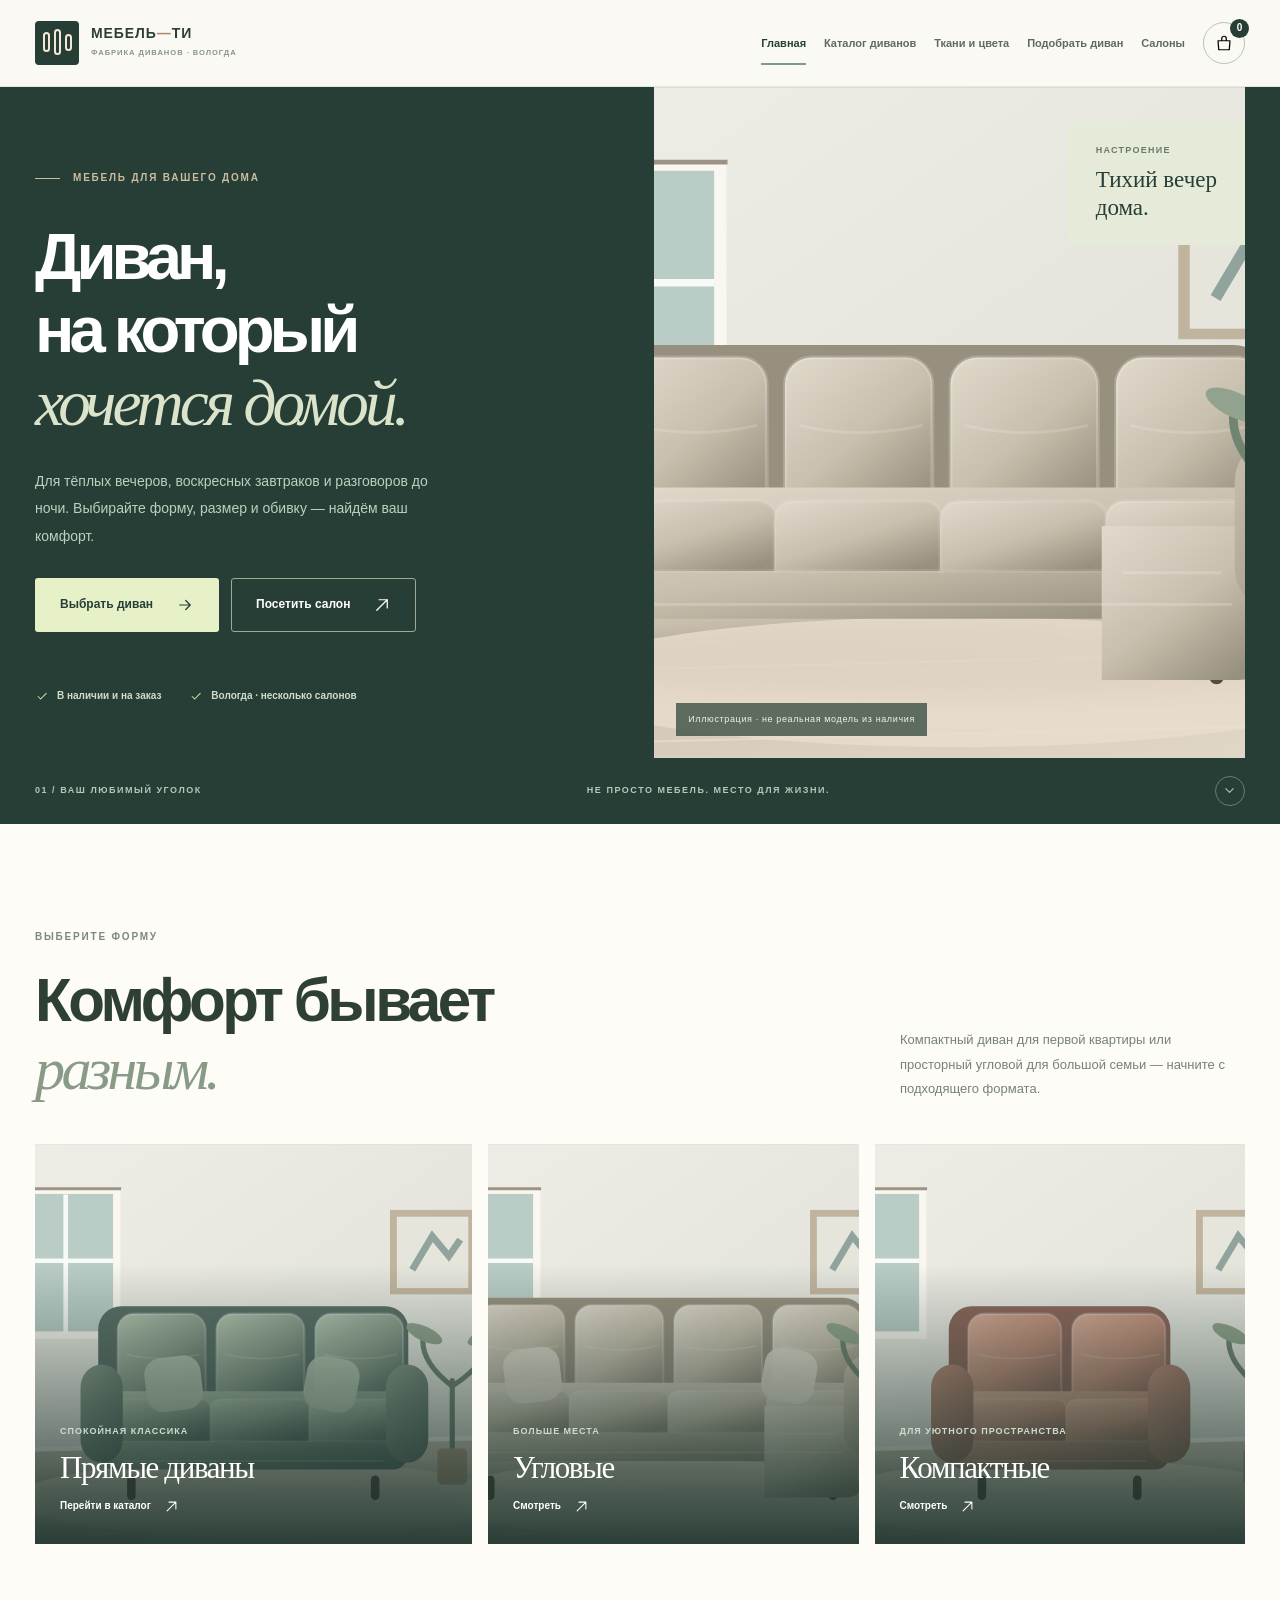
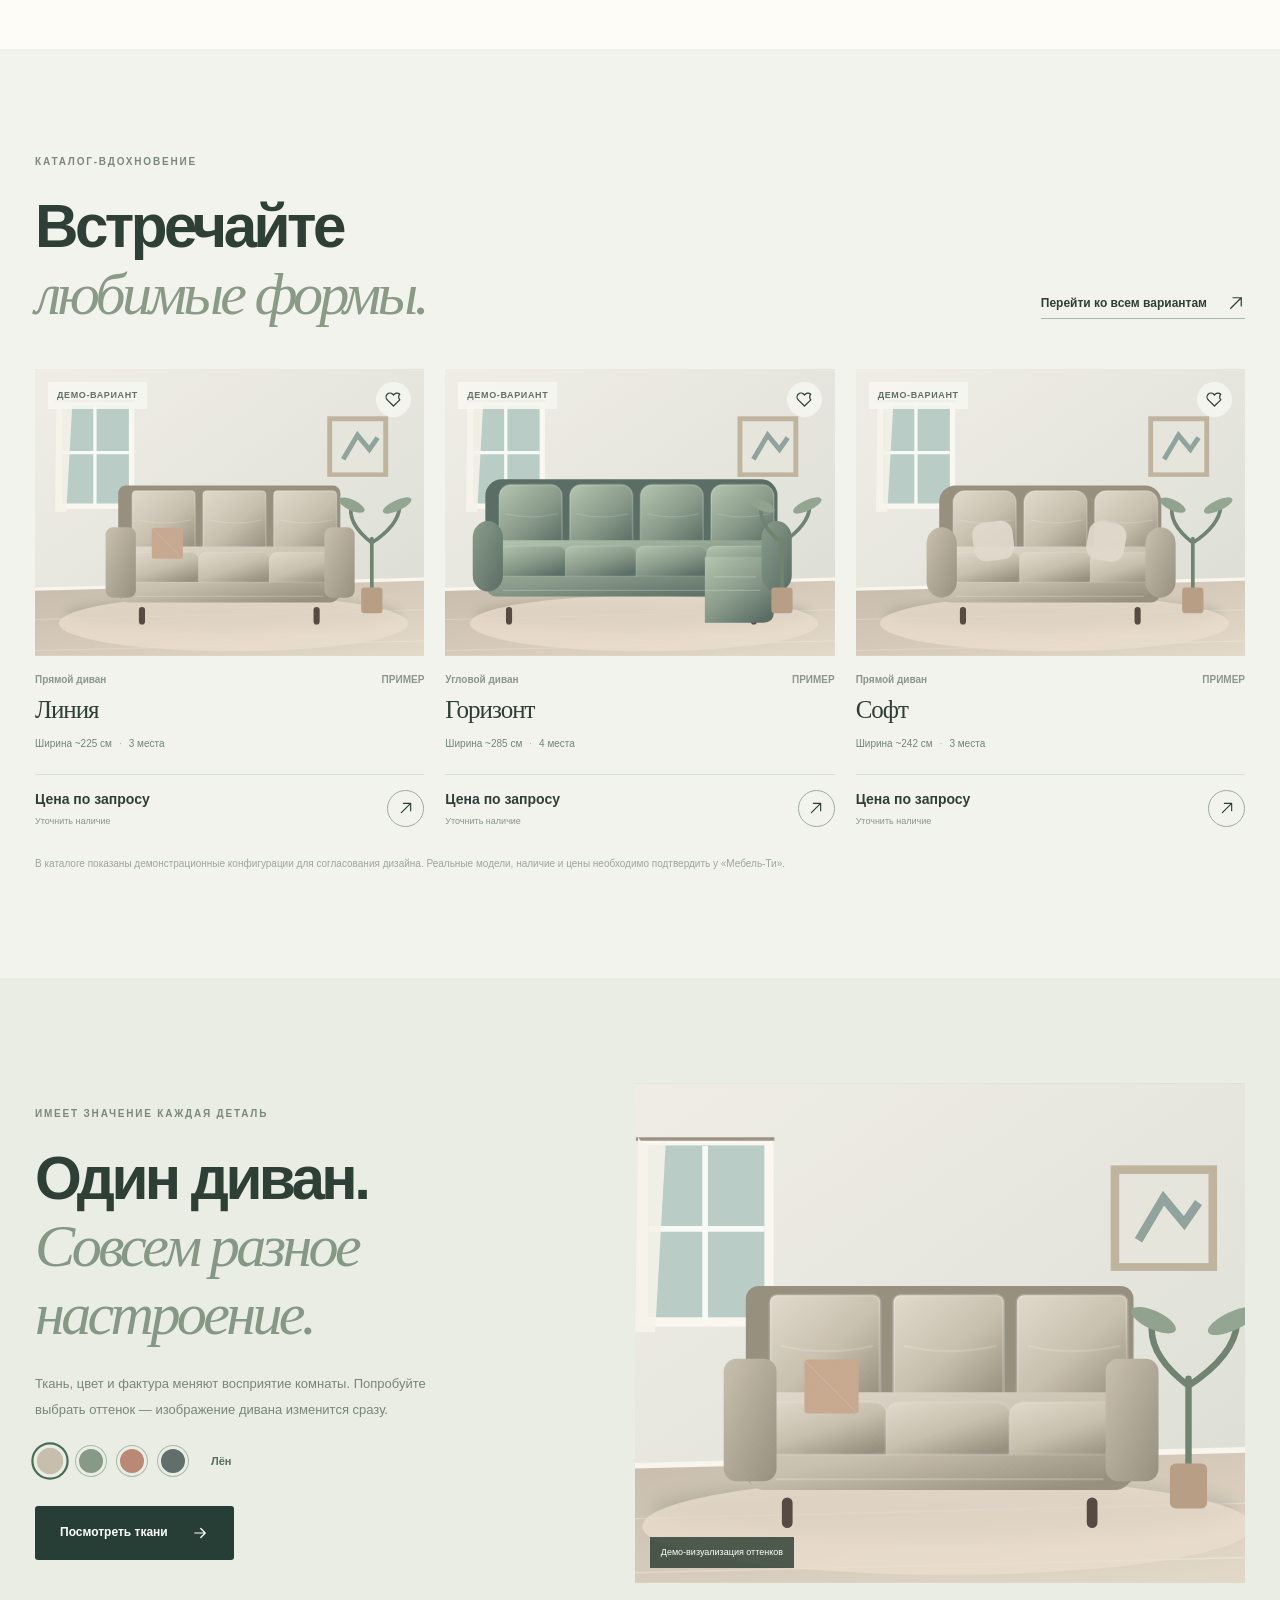
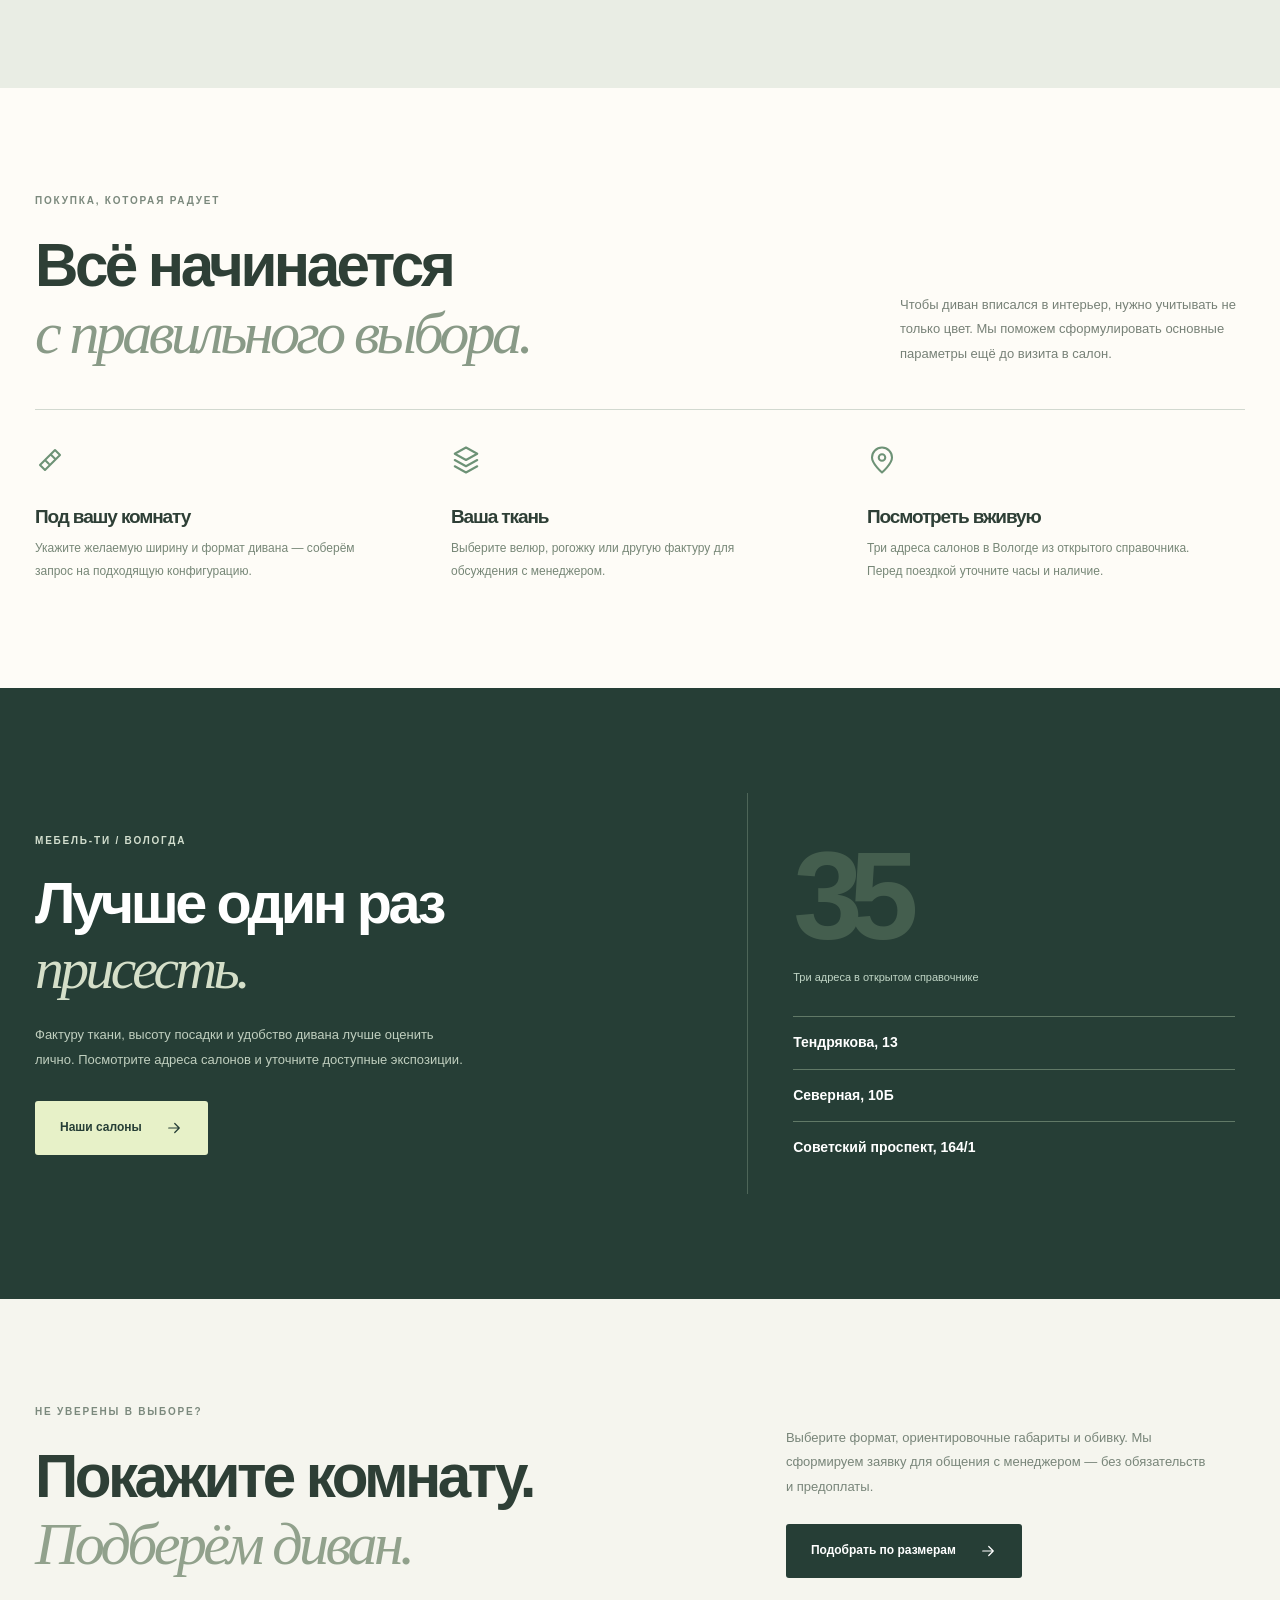
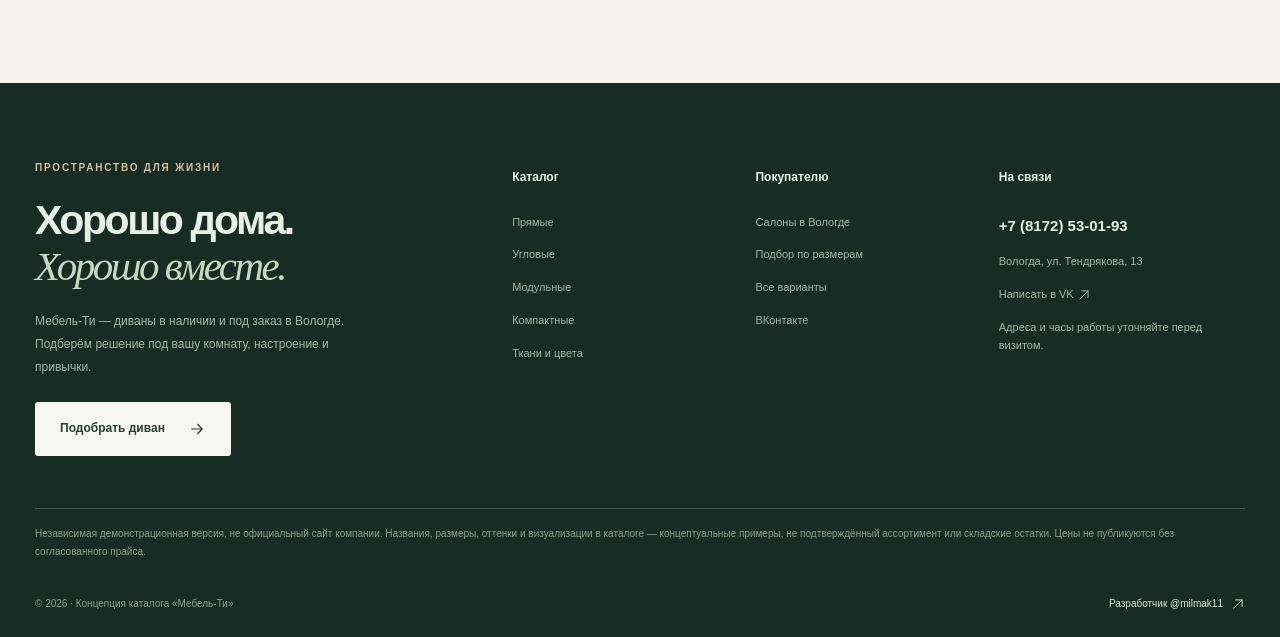
<file: index.html>
<!doctype html><html lang="ru"><head><meta charset="utf-8"><meta name="viewport" content="width=device-width,initial-scale=1"><meta name="robots" content="noindex,nofollow,noarchive"><meta name="theme-color" content="#263E36"><meta name="description" content="Мебель-Ти в Вологде — продажа диванов от производителя. Демонстрационная концепция каталога."><title>Диваны в наличии и на заказ — Мебель-Ти · Вологда</title><link rel="icon" href="assets/favicon.svg" type="image/svg+xml"><link rel="stylesheet" href="assets/style.css"></head><body data-page="index"><header class="header" id="header"><div class="wrap header-top"><a href="index.html" class="logo" aria-label="Мебель-Ти — главная"><span class="logo-icon"><span></span><span></span><span></span></span><span class="logo-text"><strong>МЕБЕЛЬ<span>—</span>ТИ</strong><small>ФАБРИКА ДИВАНОВ · ВОЛОГДА</small></span></a><nav class="desktop-nav" aria-label="Основное меню"><a class="current" href="index.html">Главная</a><a class="" href="catalog.html">Каталог диванов</a><a class="" href="fabrics.html">Ткани и цвета</a><a class="" href="order.html">Подобрать диван</a><a class="" href="showrooms.html">Салоны</a></nav><div class="header-tools"><a class="head-number" href="tel:+78172530193">+7 (8172) 53-01-93</a><button class="bag-toggle" id="bagToggle" type="button" aria-label="Открыть подборку диванов"><svg class="ico" viewBox="0 0 24 24" fill="none" stroke="currentColor" stroke-width="1.65" stroke-linecap="round" stroke-linejoin="round" aria-hidden="true"><path d="M4 9h16l-1 12H5L4 9ZM9 9V6a3 3 0 0 1 6 0v3"/></svg><span id="bagCount">0</span></button><button class="menu-toggle" id="menuToggle" type="button" aria-label="Открыть меню" aria-controls="mobileNav" aria-expanded="false"><svg class="ico" viewBox="0 0 24 24" fill="none" stroke="currentColor" stroke-width="1.65" stroke-linecap="round" stroke-linejoin="round" aria-hidden="true"><path d="M4 7h16M4 12h16M4 17h16"/></svg></button></div></div><nav id="mobileNav" class="mobile-nav" aria-label="Мобильное меню"><a class="current" href="index.html">Главная</a><a class="" href="catalog.html">Каталог диванов</a><a class="" href="fabrics.html">Ткани и цвета</a><a class="" href="order.html">Подобрать диван</a><a class="" href="showrooms.html">Салоны</a><a href="tel:+78172530193">Позвонить: +7 (8172) 53-01-93</a></nav></header><main><section class="hero"><div class="wrap hero-inner"><div class="hero-copy"><div class="eyebrow gold-line">МЕБЕЛЬ ДЛЯ ВАШЕГО ДОМА</div><h1>Диван,<br>на который<br><em>хочется домой.</em></h1><p>Для тёплых вечеров, воскресных завтраков и разговоров до ночи. Выбирайте форму, размер и обивку — найдём ваш комфорт.</p><div class="hero-actions"><a class="btn btn-lime" href="catalog.html">Выбрать диван<svg class="ico" viewBox="0 0 24 24" fill="none" stroke="currentColor" stroke-width="1.65" stroke-linecap="round" stroke-linejoin="round" aria-hidden="true"><path d="M5 12h14m-6-6 6 6-6 6"/></svg></a><a class="btn btn-hero-outline" href="showrooms.html">Посетить салон<svg class="ico" viewBox="0 0 24 24" fill="none" stroke="currentColor" stroke-width="1.65" stroke-linecap="round" stroke-linejoin="round" aria-hidden="true"><path d="M5 19 19 5M8 5h11v11"/></svg></a></div><div class="hero-bottom-facts"><span><svg class="ico" viewBox="0 0 24 24" fill="none" stroke="currentColor" stroke-width="1.65" stroke-linecap="round" stroke-linejoin="round" aria-hidden="true"><path d="m5 12 4 4 9-9"/></svg> В наличии и на заказ</span><span><svg class="ico" viewBox="0 0 24 24" fill="none" stroke="currentColor" stroke-width="1.65" stroke-linecap="round" stroke-linejoin="round" aria-hidden="true"><path d="m5 12 4 4 9-9"/></svg> Вологда · несколько салонов</span></div></div><div class="hero-art"><img src="assets/scenes/horizon-ivory.svg" alt="Авторский эскиз просторного углового дивана" fetchpriority="high"><div class="hero-art-badge"><span>НАСТРОЕНИЕ</span><strong>Тихий вечер<br>дома.</strong></div><span class="image-note">Иллюстрация · не реальная модель из наличия</span></div></div><div class="wrap hero-subline"><span>01 / ВАШ ЛЮБИМЫЙ УГОЛОК</span><span>НЕ ПРОСТО МЕБЕЛЬ. МЕСТО ДЛЯ ЖИЗНИ.</span><a href="#directions" aria-label="К направлениям"><svg class="ico" viewBox="0 0 24 24" fill="none" stroke="currentColor" stroke-width="1.65" stroke-linecap="round" stroke-linejoin="round" aria-hidden="true"><path d="m6 9 6 6 6-6"/></svg></a></div></section>
<section class="section categories" id="directions"><div class="wrap"><div class="section-top"><div><div class="overline">ВЫБЕРИТЕ ФОРМУ</div><h2>Комфорт бывает<br><em>разным.</em></h2></div><p>Компактный диван для первой квартиры или просторный угловой для большой семьи — начните с подходящего формата.</p></div><div class="category-cards"><a class="category-card cat-large" href="catalog.html?type=straight"><img src="assets/scenes/soft-sage.svg" alt="Иллюстрация прямого дивана"><div class="category-content"><small>СПОКОЙНАЯ КЛАССИКА</small><h3>Прямые диваны</h3><span>Перейти в каталог <svg class="ico" viewBox="0 0 24 24" fill="none" stroke="currentColor" stroke-width="1.65" stroke-linecap="round" stroke-linejoin="round" aria-hidden="true"><path d="M5 19 19 5M8 5h11v11"/></svg></span></div></a><a class="category-card" href="catalog.html?type=corner"><img src="assets/scenes/cloud-ivory.svg" alt="Иллюстрация углового дивана"><div class="category-content"><small>БОЛЬШЕ МЕСТА</small><h3>Угловые</h3><span>Смотреть <svg class="ico" viewBox="0 0 24 24" fill="none" stroke="currentColor" stroke-width="1.65" stroke-linecap="round" stroke-linejoin="round" aria-hidden="true"><path d="M5 19 19 5M8 5h11v11"/></svg></span></div></a><a class="category-card" href="catalog.html?type=compact"><img src="assets/scenes/mini-terracotta.svg" alt="Иллюстрация небольшого дивана"><div class="category-content"><small>ДЛЯ УЮТНОГО ПРОСТРАНСТВА</small><h3>Компактные</h3><span>Смотреть <svg class="ico" viewBox="0 0 24 24" fill="none" stroke="currentColor" stroke-width="1.65" stroke-linecap="round" stroke-linejoin="round" aria-hidden="true"><path d="M5 19 19 5M8 5h11v11"/></svg></span></div></a></div></div></section>
<section class="section feature-products"><div class="wrap"><div class="section-top compact-bottom"><div><div class="overline">КАТАЛОГ-ВДОХНОВЕНИЕ</div><h2>Встречайте<br><em>любимые формы.</em></h2></div><a class="text-link" href="catalog.html">Перейти ко всем вариантам<svg class="ico" viewBox="0 0 24 24" fill="none" stroke="currentColor" stroke-width="1.65" stroke-linecap="round" stroke-linejoin="round" aria-hidden="true"><path d="M5 19 19 5M8 5h11v11"/></svg></a></div><div class="product-grid featured-grid" id="featuredGrid"></div><div class="catalog-disclaimer">В каталоге показаны демонстрационные конфигурации для согласования дизайна. Реальные модели, наличие и цены необходимо подтвердить у «Мебель-Ти».</div></div></section>
<section class="section palette-section"><div class="wrap palette-grid"><div class="palette-text"><div class="overline">ИМЕЕТ ЗНАЧЕНИЕ КАЖДАЯ ДЕТАЛЬ</div><h2>Один диван.<br><em>Совсем разное настроение.</em></h2><p>Ткань, цвет и фактура меняют восприятие комнаты. Попробуйте выбрать оттенок — изображение дивана изменится сразу.</p><div class="palette-buttons" id="heroPalette"><button class="palette-dot selected" data-palette="ivory" style="--color:#C7BEAC" aria-label="Лён" title="Лён" type="button"></button><button class="palette-dot" data-palette="sage" style="--color:#879987" aria-label="Шалфей" title="Шалфей" type="button"></button><button class="palette-dot" data-palette="terracotta" style="--color:#BA8874" aria-label="Терракота" title="Терракота" type="button"></button><button class="palette-dot" data-palette="graphite" style="--color:#616E6C" aria-label="Графит" title="Графит" type="button"></button><span class="palette-name" id="heroPaletteName">Лён</span></div><a class="btn btn-primary" href="fabrics.html">Посмотреть ткани<svg class="ico" viewBox="0 0 24 24" fill="none" stroke="currentColor" stroke-width="1.65" stroke-linecap="round" stroke-linejoin="round" aria-hidden="true"><path d="M5 12h14m-6-6 6 6-6 6"/></svg></a></div><div class="palette-photo"><img id="heroPaletteImg" src="assets/scenes/line-ivory.svg" alt="Эскиз прямого дивана в обивке цвета лён"><span class="art-note">Демо-визуализация оттенков</span></div></div></section>
<section class="section why-section"><div class="wrap"><div class="section-top"><div><div class="overline">ПОКУПКА, КОТОРАЯ РАДУЕТ</div><h2>Всё начинается<br><em>с правильного выбора.</em></h2></div><p>Чтобы диван вписался в интерьер, нужно учитывать не только цвет. Мы поможем сформулировать основные параметры ещё до визита в салон.</p></div><div class="advantages"><div class="advantage"><svg class="ico" viewBox="0 0 24 24" fill="none" stroke="currentColor" stroke-width="1.65" stroke-linecap="round" stroke-linejoin="round" aria-hidden="true"><path d="m4 16 12-12 4 4L8 20l-4-4ZM8 12l3 3m2-7 3 3"/></svg><h3>Под вашу комнату</h3><p>Укажите желаемую ширину и формат дивана — соберём запрос на подходящую конфигурацию.</p></div><div class="advantage"><svg class="ico" viewBox="0 0 24 24" fill="none" stroke="currentColor" stroke-width="1.65" stroke-linecap="round" stroke-linejoin="round" aria-hidden="true"><path d="m12 2 9 5-9 5-9-5 9-5ZM3 12l9 5 9-5M3 17l9 5 9-5"/></svg><h3>Ваша ткань</h3><p>Выберите велюр, рогожку или другую фактуру для обсуждения с менеджером.</p></div><div class="advantage"><svg class="ico" viewBox="0 0 24 24" fill="none" stroke="currentColor" stroke-width="1.65" stroke-linecap="round" stroke-linejoin="round" aria-hidden="true"><path d="M20 10c0 5-8 12-8 12S4 15 4 10a8 8 0 1 1 16 0Z"/><circle cx="12" cy="10" r="2.6"/></svg><h3>Посмотреть вживую</h3><p>Три адреса салонов в Вологде из открытого справочника. Перед поездкой уточните часы и наличие.</p></div></div></div></section>
<section class="section showroom-preview"><div class="wrap store-split"><div class="store-copy"><div class="overline light">МЕБЕЛЬ-Ти / ВОЛОГДА</div><h2>Лучше один раз<br><em>присесть.</em></h2><p>Фактуру ткани, высоту посадки и удобство дивана лучше оценить лично. Посмотрите адреса салонов и уточните доступные экспозиции.</p><a class="btn btn-lime" href="showrooms.html">Наши салоны<svg class="ico" viewBox="0 0 24 24" fill="none" stroke="currentColor" stroke-width="1.65" stroke-linecap="round" stroke-linejoin="round" aria-hidden="true"><path d="M5 12h14m-6-6 6 6-6 6"/></svg></a></div><div class="store-side"><span class="store-outline">35</span><p>Три адреса в открытом справочнике</p><div><strong>Тендрякова, 13</strong><strong>Северная, 10Б</strong><strong>Советский проспект, 164/1</strong></div></div></div></section>
<section class="section final-question"><div class="wrap final-grid"><div><div class="overline">НЕ УВЕРЕНЫ В ВЫБОРЕ?</div><h2>Покажите комнату.<br><em>Подберём диван.</em></h2></div><div><p>Выберите формат, ориентировочные габариты и обивку. Мы сформируем заявку для общения с менеджером — без обязательств и предоплаты.</p><a class="btn btn-primary" href="order.html">Подобрать по размерам<svg class="ico" viewBox="0 0 24 24" fill="none" stroke="currentColor" stroke-width="1.65" stroke-linecap="round" stroke-linejoin="round" aria-hidden="true"><path d="M5 12h14m-6-6 6 6-6 6"/></svg></a></div></div></section></main><footer class="footer"><div class="wrap"><div class="footer-grid"><div class="footer-brand"><div class="overline gold">ПРОСТРАНСТВО ДЛЯ ЖИЗНИ</div><h2>Хорошо дома.<br><em>Хорошо вместе.</em></h2><p>Мебель-Ти — диваны в наличии и под заказ в Вологде. Подберём решение под вашу комнату, настроение и привычки.</p><a class="btn btn-light" href="order.html">Подобрать диван<svg class="ico" viewBox="0 0 24 24" fill="none" stroke="currentColor" stroke-width="1.65" stroke-linecap="round" stroke-linejoin="round" aria-hidden="true"><path d="M5 12h14m-6-6 6 6-6 6"/></svg></a></div><div class="footer-links"><strong>Каталог</strong><a href="catalog.html?type=straight">Прямые</a><a href="catalog.html?type=corner">Угловые</a><a href="catalog.html?type=modular">Модульные</a><a href="catalog.html?type=compact">Компактные</a><a href="fabrics.html">Ткани и цвета</a></div><div class="footer-links"><strong>Покупателю</strong><a href="showrooms.html">Салоны в Вологде</a><a href="order.html">Подбор по размерам</a><a href="catalog.html">Все варианты</a><a href="https://vk.com/mebelti35" target="_blank" rel="noopener noreferrer">ВКонтакте</a></div><div class="footer-links"><strong>На связи</strong><a class="footer-phone" href="tel:+78172530193">+7 (8172) 53-01-93</a><span>Вологда, ул. Тендрякова, 13</span><a href="https://vk.me/mebelti35" target="_blank" rel="noopener noreferrer">Написать в VK <svg class="ico" viewBox="0 0 24 24" fill="none" stroke="currentColor" stroke-width="1.65" stroke-linecap="round" stroke-linejoin="round" aria-hidden="true"><path d="M5 19 19 5M8 5h11v11"/></svg></a><span>Адреса и часы работы уточняйте перед визитом.</span></div></div><div class="footer-disclaimer">Независимая демонстрационная версия, не официальный сайт компании. Названия, размеры, оттенки и визуализации в каталоге — концептуальные примеры, не подтверждённый ассортимент или складские остатки. Цены не публикуются без согласованного прайса.</div><div class="footer-bottom"><span>© 2026 · Концепция каталога «Мебель-Ти»</span><a href="https://t.me/milmak11" target="_blank" rel="noopener noreferrer">Разработчик @milmak11 <svg class="ico" viewBox="0 0 24 24" fill="none" stroke="currentColor" stroke-width="1.65" stroke-linecap="round" stroke-linejoin="round" aria-hidden="true"><path d="M5 19 19 5M8 5h11v11"/></svg></a></div></div></footer><div class="toast" id="toast" role="status" aria-live="polite"></div><div class="drawer-backdrop" id="drawerBackdrop" hidden></div><aside class="bag-drawer" id="bagDrawer" aria-label="Моя подборка диванов" aria-hidden="true"><div class="drawer-top"><div><span class="overline">ВАША ПОДБОРКА</span><h3>Диваны, которые понравились</h3></div><button class="drawer-close" id="drawerClose" type="button" aria-label="Закрыть подборку"><svg class="ico" viewBox="0 0 24 24" fill="none" stroke="currentColor" stroke-width="1.65" stroke-linecap="round" stroke-linejoin="round" aria-hidden="true"><path d="M5 5l14 14M19 5 5 19"/></svg></button></div><p class="drawer-subtitle">Сохраните несколько вариантов и отправьте один запрос менеджеру. Наличие, размеры и стоимость он уточнит.</p><div class="drawer-items" id="drawerItems"></div><div class="drawer-actions"><button type="button" class="btn btn-primary" id="copyBag"><svg class="ico" viewBox="0 0 24 24" fill="none" stroke="currentColor" stroke-width="1.65" stroke-linecap="round" stroke-linejoin="round" aria-hidden="true"><rect x="8" y="8" width="13" height="13" rx="2"/><path d="M16 8V5a2 2 0 0 0-2-2H5a2 2 0 0 0-2 2v9a2 2 0 0 0 2 2h3"/></svg> Скопировать список</button><a class="btn btn-outline" href="https://vk.me/mebelti35" target="_blank" rel="noopener noreferrer">Открыть VK <svg class="ico" viewBox="0 0 24 24" fill="none" stroke="currentColor" stroke-width="1.65" stroke-linecap="round" stroke-linejoin="round" aria-hidden="true"><path d="M5 19 19 5M8 5h11v11"/></svg></a></div></aside><dialog id="productDialog" class="product-dialog" aria-label="Конфигурация дивана"><button class="dialog-close" id="dialogClose" type="button" aria-label="Закрыть"><svg class="ico" viewBox="0 0 24 24" fill="none" stroke="currentColor" stroke-width="1.65" stroke-linecap="round" stroke-linejoin="round" aria-hidden="true"><path d="M5 5l14 14M19 5 5 19"/></svg></button><div id="dialogContent"></div></dialog><script src="assets/data.js"></script><script src="assets/app.js"></script></body></html>
</file>
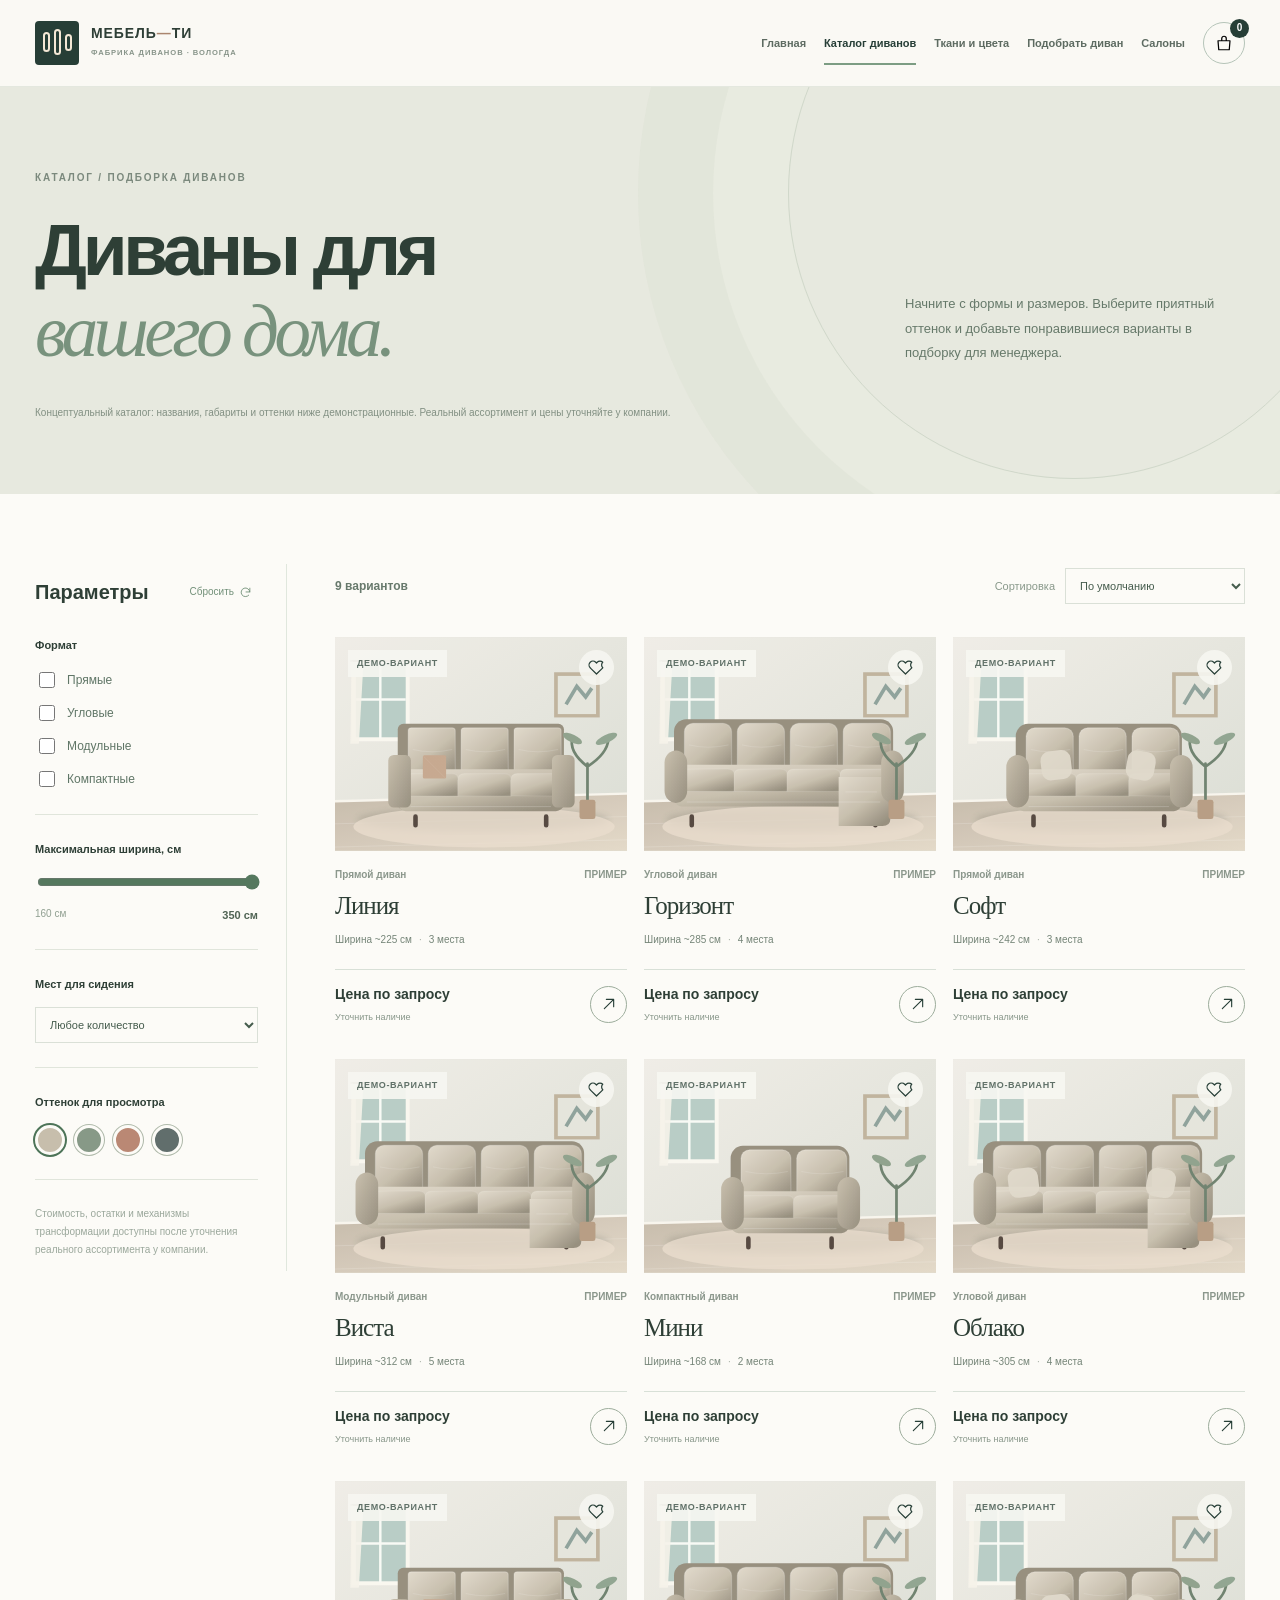
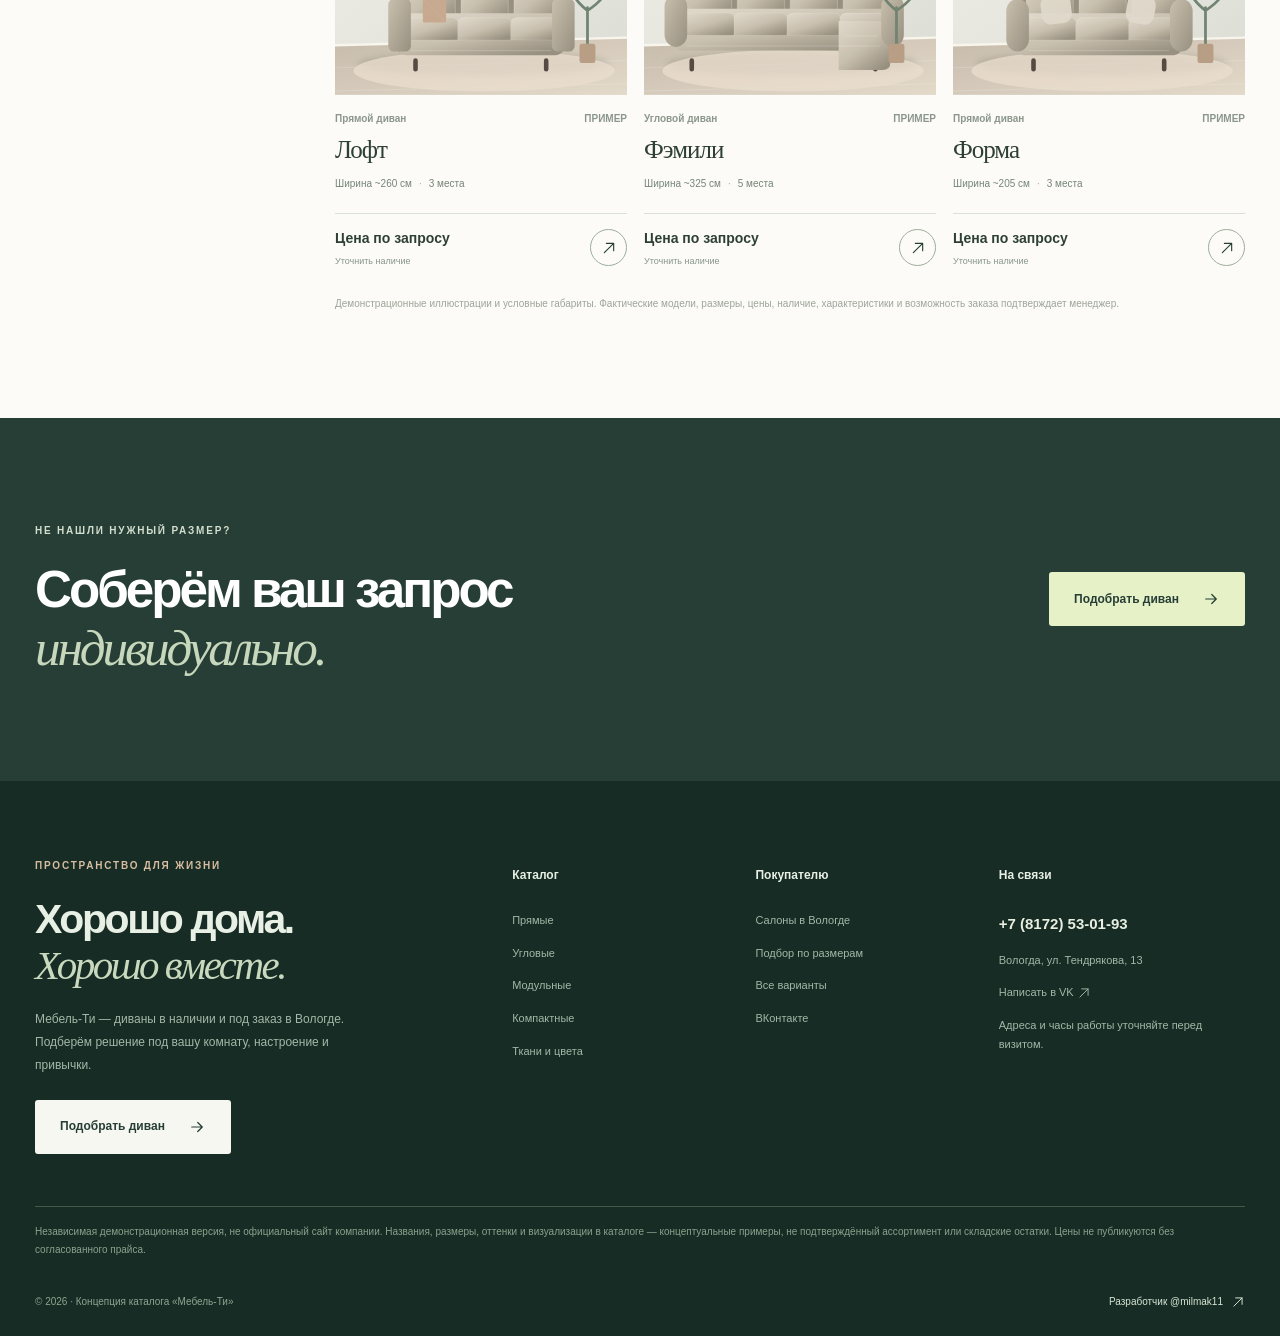
<file: catalog.html>
<!doctype html><html lang="ru"><head><meta charset="utf-8"><meta name="viewport" content="width=device-width,initial-scale=1"><meta name="robots" content="noindex,nofollow,noarchive"><meta name="theme-color" content="#263E36"><meta name="description" content="Подберите формат дивана, размер и цвет обивки. Концептуальный каталог Мебель-Ти."><title>Каталог диванов — Мебель-Ти · Вологда</title><link rel="icon" href="assets/favicon.svg" type="image/svg+xml"><link rel="stylesheet" href="assets/style.css"></head><body data-page="catalog"><header class="header" id="header"><div class="wrap header-top"><a href="index.html" class="logo" aria-label="Мебель-Ти — главная"><span class="logo-icon"><span></span><span></span><span></span></span><span class="logo-text"><strong>МЕБЕЛЬ<span>—</span>ТИ</strong><small>ФАБРИКА ДИВАНОВ · ВОЛОГДА</small></span></a><nav class="desktop-nav" aria-label="Основное меню"><a class="" href="index.html">Главная</a><a class="current" href="catalog.html">Каталог диванов</a><a class="" href="fabrics.html">Ткани и цвета</a><a class="" href="order.html">Подобрать диван</a><a class="" href="showrooms.html">Салоны</a></nav><div class="header-tools"><a class="head-number" href="tel:+78172530193">+7 (8172) 53-01-93</a><button class="bag-toggle" id="bagToggle" type="button" aria-label="Открыть подборку диванов"><svg class="ico" viewBox="0 0 24 24" fill="none" stroke="currentColor" stroke-width="1.65" stroke-linecap="round" stroke-linejoin="round" aria-hidden="true"><path d="M4 9h16l-1 12H5L4 9ZM9 9V6a3 3 0 0 1 6 0v3"/></svg><span id="bagCount">0</span></button><button class="menu-toggle" id="menuToggle" type="button" aria-label="Открыть меню" aria-controls="mobileNav" aria-expanded="false"><svg class="ico" viewBox="0 0 24 24" fill="none" stroke="currentColor" stroke-width="1.65" stroke-linecap="round" stroke-linejoin="round" aria-hidden="true"><path d="M4 7h16M4 12h16M4 17h16"/></svg></button></div></div><nav id="mobileNav" class="mobile-nav" aria-label="Мобильное меню"><a class="" href="index.html">Главная</a><a class="current" href="catalog.html">Каталог диванов</a><a class="" href="fabrics.html">Ткани и цвета</a><a class="" href="order.html">Подобрать диван</a><a class="" href="showrooms.html">Салоны</a><a href="tel:+78172530193">Позвонить: +7 (8172) 53-01-93</a></nav></header><main><section class="page-head catalog-head"><div class="wrap"><div class="overline">КАТАЛОГ / ПОДБОРКА ДИВАНОВ</div><div class="page-head-row"><h1>Диваны для<br><em>вашего дома.</em></h1><p>Начните с формы и размеров. Выберите приятный оттенок и добавьте понравившиеся варианты в подборку для менеджера.</p></div><p class="demo-notice">Концептуальный каталог: названия, габариты и оттенки ниже демонстрационные. Реальный ассортимент и цены уточняйте у компании.</p></div></section><section class="section catalog-section"><div class="wrap"><div class="catalog-layout"><aside class="filter-panel" id="filterPanel"><div class="filter-top"><strong>Параметры</strong><button id="resetFilters" type="button">Сбросить <svg class="ico" viewBox="0 0 24 24" fill="none" stroke="currentColor" stroke-width="1.65" stroke-linecap="round" stroke-linejoin="round" aria-hidden="true"><path d="M20 11a8 8 0 1 0-2 6M20 4v7h-7"/></svg></button></div><div class="filter-set"><strong>Формат</strong><div class="filter-checks"><label><input name="type" type="checkbox" value="straight"><span>Прямые</span></label><label><input name="type" type="checkbox" value="corner"><span>Угловые</span></label><label><input name="type" type="checkbox" value="modular"><span>Модульные</span></label><label><input name="type" type="checkbox" value="compact"><span>Компактные</span></label></div></div><div class="filter-set"><strong>Максимальная ширина, см</strong><input type="range" id="maxWidth" min="160" max="350" value="350" step="5"/><div class="filter-range-labels"><span>160 см</span><b id="maxWidthLabel">350 см</b></div></div><div class="filter-set"><strong>Мест для сидения</strong><select id="seatFilter"><option value="all">Любое количество</option><option value="2">До 2 мест</option><option value="3">До 3 мест</option><option value="4">До 4 мест</option><option value="5">5 мест</option></select></div><div class="filter-set"><strong>Оттенок для просмотра</strong><div class="filter-colors" id="filterColors"><button data-c="ivory" class="active" style="--sw:#C7BEAC" title="Лён" aria-label="Лён" type="button"></button><button data-c="sage" style="--sw:#879987" title="Шалфей" aria-label="Шалфей" type="button"></button><button data-c="terracotta" style="--sw:#BA8874" title="Терракота" aria-label="Терракота" type="button"></button><button data-c="graphite" style="--sw:#616E6C" title="Графит" aria-label="Графит" type="button"></button></div></div><div class="filter-help">Стоимость, остатки и механизмы трансформации доступны после уточнения реального ассортимента у компании.</div></aside><div class="catalog-main"><div class="catalog-toolbar"><button id="mobileFilters" class="mobile-filters" type="button"><svg class="ico" viewBox="0 0 24 24" fill="none" stroke="currentColor" stroke-width="1.65" stroke-linecap="round" stroke-linejoin="round" aria-hidden="true"><path d="M4 7h16M7 12h10M10 17h4"/></svg> Фильтры</button><span id="catalogCount">9 вариантов</span><label>Сортировка<select id="sortSelect"><option value="default">По умолчанию</option><option value="widthAsc">Сначала компактные</option><option value="widthDesc">Сначала большие</option></select></label></div><div class="product-grid catalog-products" id="catalogGrid"></div><div id="catalogEmpty" class="catalog-empty" hidden>По выбранным параметрам вариантов нет. Попробуйте увеличить ширину или изменить категорию.<button type="button" id="emptyReset">Сбросить фильтры</button></div><div class="catalog-fine">Демонстрационные иллюстрации и условные габариты. Фактические модели, размеры, цены, наличие, характеристики и возможность заказа подтверждает менеджер.</div></div></div></div></section><section class="section tiny-cta"><div class="wrap tiny-cta-inner"><div><div class="overline light">НЕ НАШЛИ НУЖНЫЙ РАЗМЕР?</div><h2>Соберём ваш запрос<br><em>индивидуально.</em></h2></div><a class="btn btn-lime" href="order.html">Подобрать диван<svg class="ico" viewBox="0 0 24 24" fill="none" stroke="currentColor" stroke-width="1.65" stroke-linecap="round" stroke-linejoin="round" aria-hidden="true"><path d="M5 12h14m-6-6 6 6-6 6"/></svg></a></div></section></main><footer class="footer"><div class="wrap"><div class="footer-grid"><div class="footer-brand"><div class="overline gold">ПРОСТРАНСТВО ДЛЯ ЖИЗНИ</div><h2>Хорошо дома.<br><em>Хорошо вместе.</em></h2><p>Мебель-Ти — диваны в наличии и под заказ в Вологде. Подберём решение под вашу комнату, настроение и привычки.</p><a class="btn btn-light" href="order.html">Подобрать диван<svg class="ico" viewBox="0 0 24 24" fill="none" stroke="currentColor" stroke-width="1.65" stroke-linecap="round" stroke-linejoin="round" aria-hidden="true"><path d="M5 12h14m-6-6 6 6-6 6"/></svg></a></div><div class="footer-links"><strong>Каталог</strong><a href="catalog.html?type=straight">Прямые</a><a href="catalog.html?type=corner">Угловые</a><a href="catalog.html?type=modular">Модульные</a><a href="catalog.html?type=compact">Компактные</a><a href="fabrics.html">Ткани и цвета</a></div><div class="footer-links"><strong>Покупателю</strong><a href="showrooms.html">Салоны в Вологде</a><a href="order.html">Подбор по размерам</a><a href="catalog.html">Все варианты</a><a href="https://vk.com/mebelti35" target="_blank" rel="noopener noreferrer">ВКонтакте</a></div><div class="footer-links"><strong>На связи</strong><a class="footer-phone" href="tel:+78172530193">+7 (8172) 53-01-93</a><span>Вологда, ул. Тендрякова, 13</span><a href="https://vk.me/mebelti35" target="_blank" rel="noopener noreferrer">Написать в VK <svg class="ico" viewBox="0 0 24 24" fill="none" stroke="currentColor" stroke-width="1.65" stroke-linecap="round" stroke-linejoin="round" aria-hidden="true"><path d="M5 19 19 5M8 5h11v11"/></svg></a><span>Адреса и часы работы уточняйте перед визитом.</span></div></div><div class="footer-disclaimer">Независимая демонстрационная версия, не официальный сайт компании. Названия, размеры, оттенки и визуализации в каталоге — концептуальные примеры, не подтверждённый ассортимент или складские остатки. Цены не публикуются без согласованного прайса.</div><div class="footer-bottom"><span>© 2026 · Концепция каталога «Мебель-Ти»</span><a href="https://t.me/milmak11" target="_blank" rel="noopener noreferrer">Разработчик @milmak11 <svg class="ico" viewBox="0 0 24 24" fill="none" stroke="currentColor" stroke-width="1.65" stroke-linecap="round" stroke-linejoin="round" aria-hidden="true"><path d="M5 19 19 5M8 5h11v11"/></svg></a></div></div></footer><div class="toast" id="toast" role="status" aria-live="polite"></div><div class="drawer-backdrop" id="drawerBackdrop" hidden></div><aside class="bag-drawer" id="bagDrawer" aria-label="Моя подборка диванов" aria-hidden="true"><div class="drawer-top"><div><span class="overline">ВАША ПОДБОРКА</span><h3>Диваны, которые понравились</h3></div><button class="drawer-close" id="drawerClose" type="button" aria-label="Закрыть подборку"><svg class="ico" viewBox="0 0 24 24" fill="none" stroke="currentColor" stroke-width="1.65" stroke-linecap="round" stroke-linejoin="round" aria-hidden="true"><path d="M5 5l14 14M19 5 5 19"/></svg></button></div><p class="drawer-subtitle">Сохраните несколько вариантов и отправьте один запрос менеджеру. Наличие, размеры и стоимость он уточнит.</p><div class="drawer-items" id="drawerItems"></div><div class="drawer-actions"><button type="button" class="btn btn-primary" id="copyBag"><svg class="ico" viewBox="0 0 24 24" fill="none" stroke="currentColor" stroke-width="1.65" stroke-linecap="round" stroke-linejoin="round" aria-hidden="true"><rect x="8" y="8" width="13" height="13" rx="2"/><path d="M16 8V5a2 2 0 0 0-2-2H5a2 2 0 0 0-2 2v9a2 2 0 0 0 2 2h3"/></svg> Скопировать список</button><a class="btn btn-outline" href="https://vk.me/mebelti35" target="_blank" rel="noopener noreferrer">Открыть VK <svg class="ico" viewBox="0 0 24 24" fill="none" stroke="currentColor" stroke-width="1.65" stroke-linecap="round" stroke-linejoin="round" aria-hidden="true"><path d="M5 19 19 5M8 5h11v11"/></svg></a></div></aside><dialog id="productDialog" class="product-dialog" aria-label="Конфигурация дивана"><button class="dialog-close" id="dialogClose" type="button" aria-label="Закрыть"><svg class="ico" viewBox="0 0 24 24" fill="none" stroke="currentColor" stroke-width="1.65" stroke-linecap="round" stroke-linejoin="round" aria-hidden="true"><path d="M5 5l14 14M19 5 5 19"/></svg></button><div id="dialogContent"></div></dialog><script src="assets/data.js"></script><script src="assets/app.js"></script></body></html>
</file>
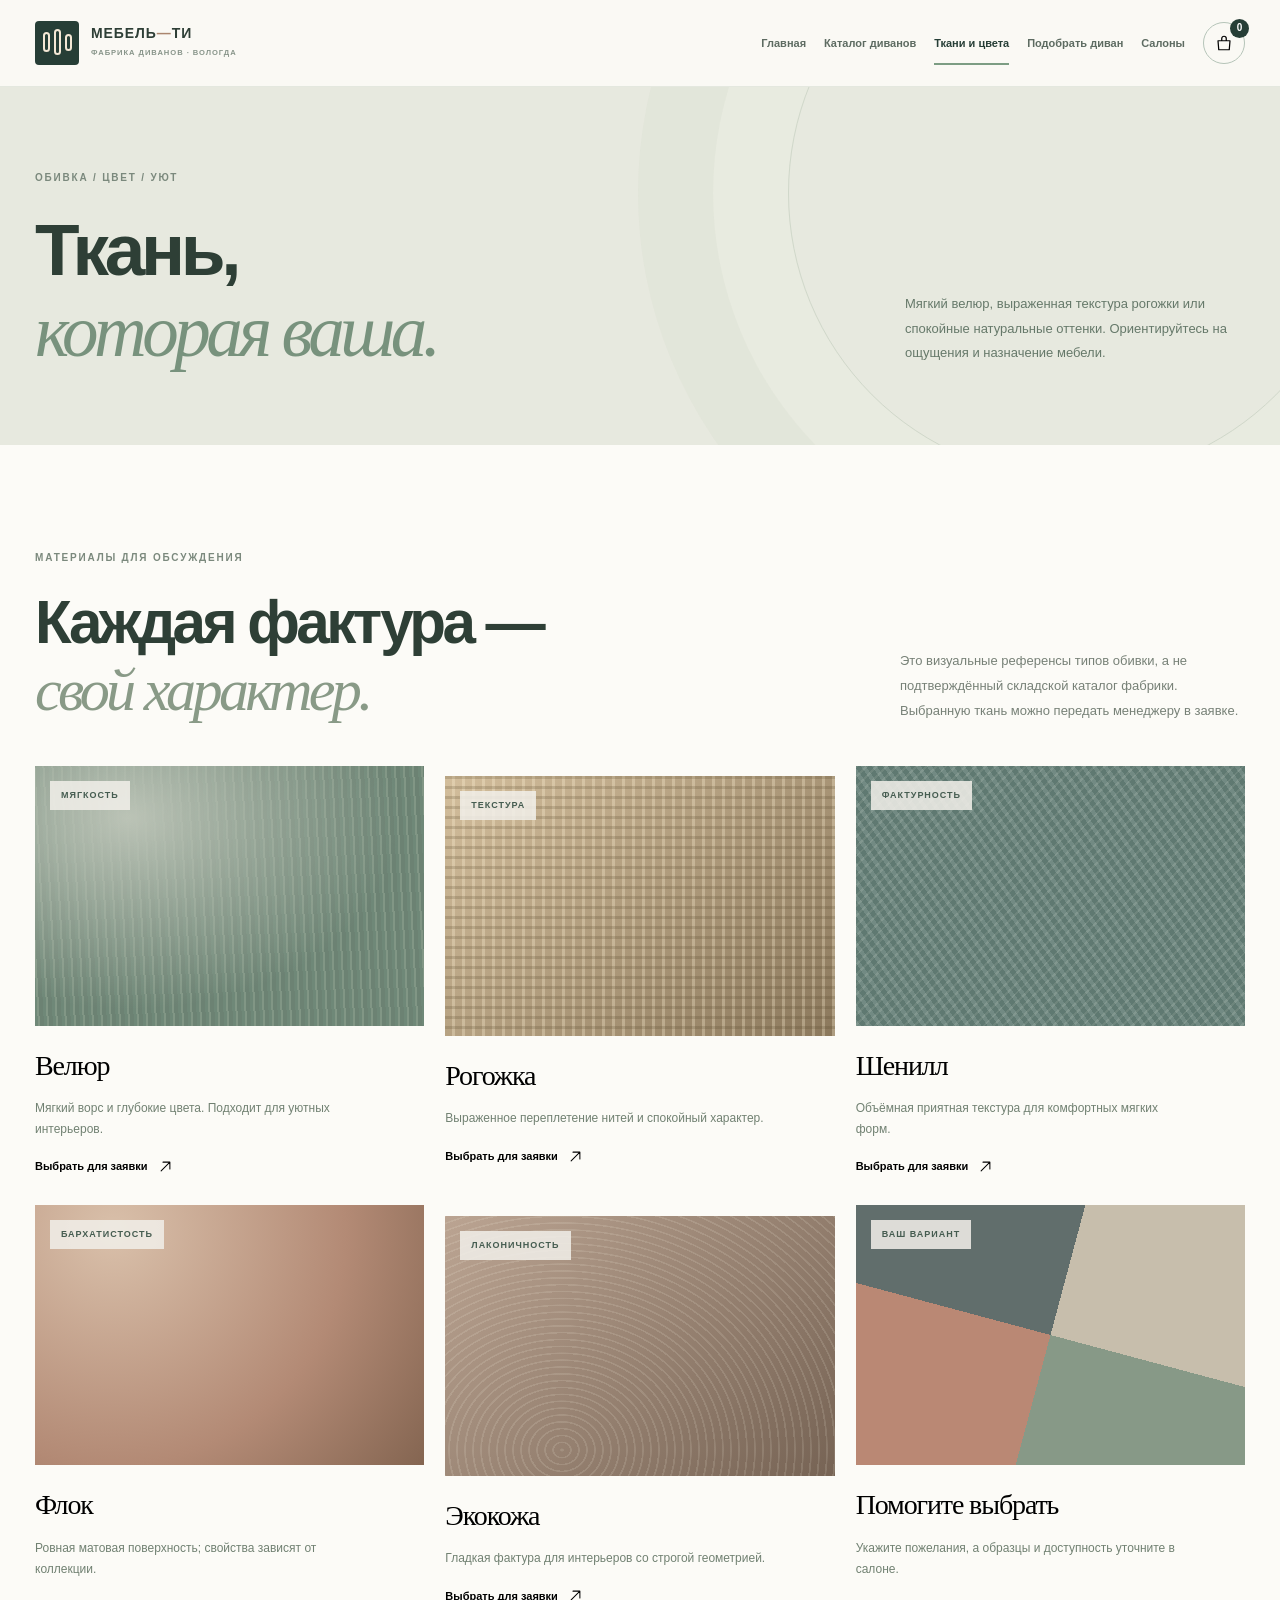
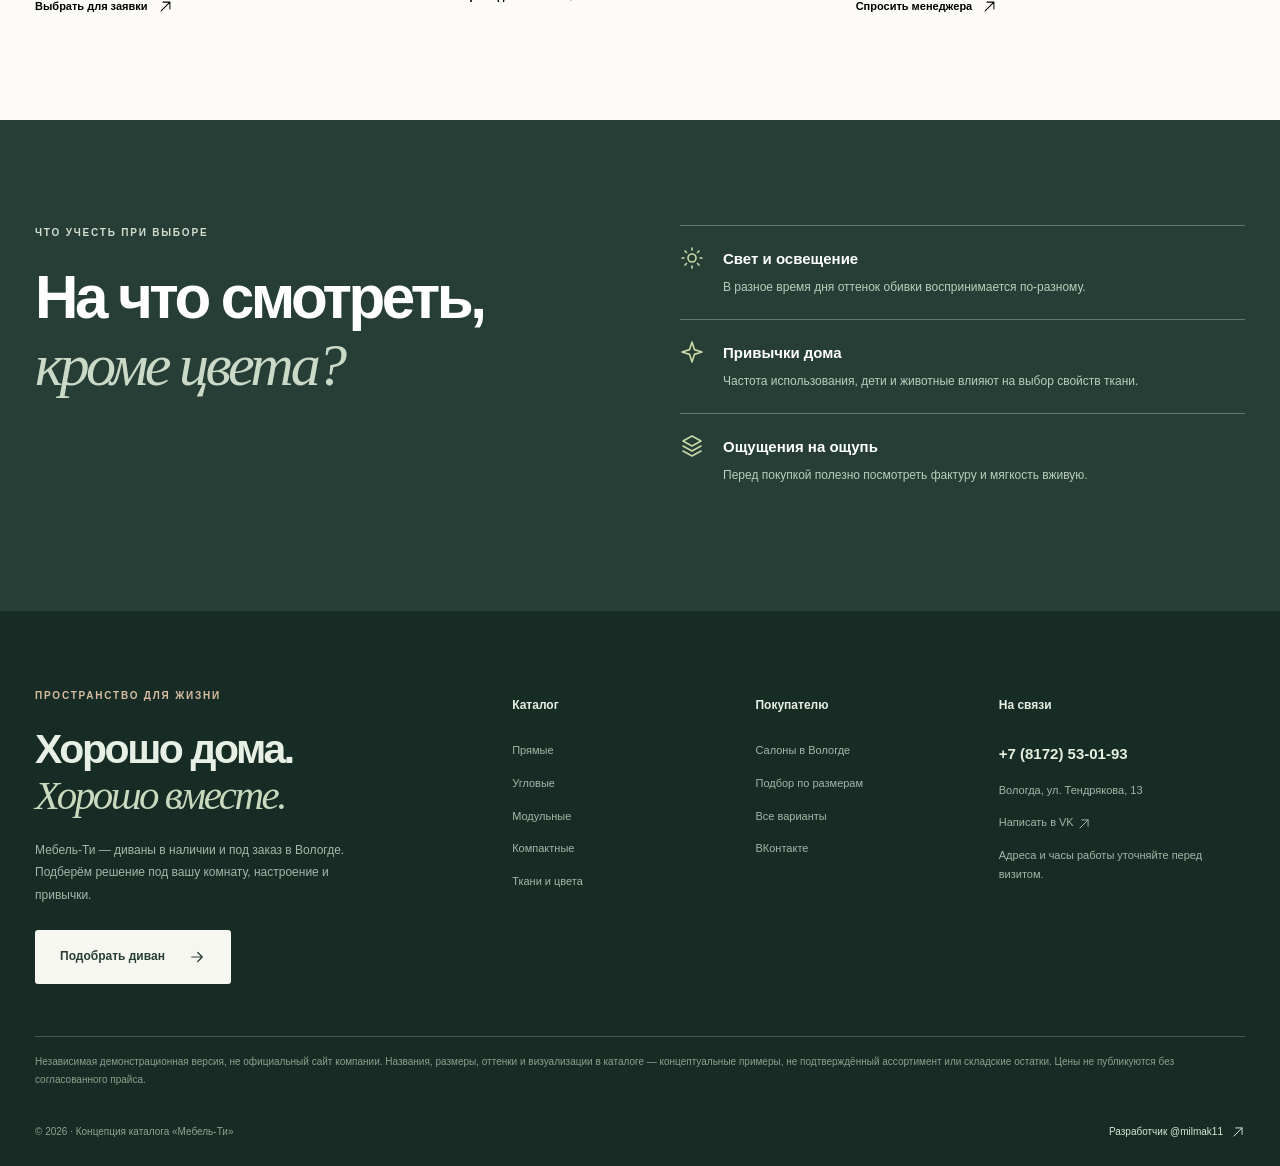
<file: fabrics.html>
<!doctype html><html lang="ru"><head><meta charset="utf-8"><meta name="viewport" content="width=device-width,initial-scale=1"><meta name="robots" content="noindex,nofollow,noarchive"><meta name="theme-color" content="#263E36"><meta name="description" content="Подбор тканей и оттенков обивки: велюр, рогожка, шенилл, флок, экокожа."><title>Ткани и цвета обивки — Мебель-Ти · Вологда</title><link rel="icon" href="assets/favicon.svg" type="image/svg+xml"><link rel="stylesheet" href="assets/style.css"></head><body data-page="fabrics"><header class="header" id="header"><div class="wrap header-top"><a href="index.html" class="logo" aria-label="Мебель-Ти — главная"><span class="logo-icon"><span></span><span></span><span></span></span><span class="logo-text"><strong>МЕБЕЛЬ<span>—</span>ТИ</strong><small>ФАБРИКА ДИВАНОВ · ВОЛОГДА</small></span></a><nav class="desktop-nav" aria-label="Основное меню"><a class="" href="index.html">Главная</a><a class="" href="catalog.html">Каталог диванов</a><a class="current" href="fabrics.html">Ткани и цвета</a><a class="" href="order.html">Подобрать диван</a><a class="" href="showrooms.html">Салоны</a></nav><div class="header-tools"><a class="head-number" href="tel:+78172530193">+7 (8172) 53-01-93</a><button class="bag-toggle" id="bagToggle" type="button" aria-label="Открыть подборку диванов"><svg class="ico" viewBox="0 0 24 24" fill="none" stroke="currentColor" stroke-width="1.65" stroke-linecap="round" stroke-linejoin="round" aria-hidden="true"><path d="M4 9h16l-1 12H5L4 9ZM9 9V6a3 3 0 0 1 6 0v3"/></svg><span id="bagCount">0</span></button><button class="menu-toggle" id="menuToggle" type="button" aria-label="Открыть меню" aria-controls="mobileNav" aria-expanded="false"><svg class="ico" viewBox="0 0 24 24" fill="none" stroke="currentColor" stroke-width="1.65" stroke-linecap="round" stroke-linejoin="round" aria-hidden="true"><path d="M4 7h16M4 12h16M4 17h16"/></svg></button></div></div><nav id="mobileNav" class="mobile-nav" aria-label="Мобильное меню"><a class="" href="index.html">Главная</a><a class="" href="catalog.html">Каталог диванов</a><a class="current" href="fabrics.html">Ткани и цвета</a><a class="" href="order.html">Подобрать диван</a><a class="" href="showrooms.html">Салоны</a><a href="tel:+78172530193">Позвонить: +7 (8172) 53-01-93</a></nav></header><main><section class="page-head"><div class="wrap"><div class="overline">ОБИВКА / ЦВЕТ / УЮТ</div><div class="page-head-row"><h1>Ткань,<br><em>которая ваша.</em></h1><p>Мягкий велюр, выраженная текстура рогожки или спокойные натуральные оттенки. Ориентируйтесь на ощущения и назначение мебели.</p></div></div></section><section class="section fabrics-section"><div class="wrap"><div class="section-top"><div><div class="overline">МАТЕРИАЛЫ ДЛЯ ОБСУЖДЕНИЯ</div><h2>Каждая фактура —<br><em>свой характер.</em></h2></div><p>Это визуальные референсы типов обивки, а не подтверждённый складской каталог фабрики. Выбранную ткань можно передать менеджеру в заявке.</p></div><div class="fabric-grid"><button class="fabric-card" data-fabric-pick="Велюр" type="button"><span class="fabric-sample fabric-velour"><span>МЯГКОСТЬ</span></span><span class="fabric-info"><strong>Велюр</strong><small>Мягкий ворс и глубокие цвета. Подходит для уютных интерьеров.</small><b>Выбрать для заявки <svg class="ico" viewBox="0 0 24 24" fill="none" stroke="currentColor" stroke-width="1.65" stroke-linecap="round" stroke-linejoin="round" aria-hidden="true"><path d="M5 19 19 5M8 5h11v11"/></svg></b></span></button><button class="fabric-card" data-fabric-pick="Рогожка" type="button"><span class="fabric-sample fabric-rogozhka"><span>ТЕКСТУРА</span></span><span class="fabric-info"><strong>Рогожка</strong><small>Выраженное переплетение нитей и спокойный характер.</small><b>Выбрать для заявки <svg class="ico" viewBox="0 0 24 24" fill="none" stroke="currentColor" stroke-width="1.65" stroke-linecap="round" stroke-linejoin="round" aria-hidden="true"><path d="M5 19 19 5M8 5h11v11"/></svg></b></span></button><button class="fabric-card" data-fabric-pick="Шенилл" type="button"><span class="fabric-sample fabric-chenille"><span>ФАКТУРНОСТЬ</span></span><span class="fabric-info"><strong>Шенилл</strong><small>Объёмная приятная текстура для комфортных мягких форм.</small><b>Выбрать для заявки <svg class="ico" viewBox="0 0 24 24" fill="none" stroke="currentColor" stroke-width="1.65" stroke-linecap="round" stroke-linejoin="round" aria-hidden="true"><path d="M5 19 19 5M8 5h11v11"/></svg></b></span></button><button class="fabric-card" data-fabric-pick="Флок" type="button"><span class="fabric-sample fabric-flock"><span>БАРХАТИСТОСТЬ</span></span><span class="fabric-info"><strong>Флок</strong><small>Ровная матовая поверхность; свойства зависят от коллекции.</small><b>Выбрать для заявки <svg class="ico" viewBox="0 0 24 24" fill="none" stroke="currentColor" stroke-width="1.65" stroke-linecap="round" stroke-linejoin="round" aria-hidden="true"><path d="M5 19 19 5M8 5h11v11"/></svg></b></span></button><button class="fabric-card" data-fabric-pick="Экокожа" type="button"><span class="fabric-sample fabric-leather"><span>ЛАКОНИЧНОСТЬ</span></span><span class="fabric-info"><strong>Экокожа</strong><small>Гладкая фактура для интерьеров со строгой геометрией.</small><b>Выбрать для заявки <svg class="ico" viewBox="0 0 24 24" fill="none" stroke="currentColor" stroke-width="1.65" stroke-linecap="round" stroke-linejoin="round" aria-hidden="true"><path d="M5 19 19 5M8 5h11v11"/></svg></b></span></button><button class="fabric-card" data-fabric-pick="Нужен совет" type="button"><span class="fabric-sample fabric-mix"><span>ВАШ ВАРИАНТ</span></span><span class="fabric-info"><strong>Помогите выбрать</strong><small>Укажите пожелания, а образцы и доступность уточните в салоне.</small><b>Спросить менеджера <svg class="ico" viewBox="0 0 24 24" fill="none" stroke="currentColor" stroke-width="1.65" stroke-linecap="round" stroke-linejoin="round" aria-hidden="true"><path d="M5 19 19 5M8 5h11v11"/></svg></b></span></button></div></div></section><section class="section fabric-tip"><div class="wrap fabric-tip-grid"><div><div class="overline light">ЧТО УЧЕСТЬ ПРИ ВЫБОРЕ</div><h2>На что смотреть,<br><em>кроме цвета?</em></h2></div><div><div class="tip-item"><svg class="ico" viewBox="0 0 24 24" fill="none" stroke="currentColor" stroke-width="1.65" stroke-linecap="round" stroke-linejoin="round" aria-hidden="true"><circle cx="12" cy="12" r="4"/><path d="M12 2v2M12 20v2M2 12h2M20 12h2M5 5l1.5 1.5M17.5 17.5 19 19M19 5l-1.5 1.5M5 19l1.5-1.5"/></svg><span><strong>Свет и освещение</strong><small>В разное время дня оттенок обивки воспринимается по-разному.</small></span></div><div class="tip-item"><svg class="ico" viewBox="0 0 24 24" fill="none" stroke="currentColor" stroke-width="1.65" stroke-linecap="round" stroke-linejoin="round" aria-hidden="true"><path d="m12 2 2.4 7.6L22 12l-7.6 2.4L12 22l-2.4-7.6L2 12l7.6-2.4L12 2Z"/></svg><span><strong>Привычки дома</strong><small>Частота использования, дети и животные влияют на выбор свойств ткани.</small></span></div><div class="tip-item"><svg class="ico" viewBox="0 0 24 24" fill="none" stroke="currentColor" stroke-width="1.65" stroke-linecap="round" stroke-linejoin="round" aria-hidden="true"><path d="m12 2 9 5-9 5-9-5 9-5ZM3 12l9 5 9-5M3 17l9 5 9-5"/></svg><span><strong>Ощущения на ощупь</strong><small>Перед покупкой полезно посмотреть фактуру и мягкость вживую.</small></span></div></div></div></section></main><footer class="footer"><div class="wrap"><div class="footer-grid"><div class="footer-brand"><div class="overline gold">ПРОСТРАНСТВО ДЛЯ ЖИЗНИ</div><h2>Хорошо дома.<br><em>Хорошо вместе.</em></h2><p>Мебель-Ти — диваны в наличии и под заказ в Вологде. Подберём решение под вашу комнату, настроение и привычки.</p><a class="btn btn-light" href="order.html">Подобрать диван<svg class="ico" viewBox="0 0 24 24" fill="none" stroke="currentColor" stroke-width="1.65" stroke-linecap="round" stroke-linejoin="round" aria-hidden="true"><path d="M5 12h14m-6-6 6 6-6 6"/></svg></a></div><div class="footer-links"><strong>Каталог</strong><a href="catalog.html?type=straight">Прямые</a><a href="catalog.html?type=corner">Угловые</a><a href="catalog.html?type=modular">Модульные</a><a href="catalog.html?type=compact">Компактные</a><a href="fabrics.html">Ткани и цвета</a></div><div class="footer-links"><strong>Покупателю</strong><a href="showrooms.html">Салоны в Вологде</a><a href="order.html">Подбор по размерам</a><a href="catalog.html">Все варианты</a><a href="https://vk.com/mebelti35" target="_blank" rel="noopener noreferrer">ВКонтакте</a></div><div class="footer-links"><strong>На связи</strong><a class="footer-phone" href="tel:+78172530193">+7 (8172) 53-01-93</a><span>Вологда, ул. Тендрякова, 13</span><a href="https://vk.me/mebelti35" target="_blank" rel="noopener noreferrer">Написать в VK <svg class="ico" viewBox="0 0 24 24" fill="none" stroke="currentColor" stroke-width="1.65" stroke-linecap="round" stroke-linejoin="round" aria-hidden="true"><path d="M5 19 19 5M8 5h11v11"/></svg></a><span>Адреса и часы работы уточняйте перед визитом.</span></div></div><div class="footer-disclaimer">Независимая демонстрационная версия, не официальный сайт компании. Названия, размеры, оттенки и визуализации в каталоге — концептуальные примеры, не подтверждённый ассортимент или складские остатки. Цены не публикуются без согласованного прайса.</div><div class="footer-bottom"><span>© 2026 · Концепция каталога «Мебель-Ти»</span><a href="https://t.me/milmak11" target="_blank" rel="noopener noreferrer">Разработчик @milmak11 <svg class="ico" viewBox="0 0 24 24" fill="none" stroke="currentColor" stroke-width="1.65" stroke-linecap="round" stroke-linejoin="round" aria-hidden="true"><path d="M5 19 19 5M8 5h11v11"/></svg></a></div></div></footer><div class="toast" id="toast" role="status" aria-live="polite"></div><div class="drawer-backdrop" id="drawerBackdrop" hidden></div><aside class="bag-drawer" id="bagDrawer" aria-label="Моя подборка диванов" aria-hidden="true"><div class="drawer-top"><div><span class="overline">ВАША ПОДБОРКА</span><h3>Диваны, которые понравились</h3></div><button class="drawer-close" id="drawerClose" type="button" aria-label="Закрыть подборку"><svg class="ico" viewBox="0 0 24 24" fill="none" stroke="currentColor" stroke-width="1.65" stroke-linecap="round" stroke-linejoin="round" aria-hidden="true"><path d="M5 5l14 14M19 5 5 19"/></svg></button></div><p class="drawer-subtitle">Сохраните несколько вариантов и отправьте один запрос менеджеру. Наличие, размеры и стоимость он уточнит.</p><div class="drawer-items" id="drawerItems"></div><div class="drawer-actions"><button type="button" class="btn btn-primary" id="copyBag"><svg class="ico" viewBox="0 0 24 24" fill="none" stroke="currentColor" stroke-width="1.65" stroke-linecap="round" stroke-linejoin="round" aria-hidden="true"><rect x="8" y="8" width="13" height="13" rx="2"/><path d="M16 8V5a2 2 0 0 0-2-2H5a2 2 0 0 0-2 2v9a2 2 0 0 0 2 2h3"/></svg> Скопировать список</button><a class="btn btn-outline" href="https://vk.me/mebelti35" target="_blank" rel="noopener noreferrer">Открыть VK <svg class="ico" viewBox="0 0 24 24" fill="none" stroke="currentColor" stroke-width="1.65" stroke-linecap="round" stroke-linejoin="round" aria-hidden="true"><path d="M5 19 19 5M8 5h11v11"/></svg></a></div></aside><dialog id="productDialog" class="product-dialog" aria-label="Конфигурация дивана"><button class="dialog-close" id="dialogClose" type="button" aria-label="Закрыть"><svg class="ico" viewBox="0 0 24 24" fill="none" stroke="currentColor" stroke-width="1.65" stroke-linecap="round" stroke-linejoin="round" aria-hidden="true"><path d="M5 5l14 14M19 5 5 19"/></svg></button><div id="dialogContent"></div></dialog><script src="assets/data.js"></script><script src="assets/app.js"></script></body></html>
</file>
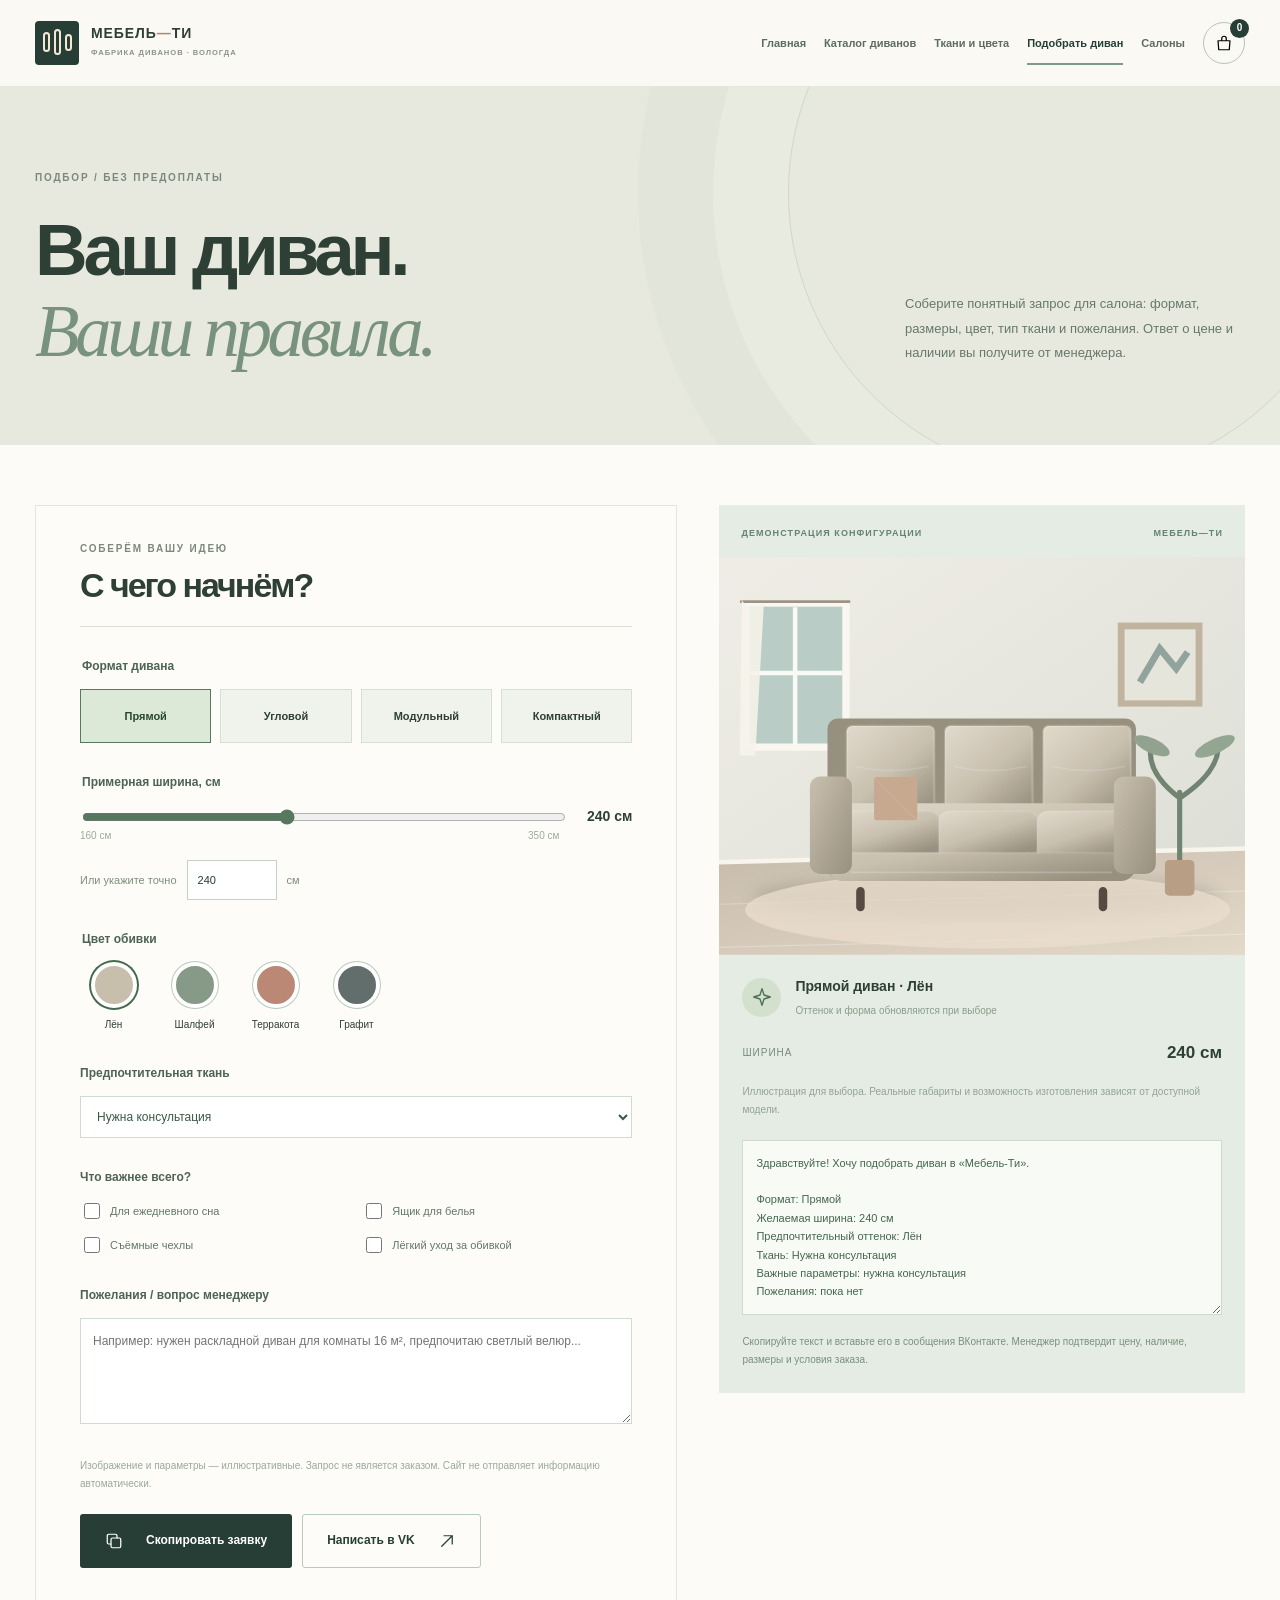
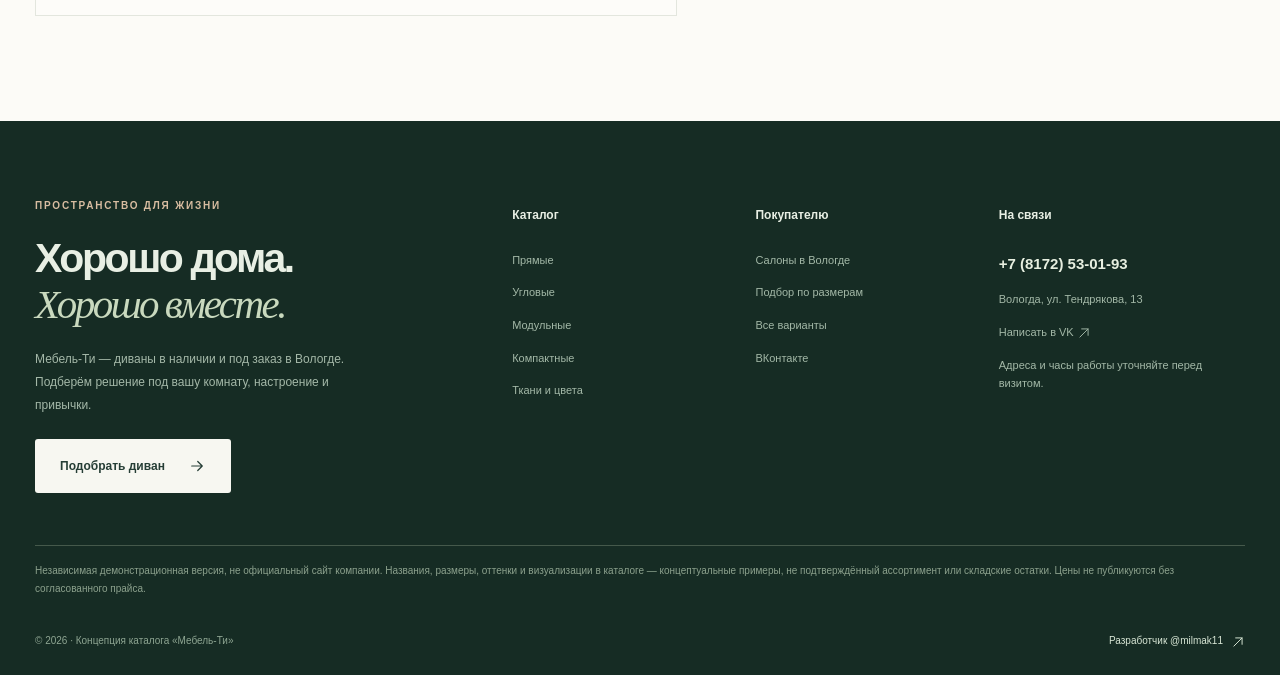
<file: order.html>
<!doctype html><html lang="ru"><head><meta charset="utf-8"><meta name="viewport" content="width=device-width,initial-scale=1"><meta name="robots" content="noindex,nofollow,noarchive"><meta name="theme-color" content="#263E36"><meta name="description" content="Онлайн-подбор конфигурации дивана с формированием заявки для менеджера."><title>Подобрать диван по размерам — Мебель-Ти · Вологда</title><link rel="icon" href="assets/favicon.svg" type="image/svg+xml"><link rel="stylesheet" href="assets/style.css"></head><body data-page="order"><header class="header" id="header"><div class="wrap header-top"><a href="index.html" class="logo" aria-label="Мебель-Ти — главная"><span class="logo-icon"><span></span><span></span><span></span></span><span class="logo-text"><strong>МЕБЕЛЬ<span>—</span>ТИ</strong><small>ФАБРИКА ДИВАНОВ · ВОЛОГДА</small></span></a><nav class="desktop-nav" aria-label="Основное меню"><a class="" href="index.html">Главная</a><a class="" href="catalog.html">Каталог диванов</a><a class="" href="fabrics.html">Ткани и цвета</a><a class="current" href="order.html">Подобрать диван</a><a class="" href="showrooms.html">Салоны</a></nav><div class="header-tools"><a class="head-number" href="tel:+78172530193">+7 (8172) 53-01-93</a><button class="bag-toggle" id="bagToggle" type="button" aria-label="Открыть подборку диванов"><svg class="ico" viewBox="0 0 24 24" fill="none" stroke="currentColor" stroke-width="1.65" stroke-linecap="round" stroke-linejoin="round" aria-hidden="true"><path d="M4 9h16l-1 12H5L4 9ZM9 9V6a3 3 0 0 1 6 0v3"/></svg><span id="bagCount">0</span></button><button class="menu-toggle" id="menuToggle" type="button" aria-label="Открыть меню" aria-controls="mobileNav" aria-expanded="false"><svg class="ico" viewBox="0 0 24 24" fill="none" stroke="currentColor" stroke-width="1.65" stroke-linecap="round" stroke-linejoin="round" aria-hidden="true"><path d="M4 7h16M4 12h16M4 17h16"/></svg></button></div></div><nav id="mobileNav" class="mobile-nav" aria-label="Мобильное меню"><a class="" href="index.html">Главная</a><a class="" href="catalog.html">Каталог диванов</a><a class="" href="fabrics.html">Ткани и цвета</a><a class="current" href="order.html">Подобрать диван</a><a class="" href="showrooms.html">Салоны</a><a href="tel:+78172530193">Позвонить: +7 (8172) 53-01-93</a></nav></header><main><section class="page-head order-head"><div class="wrap"><div class="overline">ПОДБОР / БЕЗ ПРЕДОПЛАТЫ</div><div class="page-head-row"><h1>Ваш диван.<br><em>Ваши правила.</em></h1><p>Соберите понятный запрос для салона: формат, размеры, цвет, тип ткани и пожелания. Ответ о цене и наличии вы получите от менеджера.</p></div></div></section><section class="section order-section"><div class="wrap order-grid"><div class="order-form"><div class="order-title"><div class="overline">СОБЕРЁМ ВАШУ ИДЕЮ</div><h2>С чего начнём?</h2></div><fieldset class="form-block"><legend>Формат дивана</legend><div class="choice-grid" id="orderType"><label class="choice"><input type="radio" name="sofaType" value="Прямой" checked><span>Прямой</span></label><label class="choice"><input type="radio" name="sofaType" value="Угловой"><span>Угловой</span></label><label class="choice"><input type="radio" name="sofaType" value="Модульный"><span>Модульный</span></label><label class="choice"><input type="radio" name="sofaType" value="Компактный"><span>Компактный</span></label></div></fieldset><fieldset class="form-block"><legend>Примерная ширина, см</legend><div class="range-line"><input id="orderWidth" type="range" min="160" max="350" step="5" value="240"><b id="orderWidthValue">240 см</b></div><div class="range-stops"><span>160 см</span><span>350 см</span></div><label class="custom-width">Или укажите точно <input id="orderWidthExact" type="number" min="100" max="600" value="240" inputmode="numeric"> см</label></fieldset><fieldset class="form-block"><legend>Цвет обивки</legend><div class="order-color-options"><label class="color-radio"><input name="sofaColor" type="radio" value="ivory" checked><span style="--c:#C7BEAC"></span><small>Лён</small></label><label class="color-radio"><input name="sofaColor" type="radio" value="sage"><span style="--c:#879987"></span><small>Шалфей</small></label><label class="color-radio"><input name="sofaColor" type="radio" value="terracotta"><span style="--c:#BA8874"></span><small>Терракота</small></label><label class="color-radio"><input name="sofaColor" type="radio" value="graphite"><span style="--c:#616E6C"></span><small>Графит</small></label></div></fieldset><div class="form-block"><label class="form-label" for="orderFabric">Предпочтительная ткань</label><select id="orderFabric"><option>Нужна консультация</option><option>Велюр</option><option>Рогожка</option><option>Шенилл</option><option>Флок</option><option>Экокожа</option><option>Нужен совет</option></select></div><div class="form-block"><label class="form-label" for="orderContact">Что важнее всего?</label><div class="preference-grid"><label><input type="checkbox" name="preference" value="Для ежедневного сна"> Для ежедневного сна</label><label><input type="checkbox" name="preference" value="С ящиком для белья"> Ящик для белья</label><label><input type="checkbox" name="preference" value="Съёмные чехлы"> Съёмные чехлы</label><label><input type="checkbox" name="preference" value="Лёгкий уход за обивкой"> Лёгкий уход за обивкой</label></div></div><div class="form-block"><label class="form-label" for="orderContact">Пожелания / вопрос менеджеру</label><textarea id="orderContact" rows="4" placeholder="Например: нужен раскладной диван для комнаты 16 м², предпочитаю светлый велюр..."></textarea></div><div class="form-note">Изображение и параметры — иллюстративные. Запрос не является заказом. Сайт не отправляет информацию автоматически.</div><div class="order-actions"><button type="button" class="btn btn-primary" id="copyOrder"><svg class="ico" viewBox="0 0 24 24" fill="none" stroke="currentColor" stroke-width="1.65" stroke-linecap="round" stroke-linejoin="round" aria-hidden="true"><rect x="8" y="8" width="13" height="13" rx="2"/><path d="M16 8V5a2 2 0 0 0-2-2H5a2 2 0 0 0-2 2v9a2 2 0 0 0 2 2h3"/></svg> Скопировать заявку</button><a class="btn btn-outline" href="https://vk.me/mebelti35">Написать в VK<svg class="ico" viewBox="0 0 24 24" fill="none" stroke="currentColor" stroke-width="1.65" stroke-linecap="round" stroke-linejoin="round" aria-hidden="true"><path d="M5 19 19 5M8 5h11v11"/></svg></a></div><p class="order-help" id="orderHelp" aria-live="polite"></p></div><aside class="order-preview"><div class="preview-sticky"><div class="preview-tag"><span>ДЕМОНСТРАЦИЯ КОНФИГУРАЦИИ</span><span>МЕБЕЛЬ—ТИ</span></div><img id="orderImg" src="assets/scenes/line-ivory.svg" alt="Демонстрационная визуализация дивана"><div class="preview-caption"><span class="small-round"><svg class="ico" viewBox="0 0 24 24" fill="none" stroke="currentColor" stroke-width="1.65" stroke-linecap="round" stroke-linejoin="round" aria-hidden="true"><path d="m12 2 2.4 7.6L22 12l-7.6 2.4L12 22l-2.4-7.6L2 12l7.6-2.4L12 2Z"/></svg></span><div><strong id="orderPreviewName">Прямой диван · Лён</strong><small>Оттенок и форма обновляются при выборе</small></div></div><div class="preview-dim"><span>ШИРИНА</span><strong id="orderPreviewWidth">240 см</strong></div><p>Иллюстрация для выбора. Реальные габариты и возможность изготовления зависят от доступной модели.</p><textarea rows="8" id="orderMessage" readonly aria-label="Текст заявки"></textarea><div class="preview-disclaimer">Скопируйте текст и вставьте его в сообщения ВКонтакте. Менеджер подтвердит цену, наличие, размеры и условия заказа.</div></div></aside></div></section></main><footer class="footer"><div class="wrap"><div class="footer-grid"><div class="footer-brand"><div class="overline gold">ПРОСТРАНСТВО ДЛЯ ЖИЗНИ</div><h2>Хорошо дома.<br><em>Хорошо вместе.</em></h2><p>Мебель-Ти — диваны в наличии и под заказ в Вологде. Подберём решение под вашу комнату, настроение и привычки.</p><a class="btn btn-light" href="order.html">Подобрать диван<svg class="ico" viewBox="0 0 24 24" fill="none" stroke="currentColor" stroke-width="1.65" stroke-linecap="round" stroke-linejoin="round" aria-hidden="true"><path d="M5 12h14m-6-6 6 6-6 6"/></svg></a></div><div class="footer-links"><strong>Каталог</strong><a href="catalog.html?type=straight">Прямые</a><a href="catalog.html?type=corner">Угловые</a><a href="catalog.html?type=modular">Модульные</a><a href="catalog.html?type=compact">Компактные</a><a href="fabrics.html">Ткани и цвета</a></div><div class="footer-links"><strong>Покупателю</strong><a href="showrooms.html">Салоны в Вологде</a><a href="order.html">Подбор по размерам</a><a href="catalog.html">Все варианты</a><a href="https://vk.com/mebelti35" target="_blank" rel="noopener noreferrer">ВКонтакте</a></div><div class="footer-links"><strong>На связи</strong><a class="footer-phone" href="tel:+78172530193">+7 (8172) 53-01-93</a><span>Вологда, ул. Тендрякова, 13</span><a href="https://vk.me/mebelti35" target="_blank" rel="noopener noreferrer">Написать в VK <svg class="ico" viewBox="0 0 24 24" fill="none" stroke="currentColor" stroke-width="1.65" stroke-linecap="round" stroke-linejoin="round" aria-hidden="true"><path d="M5 19 19 5M8 5h11v11"/></svg></a><span>Адреса и часы работы уточняйте перед визитом.</span></div></div><div class="footer-disclaimer">Независимая демонстрационная версия, не официальный сайт компании. Названия, размеры, оттенки и визуализации в каталоге — концептуальные примеры, не подтверждённый ассортимент или складские остатки. Цены не публикуются без согласованного прайса.</div><div class="footer-bottom"><span>© 2026 · Концепция каталога «Мебель-Ти»</span><a href="https://t.me/milmak11" target="_blank" rel="noopener noreferrer">Разработчик @milmak11 <svg class="ico" viewBox="0 0 24 24" fill="none" stroke="currentColor" stroke-width="1.65" stroke-linecap="round" stroke-linejoin="round" aria-hidden="true"><path d="M5 19 19 5M8 5h11v11"/></svg></a></div></div></footer><div class="toast" id="toast" role="status" aria-live="polite"></div><div class="drawer-backdrop" id="drawerBackdrop" hidden></div><aside class="bag-drawer" id="bagDrawer" aria-label="Моя подборка диванов" aria-hidden="true"><div class="drawer-top"><div><span class="overline">ВАША ПОДБОРКА</span><h3>Диваны, которые понравились</h3></div><button class="drawer-close" id="drawerClose" type="button" aria-label="Закрыть подборку"><svg class="ico" viewBox="0 0 24 24" fill="none" stroke="currentColor" stroke-width="1.65" stroke-linecap="round" stroke-linejoin="round" aria-hidden="true"><path d="M5 5l14 14M19 5 5 19"/></svg></button></div><p class="drawer-subtitle">Сохраните несколько вариантов и отправьте один запрос менеджеру. Наличие, размеры и стоимость он уточнит.</p><div class="drawer-items" id="drawerItems"></div><div class="drawer-actions"><button type="button" class="btn btn-primary" id="copyBag"><svg class="ico" viewBox="0 0 24 24" fill="none" stroke="currentColor" stroke-width="1.65" stroke-linecap="round" stroke-linejoin="round" aria-hidden="true"><rect x="8" y="8" width="13" height="13" rx="2"/><path d="M16 8V5a2 2 0 0 0-2-2H5a2 2 0 0 0-2 2v9a2 2 0 0 0 2 2h3"/></svg> Скопировать список</button><a class="btn btn-outline" href="https://vk.me/mebelti35" target="_blank" rel="noopener noreferrer">Открыть VK <svg class="ico" viewBox="0 0 24 24" fill="none" stroke="currentColor" stroke-width="1.65" stroke-linecap="round" stroke-linejoin="round" aria-hidden="true"><path d="M5 19 19 5M8 5h11v11"/></svg></a></div></aside><dialog id="productDialog" class="product-dialog" aria-label="Конфигурация дивана"><button class="dialog-close" id="dialogClose" type="button" aria-label="Закрыть"><svg class="ico" viewBox="0 0 24 24" fill="none" stroke="currentColor" stroke-width="1.65" stroke-linecap="round" stroke-linejoin="round" aria-hidden="true"><path d="M5 5l14 14M19 5 5 19"/></svg></button><div id="dialogContent"></div></dialog><script src="assets/data.js"></script><script src="assets/app.js"></script></body></html>
</file>
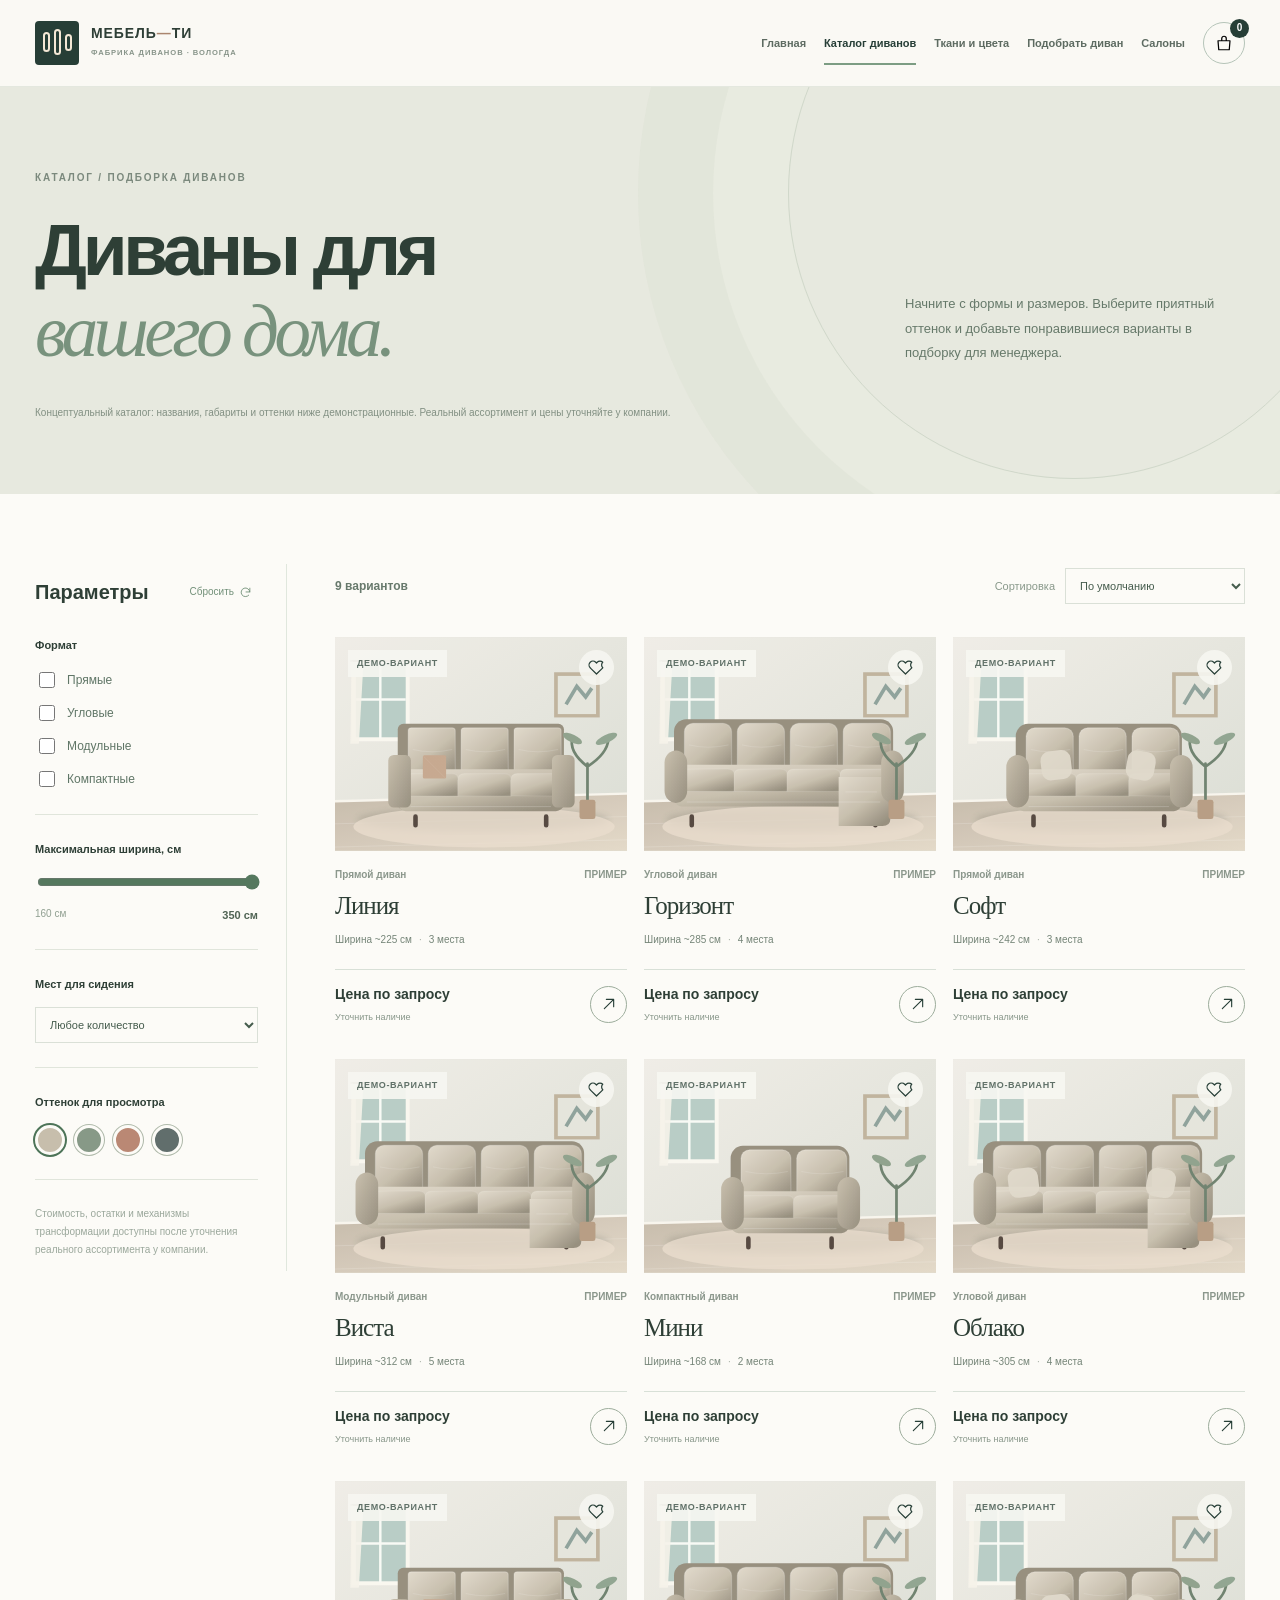
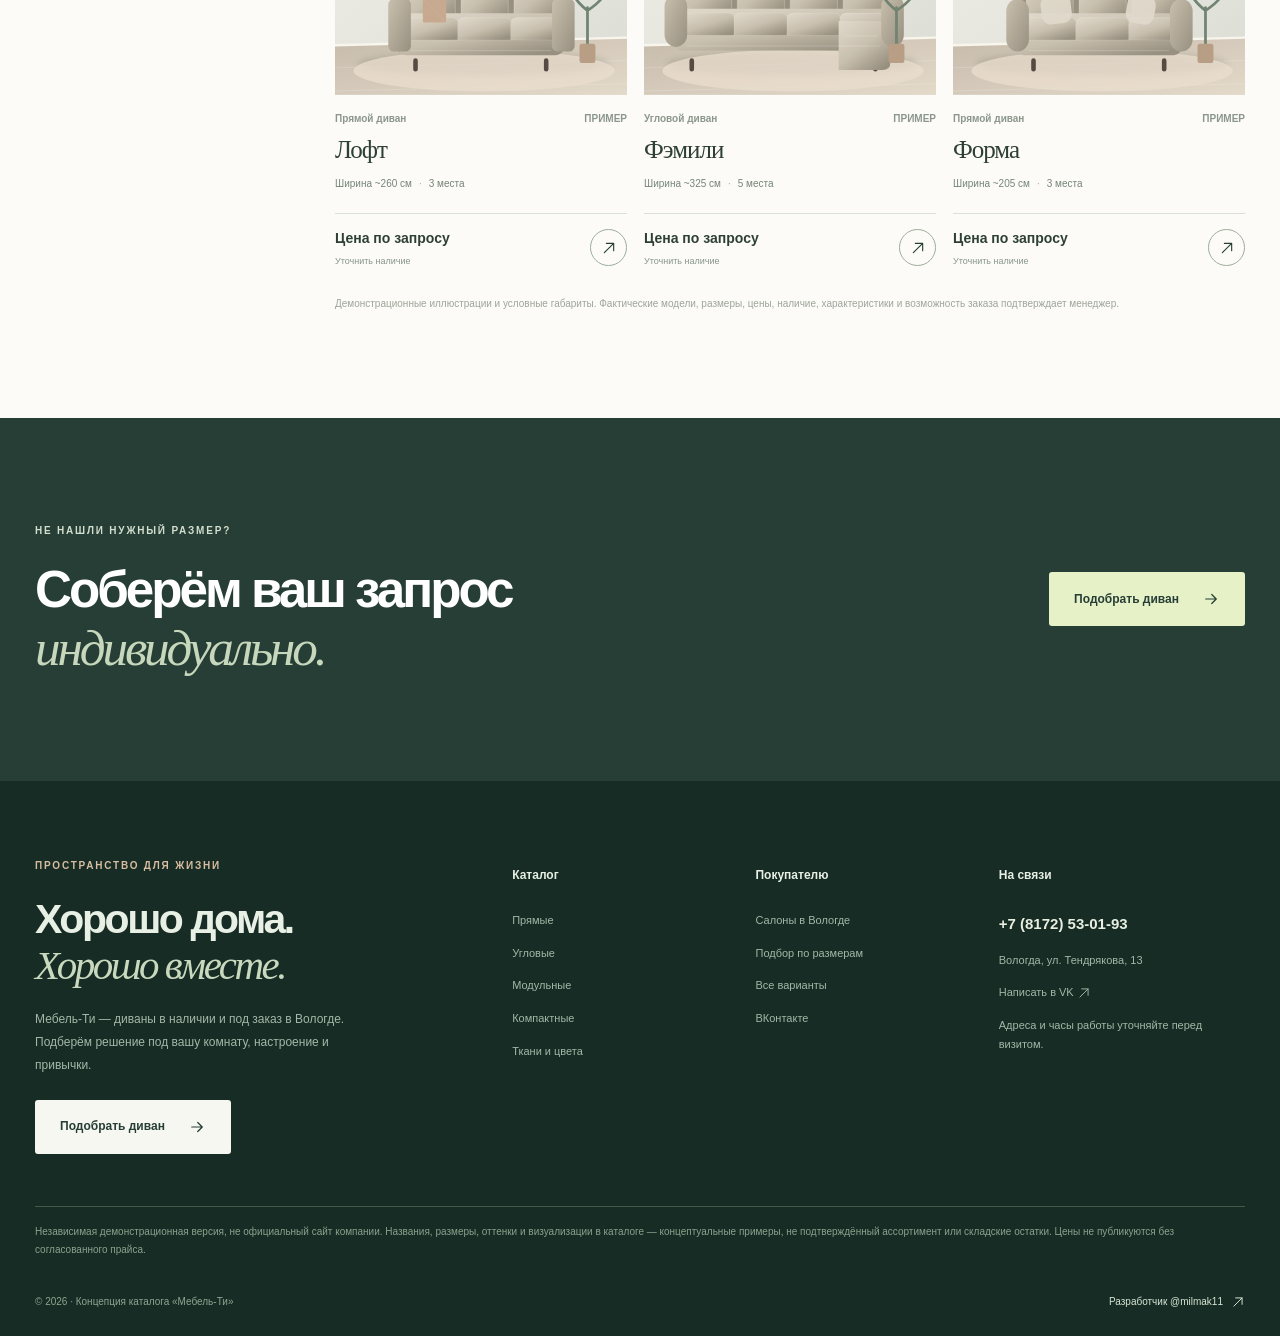
<file: preview-catalog-offline.html>
<!doctype html><html lang="ru"><head><meta charset="utf-8"><meta name="viewport" content="width=device-width,initial-scale=1"><meta name="robots" content="noindex,nofollow,noarchive"><meta name="theme-color" content="#263E36"><meta name="description" content="Подберите формат дивана, размер и цвет обивки. Концептуальный каталог Мебель-Ти."><title>Каталог диванов — Мебель-Ти · Вологда</title><link rel="icon" href="[data-uri]" type="image/svg+xml"><style>:root{--forest:#263E36;--deep:#1D312A;--moss:#8E9C89;--lime:#E7F1C8;--cream:#F8F6F0;--stone:#ECEAE2;--paper:#FFFEFA;--line:#DBDFD7;--ink:#2E3F36;--sub:#768278;--gold:#D8BDA1;--serif:Georgia,'Times New Roman',serif;--sans:Inter,-apple-system,BlinkMacSystemFont,'Segoe UI',Arial,sans-serif;--wrap:1370px;--ease:cubic-bezier(.2,.8,.2,1)}
*{box-sizing:border-box}html{scroll-behavior:smooth;scroll-padding-top:90px}body{margin:0;font-family:var(--sans);color:var(--ink);background:var(--cream);font-size:14px;line-height:1.67;-webkit-font-smoothing:antialiased;overflow-x:hidden}body.locked{overflow:hidden}a{color:inherit;text-decoration:none}button,input,select,textarea{font:inherit}button{cursor:pointer}button:disabled{cursor:not-allowed;opacity:.56}img{display:block;max-width:100%;width:100%;height:auto}p,h1,h2,h3,h4{margin:0}h1,h2,h3{line-height:1.12;letter-spacing:-.059em}h1,h2{font-weight:600}h1 em,h2 em{font-family:var(--serif);font-weight:400;letter-spacing:-.061em}h1{font-size:clamp(50px,6vw,90px)}h2{font-size:clamp(40px,4.7vw,69px)}h3{font-size:23px;font-weight:650}.ico{width:20px;height:20px;flex-shrink:0}.wrap{max-width:var(--wrap);width:calc(100% - 96px);margin-inline:auto}.section{padding:105px 0}.overline,.eyebrow{font-size:10px;letter-spacing:.18em;font-weight:850;text-transform:uppercase}.overline{margin-bottom:22px;color:#7B897D}.overline.light{color:#D2DECE}.overline.gold{color:var(--gold)}.eyebrow.gold-line{display:flex;align-items:center;gap:13px;color:#cbbca1}.eyebrow.gold-line:before{content:'';height:1px;width:25px;background:#cbbca1}.btn{display:inline-flex;align-items:center;justify-content:space-between;gap:23px;font-size:12px;line-height:1.3;font-weight:750;padding:16px 24px;min-height:54px;border-radius:3px;border:1px solid transparent;white-space:nowrap;transition:background .22s,transform .3s var(--ease),border-color .22s,color .22s}.btn:hover{transform:translateY(-2px)}.btn .ico,.text-link .ico{width:18px;height:18px;transition:transform .25s}.btn:hover .ico,.text-link:hover .ico{transform:translateX(3px)}.btn-primary{background:var(--forest);color:#fff}.btn-primary:hover{background:#496453}.btn-lime{color:var(--forest);background:var(--lime)}.btn-lime:hover{background:#FAFFD9}.btn-light{background:#F7F7F1;color:var(--forest)}.btn-light:hover{background:#E3EBCB}.btn-outline{color:var(--forest);background:transparent;border-color:#BAC9BD}.btn-outline:hover{border-color:var(--forest);background:#E4EAE0}.btn-hero-outline{color:white;border-color:#9FAB91;background:transparent}.btn-hero-outline:hover{background:#344B3E}.text-link{display:inline-flex;align-items:center;gap:20px;font-size:12px;font-weight:750;border-bottom:1px solid #ABB6AC;padding-bottom:5px;white-space:nowrap}.section-top{display:flex;gap:70px;justify-content:space-between;align-items:end;margin-bottom:42px}.section-top>div{flex:1}.section-top p{max-width:345px;font-size:13px;line-height:1.9;color:#778177}.section-top h2 em{color:#899A87}.section-top.compact-bottom .text-link{margin-bottom:8px}.catalog-disclaimer,.catalog-fine{margin-top:26px;color:#9DA59B;font-size:10px;line-height:1.8}
/* header */
.header{position:sticky;top:0;z-index:80;background:#FAF9F4F2;backdrop-filter:blur(18px);border-bottom:1px solid #E4E8DF}.header-top{height:86px;display:flex;align-items:center;gap:25px}.logo{display:flex;align-items:center;gap:12px;flex-shrink:0}.logo-icon{width:44px;height:44px;border-radius:4px;background:var(--forest);display:flex;gap:4px;align-items:center;justify-content:center}.logo-icon span{display:block;width:7px;height:20px;border:2px solid #F4E8D5;border-radius:4px;transform:translateY(-1px)}.logo-icon span:nth-child(2){height:26px}.logo-icon span:nth-child(3){height:17px}.logo-text strong{display:block;white-space:nowrap;font-size:14px;line-height:1.1;font-weight:900;letter-spacing:.065em}.logo-text strong span{color:#AA866E}.logo-text small{display:block;font-size:7.6px;font-weight:850;letter-spacing:.125em;margin-top:5px;color:#88958A;white-space:nowrap}.desktop-nav{margin-left:auto;display:flex;align-items:center;gap:clamp(11px,1.4vw,25px)}.desktop-nav a{font-size:11px;color:#5D6B61;white-space:nowrap;font-weight:750}.desktop-nav a:hover,.desktop-nav a.current{color:var(--forest)}.desktop-nav a.current{position:relative}.desktop-nav a.current:after{content:'';height:2px;position:absolute;bottom:-13px;left:0;right:0;background:#7C9D83}.header-tools{display:flex;align-items:center;gap:16px}.head-number{font-size:11px;font-weight:850;white-space:nowrap;padding-left:18px;border-left:1px solid #C5CEC4}.bag-toggle{width:42px;height:42px;border:1px solid #B5C4B8;border-radius:50%;display:grid;place-items:center;background:transparent;position:relative}.bag-toggle .ico{width:18px;height:18px}.bag-toggle span{position:absolute;top:-4px;right:-5px;border-radius:50%;min-width:19px;height:19px;background:var(--forest);color:white;font-size:10px;font-weight:800;display:grid;place-items:center;padding:1px}.menu-toggle{display:none;background:transparent;border:0;padding:9px}.mobile-nav{display:none}
/* hero */
.hero{background:var(--forest);color:white;overflow:hidden}.hero-inner{display:grid;grid-template-columns:1fr 1.02fr;min-height:670px;gap:65px;align-items:stretch}.hero-copy{padding:83px 0 53px;display:flex;flex-direction:column;justify-content:center}.hero h1{font-size:clamp(51px,5.1vw,83px);letter-spacing:-.077em;margin:33px 0 28px}.hero h1 em{color:#DBE4CB}.hero-copy>p{color:#BDD0BF;font-size:14px;max-width:420px;line-height:1.95}.hero-actions{display:flex;gap:12px;margin-top:28px;flex-wrap:wrap}.hero-bottom-facts{display:flex;gap:28px;margin-top:56px;flex-wrap:wrap;color:#D0DCCC;font-size:10px;font-weight:650}.hero-bottom-facts>span{display:flex;align-items:center;gap:7px}.hero-bottom-facts svg{width:15px;height:15px;color:#CFDFAC}.hero-art{min-height:670px;position:relative;background:#CBCFBE;overflow:hidden}.hero-art>img{position:absolute;inset:0;width:100%;height:100%;object-fit:cover;transition:transform .8s var(--ease)}.hero-art:hover>img{transform:scale(1.035)}.hero-art-badge{position:absolute;top:34px;right:0;background:#E6EAD8;color:var(--forest);padding:22px 28px;max-width:200px}.hero-art-badge span{font-size:9px;letter-spacing:.14em;font-weight:800;color:#687C6C;display:block;margin-bottom:8px}.hero-art-badge strong{font-family:var(--serif);font-weight:400;line-height:1.2;font-size:23px}.image-note{position:absolute;bottom:22px;left:22px;max-width:80%;background:#20382EAE;color:#ECF3E8;padding:9px 12px;backdrop-filter:blur(8px);font-size:9px;letter-spacing:.07em}.hero-subline{display:flex;gap:20px;justify-content:space-between;align-items:center;padding-top:18px;padding-bottom:18px;color:#B4C9B6;font-size:9px;font-weight:800;letter-spacing:.17em}.hero-subline a{display:grid;place-items:center;width:30px;height:30px;border:1px solid #68806C;border-radius:50%}.hero-subline a svg{width:15px;height:15px}
/* homepage categories */
.categories{background:#FEFCF7}.category-cards{display:grid;grid-template-columns:1.18fr 1fr 1fr;gap:16px}.category-card{height:400px;display:block;position:relative;overflow:hidden;background:#D3D7CC}.category-card>img{position:absolute;inset:0;width:100%;height:100%;object-fit:cover;transition:transform .8s var(--ease)}.category-card:hover img{transform:scale(1.05)}.category-card:after{content:'';position:absolute;inset:30% 0 0;background:linear-gradient(to top,#183029E8,transparent)}.category-content{position:absolute;z-index:1;bottom:29px;left:25px;right:25px;color:white}.category-content small{color:#CEDCCB;font-size:9px;font-weight:800;letter-spacing:.11em}.category-content h3{font-family:var(--serif);font-size:31px;font-weight:400;letter-spacing:-.045em;margin:9px 0 13px}.category-content>span{display:flex;align-items:center;gap:13px;font-size:10px;font-weight:750}.category-content .ico{width:15px;height:15px}
/* catalog cards */
.feature-products{background:#F2F3ED}.product-grid{display:grid;grid-template-columns:repeat(3,minmax(0,1fr));gap:21px;row-gap:34px}.product-card{min-width:0}.product-visual{position:relative;aspect-ratio:1.36;overflow:hidden;background:#E5E6DC}.product-visual img{height:100%;width:100%;object-fit:cover;transition:transform .5s var(--ease)}.product-card:hover .product-visual img{transform:scale(1.04)}.product-demo-tag{position:absolute;left:13px;top:13px;background:#F7F7F1EA;color:#607168;font-size:9px;letter-spacing:.07em;padding:6px 9px;font-weight:850}.product-like{position:absolute;top:13px;right:13px;width:35px;height:35px;border-radius:50%;display:grid;place-items:center;border:0;background:#F7F7F1E6;color:var(--forest);transition:background .2s,color .2s}.product-like:hover,.product-like.added{background:var(--forest);color:#fff}.product-like .ico{width:17px;height:17px}.product-meta{display:flex;justify-content:space-between;align-items:center;gap:10px;margin:16px 0 6px;color:#8B978C;font-size:10px;font-weight:750}.product-title{font-family:var(--serif);font-weight:400;font-size:25px;line-height:1.3;letter-spacing:-.04em}.product-props{display:flex;flex-wrap:wrap;gap:7px;margin-top:9px}.product-props span{font-size:10px;color:#758578}.product-props span:not(:last-child):after{content:'·';margin-left:7px;color:#A8B1A6}.product-foot{display:flex;gap:12px;align-items:center;justify-content:space-between;margin-top:21px;padding-top:13px;border-top:1px solid #D8E0D7}.product-foot>span{display:flex;flex-direction:column;gap:3px}.product-foot>span strong{font-size:14px;font-weight:750;white-space:nowrap}.product-foot>span small{font-size:9px;color:#879689}.product-open{display:grid;place-items:center;width:37px;height:37px;border:1px solid #9DAD9C;color:var(--forest);background:transparent;border-radius:50%;transition:background .2s,color .2s}.product-open:hover{background:var(--forest);color:#fff}.product-open .ico{width:16px;height:16px}
/* palette */
.palette-section{background:#E9EDE4}.palette-grid{display:grid;grid-template-columns:.92fr 1.08fr;gap:80px;align-items:center}.palette-text h2 em{color:#859785}.palette-text>p{color:#778778;max-width:425px;font-size:13px;line-height:1.95;margin:24px 0}.palette-buttons{display:flex;align-items:center;gap:11px;margin-bottom:30px}.palette-dot{width:30px;height:30px;background:var(--color);border-radius:50%;border:3px solid #E9EDE4;box-shadow:0 0 0 1px #A8BAAA;transition:box-shadow .2s,transform .2s}.palette-dot.selected{box-shadow:0 0 0 2px #496C55;transform:scale(1.1)}.palette-name{font-weight:750;font-size:11px;margin-left:12px;color:#566E5D}.palette-photo{position:relative;aspect-ratio:1.22;background:#D4D8CB}.palette-photo img{width:100%;height:100%;object-fit:cover}.art-note{position:absolute;left:15px;bottom:15px;background:#24372CC9;color:white;padding:8px 11px;font-size:9px}.advantages{border-top:1px solid #D2D9D0;display:grid;grid-template-columns:repeat(3,1fr);gap:38px;padding-top:35px}.advantage .ico{width:30px;height:30px;color:#6D9276;margin-bottom:24px}.advantage h3{font-size:19px;margin-bottom:10px}.advantage p{font-size:12px;line-height:1.9;max-width:350px;color:#778777}.why-section{background:#FEFCF7}.showroom-preview{background:var(--forest);color:white}.store-split{display:grid;grid-template-columns:1fr .8fr;gap:90px;align-items:center}.store-copy h2{font-size:clamp(42px,4.5vw,70px)}.store-copy h2 em{color:#D5DFC9}.store-copy p{color:#C0CFBF;max-width:435px;line-height:1.9;font-size:13px;margin:22px 0 28px}.store-side{padding:40px 10px 35px 45px;position:relative;border-left:1px solid #81978470}.store-outline{display:block;font-size:125px;line-height:1;letter-spacing:-.11em;color:#6D886E;font-weight:900;opacity:.43}.store-side p{margin:10px 0 30px;color:#C1D6C6;font-size:11px}.store-side>div{display:flex;flex-direction:column;gap:14px}.store-side strong{display:block;border-top:1px solid #617967;padding-top:14px;font-weight:650;font-size:14px}.final-question{background:#F5F5EE}.final-grid{display:grid;grid-template-columns:1fr .7fr;gap:95px;align-items:end}.final-grid h2 em{color:#91A18C}.final-grid p{font-size:13px;line-height:1.9;color:#788579;max-width:430px;margin:0 0 24px}
/* pages header */
.page-head{background:#E7E9DF;padding:83px 0 72px;position:relative;overflow:hidden}.page-head:after{content:'';position:absolute;right:-80px;top:-180px;width:570px;height:570px;border:1px solid #D0D8CA;border-radius:50%;box-shadow:0 0 0 75px #F2F3EA55,0 0 0 150px #D9DDCF55;pointer-events:none}.page-head .wrap{position:relative;z-index:1}.page-head-row{display:flex;gap:70px;align-items:end;justify-content:space-between}.page-head h1{font-size:clamp(52px,5.7vw,86px)}.page-head h1 em{color:#78927D}.page-head-row>p{max-width:340px;font-size:13px;line-height:1.9;color:#66796A;padding-bottom:7px}.demo-notice{font-size:10px;color:#829083;margin-top:32px;max-width:720px}
/* catalog */
.catalog-section{background:#FCFBF7;padding-top:70px}.catalog-layout{display:grid;grid-template-columns:252px minmax(0,1fr);gap:48px;align-items:start}.filter-panel{position:sticky;top:104px;padding:12px 0;border-right:1px solid #E0E7DD;padding-right:28px}.filter-top{display:flex;justify-content:space-between;align-items:center;margin-bottom:27px}.filter-top>strong{font-size:20px;font-weight:800}.filter-top button{border:0;background:none;color:#729079;font-size:10px;display:flex;gap:5px;align-items:center}.filter-top button .ico{width:13px;height:13px}.filter-set{margin:0 0 25px;padding:0 0 24px;border-bottom:1px solid #E0E5DB}.filter-set>strong{display:block;font-size:11px;font-weight:800;margin-bottom:14px}.filter-checks{display:flex;flex-direction:column;gap:11px}.filter-checks label{display:flex;gap:9px;align-items:center;font-size:12px;color:#607667;cursor:pointer}.filter-checks input,.preference-grid input{accent-color:#4F8060;width:16px;height:16px}.filter-set input[type=range],.range-line input{width:100%;accent-color:#55785E}.filter-range-labels{display:flex;justify-content:space-between;font-size:10px;color:#91A092;margin-top:9px}.filter-range-labels b{font-size:11px;color:#506454}.filter-set select,.catalog-toolbar select{background:#FCFBF7;border:1px solid #DAE0D7;padding:10px;width:100%;font-size:11px;color:#455C4D}.filter-colors{display:flex;gap:9px}.filter-colors button{width:30px;height:30px;border-radius:50%;background:var(--sw);border:3px solid #FCFBF7;box-shadow:0 0 0 1px #AFB9AA}.filter-colors button.active{box-shadow:0 0 0 2px #4D7458}.filter-help{color:#9BA89C;font-size:10px;line-height:1.8}.catalog-toolbar{display:flex;justify-content:space-between;align-items:center;gap:20px;margin:0 0 28px;min-height:45px}.catalog-toolbar>span{font-size:12px;font-weight:750;color:#67796C}.catalog-toolbar label{display:flex;align-items:center;gap:10px;color:#89998B;font-size:11px}.catalog-toolbar select{width:180px}.catalog-products{row-gap:34px;column-gap:17px}.catalog-empty{padding:55px;background:#EDF2EA;text-align:center;color:#5A7060}.catalog-empty button{display:block;margin:15px auto 0;border:0;background:var(--forest);padding:11px 16px;color:white}.mobile-filters{display:none}.tiny-cta{background:var(--forest);color:white}.tiny-cta-inner{display:flex;align-items:center;justify-content:space-between;gap:40px}.tiny-cta h2{font-size:clamp(39px,4vw,59px)}.tiny-cta h2 em{color:#C6D7BB}
/* fabrics */
.fabrics-section{background:#FCFBF7}.fabric-grid{display:grid;grid-template-columns:repeat(3,minmax(0,1fr));gap:30px 21px}.fabric-card{background:none;border:0;text-align:left;padding:0;min-width:0}.fabric-sample{display:block;position:relative;height:260px;transition:filter .24s}.fabric-card:hover .fabric-sample{filter:brightness(1.08)}.fabric-sample>span{position:absolute;left:15px;top:15px;background:#F1EFE9DB;color:#455C50;padding:7px 11px;font-size:9px;letter-spacing:.11em;font-weight:850}.fabric-velour{background:radial-gradient(ellipse at 24% 20%,#BBC3B6,transparent 65%),repeating-linear-gradient(87deg,#6F8878 0 3px,#819685 3px 5px,#6C8273 5px 9px)}.fabric-rogozhka{background:repeating-linear-gradient(0deg,transparent 0 7px,#56472A36 7px 10px),repeating-linear-gradient(90deg,transparent 0 7px,#FEF2D64E 7px 10px),linear-gradient(135deg,#D3BE9C,#8B785C)}.fabric-chenille{background:repeating-linear-gradient(55deg,#FFFFFF11 0 4px,#263B3622 4px 9px),repeating-linear-gradient(135deg,#9BABA255 0 2px,transparent 2px 7px),#68827A}.fabric-flock{background:radial-gradient(circle at 20% 10%,#D9C0AA,#B38A75 60%,#846551)}.fabric-leather{background:repeating-radial-gradient(ellipse at 30% 90%,#F9F6E522 0 1.5px,transparent 2px 8px),linear-gradient(135deg,#BBA492,#766354)}.fabric-mix{background:conic-gradient(from 15deg at 50% 50%,#C7BEAC 0 90deg,#879987 90deg 180deg,#BA8874 180deg 270deg,#616E6C 270deg)}.fabric-info{display:flex;flex-direction:column;gap:9px;padding:17px 0 0}.fabric-info strong{font-family:var(--serif);font-weight:400;font-size:28px;letter-spacing:-.04em}.fabric-info small{font-size:12px;color:#718172;line-height:1.7;max-width:340px}.fabric-info b{font-size:11px;font-weight:760;display:flex;align-items:center;gap:10px;margin-top:9px}.fabric-info b svg{width:15px;height:15px}.fabric-tip{background:var(--forest);color:white}.fabric-tip-grid{display:grid;grid-template-columns:1fr 1fr;gap:80px}.fabric-tip h2 em{color:#CBD9C7}.tip-item{border-top:1px solid #627967;display:flex;gap:19px;align-items:flex-start;padding:20px 0}.tip-item>.ico{width:24px;height:24px;color:#C7D7A6}.tip-item span{display:flex;flex-direction:column;gap:6px}.tip-item strong{font-size:15px}.tip-item small{font-size:12px;line-height:1.8;color:#B9CEBB}
/* order */
.order-section{background:#FCFBF7;padding-top:60px}.order-grid{display:grid;grid-template-columns:minmax(0,1.1fr) minmax(300px,.9fr);gap:42px;align-items:start}.order-form{background:#FDFCF9;padding:35px 44px;border:1px solid #E3E6DE}.order-title{border-bottom:1px solid #D8DFD5;padding-bottom:22px}.order-title .overline{margin-bottom:8px}.order-title h2{font-size:34px}.form-block{margin:29px 0 0;padding:0;border:0;min-width:0}.form-block legend,.form-label{display:block;font-size:12px;font-weight:850;color:#4D6354;margin-bottom:13px}.choice-grid{display:grid;grid-template-columns:repeat(4,1fr);gap:9px}.choice{position:relative;cursor:pointer}.choice input{position:absolute;opacity:0;pointer-events:none}.choice span{display:grid;place-items:center;text-align:center;height:54px;padding:7px;background:#F0F2EC;border:1px solid #D6DFD5;font-size:11px;font-weight:750}.choice input:checked+span{background:#DCE9D7;border-color:#567A60;color:#28472F}.choice:has(input:focus-visible) span,.color-radio:has(input:focus-visible)>span{outline:3px solid #669975;outline-offset:3px}.range-line{display:flex;gap:19px;align-items:center}.range-line b{font-size:14px;white-space:nowrap}.range-stops{display:flex;justify-content:space-between;font-size:10px;color:#9BAD9B;max-width:calc(100% - 73px)}.custom-width{margin-top:15px;display:flex;gap:10px;align-items:center;flex-wrap:wrap;font-size:11px;color:#7B8F7C}.custom-width input{width:90px;background:white;border:1px solid #C6D2C6;padding:10px;color:var(--forest)}.order-color-options{display:flex;gap:14px;flex-wrap:wrap}.color-radio{cursor:pointer;position:relative;display:flex;align-items:center;flex-direction:column;gap:9px;min-width:67px}.color-radio input{position:absolute;opacity:0;pointer-events:none}.color-radio>span{display:block;width:46px;height:46px;border-radius:50%;background:var(--c);border:4px solid white;box-shadow:0 0 0 1px #B8CBB6}.color-radio input:checked+span{box-shadow:0 0 0 2px #46694E}.color-radio small{font-size:10px}.form-block select,.form-block textarea{border:1px solid #CEDBCF;background:white;color:#3B5846;padding:12px;width:100%;font-size:12px}.form-block textarea{resize:vertical}.preference-grid{display:grid;grid-template-columns:1fr 1fr;gap:12px}.preference-grid label{display:flex;align-items:center;gap:7px;font-size:11px;color:#627768;cursor:pointer}.form-note{font-size:10px;color:#9AA89B;line-height:1.8;margin-top:25px}.order-actions{display:flex;gap:10px;flex-wrap:wrap;margin-top:21px}.order-help{font-size:11px;color:#557D5C;margin-top:12px}.order-preview{min-width:0}.preview-sticky{position:sticky;top:108px;background:#E5ECE3}.preview-tag{display:flex;justify-content:space-between;gap:12px;padding:21px 22px 0;color:#64846E;font-size:9px;letter-spacing:.12em;font-weight:850}.preview-sticky>img{aspect-ratio:1.32;width:100%;object-fit:cover;margin:16px auto 0}.preview-caption{display:flex;align-items:center;gap:14px;padding:20px 23px}.small-round{width:39px;height:39px;border-radius:50%;display:grid;place-items:center;background:#D2E0CD;color:#4F7055}.preview-caption strong{font-size:14px;display:block}.preview-caption small{color:#8A9E8C;font-size:10px;display:block;margin-top:4px}.preview-dim{display:flex;justify-content:space-between;gap:14px;padding:0 23px;align-items:center}.preview-dim span{color:#778B78;font-size:10px;letter-spacing:.1em}.preview-dim strong{font-size:17px}.preview-sticky>p{font-size:10px;color:#92A493;line-height:1.8;padding:15px 23px 0}.preview-sticky textarea{display:block;margin:21px auto 0;width:calc(100% - 46px);font-size:11px;color:#46664E;padding:13px;background:#F7FAF5;border:1px solid #CFDAD1;resize:vertical;min-height:135px}.preview-disclaimer{font-size:10px;color:#7A907D;line-height:1.8;padding:18px 23px 24px}
/* stores */
.location-section{background:#FDFCF8}.location-grid{display:grid;grid-template-columns:repeat(3,minmax(0,1fr));gap:15px}.location-card{background:#EFF2EB;padding:30px 25px 28px;min-height:335px;display:flex;flex-direction:column}.location-index{font-size:9px;letter-spacing:.14em;font-weight:850;color:#829986;margin-bottom:35px}.location-card h3{font-family:var(--serif);font-weight:400;font-size:27px;margin-bottom:22px}.location-meta{display:flex;align-items:center;gap:10px;font-size:11px;color:#607564;margin-bottom:14px}.location-meta .ico{width:16px;height:16px;color:#76917A}.location-meta a:hover{text-decoration:underline}.location-hours{color:#87998A;font-size:11px;margin-top:auto;padding-top:15px;line-height:1.6}.location-actions{display:flex;justify-content:space-between;gap:12px;border-top:1px solid #D0DCD1;padding-top:17px;margin-top:19px}.location-actions a{font-size:11px;font-weight:850;display:inline-flex;gap:5px;align-items:center}.location-actions svg{width:14px;height:14px}.location-note{font-size:10px;color:#9BAA9D;line-height:1.7;margin-top:25px}.location-end{background:var(--forest);color:white}.location-end-grid{display:grid;grid-template-columns:1fr 1fr;gap:65px;align-items:center}.location-end h2 em{color:#D2DFC7}.location-end p{color:#C3D6C5;max-width:450px;margin:20px 0 28px;font-size:12px;line-height:1.9}.location-end-art{background:#D4D9CB;aspect-ratio:1.5}.location-end-art img{height:100%;object-fit:cover}
/* modal / bag */
.drawer-backdrop{position:fixed;inset:0;background:#0B20199C;z-index:109}.bag-drawer{position:fixed;right:0;top:0;bottom:0;max-width:450px;width:100%;background:#FAFAF5;z-index:110;padding:33px 28px 24px;box-shadow:-20px 0 90px #0004;display:flex;flex-direction:column;transform:translateX(110%);visibility:hidden;transition:transform .36s var(--ease),visibility .36s}.bag-drawer.open{transform:translateX(0);visibility:visible}.drawer-top{display:flex;justify-content:space-between;gap:15px;align-items:flex-start}.drawer-top .overline{margin-bottom:12px}.drawer-top h3{font-size:25px}.drawer-close,.dialog-close{background:var(--forest);color:white;border:0;border-radius:50%;width:38px;height:38px;display:grid;place-items:center}.drawer-close .ico,.dialog-close .ico{width:16px;height:16px}.drawer-subtitle{color:#7F9182;font-size:12px;line-height:1.8;margin:18px 0 24px}.drawer-items{flex:1;overflow-y:auto;border-top:1px solid #D6E1D6}.drawer-item{display:flex;gap:12px;align-items:center;border-bottom:1px solid #D6E1D6;padding:14px 0}.drawer-item img{width:95px;height:76px;object-fit:cover;background:#D9DFD4}.drawer-item>div{flex:1}.drawer-item strong{display:block;font-size:14px}.drawer-item span{display:block;font-size:10px;color:#778A79}.drawer-item button{border:0;background:transparent;padding:8px}.drawer-item button .ico{width:17px;height:17px}.drawer-actions{display:flex;flex-direction:column;gap:9px;margin-top:20px}.drawer-actions .btn{justify-content:center}.drawer-empty{padding:48px 0;text-align:center;color:#849A89;font-size:12px;line-height:1.9}.drawer-empty .ico{width:32px;height:32px;margin:0 auto 12px}.product-dialog{border:0;padding:0;box-shadow:0 28px 100px #051A1099;background:#FDFCF7;color:var(--ink);width:min(1030px,calc(100% - 28px));max-height:90vh;overflow-y:auto;position:fixed}.product-dialog::backdrop{background:#0B211AB3;backdrop-filter:blur(6px)}.dialog-close{position:fixed;right:calc((100% - min(1030px,100% - 28px))/2 + 15px);top:calc(5vh + 15px);z-index:120}.dialog-grid{display:grid;grid-template-columns:1.1fr .9fr}.dialog-photo{background:#E7E8DD;position:relative;min-height:510px}.dialog-photo>img{position:absolute;inset:0;object-fit:cover;width:100%;height:100%}.dialog-photo-tag{position:absolute;left:15px;bottom:18px;background:#254035C9;color:white;padding:8px 13px;font-size:9px;letter-spacing:.11em}.dialog-info{padding:53px 38px 32px}.dialog-info .overline{margin-bottom:14px}.dialog-info h2{font-size:49px}.dialog-info>p{font-size:13px;line-height:1.8;color:#6E806F;margin:16px 0 22px}.dialog-rows{border-top:1px solid #D7E0D8;margin-bottom:18px}.dialog-row{display:flex;justify-content:space-between;gap:12px;padding:13px 0;border-bottom:1px solid #D7E0D8;font-size:11px}.dialog-row span{color:#7C8F80}.dialog-row b{font-weight:750;text-align:right}.dialog-color-buttons{display:flex;gap:11px;align-items:center;margin:15px 0 22px}.dialog-color-buttons button{width:34px;height:34px;background:var(--col);border:3px solid white;box-shadow:0 0 0 1px #BACBBB;border-radius:50%}.dialog-color-buttons button.active{box-shadow:0 0 0 2px #50785C}.dialog-price{font-size:12px;color:#819482;margin:0 0 17px}.dialog-action{display:flex;flex-wrap:wrap;gap:9px}.dialog-action .btn{font-size:11px;padding:13px 17px}.dialog-fine{font-size:10px;color:#96A49A;line-height:1.8;margin-top:21px}.toast{position:fixed;bottom:22px;right:22px;z-index:150;background:var(--forest);color:white;padding:15px 20px;font-size:12px;box-shadow:0 17px 35px #0003;opacity:0;pointer-events:none;transform:translateY(13px);transition:opacity .2s,transform .2s}.toast.show{opacity:1;transform:none}
/* footer */
.footer{background:#162C24;color:#E8EFE4;padding:77px 0 25px}.footer-grid{display:grid;grid-template-columns:1.8fr .85fr .85fr 1fr;gap:34px;padding-bottom:52px}.footer-brand h2{font-size:clamp(38px,3.2vw,50px)}.footer-brand h2 em{color:#C9D9BE}.footer-brand p{font-size:12px;line-height:1.9;color:#A4B8A8;max-width:340px;margin:20px 0 23px}.footer-links{display:flex;flex-direction:column;gap:14px;padding-top:7px}.footer-links strong{font-size:12px;margin-bottom:12px}.footer-links a,.footer-links span{font-size:11px;color:#A3B8A7;line-height:1.7}.footer-links a:hover{color:white}.footer-links a .ico{width:14px;height:14px;display:inline-block;vertical-align:middle}.footer-links .footer-phone{font-size:15px;font-weight:850;color:#E7EFE0;white-space:nowrap}.footer-disclaimer{border-top:1px solid #45594B;padding:16px 0;color:#8CA18D;font-size:10px;line-height:1.8}.footer-bottom{display:flex;justify-content:space-between;gap:20px;margin-top:19px;font-size:10px;color:#8EA592}.footer-bottom a{color:#D8E6D5;display:flex;gap:8px;align-items:center}.footer-bottom a .ico{width:14px;height:14px}
@media(max-width:1370px){.wrap{width:calc(100% - 70px)}.head-number{display:none}.header-top{gap:18px}.hero-inner{gap:40px}.hero h1{font-size:clamp(49px,5.1vw,77px)}.hero-art{min-height:630px}.hero-inner{min-height:630px}}
@media(max-width:1070px){.desktop-nav{display:none}.header-tools{margin-left:auto}.head-number{display:block;border:0}.menu-toggle{display:grid;place-items:center}.mobile-nav{position:absolute;top:86px;left:0;right:0;background:#F8F8F2;padding:20px max(35px,calc((100vw - var(--wrap))/2));box-shadow:0 18px 36px #0002;border-bottom:1px solid #DBE5D9;flex-direction:column;gap:0}.mobile-nav.open{display:flex}.mobile-nav a{display:block;padding:12px 0;border-bottom:1px solid #E2E8DF;font-size:14px;font-weight:730}.mobile-nav a.current{color:#69956D}.hero-inner{gap:24px}.hero-art{min-height:560px}.hero-inner{min-height:560px}.hero h1{font-size:clamp(45px,5.15vw,67px)}.hero-copy{padding:45px 0}.hero-bottom-facts{margin-top:30px;gap:12px}.hero-actions{gap:8px}.hero-actions .btn{padding:13px 17px;gap:8px;font-size:11px}.category-cards{gap:10px}.category-card{height:325px}.catalog-layout{gap:24px;grid-template-columns:220px minmax(0,1fr)}.catalog-products{grid-template-columns:repeat(2,minmax(0,1fr))}.palette-grid{gap:40px}.footer-grid{grid-template-columns:1.4fr 1fr 1fr;gap:22px}.footer-brand{grid-row:span 2}.order-grid{gap:25px}.order-form{padding:27px}.choice-grid{grid-template-columns:1fr 1fr}.location-grid{gap:10px}.location-card{padding:25px 15px}}
@media(max-width:760px){html{scroll-padding-top:70px}.wrap{width:calc(100% - 40px)}.header-top{height:70px}.mobile-nav{top:70px;padding:14px 20px 20px}.head-number{display:none}.logo-icon{width:38px;height:38px}.logo-text strong{font-size:12px}.logo-text small{font-size:7px}.section{padding:70px 0}.section-top{display:block;margin-bottom:30px}.section-top p{max-width:100%;padding-top:19px}.section-top.compact-bottom .text-link{margin-top:23px}.hero-inner{grid-template-columns:1fr;gap:0;min-height:0}.hero-copy{padding:65px 0 41px}.hero h1{font-size:clamp(53px,8.8vw,75px)}.hero-art{min-height:420px;margin:0 -20px}.hero-art-badge{top:14px;right:15px;padding:14px;max-width:170px}.hero-art-badge strong{font-size:20px}.hero-subline{gap:12px;flex-wrap:wrap}.hero-subline span:nth-of-type(2){display:none}.category-cards{grid-template-columns:1fr 1fr}.category-card.cat-large{grid-column:span 2}.category-card{height:270px}.category-card.cat-large{height:360px}.category-content{left:17px;right:15px;bottom:20px}.category-content h3{font-size:25px}.category-card.cat-large .category-content h3{font-size:34px}.product-grid{grid-template-columns:repeat(2,minmax(0,1fr));gap:14px;row-gap:28px}.product-title{font-size:22px}.palette-grid{grid-template-columns:1fr;gap:32px}.palette-photo{aspect-ratio:1.28}.advantages{grid-template-columns:1fr;gap:26px}.advantage .ico{margin-bottom:10px}.advantage h3{margin-bottom:6px}.store-split{grid-template-columns:1fr;gap:35px}.store-side{padding:10px 0 10px 30px}.store-outline{font-size:84px}.final-grid{grid-template-columns:1fr;gap:26px}.page-head{padding:62px 0}.page-head-row{display:block}.page-head-row>p{margin-top:21px;max-width:500px}.page-head h1{font-size:clamp(54px,9vw,74px)}.catalog-layout{grid-template-columns:1fr}.filter-panel{display:none;position:relative;top:auto;border:1px solid #D7E4D5;padding:23px;background:#F5F8F1}.filter-panel.open{display:block}.mobile-filters{display:inline-flex;gap:7px;align-items:center;border:1px solid #C9D3C8;background:transparent;padding:11px;font-size:11px;font-weight:750}.mobile-filters .ico{width:16px;height:16px}.catalog-toolbar{flex-wrap:wrap}.catalog-products{grid-template-columns:repeat(2,minmax(0,1fr))}.fabric-grid{grid-template-columns:1fr 1fr}.fabric-sample{height:210px}.fabric-tip-grid{grid-template-columns:1fr;gap:32px}.order-grid{grid-template-columns:1fr}.order-preview{grid-row:1}.preview-sticky{position:relative;top:auto}.preview-sticky>img{max-height:430px}.location-grid{grid-template-columns:1fr 1fr}.location-end-grid{grid-template-columns:1fr;gap:24px}.location-end-art{max-width:600px}.tiny-cta-inner{flex-direction:column;align-items:start}.footer-grid{grid-template-columns:repeat(2,1fr)}.footer-brand{grid-column:span 2;grid-row:auto}.dialog-grid{grid-template-columns:1fr}.dialog-photo{min-height:340px}.dialog-info{padding:33px}.dialog-close{top:calc(5vh + 10px)}.bag-drawer{max-width:420px}}
@media(max-width:490px){.wrap{width:calc(100% - 30px)}.section{padding:59px 0}h2{font-size:clamp(39px,9vw,49px)}.hero-copy{padding:47px 0 33px}.hero h1{font-size:clamp(46px,10.8vw,59px);margin:21px 0}.hero-copy>p{font-size:12px}.hero-actions{gap:10px;flex-direction:column;align-items:stretch}.hero-actions .btn{justify-content:space-between}.hero-bottom-facts{gap:10px;font-size:9px}.hero-art{min-height:310px;margin:0 -15px}.hero-art-badge{padding:10px;max-width:126px}.hero-art-badge strong{font-size:16px}.hero-art-badge span{font-size:7px}.image-note{left:10px;bottom:10px;font-size:8px}.hero-subline{font-size:8px}.category-cards{grid-template-columns:1fr}.category-card.cat-large{grid-column:auto}.category-card,.category-card.cat-large{height:310px}.product-grid{grid-template-columns:1fr}.product-visual{aspect-ratio:1.4}.product-meta{font-size:10px}.product-title{font-size:26px}.palette-grid{gap:25px}.palette-photo{aspect-ratio:1.3}.page-head{padding:54px 0}.page-head h1{font-size:clamp(50px,11vw,65px)}.catalog-toolbar label{margin-left:auto}.catalog-toolbar select{width:160px}.catalog-products{grid-template-columns:1fr}.catalog-products .product-visual{aspect-ratio:1.4}.fabric-grid{grid-template-columns:1fr 1fr;gap:15px}.fabric-sample{height:158px}.fabric-info strong{font-size:22px}.fabric-info small{font-size:10px}.fabric-info b{font-size:9px}.order-form{padding:19px 15px}.order-title h2{font-size:31px}.order-grid{gap:17px}.preview-tag{font-size:8px;padding:13px}.preview-sticky>img{aspect-ratio:1.3}.choice-grid{grid-template-columns:1fr 1fr}.preference-grid{grid-template-columns:1fr}.order-color-options{gap:7px}.color-radio{min-width:60px}.color-radio>span{width:38px;height:38px}.order-actions{flex-direction:column}.order-actions .btn{justify-content:center}.location-grid{grid-template-columns:1fr}.location-card{min-height:0;padding:24px}.location-index{margin-bottom:25px}.location-hours{margin-top:18px}.footer{padding-top:58px}.footer-grid{gap:27px}.footer-grid>.footer-links:last-child{grid-column:span 2}.footer-bottom{flex-direction:column}.dialog-photo{min-height:250px}.dialog-info{padding:24px}.dialog-info h2{font-size:37px}.dialog-info>p{font-size:12px}.dialog-action{flex-direction:column}.dialog-action .btn{justify-content:center}.bag-drawer{padding:23px 17px}.drawer-top h3{font-size:21px}}
@media(max-width:350px){.wrap{width:calc(100% - 24px)}.logo-text small{font-size:6px}.hero h1{font-size:44px}.hero-art{margin:0 -12px;min-height:285px}.fabric-grid{grid-template-columns:1fr 1fr}.fabric-sample{height:145px}.fabric-info strong{font-size:20px}.location-card h3{font-size:25px}}
@media(prefers-reduced-motion:reduce){*,*:before,*:after{scroll-behavior:auto!important;animation:none!important;transition:none!important}}
</style></head><body data-page="catalog"><header class="header" id="header"><div class="wrap header-top"><a href="index.html" class="logo" aria-label="Мебель-Ти — главная"><span class="logo-icon"><span></span><span></span><span></span></span><span class="logo-text"><strong>МЕБЕЛЬ<span>—</span>ТИ</strong><small>ФАБРИКА ДИВАНОВ · ВОЛОГДА</small></span></a><nav class="desktop-nav" aria-label="Основное меню"><a class="" href="index.html">Главная</a><a class="current" href="catalog.html">Каталог диванов</a><a class="" href="fabrics.html">Ткани и цвета</a><a class="" href="order.html">Подобрать диван</a><a class="" href="showrooms.html">Салоны</a></nav><div class="header-tools"><a class="head-number" href="tel:+78172530193">+7 (8172) 53-01-93</a><button class="bag-toggle" id="bagToggle" type="button" aria-label="Открыть подборку диванов"><svg class="ico" viewBox="0 0 24 24" fill="none" stroke="currentColor" stroke-width="1.65" stroke-linecap="round" stroke-linejoin="round" aria-hidden="true"><path d="M4 9h16l-1 12H5L4 9ZM9 9V6a3 3 0 0 1 6 0v3"/></svg><span id="bagCount">0</span></button><button class="menu-toggle" id="menuToggle" type="button" aria-label="Открыть меню" aria-controls="mobileNav" aria-expanded="false"><svg class="ico" viewBox="0 0 24 24" fill="none" stroke="currentColor" stroke-width="1.65" stroke-linecap="round" stroke-linejoin="round" aria-hidden="true"><path d="M4 7h16M4 12h16M4 17h16"/></svg></button></div></div><nav id="mobileNav" class="mobile-nav" aria-label="Мобильное меню"><a class="" href="index.html">Главная</a><a class="current" href="catalog.html">Каталог диванов</a><a class="" href="fabrics.html">Ткани и цвета</a><a class="" href="order.html">Подобрать диван</a><a class="" href="showrooms.html">Салоны</a><a href="tel:+78172530193">Позвонить: +7 (8172) 53-01-93</a></nav></header><main><section class="page-head catalog-head"><div class="wrap"><div class="overline">КАТАЛОГ / ПОДБОРКА ДИВАНОВ</div><div class="page-head-row"><h1>Диваны для<br><em>вашего дома.</em></h1><p>Начните с формы и размеров. Выберите приятный оттенок и добавьте понравившиеся варианты в подборку для менеджера.</p></div><p class="demo-notice">Концептуальный каталог: названия, габариты и оттенки ниже демонстрационные. Реальный ассортимент и цены уточняйте у компании.</p></div></section><section class="section catalog-section"><div class="wrap"><div class="catalog-layout"><aside class="filter-panel" id="filterPanel"><div class="filter-top"><strong>Параметры</strong><button id="resetFilters" type="button">Сбросить <svg class="ico" viewBox="0 0 24 24" fill="none" stroke="currentColor" stroke-width="1.65" stroke-linecap="round" stroke-linejoin="round" aria-hidden="true"><path d="M20 11a8 8 0 1 0-2 6M20 4v7h-7"/></svg></button></div><div class="filter-set"><strong>Формат</strong><div class="filter-checks"><label><input name="type" type="checkbox" value="straight"><span>Прямые</span></label><label><input name="type" type="checkbox" value="corner"><span>Угловые</span></label><label><input name="type" type="checkbox" value="modular"><span>Модульные</span></label><label><input name="type" type="checkbox" value="compact"><span>Компактные</span></label></div></div><div class="filter-set"><strong>Максимальная ширина, см</strong><input type="range" id="maxWidth" min="160" max="350" value="350" step="5"/><div class="filter-range-labels"><span>160 см</span><b id="maxWidthLabel">350 см</b></div></div><div class="filter-set"><strong>Мест для сидения</strong><select id="seatFilter"><option value="all">Любое количество</option><option value="2">До 2 мест</option><option value="3">До 3 мест</option><option value="4">До 4 мест</option><option value="5">5 мест</option></select></div><div class="filter-set"><strong>Оттенок для просмотра</strong><div class="filter-colors" id="filterColors"><button data-c="ivory" class="active" style="--sw:#C7BEAC" title="Лён" aria-label="Лён" type="button"></button><button data-c="sage" style="--sw:#879987" title="Шалфей" aria-label="Шалфей" type="button"></button><button data-c="terracotta" style="--sw:#BA8874" title="Терракота" aria-label="Терракота" type="button"></button><button data-c="graphite" style="--sw:#616E6C" title="Графит" aria-label="Графит" type="button"></button></div></div><div class="filter-help">Стоимость, остатки и механизмы трансформации доступны после уточнения реального ассортимента у компании.</div></aside><div class="catalog-main"><div class="catalog-toolbar"><button id="mobileFilters" class="mobile-filters" type="button"><svg class="ico" viewBox="0 0 24 24" fill="none" stroke="currentColor" stroke-width="1.65" stroke-linecap="round" stroke-linejoin="round" aria-hidden="true"><path d="M4 7h16M7 12h10M10 17h4"/></svg> Фильтры</button><span id="catalogCount">9 вариантов</span><label>Сортировка<select id="sortSelect"><option value="default">По умолчанию</option><option value="widthAsc">Сначала компактные</option><option value="widthDesc">Сначала большие</option></select></label></div><div class="product-grid catalog-products" id="catalogGrid"></div><div id="catalogEmpty" class="catalog-empty" hidden>По выбранным параметрам вариантов нет. Попробуйте увеличить ширину или изменить категорию.<button type="button" id="emptyReset">Сбросить фильтры</button></div><div class="catalog-fine">Демонстрационные иллюстрации и условные габариты. Фактические модели, размеры, цены, наличие, характеристики и возможность заказа подтверждает менеджер.</div></div></div></div></section><section class="section tiny-cta"><div class="wrap tiny-cta-inner"><div><div class="overline light">НЕ НАШЛИ НУЖНЫЙ РАЗМЕР?</div><h2>Соберём ваш запрос<br><em>индивидуально.</em></h2></div><a class="btn btn-lime" href="order.html">Подобрать диван<svg class="ico" viewBox="0 0 24 24" fill="none" stroke="currentColor" stroke-width="1.65" stroke-linecap="round" stroke-linejoin="round" aria-hidden="true"><path d="M5 12h14m-6-6 6 6-6 6"/></svg></a></div></section></main><footer class="footer"><div class="wrap"><div class="footer-grid"><div class="footer-brand"><div class="overline gold">ПРОСТРАНСТВО ДЛЯ ЖИЗНИ</div><h2>Хорошо дома.<br><em>Хорошо вместе.</em></h2><p>Мебель-Ти — диваны в наличии и под заказ в Вологде. Подберём решение под вашу комнату, настроение и привычки.</p><a class="btn btn-light" href="order.html">Подобрать диван<svg class="ico" viewBox="0 0 24 24" fill="none" stroke="currentColor" stroke-width="1.65" stroke-linecap="round" stroke-linejoin="round" aria-hidden="true"><path d="M5 12h14m-6-6 6 6-6 6"/></svg></a></div><div class="footer-links"><strong>Каталог</strong><a href="catalog.html?type=straight">Прямые</a><a href="catalog.html?type=corner">Угловые</a><a href="catalog.html?type=modular">Модульные</a><a href="catalog.html?type=compact">Компактные</a><a href="fabrics.html">Ткани и цвета</a></div><div class="footer-links"><strong>Покупателю</strong><a href="showrooms.html">Салоны в Вологде</a><a href="order.html">Подбор по размерам</a><a href="catalog.html">Все варианты</a><a href="https://vk.com/mebelti35" target="_blank" rel="noopener noreferrer">ВКонтакте</a></div><div class="footer-links"><strong>На связи</strong><a class="footer-phone" href="tel:+78172530193">+7 (8172) 53-01-93</a><span>Вологда, ул. Тендрякова, 13</span><a href="https://vk.me/mebelti35" target="_blank" rel="noopener noreferrer">Написать в VK <svg class="ico" viewBox="0 0 24 24" fill="none" stroke="currentColor" stroke-width="1.65" stroke-linecap="round" stroke-linejoin="round" aria-hidden="true"><path d="M5 19 19 5M8 5h11v11"/></svg></a><span>Адреса и часы работы уточняйте перед визитом.</span></div></div><div class="footer-disclaimer">Независимая демонстрационная версия, не официальный сайт компании. Названия, размеры, оттенки и визуализации в каталоге — концептуальные примеры, не подтверждённый ассортимент или складские остатки. Цены не публикуются без согласованного прайса.</div><div class="footer-bottom"><span>© 2026 · Концепция каталога «Мебель-Ти»</span><a href="https://t.me/milmak11" target="_blank" rel="noopener noreferrer">Разработчик @milmak11 <svg class="ico" viewBox="0 0 24 24" fill="none" stroke="currentColor" stroke-width="1.65" stroke-linecap="round" stroke-linejoin="round" aria-hidden="true"><path d="M5 19 19 5M8 5h11v11"/></svg></a></div></div></footer><div class="toast" id="toast" role="status" aria-live="polite"></div><div class="drawer-backdrop" id="drawerBackdrop" hidden></div><aside class="bag-drawer" id="bagDrawer" aria-label="Моя подборка диванов" aria-hidden="true"><div class="drawer-top"><div><span class="overline">ВАША ПОДБОРКА</span><h3>Диваны, которые понравились</h3></div><button class="drawer-close" id="drawerClose" type="button" aria-label="Закрыть подборку"><svg class="ico" viewBox="0 0 24 24" fill="none" stroke="currentColor" stroke-width="1.65" stroke-linecap="round" stroke-linejoin="round" aria-hidden="true"><path d="M5 5l14 14M19 5 5 19"/></svg></button></div><p class="drawer-subtitle">Сохраните несколько вариантов и отправьте один запрос менеджеру. Наличие, размеры и стоимость он уточнит.</p><div class="drawer-items" id="drawerItems"></div><div class="drawer-actions"><button type="button" class="btn btn-primary" id="copyBag"><svg class="ico" viewBox="0 0 24 24" fill="none" stroke="currentColor" stroke-width="1.65" stroke-linecap="round" stroke-linejoin="round" aria-hidden="true"><rect x="8" y="8" width="13" height="13" rx="2"/><path d="M16 8V5a2 2 0 0 0-2-2H5a2 2 0 0 0-2 2v9a2 2 0 0 0 2 2h3"/></svg> Скопировать список</button><a class="btn btn-outline" href="https://vk.me/mebelti35" target="_blank" rel="noopener noreferrer">Открыть VK <svg class="ico" viewBox="0 0 24 24" fill="none" stroke="currentColor" stroke-width="1.65" stroke-linecap="round" stroke-linejoin="round" aria-hidden="true"><path d="M5 19 19 5M8 5h11v11"/></svg></a></div></aside><dialog id="productDialog" class="product-dialog" aria-label="Конфигурация дивана"><button class="dialog-close" id="dialogClose" type="button" aria-label="Закрыть"><svg class="ico" viewBox="0 0 24 24" fill="none" stroke="currentColor" stroke-width="1.65" stroke-linecap="round" stroke-linejoin="round" aria-hidden="true"><path d="M5 5l14 14M19 5 5 19"/></svg></button><div id="dialogContent"></div></dialog><script>window.MEBELTI_MODELS=[{"id": "line", "title": "Линия", "tag": "Прямой", "type": "straight", "width": 225, "depth": 95, "height": 85, "seats": 3, "sort": 1, "features": ["Лаконичный силуэт", "Для гостиной"], "description": "Прямая модель с низкими подлокотниками и ровной линией спинки. Концепция для небольшой гостиной."}, {"id": "horizon", "title": "Горизонт", "tag": "Угловой", "type": "corner", "width": 285, "depth": 160, "height": 88, "seats": 4, "sort": 2, "features": ["Угловая планировка", "Больше места"], "description": "Просторный угловой вариант для отдыха всей семьи. Сторону угла можно указать в заявке."}, {"id": "soft", "title": "Софт", "tag": "Прямой", "type": "straight", "width": 242, "depth": 105, "height": 90, "seats": 3, "sort": 3, "features": ["Мягкие подушки", "Уютные фактуры"], "description": "Смягчённая геометрия, объёмные подушки и комфортная посадка — уютный интерьерный акцент."}, {"id": "vista", "title": "Виста", "tag": "Модульный", "type": "modular", "width": 312, "depth": 177, "height": 83, "seats": 5, "sort": 4, "features": ["Сборка из секций", "Гибкая композиция"], "description": "Концепция модульной системы: помогает представить просторную композицию для большой комнаты."}, {"id": "mini", "title": "Мини", "tag": "Компактный", "type": "compact", "width": 168, "depth": 88, "height": 83, "seats": 2, "sort": 5, "features": ["Компактный размер", "Лёгкий силуэт"], "description": "Двухместный силуэт, рассчитанный на визуально лёгкую обстановку и небольшое пространство."}, {"id": "cloud", "title": "Облако", "tag": "Угловой", "type": "corner", "width": 305, "depth": 175, "height": 92, "seats": 4, "sort": 6, "features": ["Широкое сиденье", "Плавные формы"], "description": "Мягкая композиция с продуманным местом для отдыха и характерной фактурой ткани."}, {"id": "loft", "title": "Лофт", "tag": "Прямой", "type": "straight", "width": 260, "depth": 98, "height": 84, "seats": 3, "sort": 7, "features": ["Прямые линии", "Контрастные детали"], "description": "Графичная форма, уверенные пропорции и спокойная палитра для современного интерьера."}, {"id": "family", "title": "Фэмили", "tag": "Угловой", "type": "corner", "width": 325, "depth": 182, "height": 91, "seats": 5, "sort": 8, "features": ["Для большой семьи", "Угол по запросу"], "description": "Условный пример большого углового дивана, который станет центром общей зоны отдыха."}, {"id": "forma", "title": "Форма", "tag": "Прямой", "type": "straight", "width": 205, "depth": 92, "height": 87, "seats": 3, "sort": 9, "features": ["Обтекаемый дизайн", "Для квартиры"], "description": "Сдержанная модель с округлёнными подлокотниками. Сочетается с древесиной и тёплыми фактурами."}];
window.MEBELTI_COLORS=[{"id": "ivory", "label": "Лён", "hex": "#C7BEAC", "dark": "#958D7C", "light": "#E0D9CB"}, {"id": "sage", "label": "Шалфей", "hex": "#879987", "dark": "#566A61", "light": "#B2C3AE"}, {"id": "terracotta", "label": "Терракота", "hex": "#BA8874", "dark": "#896257", "light": "#D6A995"}, {"id": "graphite", "label": "Графит", "hex": "#616E6C", "dark": "#3C4B4A", "light": "#81908C"}];
</script><script>window.SVG_ASSETS={"cloud-ivory.svg":"[data-uri]","soft-terracotta.svg":"[data-uri]","soft-sage.svg":"[data-uri]","cloud-terracotta.svg":"[data-uri]","line-graphite.svg":"[data-uri]","mini-terracotta.svg":"[data-uri]","family-sage.svg":"[data-uri]","vista-sage.svg":"[data-uri]","vista-terracotta.svg":"[data-uri]","mini-graphite.svg":"[data-uri]","cloud-graphite.svg":"[data-uri]","forma-terracotta.svg":"[data-uri]","horizon-sage.svg":"[data-uri]","soft-graphite.svg":"[data-uri]","vista-graphite.svg":"[data-uri]","line-sage.svg":"[data-uri]","horizon-ivory.svg":"[data-uri]","loft-graphite.svg":"[data-uri]","loft-terracotta.svg":"[data-uri]","line-ivory.svg":"[data-uri]","forma-sage.svg":"[data-uri]","mini-ivory.svg":"[data-uri]","line-terracotta.svg":"[data-uri]","loft-ivory.svg":"[data-uri]","family-ivory.svg":"[data-uri]","horizon-graphite.svg":"[data-uri]","vista-ivory.svg":"[data-uri]","family-graphite.svg":"[data-uri]","forma-ivory.svg":"[data-uri]","horizon-terracotta.svg":"[data-uri]","forma-graphite.svg":"[data-uri]","loft-sage.svg":"[data-uri]","family-terracotta.svg":"[data-uri]","soft-ivory.svg":"[data-uri]","cloud-sage.svg":"[data-uri]","mini-sage.svg":"[data-uri]"};
(()=>{'use strict';
const $=(s,r=document)=>r.querySelector(s),$$=(s,r=document)=>[...r.querySelectorAll(s)],models=window.MEBELTI_MODELS||[],colors=window.MEBELTI_COLORS||[];
const getModel=id=>models.find(m=>m.id===id);const getColor=id=>colors.find(c=>c.id===id)||colors[0];
const svgUrl=(id,c)=>{const filename=`${id}-${c}.svg`;return window.SVG_ASSETS?.[filename]||`assets/scenes/${filename}`};
const svg=x=>({arrow:'<path d="M5 12h14m-6-6 6 6-6 6"/>',diag:'<path d="M5 19 19 5M8 5h11v11"/>',trash:'<path d="M4 7h16M9 7V4h6v3M6 7l1 13h10l1-13M10 11v6m4-6v6"/>',bag:'<path d="M4 9h16l-1 12H5L4 9ZM9 9V6a3 3 0 0 1 6 0v3"/>',close:'<path d="M5 5l14 14M19 5 5 19"/>',copy:'<rect x="8" y="8" width="13" height="13" rx="2"/><path d="M16 8V5a2 2 0 0 0-2-2H5a2 2 0 0 0-2 2v9a2 2 0 0 0 2 2h3"/>',check:'<path d="m5 12 4 4 9-9"/>',heart:'<path d="M20.8 4.6a5.5 5.5 0 0 0-7.8 0L12 5.7l-1.1-1.1a5.5 5.5 0 0 0-7.8 7.8l1.1 1.1L12 21.2l7.8-7.7 1.1-1.1a5.5 5.5 0 0 1-.1-7.8Z"/>'})[x];
const ico=x=>`<svg class="ico" viewBox="0 0 24 24" fill="none" stroke="currentColor" stroke-width="1.7" stroke-linecap="round" stroke-linejoin="round" aria-hidden="true">${svg(x)}</svg>`;
const esc=x=>String(x??'').replace(/[&<>"']/g,c=>({'&':'&amp;','<':'&lt;','>':'&gt;','"':'&quot;',"'":'&#39;'}[c]));
let toastTimer;function toast(t){const el=$('#toast');if(!el)return;el.textContent=t;el.classList.add('show');clearTimeout(toastTimer);toastTimer=setTimeout(()=>el.classList.remove('show'),3000)}
async function copyText(txt){if(navigator.clipboard?.writeText){try{await navigator.clipboard.writeText(txt);toast('Текст скопирован — вставьте его в VK');return true}catch(e){}}const input=document.createElement('textarea');input.value=txt;input.style.cssText='position:fixed;opacity:0;top:-1000px;left:-1000px';document.body.append(input);input.select();let ok=false;try{ok=document.execCommand('copy')}catch(e){}input.remove();toast(ok?'Текст скопирован — вставьте его в VK':'Скопировать не удалось. Текст доступен в форме заказа.');return ok}
const menu=$('#mobileNav'),menuToggle=$('#menuToggle');menuToggle?.addEventListener('click',()=>{const opened=menu.classList.toggle('open');menuToggle.setAttribute('aria-expanded',String(opened));menuToggle.setAttribute('aria-label',opened?'Закрыть меню':'Открыть меню')});menu?.addEventListener('click',e=>{if(e.target.closest('a')){menu.classList.remove('open');menuToggle.setAttribute('aria-expanded','false')}});document.addEventListener('keydown',e=>{if(e.key==='Escape'&&menu?.classList.contains('open')){menu.classList.remove('open');menuToggle.setAttribute('aria-expanded','false')}});
// Drawer and saved selection
const store='mebelti_saved_concepts_2026';let bag=[];try{const v=JSON.parse(localStorage.getItem(store)||'[]');if(Array.isArray(v))bag=v.filter(it=>getModel(it.id)&&getColor(it.color)) .slice(0,18)}catch(e){}
const save=()=>{try{localStorage.setItem(store,JSON.stringify(bag))}catch(e){}};
const bagDrawer=$('#bagDrawer'),backdrop=$('#drawerBackdrop');function toggleDrawer(open){if(!bagDrawer)return;bagDrawer.classList.toggle('open',open);bagDrawer.setAttribute('aria-hidden',String(!open));backdrop.hidden=!open;document.body.classList.toggle('locked',open);if(open)$('#drawerClose')?.focus();else $('#bagToggle')?.focus()}
$('#bagToggle')?.addEventListener('click',()=>toggleDrawer(true));$('#drawerClose')?.addEventListener('click',()=>toggleDrawer(false));backdrop?.addEventListener('click',()=>toggleDrawer(false));document.addEventListener('keydown',e=>{if(e.key==='Escape'&&bagDrawer?.classList.contains('open'))toggleDrawer(false)});
function makeBagText(){return ['Здравствуйте! Подскажите, пожалуйста, по вариантам диванов «Мебель-Ти».','',...bag.map((it,i)=>{const m=getModel(it.id),c=getColor(it.color);return `${i+1}. Демовариант «${m.title}» — ${m.tag.toLowerCase()}, эскизная ширина ${m.width} см, оттенок «${c.label}». Уточните, есть ли похожие реальные модели и какие у них цены.`}),'','Подскажите наличие, подходящие размеры, стоимость и условия заказа.'].join('\n')}
function renderBag(){const count=$('#bagCount');if(count)count.textContent=String(bag.length);const dest=$('#drawerItems');if(!dest)return;if(!bag.length){dest.innerHTML=`<div class="drawer-empty">${ico('bag')}Пока ничего не выбрано.<br>Добавьте пару понравившихся диванов из каталога.</div>`;return}dest.innerHTML=bag.map(it=>{const m=getModel(it.id),c=getColor(it.color);return `<div class="drawer-item"><img src="${svgUrl(m.id,c.id)}" alt="Иллюстрация дивана ${esc(m.title)}"><div><strong>${esc(m.title)}</strong><span>${esc(m.tag)} · ${esc(c.label)}</span><span>Стоимость — по запросу</span></div><button data-remove-bag="${esc(m.id)}" type="button" aria-label="Убрать ${esc(m.title)} из подборки">${ico('trash')}</button></div>`}).join('');}
function updateBag(){save();renderBag();$$('[data-save]').forEach(b=>{const selected=bag.some(x=>x.id===b.dataset.save);b.classList.toggle('added',selected);b.setAttribute('aria-label',selected?'Удалить из подборки':'В подборку');});}
function addBag(id,color='ivory'){const m=getModel(id);if(!m)return;const idx=bag.findIndex(x=>x.id===id);if(idx>=0){bag.splice(idx,1);toast('Убрали вариант из подборки')}else if(bag.length>=12){toast('В подборку можно добавить до 12 вариантов');return}else{bag.push({id,color});toast('Добавили вариант в подборку')}updateBag()}
function addBagFromDialog(id,color){const idx=bag.findIndex(x=>x.id===id);if(idx>=0){bag[idx].color=color;toast('Обновили оттенок в подборке')}else{bag.push({id,color});toast('Добавили вариант в подборку')}updateBag()}
document.addEventListener('click',e=>{const save=e.target.closest('[data-save]');if(save){e.stopPropagation();addBag(save.dataset.save,save.dataset.color||'ivory');}const rem=e.target.closest('[data-remove-bag]');if(rem){bag=bag.filter(x=>x.id!==rem.dataset.removeBag);updateBag();}});
$('#copyBag')?.addEventListener('click',()=>bag.length?copyText(makeBagText()):toast('Сначала добавьте диваны в подборку'));
// cards and dialog
let browseColor='ivory';const card=(m,color='ivory')=>`<article class="product-card"><div class="product-visual"><img src="${svgUrl(m.id,color)}" alt="Авторская иллюстрация ${esc(m.tag.toLowerCase())} дивана ${esc(m.title)} в цвете ${esc(getColor(color).label)}"><span class="product-demo-tag">ДЕМО-ВАРИАНТ</span><button type="button" data-save="${m.id}" data-color="${color}" class="product-like ${bag.some(x=>x.id===m.id)?'added':''}" aria-label="${bag.some(x=>x.id===m.id)?'Удалить из подборки':'В подборку'}">${ico('heart')}</button></div><div class="product-meta"><span>${esc(m.tag)} диван</span><span>ПРИМЕР</span></div><h3 class="product-title">${esc(m.title)}</h3><div class="product-props"><span>Ширина ~${m.width} см</span><span>${m.seats} места</span></div><div class="product-foot"><span><strong>Цена по запросу</strong><small>Уточнить наличие</small></span><button data-detail="${m.id}" type="button" class="product-open" aria-label="Подробнее о диване ${esc(m.title)}">${ico('diag')}</button></div></article>`;
if($('#featuredGrid')){$('#featuredGrid').innerHTML=models.slice(0,3).map(m=>card(m, m.id==='horizon'?'sage':'ivory')).join('');updateBag()}
const dialog=$('#productDialog');let modalColor='ivory',modalModel=null;function closeDialog(){if(dialog?.open)dialog.close()}
function openDialog(id){const m=getModel(id);if(!m)return;modalModel=m;modalColor=browseColor;$('#dialogContent').innerHTML=`<div class="dialog-grid"><div class="dialog-photo"><img id="modalImg" src="${svgUrl(m.id,modalColor)}" alt="Иллюстрация дивана ${esc(m.title)}"><span class="dialog-photo-tag">КОНЦЕПЦИЯ / НЕ ФОТО ТОВАРА</span></div><div class="dialog-info"><span class="overline">${esc(m.tag.toUpperCase())} / ДЕМОНСТРАЦИЯ</span><h2>${esc(m.title)}</h2><p>${esc(m.description)}</p><div class="dialog-rows"><div class="dialog-row"><span>Габариты для примера</span><b>~ ${m.width} × ${m.depth} × ${m.height} см</b></div><div class="dialog-row"><span>Посадочных мест</span><b>${m.seats}</b></div><div class="dialog-row"><span>Обивка</span><b>По согласованию</b></div><div class="dialog-row"><span>Наличие</span><b>Уточнить в салоне</b></div></div><div class="overline">ПРИМЕРЬТЕ ЦВЕТ</div><div class="dialog-color-buttons">${colors.map(c=>`<button type="button" data-modal-color="${c.id}" class="${c.id===modalColor?'active':''}" style="--col:${c.hex}" title="${esc(c.label)}" aria-label="Цвет ${esc(c.label)}"></button>`).join('')}</div><p class="dialog-price">Точная цена и доступные материалы — по запросу.</p><div class="dialog-action"><button type="button" class="btn btn-primary" id="modalBag">${ico('bag')} В подборку</button><a class="btn btn-outline" href="order.html?type=${encodeURIComponent(m.type)}&color=${modalColor}" id="modalOrder">Подобрать похожий ${ico('arrow')}</a></div><div class="dialog-fine">Иллюстрация, название и габариты являются демонстрационными, а не реальным товаром компании «Мебель-Ти».</div></div></div>`;dialog.showModal();document.body.classList.add('locked');$('#dialogClose')?.focus()}
$('#dialogClose')?.addEventListener('click',closeDialog);dialog?.addEventListener('close',()=>document.body.classList.remove('locked'));dialog?.addEventListener('click',e=>{if(e.target===dialog)closeDialog()});document.addEventListener('click',e=>{const d=e.target.closest('[data-detail]');if(d)openDialog(d.dataset.detail);const col=e.target.closest('[data-modal-color]');if(col&&modalModel){modalColor=col.dataset.modalColor;$('#modalImg').src=svgUrl(modalModel.id,modalColor);$$('[data-modal-color]').forEach(b=>b.classList.toggle('active',b===col));$('#modalOrder').href=`order.html?type=${encodeURIComponent(modalModel.type)}&color=${modalColor}`;}if(e.target.closest('#modalBag')&&modalModel)addBagFromDialog(modalModel.id,modalColor)});
// home swatches
$('#heroPalette')?.addEventListener('click',e=>{const b=e.target.closest('[data-palette]');if(!b)return;const c=getColor(b.dataset.palette);$('#heroPaletteImg').src=svgUrl('line',c.id);$('#heroPaletteName').textContent=c.label;$$('[data-palette]').forEach(x=>x.classList.toggle('selected',x===b));});
// catalog
const cg=$('#catalogGrid');if(cg){const check=$$('input[name="type"]'),range=$('#maxWidth'),seat=$('#seatFilter'),sort=$('#sortSelect'),inputColor=$('#filterColors');const reset=()=>{check.forEach(x=>x.checked=false);range.value='350';seat.value='all';sort.value='default';browseColor='ivory';$$('[data-c]',inputColor).forEach(b=>b.classList.toggle('active',b.dataset.c==='ivory'));renderCatalog()};function renderCatalog(){const types=check.filter(x=>x.checked).map(x=>x.value),max=Number(range.value),st=seat.value;$('#maxWidthLabel').textContent=max+' см';let list=models.filter(m=>(!types.length||types.includes(m.type))&&m.width<=max&&(st==='all'||m.seats<=Number(st)));const sortBy=sort.value;if(sortBy==='widthAsc')list=list.slice().sort((a,b)=>a.width-b.width);else if(sortBy==='widthDesc')list=list.slice().sort((a,b)=>b.width-a.width);cg.innerHTML=list.map(m=>card(m,browseColor)).join('');$('#catalogCount').textContent=list.length+' '+(list.length===1?'вариант':list.length>=2&&list.length<=4?'варианта':'вариантов');$('#catalogEmpty').hidden=Boolean(list.length);updateBag()}
check.forEach(x=>x.addEventListener('change',renderCatalog));range.addEventListener('input',renderCatalog);seat.addEventListener('change',renderCatalog);sort.addEventListener('change',renderCatalog);inputColor?.addEventListener('click',e=>{const col=e.target.closest('[data-c]');if(!col)return;browseColor=col.dataset.c;$$('[data-c]',inputColor).forEach(b=>b.classList.toggle('active',b===col));renderCatalog()});$('#resetFilters')?.addEventListener('click',reset);$('#emptyReset')?.addEventListener('click',reset);$('#mobileFilters')?.addEventListener('click',()=>{$('#filterPanel').classList.toggle('open');$('#mobileFilters').setAttribute('aria-expanded',String($('#filterPanel').classList.contains('open')))});let type=new URLSearchParams(location.search).get('type');if(type&&check.some(x=>x.value===type))check.find(x=>x.value===type).checked=true;renderCatalog()}
// fabric chips click to order
$$('[data-fabric-pick]').forEach(b=>b.addEventListener('click',()=>{location.href='order.html?fabric='+encodeURIComponent(b.dataset.fabricPick)}));
// order form
if(document.body.dataset.page==='order'){
 const typeEl=$$('input[name="sofaType"]'),colorEl=$$('input[name="sofaColor"]'),wSlider=$('#orderWidth'),wExact=$('#orderWidthExact'),fabric=$('#orderFabric'),notes=$('#orderContact'),msg=$('#orderMessage');const typeMap={'Прямой':'line','Угловой':'horizon','Модульный':'vista','Компактный':'mini'};const qp=new URLSearchParams(location.search);const pretype={straight:'Прямой',corner:'Угловой',modular:'Модульный',compact:'Компактный'}[qp.get('type')];if(pretype){const x=typeEl.find(v=>v.value===pretype);if(x)x.checked=true}const prec=qp.get('color');if(prec){const x=colorEl.find(v=>v.value===prec);if(x)x.checked=true}const pref=qp.get('fabric');if(pref&&[...fabric.options].some(o=>o.value===pref))fabric.value=pref;
 const radio=name=>$(`input[name="${name}"]:checked`)?.value||'';
 function request(){const t=radio('sofaType'),col=getColor(radio('sofaColor')).label,width=wExact.value,opts=$$('input[name="preference"]:checked').map(x=>x.value);return ['Здравствуйте! Хочу подобрать диван в «Мебель-Ти».','',`Формат: ${t}`,`Желаемая ширина: ${width||'уточню'} см`,`Предпочтительный оттенок: ${col}`,`Ткань: ${fabric.value}`,`Важные параметры: ${opts.length?opts.join(', '):'нужна консультация'}`,`Пожелания: ${notes.value.trim()||'пока нет'}`,'','Подскажите, пожалуйста, какие реальные модели подойдут, их наличие, точные размеры, цену и условия заказа.'].join('\n')}
 function update(){const t=radio('sofaType'),c=getColor(radio('sofaColor'));const v=Math.min(600,Math.max(100,Number(wExact.value)||240));const model=typeMap[t]||'line';$('#orderImg').src=svgUrl(model,c.id);$('#orderPreviewName').textContent=`${t} диван · ${c.label}`;$('#orderPreviewWidth').textContent=(wExact.value||'—')+' см';$('#orderWidthValue').textContent=wSlider.value+' см';msg.value=request();$('#orderHelp').textContent=''}
 wSlider.addEventListener('input',()=>{wExact.value=wSlider.value;update()});wExact.addEventListener('input',()=>{if(Number(wExact.value)>=160&&Number(wExact.value)<=350)wSlider.value=wExact.value;update()});typeEl.concat(colorEl).forEach(x=>x.addEventListener('change',update));$$('input[name="preference"]').forEach(x=>x.addEventListener('change',update));fabric.addEventListener('change',update);notes.addEventListener('input',update);$('#copyOrder').addEventListener('click',async()=>{const width=Number(wExact.value);if(!width||width<100||width>600){$('#orderHelp').textContent='Укажите ширину от 100 до 600 см.';wExact.focus();return}const ok=await copyText(request());if(!ok){msg.focus();msg.select();$('#orderHelp').textContent='Выделен текст заявки. Скопируйте его вручную.'}});update()
}
renderBag();
})();
</script></body></html>
</file>
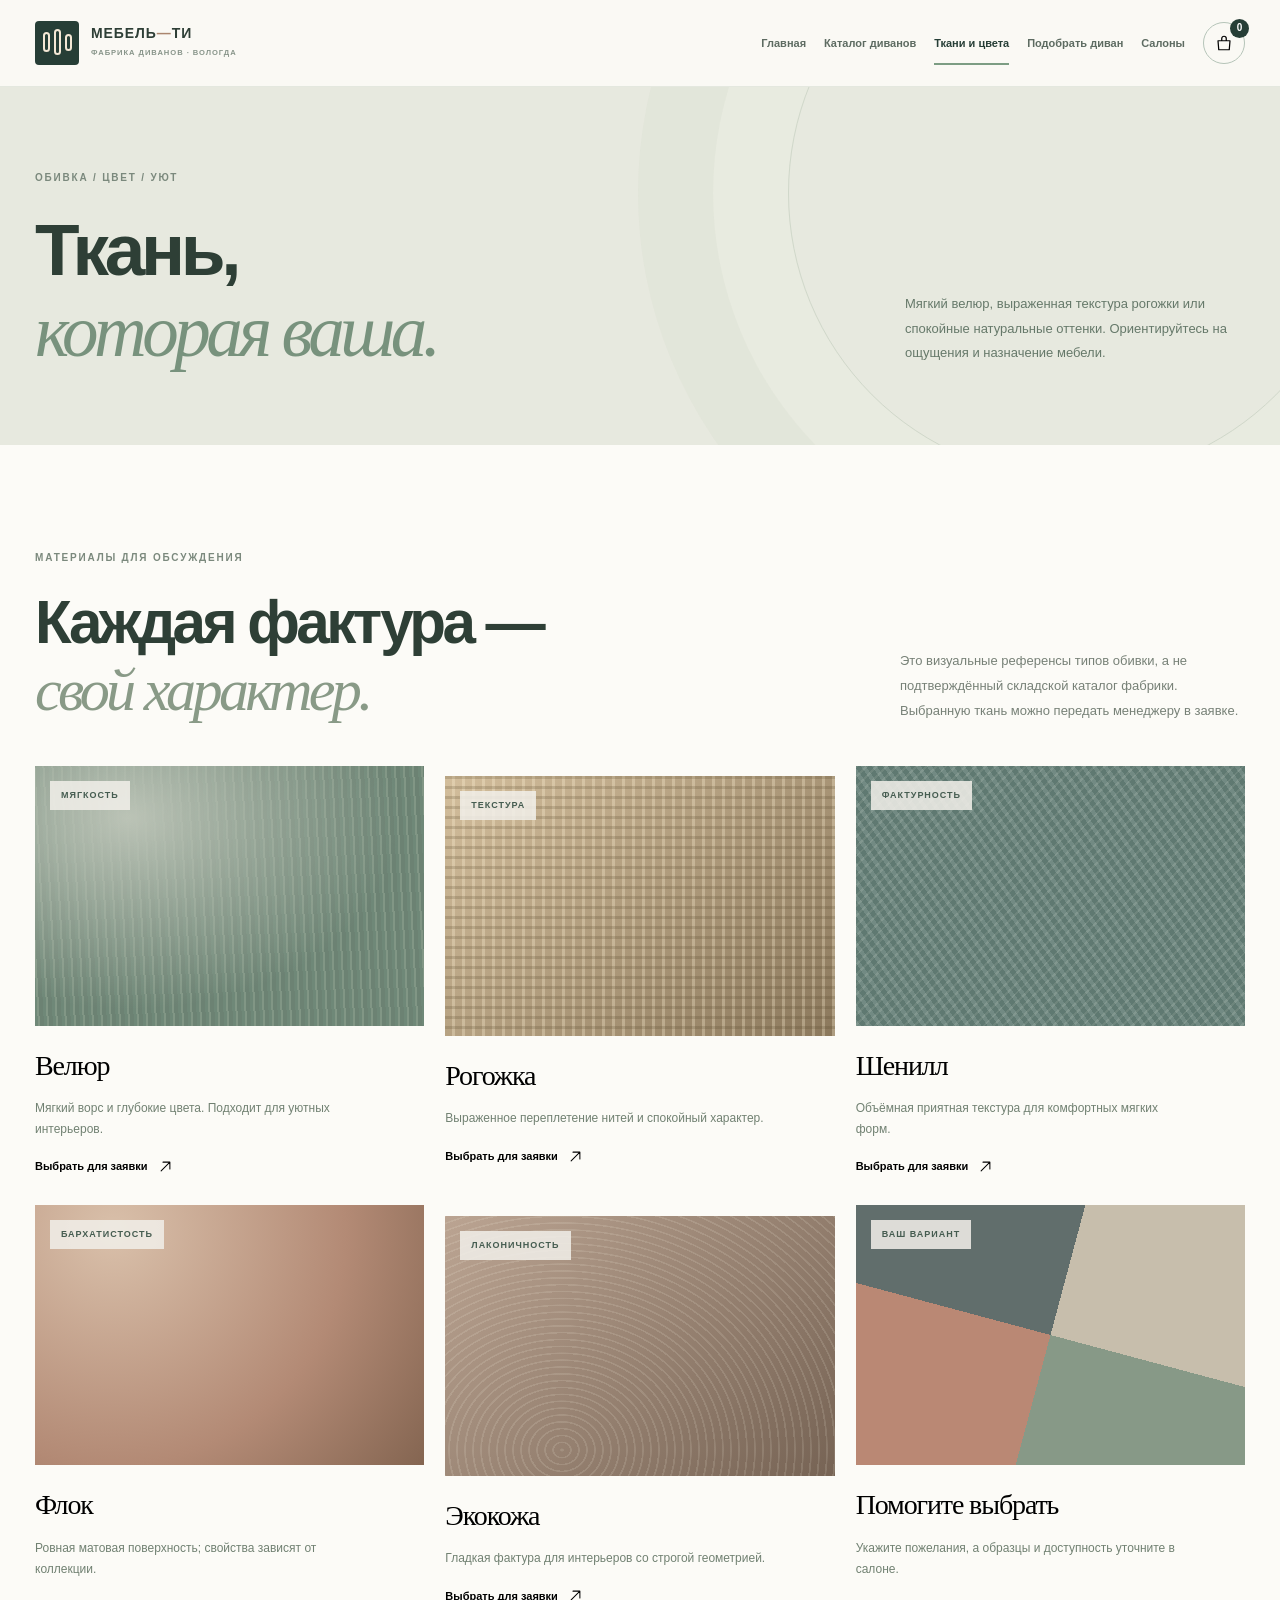
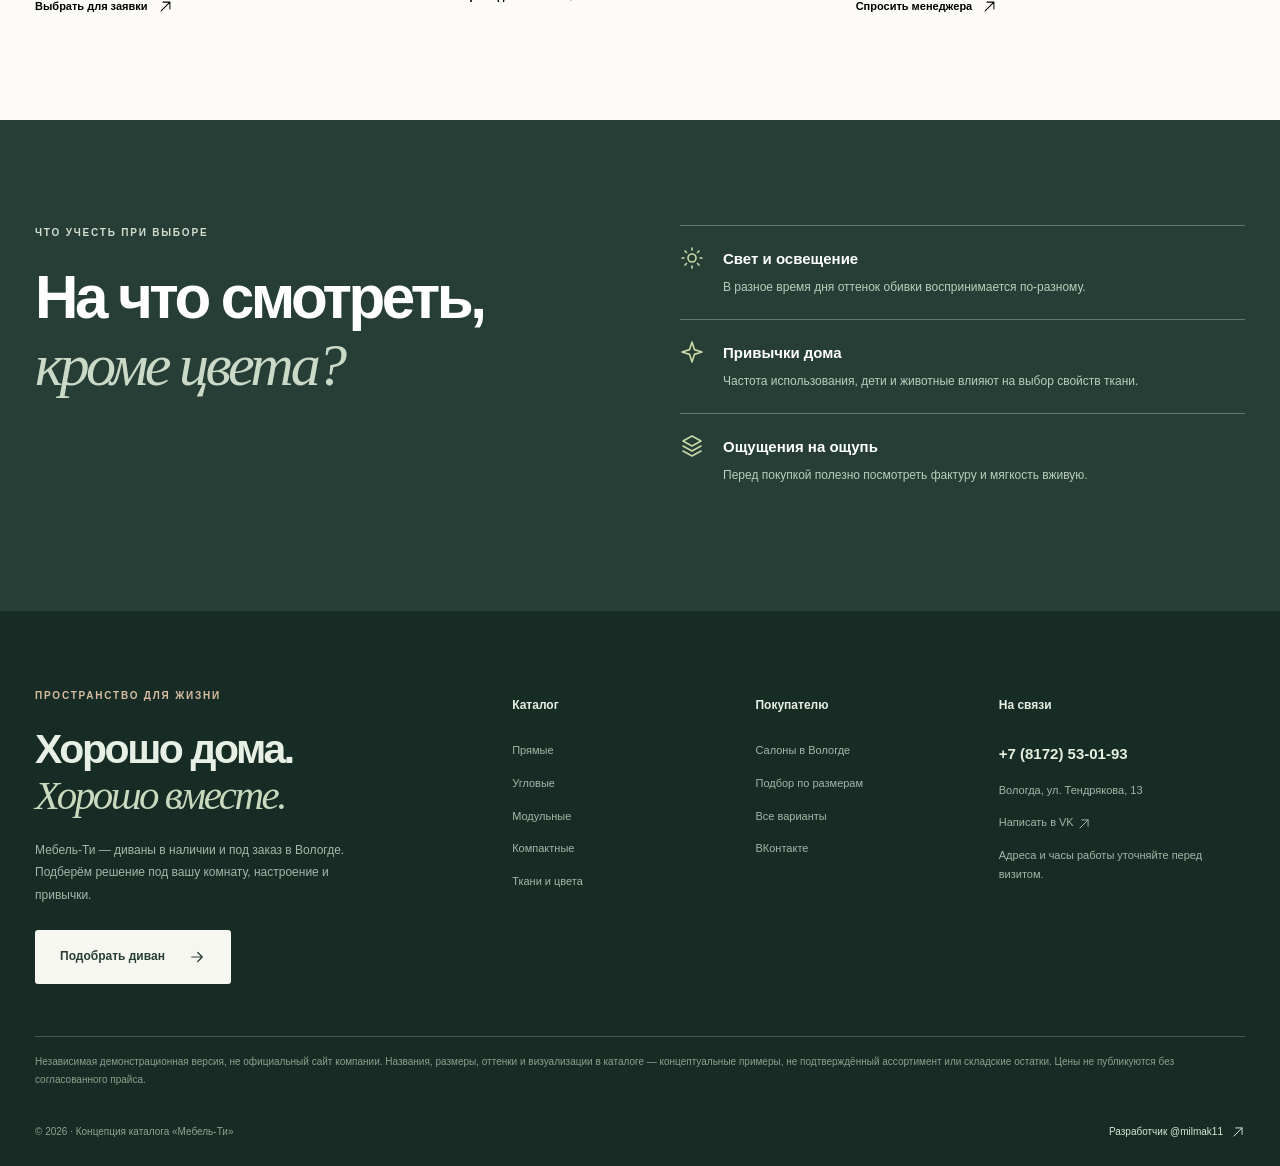
<file: preview-fabrics-offline.html>
<!doctype html><html lang="ru"><head><meta charset="utf-8"><meta name="viewport" content="width=device-width,initial-scale=1"><meta name="robots" content="noindex,nofollow,noarchive"><meta name="theme-color" content="#263E36"><meta name="description" content="Подбор тканей и оттенков обивки: велюр, рогожка, шенилл, флок, экокожа."><title>Ткани и цвета обивки — Мебель-Ти · Вологда</title><link rel="icon" href="[data-uri]" type="image/svg+xml"><style>:root{--forest:#263E36;--deep:#1D312A;--moss:#8E9C89;--lime:#E7F1C8;--cream:#F8F6F0;--stone:#ECEAE2;--paper:#FFFEFA;--line:#DBDFD7;--ink:#2E3F36;--sub:#768278;--gold:#D8BDA1;--serif:Georgia,'Times New Roman',serif;--sans:Inter,-apple-system,BlinkMacSystemFont,'Segoe UI',Arial,sans-serif;--wrap:1370px;--ease:cubic-bezier(.2,.8,.2,1)}
*{box-sizing:border-box}html{scroll-behavior:smooth;scroll-padding-top:90px}body{margin:0;font-family:var(--sans);color:var(--ink);background:var(--cream);font-size:14px;line-height:1.67;-webkit-font-smoothing:antialiased;overflow-x:hidden}body.locked{overflow:hidden}a{color:inherit;text-decoration:none}button,input,select,textarea{font:inherit}button{cursor:pointer}button:disabled{cursor:not-allowed;opacity:.56}img{display:block;max-width:100%;width:100%;height:auto}p,h1,h2,h3,h4{margin:0}h1,h2,h3{line-height:1.12;letter-spacing:-.059em}h1,h2{font-weight:600}h1 em,h2 em{font-family:var(--serif);font-weight:400;letter-spacing:-.061em}h1{font-size:clamp(50px,6vw,90px)}h2{font-size:clamp(40px,4.7vw,69px)}h3{font-size:23px;font-weight:650}.ico{width:20px;height:20px;flex-shrink:0}.wrap{max-width:var(--wrap);width:calc(100% - 96px);margin-inline:auto}.section{padding:105px 0}.overline,.eyebrow{font-size:10px;letter-spacing:.18em;font-weight:850;text-transform:uppercase}.overline{margin-bottom:22px;color:#7B897D}.overline.light{color:#D2DECE}.overline.gold{color:var(--gold)}.eyebrow.gold-line{display:flex;align-items:center;gap:13px;color:#cbbca1}.eyebrow.gold-line:before{content:'';height:1px;width:25px;background:#cbbca1}.btn{display:inline-flex;align-items:center;justify-content:space-between;gap:23px;font-size:12px;line-height:1.3;font-weight:750;padding:16px 24px;min-height:54px;border-radius:3px;border:1px solid transparent;white-space:nowrap;transition:background .22s,transform .3s var(--ease),border-color .22s,color .22s}.btn:hover{transform:translateY(-2px)}.btn .ico,.text-link .ico{width:18px;height:18px;transition:transform .25s}.btn:hover .ico,.text-link:hover .ico{transform:translateX(3px)}.btn-primary{background:var(--forest);color:#fff}.btn-primary:hover{background:#496453}.btn-lime{color:var(--forest);background:var(--lime)}.btn-lime:hover{background:#FAFFD9}.btn-light{background:#F7F7F1;color:var(--forest)}.btn-light:hover{background:#E3EBCB}.btn-outline{color:var(--forest);background:transparent;border-color:#BAC9BD}.btn-outline:hover{border-color:var(--forest);background:#E4EAE0}.btn-hero-outline{color:white;border-color:#9FAB91;background:transparent}.btn-hero-outline:hover{background:#344B3E}.text-link{display:inline-flex;align-items:center;gap:20px;font-size:12px;font-weight:750;border-bottom:1px solid #ABB6AC;padding-bottom:5px;white-space:nowrap}.section-top{display:flex;gap:70px;justify-content:space-between;align-items:end;margin-bottom:42px}.section-top>div{flex:1}.section-top p{max-width:345px;font-size:13px;line-height:1.9;color:#778177}.section-top h2 em{color:#899A87}.section-top.compact-bottom .text-link{margin-bottom:8px}.catalog-disclaimer,.catalog-fine{margin-top:26px;color:#9DA59B;font-size:10px;line-height:1.8}
/* header */
.header{position:sticky;top:0;z-index:80;background:#FAF9F4F2;backdrop-filter:blur(18px);border-bottom:1px solid #E4E8DF}.header-top{height:86px;display:flex;align-items:center;gap:25px}.logo{display:flex;align-items:center;gap:12px;flex-shrink:0}.logo-icon{width:44px;height:44px;border-radius:4px;background:var(--forest);display:flex;gap:4px;align-items:center;justify-content:center}.logo-icon span{display:block;width:7px;height:20px;border:2px solid #F4E8D5;border-radius:4px;transform:translateY(-1px)}.logo-icon span:nth-child(2){height:26px}.logo-icon span:nth-child(3){height:17px}.logo-text strong{display:block;white-space:nowrap;font-size:14px;line-height:1.1;font-weight:900;letter-spacing:.065em}.logo-text strong span{color:#AA866E}.logo-text small{display:block;font-size:7.6px;font-weight:850;letter-spacing:.125em;margin-top:5px;color:#88958A;white-space:nowrap}.desktop-nav{margin-left:auto;display:flex;align-items:center;gap:clamp(11px,1.4vw,25px)}.desktop-nav a{font-size:11px;color:#5D6B61;white-space:nowrap;font-weight:750}.desktop-nav a:hover,.desktop-nav a.current{color:var(--forest)}.desktop-nav a.current{position:relative}.desktop-nav a.current:after{content:'';height:2px;position:absolute;bottom:-13px;left:0;right:0;background:#7C9D83}.header-tools{display:flex;align-items:center;gap:16px}.head-number{font-size:11px;font-weight:850;white-space:nowrap;padding-left:18px;border-left:1px solid #C5CEC4}.bag-toggle{width:42px;height:42px;border:1px solid #B5C4B8;border-radius:50%;display:grid;place-items:center;background:transparent;position:relative}.bag-toggle .ico{width:18px;height:18px}.bag-toggle span{position:absolute;top:-4px;right:-5px;border-radius:50%;min-width:19px;height:19px;background:var(--forest);color:white;font-size:10px;font-weight:800;display:grid;place-items:center;padding:1px}.menu-toggle{display:none;background:transparent;border:0;padding:9px}.mobile-nav{display:none}
/* hero */
.hero{background:var(--forest);color:white;overflow:hidden}.hero-inner{display:grid;grid-template-columns:1fr 1.02fr;min-height:670px;gap:65px;align-items:stretch}.hero-copy{padding:83px 0 53px;display:flex;flex-direction:column;justify-content:center}.hero h1{font-size:clamp(51px,5.1vw,83px);letter-spacing:-.077em;margin:33px 0 28px}.hero h1 em{color:#DBE4CB}.hero-copy>p{color:#BDD0BF;font-size:14px;max-width:420px;line-height:1.95}.hero-actions{display:flex;gap:12px;margin-top:28px;flex-wrap:wrap}.hero-bottom-facts{display:flex;gap:28px;margin-top:56px;flex-wrap:wrap;color:#D0DCCC;font-size:10px;font-weight:650}.hero-bottom-facts>span{display:flex;align-items:center;gap:7px}.hero-bottom-facts svg{width:15px;height:15px;color:#CFDFAC}.hero-art{min-height:670px;position:relative;background:#CBCFBE;overflow:hidden}.hero-art>img{position:absolute;inset:0;width:100%;height:100%;object-fit:cover;transition:transform .8s var(--ease)}.hero-art:hover>img{transform:scale(1.035)}.hero-art-badge{position:absolute;top:34px;right:0;background:#E6EAD8;color:var(--forest);padding:22px 28px;max-width:200px}.hero-art-badge span{font-size:9px;letter-spacing:.14em;font-weight:800;color:#687C6C;display:block;margin-bottom:8px}.hero-art-badge strong{font-family:var(--serif);font-weight:400;line-height:1.2;font-size:23px}.image-note{position:absolute;bottom:22px;left:22px;max-width:80%;background:#20382EAE;color:#ECF3E8;padding:9px 12px;backdrop-filter:blur(8px);font-size:9px;letter-spacing:.07em}.hero-subline{display:flex;gap:20px;justify-content:space-between;align-items:center;padding-top:18px;padding-bottom:18px;color:#B4C9B6;font-size:9px;font-weight:800;letter-spacing:.17em}.hero-subline a{display:grid;place-items:center;width:30px;height:30px;border:1px solid #68806C;border-radius:50%}.hero-subline a svg{width:15px;height:15px}
/* homepage categories */
.categories{background:#FEFCF7}.category-cards{display:grid;grid-template-columns:1.18fr 1fr 1fr;gap:16px}.category-card{height:400px;display:block;position:relative;overflow:hidden;background:#D3D7CC}.category-card>img{position:absolute;inset:0;width:100%;height:100%;object-fit:cover;transition:transform .8s var(--ease)}.category-card:hover img{transform:scale(1.05)}.category-card:after{content:'';position:absolute;inset:30% 0 0;background:linear-gradient(to top,#183029E8,transparent)}.category-content{position:absolute;z-index:1;bottom:29px;left:25px;right:25px;color:white}.category-content small{color:#CEDCCB;font-size:9px;font-weight:800;letter-spacing:.11em}.category-content h3{font-family:var(--serif);font-size:31px;font-weight:400;letter-spacing:-.045em;margin:9px 0 13px}.category-content>span{display:flex;align-items:center;gap:13px;font-size:10px;font-weight:750}.category-content .ico{width:15px;height:15px}
/* catalog cards */
.feature-products{background:#F2F3ED}.product-grid{display:grid;grid-template-columns:repeat(3,minmax(0,1fr));gap:21px;row-gap:34px}.product-card{min-width:0}.product-visual{position:relative;aspect-ratio:1.36;overflow:hidden;background:#E5E6DC}.product-visual img{height:100%;width:100%;object-fit:cover;transition:transform .5s var(--ease)}.product-card:hover .product-visual img{transform:scale(1.04)}.product-demo-tag{position:absolute;left:13px;top:13px;background:#F7F7F1EA;color:#607168;font-size:9px;letter-spacing:.07em;padding:6px 9px;font-weight:850}.product-like{position:absolute;top:13px;right:13px;width:35px;height:35px;border-radius:50%;display:grid;place-items:center;border:0;background:#F7F7F1E6;color:var(--forest);transition:background .2s,color .2s}.product-like:hover,.product-like.added{background:var(--forest);color:#fff}.product-like .ico{width:17px;height:17px}.product-meta{display:flex;justify-content:space-between;align-items:center;gap:10px;margin:16px 0 6px;color:#8B978C;font-size:10px;font-weight:750}.product-title{font-family:var(--serif);font-weight:400;font-size:25px;line-height:1.3;letter-spacing:-.04em}.product-props{display:flex;flex-wrap:wrap;gap:7px;margin-top:9px}.product-props span{font-size:10px;color:#758578}.product-props span:not(:last-child):after{content:'·';margin-left:7px;color:#A8B1A6}.product-foot{display:flex;gap:12px;align-items:center;justify-content:space-between;margin-top:21px;padding-top:13px;border-top:1px solid #D8E0D7}.product-foot>span{display:flex;flex-direction:column;gap:3px}.product-foot>span strong{font-size:14px;font-weight:750;white-space:nowrap}.product-foot>span small{font-size:9px;color:#879689}.product-open{display:grid;place-items:center;width:37px;height:37px;border:1px solid #9DAD9C;color:var(--forest);background:transparent;border-radius:50%;transition:background .2s,color .2s}.product-open:hover{background:var(--forest);color:#fff}.product-open .ico{width:16px;height:16px}
/* palette */
.palette-section{background:#E9EDE4}.palette-grid{display:grid;grid-template-columns:.92fr 1.08fr;gap:80px;align-items:center}.palette-text h2 em{color:#859785}.palette-text>p{color:#778778;max-width:425px;font-size:13px;line-height:1.95;margin:24px 0}.palette-buttons{display:flex;align-items:center;gap:11px;margin-bottom:30px}.palette-dot{width:30px;height:30px;background:var(--color);border-radius:50%;border:3px solid #E9EDE4;box-shadow:0 0 0 1px #A8BAAA;transition:box-shadow .2s,transform .2s}.palette-dot.selected{box-shadow:0 0 0 2px #496C55;transform:scale(1.1)}.palette-name{font-weight:750;font-size:11px;margin-left:12px;color:#566E5D}.palette-photo{position:relative;aspect-ratio:1.22;background:#D4D8CB}.palette-photo img{width:100%;height:100%;object-fit:cover}.art-note{position:absolute;left:15px;bottom:15px;background:#24372CC9;color:white;padding:8px 11px;font-size:9px}.advantages{border-top:1px solid #D2D9D0;display:grid;grid-template-columns:repeat(3,1fr);gap:38px;padding-top:35px}.advantage .ico{width:30px;height:30px;color:#6D9276;margin-bottom:24px}.advantage h3{font-size:19px;margin-bottom:10px}.advantage p{font-size:12px;line-height:1.9;max-width:350px;color:#778777}.why-section{background:#FEFCF7}.showroom-preview{background:var(--forest);color:white}.store-split{display:grid;grid-template-columns:1fr .8fr;gap:90px;align-items:center}.store-copy h2{font-size:clamp(42px,4.5vw,70px)}.store-copy h2 em{color:#D5DFC9}.store-copy p{color:#C0CFBF;max-width:435px;line-height:1.9;font-size:13px;margin:22px 0 28px}.store-side{padding:40px 10px 35px 45px;position:relative;border-left:1px solid #81978470}.store-outline{display:block;font-size:125px;line-height:1;letter-spacing:-.11em;color:#6D886E;font-weight:900;opacity:.43}.store-side p{margin:10px 0 30px;color:#C1D6C6;font-size:11px}.store-side>div{display:flex;flex-direction:column;gap:14px}.store-side strong{display:block;border-top:1px solid #617967;padding-top:14px;font-weight:650;font-size:14px}.final-question{background:#F5F5EE}.final-grid{display:grid;grid-template-columns:1fr .7fr;gap:95px;align-items:end}.final-grid h2 em{color:#91A18C}.final-grid p{font-size:13px;line-height:1.9;color:#788579;max-width:430px;margin:0 0 24px}
/* pages header */
.page-head{background:#E7E9DF;padding:83px 0 72px;position:relative;overflow:hidden}.page-head:after{content:'';position:absolute;right:-80px;top:-180px;width:570px;height:570px;border:1px solid #D0D8CA;border-radius:50%;box-shadow:0 0 0 75px #F2F3EA55,0 0 0 150px #D9DDCF55;pointer-events:none}.page-head .wrap{position:relative;z-index:1}.page-head-row{display:flex;gap:70px;align-items:end;justify-content:space-between}.page-head h1{font-size:clamp(52px,5.7vw,86px)}.page-head h1 em{color:#78927D}.page-head-row>p{max-width:340px;font-size:13px;line-height:1.9;color:#66796A;padding-bottom:7px}.demo-notice{font-size:10px;color:#829083;margin-top:32px;max-width:720px}
/* catalog */
.catalog-section{background:#FCFBF7;padding-top:70px}.catalog-layout{display:grid;grid-template-columns:252px minmax(0,1fr);gap:48px;align-items:start}.filter-panel{position:sticky;top:104px;padding:12px 0;border-right:1px solid #E0E7DD;padding-right:28px}.filter-top{display:flex;justify-content:space-between;align-items:center;margin-bottom:27px}.filter-top>strong{font-size:20px;font-weight:800}.filter-top button{border:0;background:none;color:#729079;font-size:10px;display:flex;gap:5px;align-items:center}.filter-top button .ico{width:13px;height:13px}.filter-set{margin:0 0 25px;padding:0 0 24px;border-bottom:1px solid #E0E5DB}.filter-set>strong{display:block;font-size:11px;font-weight:800;margin-bottom:14px}.filter-checks{display:flex;flex-direction:column;gap:11px}.filter-checks label{display:flex;gap:9px;align-items:center;font-size:12px;color:#607667;cursor:pointer}.filter-checks input,.preference-grid input{accent-color:#4F8060;width:16px;height:16px}.filter-set input[type=range],.range-line input{width:100%;accent-color:#55785E}.filter-range-labels{display:flex;justify-content:space-between;font-size:10px;color:#91A092;margin-top:9px}.filter-range-labels b{font-size:11px;color:#506454}.filter-set select,.catalog-toolbar select{background:#FCFBF7;border:1px solid #DAE0D7;padding:10px;width:100%;font-size:11px;color:#455C4D}.filter-colors{display:flex;gap:9px}.filter-colors button{width:30px;height:30px;border-radius:50%;background:var(--sw);border:3px solid #FCFBF7;box-shadow:0 0 0 1px #AFB9AA}.filter-colors button.active{box-shadow:0 0 0 2px #4D7458}.filter-help{color:#9BA89C;font-size:10px;line-height:1.8}.catalog-toolbar{display:flex;justify-content:space-between;align-items:center;gap:20px;margin:0 0 28px;min-height:45px}.catalog-toolbar>span{font-size:12px;font-weight:750;color:#67796C}.catalog-toolbar label{display:flex;align-items:center;gap:10px;color:#89998B;font-size:11px}.catalog-toolbar select{width:180px}.catalog-products{row-gap:34px;column-gap:17px}.catalog-empty{padding:55px;background:#EDF2EA;text-align:center;color:#5A7060}.catalog-empty button{display:block;margin:15px auto 0;border:0;background:var(--forest);padding:11px 16px;color:white}.mobile-filters{display:none}.tiny-cta{background:var(--forest);color:white}.tiny-cta-inner{display:flex;align-items:center;justify-content:space-between;gap:40px}.tiny-cta h2{font-size:clamp(39px,4vw,59px)}.tiny-cta h2 em{color:#C6D7BB}
/* fabrics */
.fabrics-section{background:#FCFBF7}.fabric-grid{display:grid;grid-template-columns:repeat(3,minmax(0,1fr));gap:30px 21px}.fabric-card{background:none;border:0;text-align:left;padding:0;min-width:0}.fabric-sample{display:block;position:relative;height:260px;transition:filter .24s}.fabric-card:hover .fabric-sample{filter:brightness(1.08)}.fabric-sample>span{position:absolute;left:15px;top:15px;background:#F1EFE9DB;color:#455C50;padding:7px 11px;font-size:9px;letter-spacing:.11em;font-weight:850}.fabric-velour{background:radial-gradient(ellipse at 24% 20%,#BBC3B6,transparent 65%),repeating-linear-gradient(87deg,#6F8878 0 3px,#819685 3px 5px,#6C8273 5px 9px)}.fabric-rogozhka{background:repeating-linear-gradient(0deg,transparent 0 7px,#56472A36 7px 10px),repeating-linear-gradient(90deg,transparent 0 7px,#FEF2D64E 7px 10px),linear-gradient(135deg,#D3BE9C,#8B785C)}.fabric-chenille{background:repeating-linear-gradient(55deg,#FFFFFF11 0 4px,#263B3622 4px 9px),repeating-linear-gradient(135deg,#9BABA255 0 2px,transparent 2px 7px),#68827A}.fabric-flock{background:radial-gradient(circle at 20% 10%,#D9C0AA,#B38A75 60%,#846551)}.fabric-leather{background:repeating-radial-gradient(ellipse at 30% 90%,#F9F6E522 0 1.5px,transparent 2px 8px),linear-gradient(135deg,#BBA492,#766354)}.fabric-mix{background:conic-gradient(from 15deg at 50% 50%,#C7BEAC 0 90deg,#879987 90deg 180deg,#BA8874 180deg 270deg,#616E6C 270deg)}.fabric-info{display:flex;flex-direction:column;gap:9px;padding:17px 0 0}.fabric-info strong{font-family:var(--serif);font-weight:400;font-size:28px;letter-spacing:-.04em}.fabric-info small{font-size:12px;color:#718172;line-height:1.7;max-width:340px}.fabric-info b{font-size:11px;font-weight:760;display:flex;align-items:center;gap:10px;margin-top:9px}.fabric-info b svg{width:15px;height:15px}.fabric-tip{background:var(--forest);color:white}.fabric-tip-grid{display:grid;grid-template-columns:1fr 1fr;gap:80px}.fabric-tip h2 em{color:#CBD9C7}.tip-item{border-top:1px solid #627967;display:flex;gap:19px;align-items:flex-start;padding:20px 0}.tip-item>.ico{width:24px;height:24px;color:#C7D7A6}.tip-item span{display:flex;flex-direction:column;gap:6px}.tip-item strong{font-size:15px}.tip-item small{font-size:12px;line-height:1.8;color:#B9CEBB}
/* order */
.order-section{background:#FCFBF7;padding-top:60px}.order-grid{display:grid;grid-template-columns:minmax(0,1.1fr) minmax(300px,.9fr);gap:42px;align-items:start}.order-form{background:#FDFCF9;padding:35px 44px;border:1px solid #E3E6DE}.order-title{border-bottom:1px solid #D8DFD5;padding-bottom:22px}.order-title .overline{margin-bottom:8px}.order-title h2{font-size:34px}.form-block{margin:29px 0 0;padding:0;border:0;min-width:0}.form-block legend,.form-label{display:block;font-size:12px;font-weight:850;color:#4D6354;margin-bottom:13px}.choice-grid{display:grid;grid-template-columns:repeat(4,1fr);gap:9px}.choice{position:relative;cursor:pointer}.choice input{position:absolute;opacity:0;pointer-events:none}.choice span{display:grid;place-items:center;text-align:center;height:54px;padding:7px;background:#F0F2EC;border:1px solid #D6DFD5;font-size:11px;font-weight:750}.choice input:checked+span{background:#DCE9D7;border-color:#567A60;color:#28472F}.choice:has(input:focus-visible) span,.color-radio:has(input:focus-visible)>span{outline:3px solid #669975;outline-offset:3px}.range-line{display:flex;gap:19px;align-items:center}.range-line b{font-size:14px;white-space:nowrap}.range-stops{display:flex;justify-content:space-between;font-size:10px;color:#9BAD9B;max-width:calc(100% - 73px)}.custom-width{margin-top:15px;display:flex;gap:10px;align-items:center;flex-wrap:wrap;font-size:11px;color:#7B8F7C}.custom-width input{width:90px;background:white;border:1px solid #C6D2C6;padding:10px;color:var(--forest)}.order-color-options{display:flex;gap:14px;flex-wrap:wrap}.color-radio{cursor:pointer;position:relative;display:flex;align-items:center;flex-direction:column;gap:9px;min-width:67px}.color-radio input{position:absolute;opacity:0;pointer-events:none}.color-radio>span{display:block;width:46px;height:46px;border-radius:50%;background:var(--c);border:4px solid white;box-shadow:0 0 0 1px #B8CBB6}.color-radio input:checked+span{box-shadow:0 0 0 2px #46694E}.color-radio small{font-size:10px}.form-block select,.form-block textarea{border:1px solid #CEDBCF;background:white;color:#3B5846;padding:12px;width:100%;font-size:12px}.form-block textarea{resize:vertical}.preference-grid{display:grid;grid-template-columns:1fr 1fr;gap:12px}.preference-grid label{display:flex;align-items:center;gap:7px;font-size:11px;color:#627768;cursor:pointer}.form-note{font-size:10px;color:#9AA89B;line-height:1.8;margin-top:25px}.order-actions{display:flex;gap:10px;flex-wrap:wrap;margin-top:21px}.order-help{font-size:11px;color:#557D5C;margin-top:12px}.order-preview{min-width:0}.preview-sticky{position:sticky;top:108px;background:#E5ECE3}.preview-tag{display:flex;justify-content:space-between;gap:12px;padding:21px 22px 0;color:#64846E;font-size:9px;letter-spacing:.12em;font-weight:850}.preview-sticky>img{aspect-ratio:1.32;width:100%;object-fit:cover;margin:16px auto 0}.preview-caption{display:flex;align-items:center;gap:14px;padding:20px 23px}.small-round{width:39px;height:39px;border-radius:50%;display:grid;place-items:center;background:#D2E0CD;color:#4F7055}.preview-caption strong{font-size:14px;display:block}.preview-caption small{color:#8A9E8C;font-size:10px;display:block;margin-top:4px}.preview-dim{display:flex;justify-content:space-between;gap:14px;padding:0 23px;align-items:center}.preview-dim span{color:#778B78;font-size:10px;letter-spacing:.1em}.preview-dim strong{font-size:17px}.preview-sticky>p{font-size:10px;color:#92A493;line-height:1.8;padding:15px 23px 0}.preview-sticky textarea{display:block;margin:21px auto 0;width:calc(100% - 46px);font-size:11px;color:#46664E;padding:13px;background:#F7FAF5;border:1px solid #CFDAD1;resize:vertical;min-height:135px}.preview-disclaimer{font-size:10px;color:#7A907D;line-height:1.8;padding:18px 23px 24px}
/* stores */
.location-section{background:#FDFCF8}.location-grid{display:grid;grid-template-columns:repeat(3,minmax(0,1fr));gap:15px}.location-card{background:#EFF2EB;padding:30px 25px 28px;min-height:335px;display:flex;flex-direction:column}.location-index{font-size:9px;letter-spacing:.14em;font-weight:850;color:#829986;margin-bottom:35px}.location-card h3{font-family:var(--serif);font-weight:400;font-size:27px;margin-bottom:22px}.location-meta{display:flex;align-items:center;gap:10px;font-size:11px;color:#607564;margin-bottom:14px}.location-meta .ico{width:16px;height:16px;color:#76917A}.location-meta a:hover{text-decoration:underline}.location-hours{color:#87998A;font-size:11px;margin-top:auto;padding-top:15px;line-height:1.6}.location-actions{display:flex;justify-content:space-between;gap:12px;border-top:1px solid #D0DCD1;padding-top:17px;margin-top:19px}.location-actions a{font-size:11px;font-weight:850;display:inline-flex;gap:5px;align-items:center}.location-actions svg{width:14px;height:14px}.location-note{font-size:10px;color:#9BAA9D;line-height:1.7;margin-top:25px}.location-end{background:var(--forest);color:white}.location-end-grid{display:grid;grid-template-columns:1fr 1fr;gap:65px;align-items:center}.location-end h2 em{color:#D2DFC7}.location-end p{color:#C3D6C5;max-width:450px;margin:20px 0 28px;font-size:12px;line-height:1.9}.location-end-art{background:#D4D9CB;aspect-ratio:1.5}.location-end-art img{height:100%;object-fit:cover}
/* modal / bag */
.drawer-backdrop{position:fixed;inset:0;background:#0B20199C;z-index:109}.bag-drawer{position:fixed;right:0;top:0;bottom:0;max-width:450px;width:100%;background:#FAFAF5;z-index:110;padding:33px 28px 24px;box-shadow:-20px 0 90px #0004;display:flex;flex-direction:column;transform:translateX(110%);visibility:hidden;transition:transform .36s var(--ease),visibility .36s}.bag-drawer.open{transform:translateX(0);visibility:visible}.drawer-top{display:flex;justify-content:space-between;gap:15px;align-items:flex-start}.drawer-top .overline{margin-bottom:12px}.drawer-top h3{font-size:25px}.drawer-close,.dialog-close{background:var(--forest);color:white;border:0;border-radius:50%;width:38px;height:38px;display:grid;place-items:center}.drawer-close .ico,.dialog-close .ico{width:16px;height:16px}.drawer-subtitle{color:#7F9182;font-size:12px;line-height:1.8;margin:18px 0 24px}.drawer-items{flex:1;overflow-y:auto;border-top:1px solid #D6E1D6}.drawer-item{display:flex;gap:12px;align-items:center;border-bottom:1px solid #D6E1D6;padding:14px 0}.drawer-item img{width:95px;height:76px;object-fit:cover;background:#D9DFD4}.drawer-item>div{flex:1}.drawer-item strong{display:block;font-size:14px}.drawer-item span{display:block;font-size:10px;color:#778A79}.drawer-item button{border:0;background:transparent;padding:8px}.drawer-item button .ico{width:17px;height:17px}.drawer-actions{display:flex;flex-direction:column;gap:9px;margin-top:20px}.drawer-actions .btn{justify-content:center}.drawer-empty{padding:48px 0;text-align:center;color:#849A89;font-size:12px;line-height:1.9}.drawer-empty .ico{width:32px;height:32px;margin:0 auto 12px}.product-dialog{border:0;padding:0;box-shadow:0 28px 100px #051A1099;background:#FDFCF7;color:var(--ink);width:min(1030px,calc(100% - 28px));max-height:90vh;overflow-y:auto;position:fixed}.product-dialog::backdrop{background:#0B211AB3;backdrop-filter:blur(6px)}.dialog-close{position:fixed;right:calc((100% - min(1030px,100% - 28px))/2 + 15px);top:calc(5vh + 15px);z-index:120}.dialog-grid{display:grid;grid-template-columns:1.1fr .9fr}.dialog-photo{background:#E7E8DD;position:relative;min-height:510px}.dialog-photo>img{position:absolute;inset:0;object-fit:cover;width:100%;height:100%}.dialog-photo-tag{position:absolute;left:15px;bottom:18px;background:#254035C9;color:white;padding:8px 13px;font-size:9px;letter-spacing:.11em}.dialog-info{padding:53px 38px 32px}.dialog-info .overline{margin-bottom:14px}.dialog-info h2{font-size:49px}.dialog-info>p{font-size:13px;line-height:1.8;color:#6E806F;margin:16px 0 22px}.dialog-rows{border-top:1px solid #D7E0D8;margin-bottom:18px}.dialog-row{display:flex;justify-content:space-between;gap:12px;padding:13px 0;border-bottom:1px solid #D7E0D8;font-size:11px}.dialog-row span{color:#7C8F80}.dialog-row b{font-weight:750;text-align:right}.dialog-color-buttons{display:flex;gap:11px;align-items:center;margin:15px 0 22px}.dialog-color-buttons button{width:34px;height:34px;background:var(--col);border:3px solid white;box-shadow:0 0 0 1px #BACBBB;border-radius:50%}.dialog-color-buttons button.active{box-shadow:0 0 0 2px #50785C}.dialog-price{font-size:12px;color:#819482;margin:0 0 17px}.dialog-action{display:flex;flex-wrap:wrap;gap:9px}.dialog-action .btn{font-size:11px;padding:13px 17px}.dialog-fine{font-size:10px;color:#96A49A;line-height:1.8;margin-top:21px}.toast{position:fixed;bottom:22px;right:22px;z-index:150;background:var(--forest);color:white;padding:15px 20px;font-size:12px;box-shadow:0 17px 35px #0003;opacity:0;pointer-events:none;transform:translateY(13px);transition:opacity .2s,transform .2s}.toast.show{opacity:1;transform:none}
/* footer */
.footer{background:#162C24;color:#E8EFE4;padding:77px 0 25px}.footer-grid{display:grid;grid-template-columns:1.8fr .85fr .85fr 1fr;gap:34px;padding-bottom:52px}.footer-brand h2{font-size:clamp(38px,3.2vw,50px)}.footer-brand h2 em{color:#C9D9BE}.footer-brand p{font-size:12px;line-height:1.9;color:#A4B8A8;max-width:340px;margin:20px 0 23px}.footer-links{display:flex;flex-direction:column;gap:14px;padding-top:7px}.footer-links strong{font-size:12px;margin-bottom:12px}.footer-links a,.footer-links span{font-size:11px;color:#A3B8A7;line-height:1.7}.footer-links a:hover{color:white}.footer-links a .ico{width:14px;height:14px;display:inline-block;vertical-align:middle}.footer-links .footer-phone{font-size:15px;font-weight:850;color:#E7EFE0;white-space:nowrap}.footer-disclaimer{border-top:1px solid #45594B;padding:16px 0;color:#8CA18D;font-size:10px;line-height:1.8}.footer-bottom{display:flex;justify-content:space-between;gap:20px;margin-top:19px;font-size:10px;color:#8EA592}.footer-bottom a{color:#D8E6D5;display:flex;gap:8px;align-items:center}.footer-bottom a .ico{width:14px;height:14px}
@media(max-width:1370px){.wrap{width:calc(100% - 70px)}.head-number{display:none}.header-top{gap:18px}.hero-inner{gap:40px}.hero h1{font-size:clamp(49px,5.1vw,77px)}.hero-art{min-height:630px}.hero-inner{min-height:630px}}
@media(max-width:1070px){.desktop-nav{display:none}.header-tools{margin-left:auto}.head-number{display:block;border:0}.menu-toggle{display:grid;place-items:center}.mobile-nav{position:absolute;top:86px;left:0;right:0;background:#F8F8F2;padding:20px max(35px,calc((100vw - var(--wrap))/2));box-shadow:0 18px 36px #0002;border-bottom:1px solid #DBE5D9;flex-direction:column;gap:0}.mobile-nav.open{display:flex}.mobile-nav a{display:block;padding:12px 0;border-bottom:1px solid #E2E8DF;font-size:14px;font-weight:730}.mobile-nav a.current{color:#69956D}.hero-inner{gap:24px}.hero-art{min-height:560px}.hero-inner{min-height:560px}.hero h1{font-size:clamp(45px,5.15vw,67px)}.hero-copy{padding:45px 0}.hero-bottom-facts{margin-top:30px;gap:12px}.hero-actions{gap:8px}.hero-actions .btn{padding:13px 17px;gap:8px;font-size:11px}.category-cards{gap:10px}.category-card{height:325px}.catalog-layout{gap:24px;grid-template-columns:220px minmax(0,1fr)}.catalog-products{grid-template-columns:repeat(2,minmax(0,1fr))}.palette-grid{gap:40px}.footer-grid{grid-template-columns:1.4fr 1fr 1fr;gap:22px}.footer-brand{grid-row:span 2}.order-grid{gap:25px}.order-form{padding:27px}.choice-grid{grid-template-columns:1fr 1fr}.location-grid{gap:10px}.location-card{padding:25px 15px}}
@media(max-width:760px){html{scroll-padding-top:70px}.wrap{width:calc(100% - 40px)}.header-top{height:70px}.mobile-nav{top:70px;padding:14px 20px 20px}.head-number{display:none}.logo-icon{width:38px;height:38px}.logo-text strong{font-size:12px}.logo-text small{font-size:7px}.section{padding:70px 0}.section-top{display:block;margin-bottom:30px}.section-top p{max-width:100%;padding-top:19px}.section-top.compact-bottom .text-link{margin-top:23px}.hero-inner{grid-template-columns:1fr;gap:0;min-height:0}.hero-copy{padding:65px 0 41px}.hero h1{font-size:clamp(53px,8.8vw,75px)}.hero-art{min-height:420px;margin:0 -20px}.hero-art-badge{top:14px;right:15px;padding:14px;max-width:170px}.hero-art-badge strong{font-size:20px}.hero-subline{gap:12px;flex-wrap:wrap}.hero-subline span:nth-of-type(2){display:none}.category-cards{grid-template-columns:1fr 1fr}.category-card.cat-large{grid-column:span 2}.category-card{height:270px}.category-card.cat-large{height:360px}.category-content{left:17px;right:15px;bottom:20px}.category-content h3{font-size:25px}.category-card.cat-large .category-content h3{font-size:34px}.product-grid{grid-template-columns:repeat(2,minmax(0,1fr));gap:14px;row-gap:28px}.product-title{font-size:22px}.palette-grid{grid-template-columns:1fr;gap:32px}.palette-photo{aspect-ratio:1.28}.advantages{grid-template-columns:1fr;gap:26px}.advantage .ico{margin-bottom:10px}.advantage h3{margin-bottom:6px}.store-split{grid-template-columns:1fr;gap:35px}.store-side{padding:10px 0 10px 30px}.store-outline{font-size:84px}.final-grid{grid-template-columns:1fr;gap:26px}.page-head{padding:62px 0}.page-head-row{display:block}.page-head-row>p{margin-top:21px;max-width:500px}.page-head h1{font-size:clamp(54px,9vw,74px)}.catalog-layout{grid-template-columns:1fr}.filter-panel{display:none;position:relative;top:auto;border:1px solid #D7E4D5;padding:23px;background:#F5F8F1}.filter-panel.open{display:block}.mobile-filters{display:inline-flex;gap:7px;align-items:center;border:1px solid #C9D3C8;background:transparent;padding:11px;font-size:11px;font-weight:750}.mobile-filters .ico{width:16px;height:16px}.catalog-toolbar{flex-wrap:wrap}.catalog-products{grid-template-columns:repeat(2,minmax(0,1fr))}.fabric-grid{grid-template-columns:1fr 1fr}.fabric-sample{height:210px}.fabric-tip-grid{grid-template-columns:1fr;gap:32px}.order-grid{grid-template-columns:1fr}.order-preview{grid-row:1}.preview-sticky{position:relative;top:auto}.preview-sticky>img{max-height:430px}.location-grid{grid-template-columns:1fr 1fr}.location-end-grid{grid-template-columns:1fr;gap:24px}.location-end-art{max-width:600px}.tiny-cta-inner{flex-direction:column;align-items:start}.footer-grid{grid-template-columns:repeat(2,1fr)}.footer-brand{grid-column:span 2;grid-row:auto}.dialog-grid{grid-template-columns:1fr}.dialog-photo{min-height:340px}.dialog-info{padding:33px}.dialog-close{top:calc(5vh + 10px)}.bag-drawer{max-width:420px}}
@media(max-width:490px){.wrap{width:calc(100% - 30px)}.section{padding:59px 0}h2{font-size:clamp(39px,9vw,49px)}.hero-copy{padding:47px 0 33px}.hero h1{font-size:clamp(46px,10.8vw,59px);margin:21px 0}.hero-copy>p{font-size:12px}.hero-actions{gap:10px;flex-direction:column;align-items:stretch}.hero-actions .btn{justify-content:space-between}.hero-bottom-facts{gap:10px;font-size:9px}.hero-art{min-height:310px;margin:0 -15px}.hero-art-badge{padding:10px;max-width:126px}.hero-art-badge strong{font-size:16px}.hero-art-badge span{font-size:7px}.image-note{left:10px;bottom:10px;font-size:8px}.hero-subline{font-size:8px}.category-cards{grid-template-columns:1fr}.category-card.cat-large{grid-column:auto}.category-card,.category-card.cat-large{height:310px}.product-grid{grid-template-columns:1fr}.product-visual{aspect-ratio:1.4}.product-meta{font-size:10px}.product-title{font-size:26px}.palette-grid{gap:25px}.palette-photo{aspect-ratio:1.3}.page-head{padding:54px 0}.page-head h1{font-size:clamp(50px,11vw,65px)}.catalog-toolbar label{margin-left:auto}.catalog-toolbar select{width:160px}.catalog-products{grid-template-columns:1fr}.catalog-products .product-visual{aspect-ratio:1.4}.fabric-grid{grid-template-columns:1fr 1fr;gap:15px}.fabric-sample{height:158px}.fabric-info strong{font-size:22px}.fabric-info small{font-size:10px}.fabric-info b{font-size:9px}.order-form{padding:19px 15px}.order-title h2{font-size:31px}.order-grid{gap:17px}.preview-tag{font-size:8px;padding:13px}.preview-sticky>img{aspect-ratio:1.3}.choice-grid{grid-template-columns:1fr 1fr}.preference-grid{grid-template-columns:1fr}.order-color-options{gap:7px}.color-radio{min-width:60px}.color-radio>span{width:38px;height:38px}.order-actions{flex-direction:column}.order-actions .btn{justify-content:center}.location-grid{grid-template-columns:1fr}.location-card{min-height:0;padding:24px}.location-index{margin-bottom:25px}.location-hours{margin-top:18px}.footer{padding-top:58px}.footer-grid{gap:27px}.footer-grid>.footer-links:last-child{grid-column:span 2}.footer-bottom{flex-direction:column}.dialog-photo{min-height:250px}.dialog-info{padding:24px}.dialog-info h2{font-size:37px}.dialog-info>p{font-size:12px}.dialog-action{flex-direction:column}.dialog-action .btn{justify-content:center}.bag-drawer{padding:23px 17px}.drawer-top h3{font-size:21px}}
@media(max-width:350px){.wrap{width:calc(100% - 24px)}.logo-text small{font-size:6px}.hero h1{font-size:44px}.hero-art{margin:0 -12px;min-height:285px}.fabric-grid{grid-template-columns:1fr 1fr}.fabric-sample{height:145px}.fabric-info strong{font-size:20px}.location-card h3{font-size:25px}}
@media(prefers-reduced-motion:reduce){*,*:before,*:after{scroll-behavior:auto!important;animation:none!important;transition:none!important}}
</style></head><body data-page="fabrics"><header class="header" id="header"><div class="wrap header-top"><a href="index.html" class="logo" aria-label="Мебель-Ти — главная"><span class="logo-icon"><span></span><span></span><span></span></span><span class="logo-text"><strong>МЕБЕЛЬ<span>—</span>ТИ</strong><small>ФАБРИКА ДИВАНОВ · ВОЛОГДА</small></span></a><nav class="desktop-nav" aria-label="Основное меню"><a class="" href="index.html">Главная</a><a class="" href="catalog.html">Каталог диванов</a><a class="current" href="fabrics.html">Ткани и цвета</a><a class="" href="order.html">Подобрать диван</a><a class="" href="showrooms.html">Салоны</a></nav><div class="header-tools"><a class="head-number" href="tel:+78172530193">+7 (8172) 53-01-93</a><button class="bag-toggle" id="bagToggle" type="button" aria-label="Открыть подборку диванов"><svg class="ico" viewBox="0 0 24 24" fill="none" stroke="currentColor" stroke-width="1.65" stroke-linecap="round" stroke-linejoin="round" aria-hidden="true"><path d="M4 9h16l-1 12H5L4 9ZM9 9V6a3 3 0 0 1 6 0v3"/></svg><span id="bagCount">0</span></button><button class="menu-toggle" id="menuToggle" type="button" aria-label="Открыть меню" aria-controls="mobileNav" aria-expanded="false"><svg class="ico" viewBox="0 0 24 24" fill="none" stroke="currentColor" stroke-width="1.65" stroke-linecap="round" stroke-linejoin="round" aria-hidden="true"><path d="M4 7h16M4 12h16M4 17h16"/></svg></button></div></div><nav id="mobileNav" class="mobile-nav" aria-label="Мобильное меню"><a class="" href="index.html">Главная</a><a class="" href="catalog.html">Каталог диванов</a><a class="current" href="fabrics.html">Ткани и цвета</a><a class="" href="order.html">Подобрать диван</a><a class="" href="showrooms.html">Салоны</a><a href="tel:+78172530193">Позвонить: +7 (8172) 53-01-93</a></nav></header><main><section class="page-head"><div class="wrap"><div class="overline">ОБИВКА / ЦВЕТ / УЮТ</div><div class="page-head-row"><h1>Ткань,<br><em>которая ваша.</em></h1><p>Мягкий велюр, выраженная текстура рогожки или спокойные натуральные оттенки. Ориентируйтесь на ощущения и назначение мебели.</p></div></div></section><section class="section fabrics-section"><div class="wrap"><div class="section-top"><div><div class="overline">МАТЕРИАЛЫ ДЛЯ ОБСУЖДЕНИЯ</div><h2>Каждая фактура —<br><em>свой характер.</em></h2></div><p>Это визуальные референсы типов обивки, а не подтверждённый складской каталог фабрики. Выбранную ткань можно передать менеджеру в заявке.</p></div><div class="fabric-grid"><button class="fabric-card" data-fabric-pick="Велюр" type="button"><span class="fabric-sample fabric-velour"><span>МЯГКОСТЬ</span></span><span class="fabric-info"><strong>Велюр</strong><small>Мягкий ворс и глубокие цвета. Подходит для уютных интерьеров.</small><b>Выбрать для заявки <svg class="ico" viewBox="0 0 24 24" fill="none" stroke="currentColor" stroke-width="1.65" stroke-linecap="round" stroke-linejoin="round" aria-hidden="true"><path d="M5 19 19 5M8 5h11v11"/></svg></b></span></button><button class="fabric-card" data-fabric-pick="Рогожка" type="button"><span class="fabric-sample fabric-rogozhka"><span>ТЕКСТУРА</span></span><span class="fabric-info"><strong>Рогожка</strong><small>Выраженное переплетение нитей и спокойный характер.</small><b>Выбрать для заявки <svg class="ico" viewBox="0 0 24 24" fill="none" stroke="currentColor" stroke-width="1.65" stroke-linecap="round" stroke-linejoin="round" aria-hidden="true"><path d="M5 19 19 5M8 5h11v11"/></svg></b></span></button><button class="fabric-card" data-fabric-pick="Шенилл" type="button"><span class="fabric-sample fabric-chenille"><span>ФАКТУРНОСТЬ</span></span><span class="fabric-info"><strong>Шенилл</strong><small>Объёмная приятная текстура для комфортных мягких форм.</small><b>Выбрать для заявки <svg class="ico" viewBox="0 0 24 24" fill="none" stroke="currentColor" stroke-width="1.65" stroke-linecap="round" stroke-linejoin="round" aria-hidden="true"><path d="M5 19 19 5M8 5h11v11"/></svg></b></span></button><button class="fabric-card" data-fabric-pick="Флок" type="button"><span class="fabric-sample fabric-flock"><span>БАРХАТИСТОСТЬ</span></span><span class="fabric-info"><strong>Флок</strong><small>Ровная матовая поверхность; свойства зависят от коллекции.</small><b>Выбрать для заявки <svg class="ico" viewBox="0 0 24 24" fill="none" stroke="currentColor" stroke-width="1.65" stroke-linecap="round" stroke-linejoin="round" aria-hidden="true"><path d="M5 19 19 5M8 5h11v11"/></svg></b></span></button><button class="fabric-card" data-fabric-pick="Экокожа" type="button"><span class="fabric-sample fabric-leather"><span>ЛАКОНИЧНОСТЬ</span></span><span class="fabric-info"><strong>Экокожа</strong><small>Гладкая фактура для интерьеров со строгой геометрией.</small><b>Выбрать для заявки <svg class="ico" viewBox="0 0 24 24" fill="none" stroke="currentColor" stroke-width="1.65" stroke-linecap="round" stroke-linejoin="round" aria-hidden="true"><path d="M5 19 19 5M8 5h11v11"/></svg></b></span></button><button class="fabric-card" data-fabric-pick="Нужен совет" type="button"><span class="fabric-sample fabric-mix"><span>ВАШ ВАРИАНТ</span></span><span class="fabric-info"><strong>Помогите выбрать</strong><small>Укажите пожелания, а образцы и доступность уточните в салоне.</small><b>Спросить менеджера <svg class="ico" viewBox="0 0 24 24" fill="none" stroke="currentColor" stroke-width="1.65" stroke-linecap="round" stroke-linejoin="round" aria-hidden="true"><path d="M5 19 19 5M8 5h11v11"/></svg></b></span></button></div></div></section><section class="section fabric-tip"><div class="wrap fabric-tip-grid"><div><div class="overline light">ЧТО УЧЕСТЬ ПРИ ВЫБОРЕ</div><h2>На что смотреть,<br><em>кроме цвета?</em></h2></div><div><div class="tip-item"><svg class="ico" viewBox="0 0 24 24" fill="none" stroke="currentColor" stroke-width="1.65" stroke-linecap="round" stroke-linejoin="round" aria-hidden="true"><circle cx="12" cy="12" r="4"/><path d="M12 2v2M12 20v2M2 12h2M20 12h2M5 5l1.5 1.5M17.5 17.5 19 19M19 5l-1.5 1.5M5 19l1.5-1.5"/></svg><span><strong>Свет и освещение</strong><small>В разное время дня оттенок обивки воспринимается по-разному.</small></span></div><div class="tip-item"><svg class="ico" viewBox="0 0 24 24" fill="none" stroke="currentColor" stroke-width="1.65" stroke-linecap="round" stroke-linejoin="round" aria-hidden="true"><path d="m12 2 2.4 7.6L22 12l-7.6 2.4L12 22l-2.4-7.6L2 12l7.6-2.4L12 2Z"/></svg><span><strong>Привычки дома</strong><small>Частота использования, дети и животные влияют на выбор свойств ткани.</small></span></div><div class="tip-item"><svg class="ico" viewBox="0 0 24 24" fill="none" stroke="currentColor" stroke-width="1.65" stroke-linecap="round" stroke-linejoin="round" aria-hidden="true"><path d="m12 2 9 5-9 5-9-5 9-5ZM3 12l9 5 9-5M3 17l9 5 9-5"/></svg><span><strong>Ощущения на ощупь</strong><small>Перед покупкой полезно посмотреть фактуру и мягкость вживую.</small></span></div></div></div></section></main><footer class="footer"><div class="wrap"><div class="footer-grid"><div class="footer-brand"><div class="overline gold">ПРОСТРАНСТВО ДЛЯ ЖИЗНИ</div><h2>Хорошо дома.<br><em>Хорошо вместе.</em></h2><p>Мебель-Ти — диваны в наличии и под заказ в Вологде. Подберём решение под вашу комнату, настроение и привычки.</p><a class="btn btn-light" href="order.html">Подобрать диван<svg class="ico" viewBox="0 0 24 24" fill="none" stroke="currentColor" stroke-width="1.65" stroke-linecap="round" stroke-linejoin="round" aria-hidden="true"><path d="M5 12h14m-6-6 6 6-6 6"/></svg></a></div><div class="footer-links"><strong>Каталог</strong><a href="catalog.html?type=straight">Прямые</a><a href="catalog.html?type=corner">Угловые</a><a href="catalog.html?type=modular">Модульные</a><a href="catalog.html?type=compact">Компактные</a><a href="fabrics.html">Ткани и цвета</a></div><div class="footer-links"><strong>Покупателю</strong><a href="showrooms.html">Салоны в Вологде</a><a href="order.html">Подбор по размерам</a><a href="catalog.html">Все варианты</a><a href="https://vk.com/mebelti35" target="_blank" rel="noopener noreferrer">ВКонтакте</a></div><div class="footer-links"><strong>На связи</strong><a class="footer-phone" href="tel:+78172530193">+7 (8172) 53-01-93</a><span>Вологда, ул. Тендрякова, 13</span><a href="https://vk.me/mebelti35" target="_blank" rel="noopener noreferrer">Написать в VK <svg class="ico" viewBox="0 0 24 24" fill="none" stroke="currentColor" stroke-width="1.65" stroke-linecap="round" stroke-linejoin="round" aria-hidden="true"><path d="M5 19 19 5M8 5h11v11"/></svg></a><span>Адреса и часы работы уточняйте перед визитом.</span></div></div><div class="footer-disclaimer">Независимая демонстрационная версия, не официальный сайт компании. Названия, размеры, оттенки и визуализации в каталоге — концептуальные примеры, не подтверждённый ассортимент или складские остатки. Цены не публикуются без согласованного прайса.</div><div class="footer-bottom"><span>© 2026 · Концепция каталога «Мебель-Ти»</span><a href="https://t.me/milmak11" target="_blank" rel="noopener noreferrer">Разработчик @milmak11 <svg class="ico" viewBox="0 0 24 24" fill="none" stroke="currentColor" stroke-width="1.65" stroke-linecap="round" stroke-linejoin="round" aria-hidden="true"><path d="M5 19 19 5M8 5h11v11"/></svg></a></div></div></footer><div class="toast" id="toast" role="status" aria-live="polite"></div><div class="drawer-backdrop" id="drawerBackdrop" hidden></div><aside class="bag-drawer" id="bagDrawer" aria-label="Моя подборка диванов" aria-hidden="true"><div class="drawer-top"><div><span class="overline">ВАША ПОДБОРКА</span><h3>Диваны, которые понравились</h3></div><button class="drawer-close" id="drawerClose" type="button" aria-label="Закрыть подборку"><svg class="ico" viewBox="0 0 24 24" fill="none" stroke="currentColor" stroke-width="1.65" stroke-linecap="round" stroke-linejoin="round" aria-hidden="true"><path d="M5 5l14 14M19 5 5 19"/></svg></button></div><p class="drawer-subtitle">Сохраните несколько вариантов и отправьте один запрос менеджеру. Наличие, размеры и стоимость он уточнит.</p><div class="drawer-items" id="drawerItems"></div><div class="drawer-actions"><button type="button" class="btn btn-primary" id="copyBag"><svg class="ico" viewBox="0 0 24 24" fill="none" stroke="currentColor" stroke-width="1.65" stroke-linecap="round" stroke-linejoin="round" aria-hidden="true"><rect x="8" y="8" width="13" height="13" rx="2"/><path d="M16 8V5a2 2 0 0 0-2-2H5a2 2 0 0 0-2 2v9a2 2 0 0 0 2 2h3"/></svg> Скопировать список</button><a class="btn btn-outline" href="https://vk.me/mebelti35" target="_blank" rel="noopener noreferrer">Открыть VK <svg class="ico" viewBox="0 0 24 24" fill="none" stroke="currentColor" stroke-width="1.65" stroke-linecap="round" stroke-linejoin="round" aria-hidden="true"><path d="M5 19 19 5M8 5h11v11"/></svg></a></div></aside><dialog id="productDialog" class="product-dialog" aria-label="Конфигурация дивана"><button class="dialog-close" id="dialogClose" type="button" aria-label="Закрыть"><svg class="ico" viewBox="0 0 24 24" fill="none" stroke="currentColor" stroke-width="1.65" stroke-linecap="round" stroke-linejoin="round" aria-hidden="true"><path d="M5 5l14 14M19 5 5 19"/></svg></button><div id="dialogContent"></div></dialog><script>window.MEBELTI_MODELS=[{"id": "line", "title": "Линия", "tag": "Прямой", "type": "straight", "width": 225, "depth": 95, "height": 85, "seats": 3, "sort": 1, "features": ["Лаконичный силуэт", "Для гостиной"], "description": "Прямая модель с низкими подлокотниками и ровной линией спинки. Концепция для небольшой гостиной."}, {"id": "horizon", "title": "Горизонт", "tag": "Угловой", "type": "corner", "width": 285, "depth": 160, "height": 88, "seats": 4, "sort": 2, "features": ["Угловая планировка", "Больше места"], "description": "Просторный угловой вариант для отдыха всей семьи. Сторону угла можно указать в заявке."}, {"id": "soft", "title": "Софт", "tag": "Прямой", "type": "straight", "width": 242, "depth": 105, "height": 90, "seats": 3, "sort": 3, "features": ["Мягкие подушки", "Уютные фактуры"], "description": "Смягчённая геометрия, объёмные подушки и комфортная посадка — уютный интерьерный акцент."}, {"id": "vista", "title": "Виста", "tag": "Модульный", "type": "modular", "width": 312, "depth": 177, "height": 83, "seats": 5, "sort": 4, "features": ["Сборка из секций", "Гибкая композиция"], "description": "Концепция модульной системы: помогает представить просторную композицию для большой комнаты."}, {"id": "mini", "title": "Мини", "tag": "Компактный", "type": "compact", "width": 168, "depth": 88, "height": 83, "seats": 2, "sort": 5, "features": ["Компактный размер", "Лёгкий силуэт"], "description": "Двухместный силуэт, рассчитанный на визуально лёгкую обстановку и небольшое пространство."}, {"id": "cloud", "title": "Облако", "tag": "Угловой", "type": "corner", "width": 305, "depth": 175, "height": 92, "seats": 4, "sort": 6, "features": ["Широкое сиденье", "Плавные формы"], "description": "Мягкая композиция с продуманным местом для отдыха и характерной фактурой ткани."}, {"id": "loft", "title": "Лофт", "tag": "Прямой", "type": "straight", "width": 260, "depth": 98, "height": 84, "seats": 3, "sort": 7, "features": ["Прямые линии", "Контрастные детали"], "description": "Графичная форма, уверенные пропорции и спокойная палитра для современного интерьера."}, {"id": "family", "title": "Фэмили", "tag": "Угловой", "type": "corner", "width": 325, "depth": 182, "height": 91, "seats": 5, "sort": 8, "features": ["Для большой семьи", "Угол по запросу"], "description": "Условный пример большого углового дивана, который станет центром общей зоны отдыха."}, {"id": "forma", "title": "Форма", "tag": "Прямой", "type": "straight", "width": 205, "depth": 92, "height": 87, "seats": 3, "sort": 9, "features": ["Обтекаемый дизайн", "Для квартиры"], "description": "Сдержанная модель с округлёнными подлокотниками. Сочетается с древесиной и тёплыми фактурами."}];
window.MEBELTI_COLORS=[{"id": "ivory", "label": "Лён", "hex": "#C7BEAC", "dark": "#958D7C", "light": "#E0D9CB"}, {"id": "sage", "label": "Шалфей", "hex": "#879987", "dark": "#566A61", "light": "#B2C3AE"}, {"id": "terracotta", "label": "Терракота", "hex": "#BA8874", "dark": "#896257", "light": "#D6A995"}, {"id": "graphite", "label": "Графит", "hex": "#616E6C", "dark": "#3C4B4A", "light": "#81908C"}];
</script><script>window.SVG_ASSETS={"cloud-ivory.svg":"[data-uri]","soft-terracotta.svg":"[data-uri]","soft-sage.svg":"[data-uri]","cloud-terracotta.svg":"[data-uri]","line-graphite.svg":"[data-uri]","mini-terracotta.svg":"[data-uri]","family-sage.svg":"[data-uri]","vista-sage.svg":"[data-uri]","vista-terracotta.svg":"[data-uri]","mini-graphite.svg":"[data-uri]","cloud-graphite.svg":"[data-uri]","forma-terracotta.svg":"[data-uri]","horizon-sage.svg":"[data-uri]","soft-graphite.svg":"[data-uri]","vista-graphite.svg":"[data-uri]","line-sage.svg":"[data-uri]","horizon-ivory.svg":"[data-uri]","loft-graphite.svg":"[data-uri]","loft-terracotta.svg":"[data-uri]","line-ivory.svg":"[data-uri]","forma-sage.svg":"[data-uri]","mini-ivory.svg":"[data-uri]","line-terracotta.svg":"[data-uri]","loft-ivory.svg":"[data-uri]","family-ivory.svg":"[data-uri]","horizon-graphite.svg":"[data-uri]","vista-ivory.svg":"[data-uri]","family-graphite.svg":"[data-uri]","forma-ivory.svg":"[data-uri]","horizon-terracotta.svg":"[data-uri]","forma-graphite.svg":"[data-uri]","loft-sage.svg":"[data-uri]","family-terracotta.svg":"[data-uri]","soft-ivory.svg":"[data-uri]","cloud-sage.svg":"[data-uri]","mini-sage.svg":"[data-uri]"};
(()=>{'use strict';
const $=(s,r=document)=>r.querySelector(s),$$=(s,r=document)=>[...r.querySelectorAll(s)],models=window.MEBELTI_MODELS||[],colors=window.MEBELTI_COLORS||[];
const getModel=id=>models.find(m=>m.id===id);const getColor=id=>colors.find(c=>c.id===id)||colors[0];
const svgUrl=(id,c)=>{const filename=`${id}-${c}.svg`;return window.SVG_ASSETS?.[filename]||`assets/scenes/${filename}`};
const svg=x=>({arrow:'<path d="M5 12h14m-6-6 6 6-6 6"/>',diag:'<path d="M5 19 19 5M8 5h11v11"/>',trash:'<path d="M4 7h16M9 7V4h6v3M6 7l1 13h10l1-13M10 11v6m4-6v6"/>',bag:'<path d="M4 9h16l-1 12H5L4 9ZM9 9V6a3 3 0 0 1 6 0v3"/>',close:'<path d="M5 5l14 14M19 5 5 19"/>',copy:'<rect x="8" y="8" width="13" height="13" rx="2"/><path d="M16 8V5a2 2 0 0 0-2-2H5a2 2 0 0 0-2 2v9a2 2 0 0 0 2 2h3"/>',check:'<path d="m5 12 4 4 9-9"/>',heart:'<path d="M20.8 4.6a5.5 5.5 0 0 0-7.8 0L12 5.7l-1.1-1.1a5.5 5.5 0 0 0-7.8 7.8l1.1 1.1L12 21.2l7.8-7.7 1.1-1.1a5.5 5.5 0 0 1-.1-7.8Z"/>'})[x];
const ico=x=>`<svg class="ico" viewBox="0 0 24 24" fill="none" stroke="currentColor" stroke-width="1.7" stroke-linecap="round" stroke-linejoin="round" aria-hidden="true">${svg(x)}</svg>`;
const esc=x=>String(x??'').replace(/[&<>"']/g,c=>({'&':'&amp;','<':'&lt;','>':'&gt;','"':'&quot;',"'":'&#39;'}[c]));
let toastTimer;function toast(t){const el=$('#toast');if(!el)return;el.textContent=t;el.classList.add('show');clearTimeout(toastTimer);toastTimer=setTimeout(()=>el.classList.remove('show'),3000)}
async function copyText(txt){if(navigator.clipboard?.writeText){try{await navigator.clipboard.writeText(txt);toast('Текст скопирован — вставьте его в VK');return true}catch(e){}}const input=document.createElement('textarea');input.value=txt;input.style.cssText='position:fixed;opacity:0;top:-1000px;left:-1000px';document.body.append(input);input.select();let ok=false;try{ok=document.execCommand('copy')}catch(e){}input.remove();toast(ok?'Текст скопирован — вставьте его в VK':'Скопировать не удалось. Текст доступен в форме заказа.');return ok}
const menu=$('#mobileNav'),menuToggle=$('#menuToggle');menuToggle?.addEventListener('click',()=>{const opened=menu.classList.toggle('open');menuToggle.setAttribute('aria-expanded',String(opened));menuToggle.setAttribute('aria-label',opened?'Закрыть меню':'Открыть меню')});menu?.addEventListener('click',e=>{if(e.target.closest('a')){menu.classList.remove('open');menuToggle.setAttribute('aria-expanded','false')}});document.addEventListener('keydown',e=>{if(e.key==='Escape'&&menu?.classList.contains('open')){menu.classList.remove('open');menuToggle.setAttribute('aria-expanded','false')}});
// Drawer and saved selection
const store='mebelti_saved_concepts_2026';let bag=[];try{const v=JSON.parse(localStorage.getItem(store)||'[]');if(Array.isArray(v))bag=v.filter(it=>getModel(it.id)&&getColor(it.color)) .slice(0,18)}catch(e){}
const save=()=>{try{localStorage.setItem(store,JSON.stringify(bag))}catch(e){}};
const bagDrawer=$('#bagDrawer'),backdrop=$('#drawerBackdrop');function toggleDrawer(open){if(!bagDrawer)return;bagDrawer.classList.toggle('open',open);bagDrawer.setAttribute('aria-hidden',String(!open));backdrop.hidden=!open;document.body.classList.toggle('locked',open);if(open)$('#drawerClose')?.focus();else $('#bagToggle')?.focus()}
$('#bagToggle')?.addEventListener('click',()=>toggleDrawer(true));$('#drawerClose')?.addEventListener('click',()=>toggleDrawer(false));backdrop?.addEventListener('click',()=>toggleDrawer(false));document.addEventListener('keydown',e=>{if(e.key==='Escape'&&bagDrawer?.classList.contains('open'))toggleDrawer(false)});
function makeBagText(){return ['Здравствуйте! Подскажите, пожалуйста, по вариантам диванов «Мебель-Ти».','',...bag.map((it,i)=>{const m=getModel(it.id),c=getColor(it.color);return `${i+1}. Демовариант «${m.title}» — ${m.tag.toLowerCase()}, эскизная ширина ${m.width} см, оттенок «${c.label}». Уточните, есть ли похожие реальные модели и какие у них цены.`}),'','Подскажите наличие, подходящие размеры, стоимость и условия заказа.'].join('\n')}
function renderBag(){const count=$('#bagCount');if(count)count.textContent=String(bag.length);const dest=$('#drawerItems');if(!dest)return;if(!bag.length){dest.innerHTML=`<div class="drawer-empty">${ico('bag')}Пока ничего не выбрано.<br>Добавьте пару понравившихся диванов из каталога.</div>`;return}dest.innerHTML=bag.map(it=>{const m=getModel(it.id),c=getColor(it.color);return `<div class="drawer-item"><img src="${svgUrl(m.id,c.id)}" alt="Иллюстрация дивана ${esc(m.title)}"><div><strong>${esc(m.title)}</strong><span>${esc(m.tag)} · ${esc(c.label)}</span><span>Стоимость — по запросу</span></div><button data-remove-bag="${esc(m.id)}" type="button" aria-label="Убрать ${esc(m.title)} из подборки">${ico('trash')}</button></div>`}).join('');}
function updateBag(){save();renderBag();$$('[data-save]').forEach(b=>{const selected=bag.some(x=>x.id===b.dataset.save);b.classList.toggle('added',selected);b.setAttribute('aria-label',selected?'Удалить из подборки':'В подборку');});}
function addBag(id,color='ivory'){const m=getModel(id);if(!m)return;const idx=bag.findIndex(x=>x.id===id);if(idx>=0){bag.splice(idx,1);toast('Убрали вариант из подборки')}else if(bag.length>=12){toast('В подборку можно добавить до 12 вариантов');return}else{bag.push({id,color});toast('Добавили вариант в подборку')}updateBag()}
function addBagFromDialog(id,color){const idx=bag.findIndex(x=>x.id===id);if(idx>=0){bag[idx].color=color;toast('Обновили оттенок в подборке')}else{bag.push({id,color});toast('Добавили вариант в подборку')}updateBag()}
document.addEventListener('click',e=>{const save=e.target.closest('[data-save]');if(save){e.stopPropagation();addBag(save.dataset.save,save.dataset.color||'ivory');}const rem=e.target.closest('[data-remove-bag]');if(rem){bag=bag.filter(x=>x.id!==rem.dataset.removeBag);updateBag();}});
$('#copyBag')?.addEventListener('click',()=>bag.length?copyText(makeBagText()):toast('Сначала добавьте диваны в подборку'));
// cards and dialog
let browseColor='ivory';const card=(m,color='ivory')=>`<article class="product-card"><div class="product-visual"><img src="${svgUrl(m.id,color)}" alt="Авторская иллюстрация ${esc(m.tag.toLowerCase())} дивана ${esc(m.title)} в цвете ${esc(getColor(color).label)}"><span class="product-demo-tag">ДЕМО-ВАРИАНТ</span><button type="button" data-save="${m.id}" data-color="${color}" class="product-like ${bag.some(x=>x.id===m.id)?'added':''}" aria-label="${bag.some(x=>x.id===m.id)?'Удалить из подборки':'В подборку'}">${ico('heart')}</button></div><div class="product-meta"><span>${esc(m.tag)} диван</span><span>ПРИМЕР</span></div><h3 class="product-title">${esc(m.title)}</h3><div class="product-props"><span>Ширина ~${m.width} см</span><span>${m.seats} места</span></div><div class="product-foot"><span><strong>Цена по запросу</strong><small>Уточнить наличие</small></span><button data-detail="${m.id}" type="button" class="product-open" aria-label="Подробнее о диване ${esc(m.title)}">${ico('diag')}</button></div></article>`;
if($('#featuredGrid')){$('#featuredGrid').innerHTML=models.slice(0,3).map(m=>card(m, m.id==='horizon'?'sage':'ivory')).join('');updateBag()}
const dialog=$('#productDialog');let modalColor='ivory',modalModel=null;function closeDialog(){if(dialog?.open)dialog.close()}
function openDialog(id){const m=getModel(id);if(!m)return;modalModel=m;modalColor=browseColor;$('#dialogContent').innerHTML=`<div class="dialog-grid"><div class="dialog-photo"><img id="modalImg" src="${svgUrl(m.id,modalColor)}" alt="Иллюстрация дивана ${esc(m.title)}"><span class="dialog-photo-tag">КОНЦЕПЦИЯ / НЕ ФОТО ТОВАРА</span></div><div class="dialog-info"><span class="overline">${esc(m.tag.toUpperCase())} / ДЕМОНСТРАЦИЯ</span><h2>${esc(m.title)}</h2><p>${esc(m.description)}</p><div class="dialog-rows"><div class="dialog-row"><span>Габариты для примера</span><b>~ ${m.width} × ${m.depth} × ${m.height} см</b></div><div class="dialog-row"><span>Посадочных мест</span><b>${m.seats}</b></div><div class="dialog-row"><span>Обивка</span><b>По согласованию</b></div><div class="dialog-row"><span>Наличие</span><b>Уточнить в салоне</b></div></div><div class="overline">ПРИМЕРЬТЕ ЦВЕТ</div><div class="dialog-color-buttons">${colors.map(c=>`<button type="button" data-modal-color="${c.id}" class="${c.id===modalColor?'active':''}" style="--col:${c.hex}" title="${esc(c.label)}" aria-label="Цвет ${esc(c.label)}"></button>`).join('')}</div><p class="dialog-price">Точная цена и доступные материалы — по запросу.</p><div class="dialog-action"><button type="button" class="btn btn-primary" id="modalBag">${ico('bag')} В подборку</button><a class="btn btn-outline" href="order.html?type=${encodeURIComponent(m.type)}&color=${modalColor}" id="modalOrder">Подобрать похожий ${ico('arrow')}</a></div><div class="dialog-fine">Иллюстрация, название и габариты являются демонстрационными, а не реальным товаром компании «Мебель-Ти».</div></div></div>`;dialog.showModal();document.body.classList.add('locked');$('#dialogClose')?.focus()}
$('#dialogClose')?.addEventListener('click',closeDialog);dialog?.addEventListener('close',()=>document.body.classList.remove('locked'));dialog?.addEventListener('click',e=>{if(e.target===dialog)closeDialog()});document.addEventListener('click',e=>{const d=e.target.closest('[data-detail]');if(d)openDialog(d.dataset.detail);const col=e.target.closest('[data-modal-color]');if(col&&modalModel){modalColor=col.dataset.modalColor;$('#modalImg').src=svgUrl(modalModel.id,modalColor);$$('[data-modal-color]').forEach(b=>b.classList.toggle('active',b===col));$('#modalOrder').href=`order.html?type=${encodeURIComponent(modalModel.type)}&color=${modalColor}`;}if(e.target.closest('#modalBag')&&modalModel)addBagFromDialog(modalModel.id,modalColor)});
// home swatches
$('#heroPalette')?.addEventListener('click',e=>{const b=e.target.closest('[data-palette]');if(!b)return;const c=getColor(b.dataset.palette);$('#heroPaletteImg').src=svgUrl('line',c.id);$('#heroPaletteName').textContent=c.label;$$('[data-palette]').forEach(x=>x.classList.toggle('selected',x===b));});
// catalog
const cg=$('#catalogGrid');if(cg){const check=$$('input[name="type"]'),range=$('#maxWidth'),seat=$('#seatFilter'),sort=$('#sortSelect'),inputColor=$('#filterColors');const reset=()=>{check.forEach(x=>x.checked=false);range.value='350';seat.value='all';sort.value='default';browseColor='ivory';$$('[data-c]',inputColor).forEach(b=>b.classList.toggle('active',b.dataset.c==='ivory'));renderCatalog()};function renderCatalog(){const types=check.filter(x=>x.checked).map(x=>x.value),max=Number(range.value),st=seat.value;$('#maxWidthLabel').textContent=max+' см';let list=models.filter(m=>(!types.length||types.includes(m.type))&&m.width<=max&&(st==='all'||m.seats<=Number(st)));const sortBy=sort.value;if(sortBy==='widthAsc')list=list.slice().sort((a,b)=>a.width-b.width);else if(sortBy==='widthDesc')list=list.slice().sort((a,b)=>b.width-a.width);cg.innerHTML=list.map(m=>card(m,browseColor)).join('');$('#catalogCount').textContent=list.length+' '+(list.length===1?'вариант':list.length>=2&&list.length<=4?'варианта':'вариантов');$('#catalogEmpty').hidden=Boolean(list.length);updateBag()}
check.forEach(x=>x.addEventListener('change',renderCatalog));range.addEventListener('input',renderCatalog);seat.addEventListener('change',renderCatalog);sort.addEventListener('change',renderCatalog);inputColor?.addEventListener('click',e=>{const col=e.target.closest('[data-c]');if(!col)return;browseColor=col.dataset.c;$$('[data-c]',inputColor).forEach(b=>b.classList.toggle('active',b===col));renderCatalog()});$('#resetFilters')?.addEventListener('click',reset);$('#emptyReset')?.addEventListener('click',reset);$('#mobileFilters')?.addEventListener('click',()=>{$('#filterPanel').classList.toggle('open');$('#mobileFilters').setAttribute('aria-expanded',String($('#filterPanel').classList.contains('open')))});let type=new URLSearchParams(location.search).get('type');if(type&&check.some(x=>x.value===type))check.find(x=>x.value===type).checked=true;renderCatalog()}
// fabric chips click to order
$$('[data-fabric-pick]').forEach(b=>b.addEventListener('click',()=>{location.href='order.html?fabric='+encodeURIComponent(b.dataset.fabricPick)}));
// order form
if(document.body.dataset.page==='order'){
 const typeEl=$$('input[name="sofaType"]'),colorEl=$$('input[name="sofaColor"]'),wSlider=$('#orderWidth'),wExact=$('#orderWidthExact'),fabric=$('#orderFabric'),notes=$('#orderContact'),msg=$('#orderMessage');const typeMap={'Прямой':'line','Угловой':'horizon','Модульный':'vista','Компактный':'mini'};const qp=new URLSearchParams(location.search);const pretype={straight:'Прямой',corner:'Угловой',modular:'Модульный',compact:'Компактный'}[qp.get('type')];if(pretype){const x=typeEl.find(v=>v.value===pretype);if(x)x.checked=true}const prec=qp.get('color');if(prec){const x=colorEl.find(v=>v.value===prec);if(x)x.checked=true}const pref=qp.get('fabric');if(pref&&[...fabric.options].some(o=>o.value===pref))fabric.value=pref;
 const radio=name=>$(`input[name="${name}"]:checked`)?.value||'';
 function request(){const t=radio('sofaType'),col=getColor(radio('sofaColor')).label,width=wExact.value,opts=$$('input[name="preference"]:checked').map(x=>x.value);return ['Здравствуйте! Хочу подобрать диван в «Мебель-Ти».','',`Формат: ${t}`,`Желаемая ширина: ${width||'уточню'} см`,`Предпочтительный оттенок: ${col}`,`Ткань: ${fabric.value}`,`Важные параметры: ${opts.length?opts.join(', '):'нужна консультация'}`,`Пожелания: ${notes.value.trim()||'пока нет'}`,'','Подскажите, пожалуйста, какие реальные модели подойдут, их наличие, точные размеры, цену и условия заказа.'].join('\n')}
 function update(){const t=radio('sofaType'),c=getColor(radio('sofaColor'));const v=Math.min(600,Math.max(100,Number(wExact.value)||240));const model=typeMap[t]||'line';$('#orderImg').src=svgUrl(model,c.id);$('#orderPreviewName').textContent=`${t} диван · ${c.label}`;$('#orderPreviewWidth').textContent=(wExact.value||'—')+' см';$('#orderWidthValue').textContent=wSlider.value+' см';msg.value=request();$('#orderHelp').textContent=''}
 wSlider.addEventListener('input',()=>{wExact.value=wSlider.value;update()});wExact.addEventListener('input',()=>{if(Number(wExact.value)>=160&&Number(wExact.value)<=350)wSlider.value=wExact.value;update()});typeEl.concat(colorEl).forEach(x=>x.addEventListener('change',update));$$('input[name="preference"]').forEach(x=>x.addEventListener('change',update));fabric.addEventListener('change',update);notes.addEventListener('input',update);$('#copyOrder').addEventListener('click',async()=>{const width=Number(wExact.value);if(!width||width<100||width>600){$('#orderHelp').textContent='Укажите ширину от 100 до 600 см.';wExact.focus();return}const ok=await copyText(request());if(!ok){msg.focus();msg.select();$('#orderHelp').textContent='Выделен текст заявки. Скопируйте его вручную.'}});update()
}
renderBag();
})();
</script></body></html>
</file>
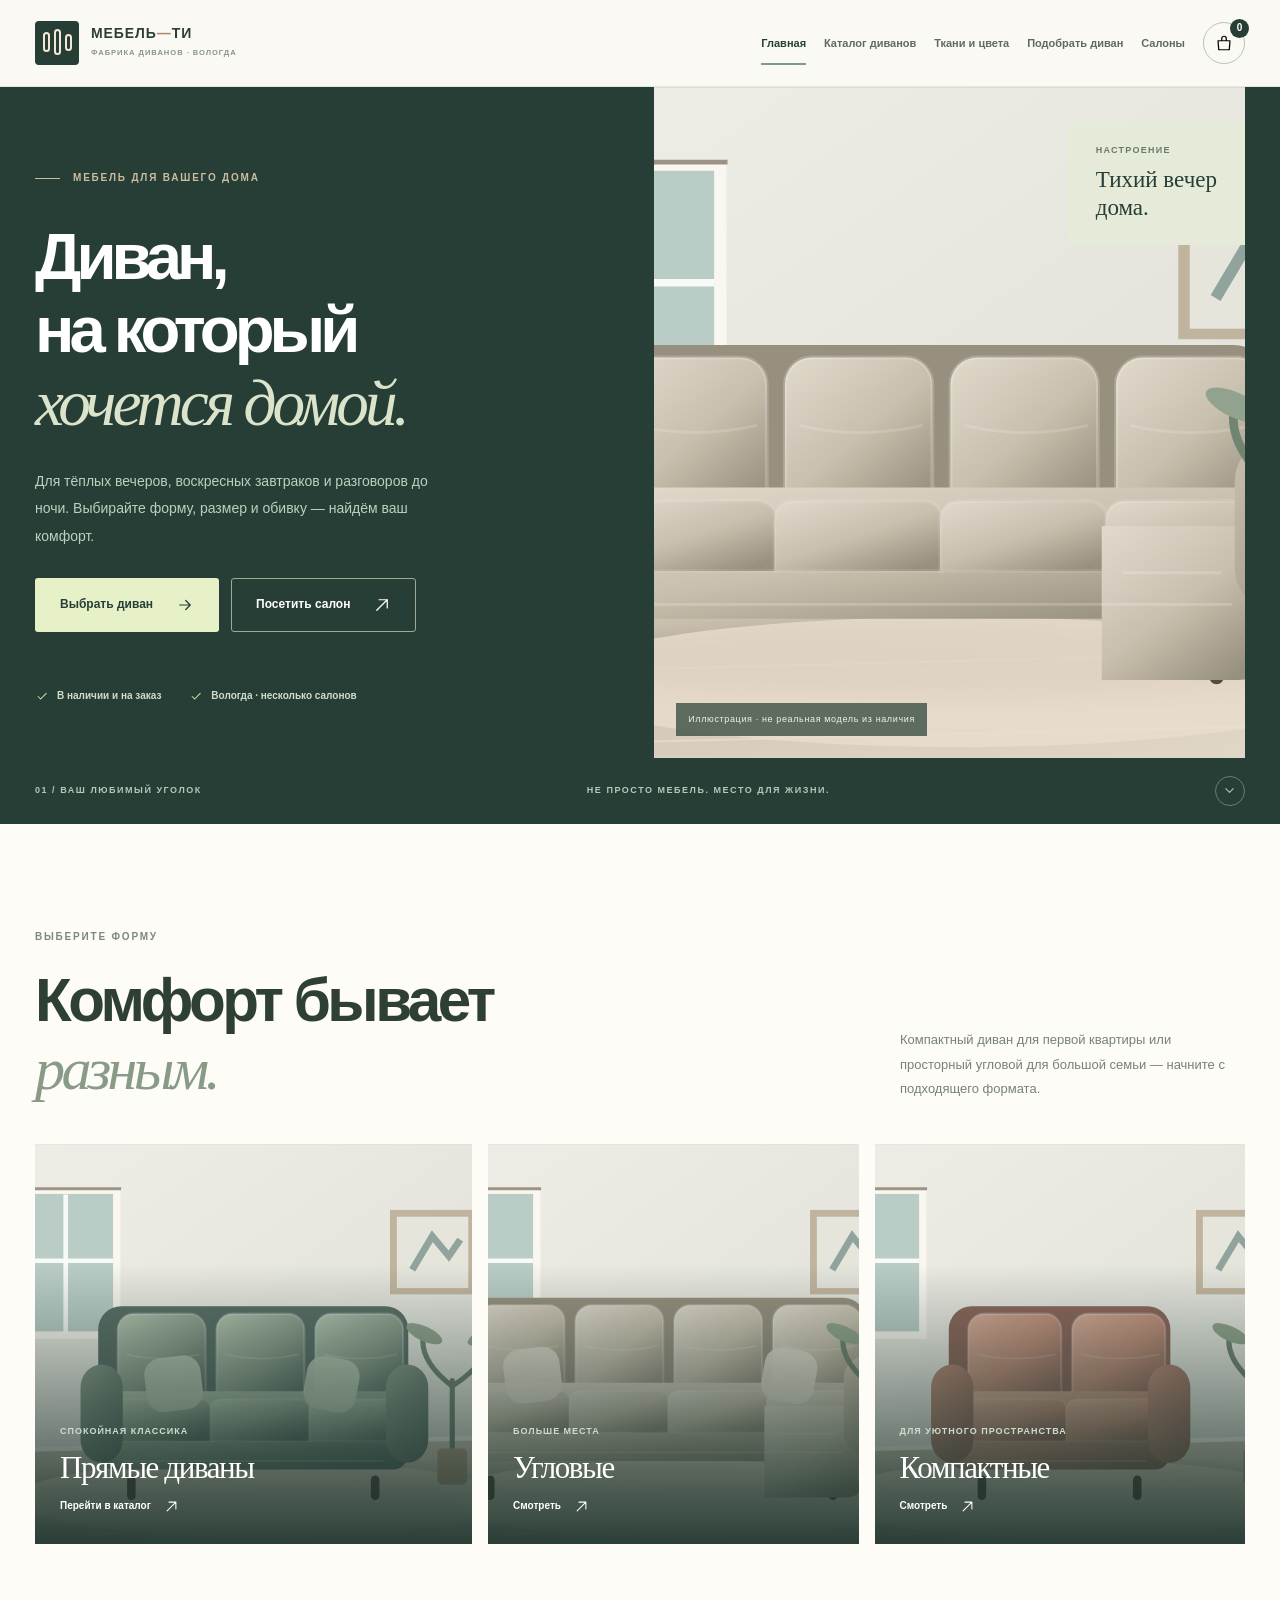
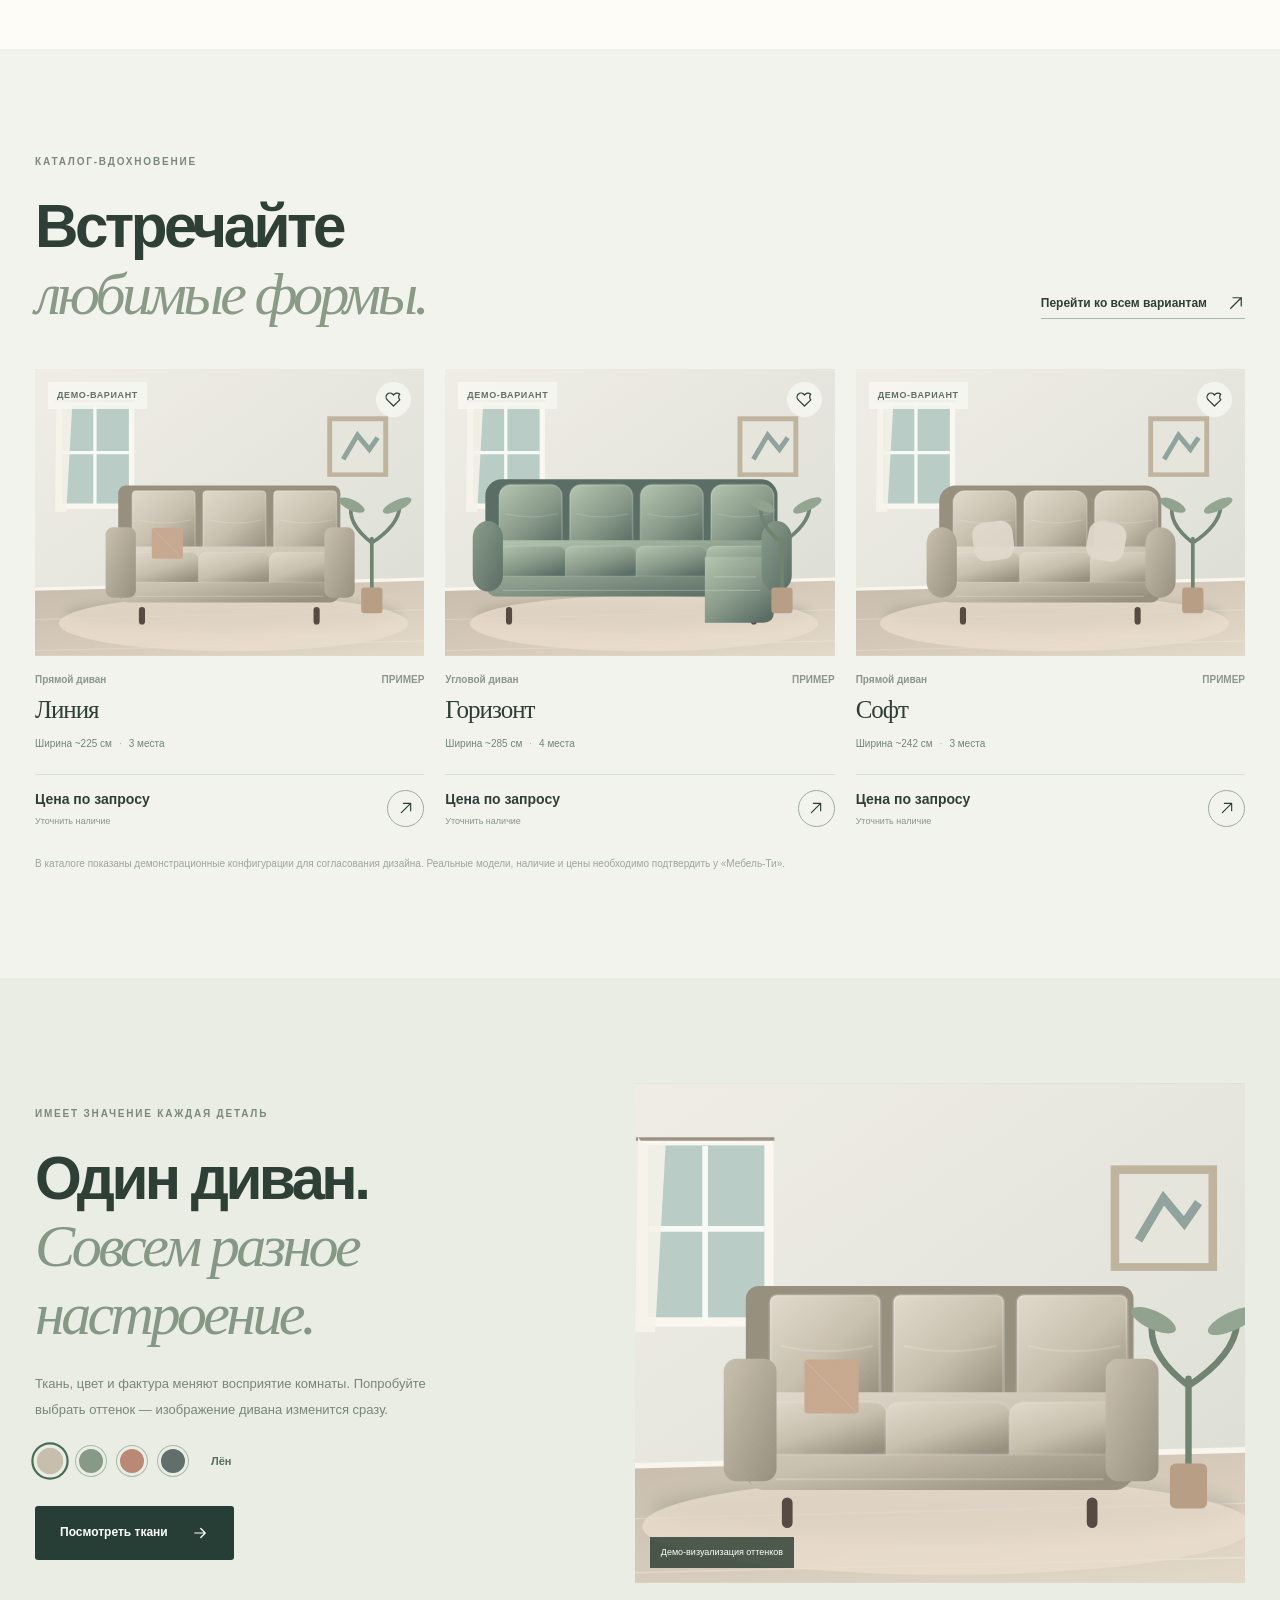
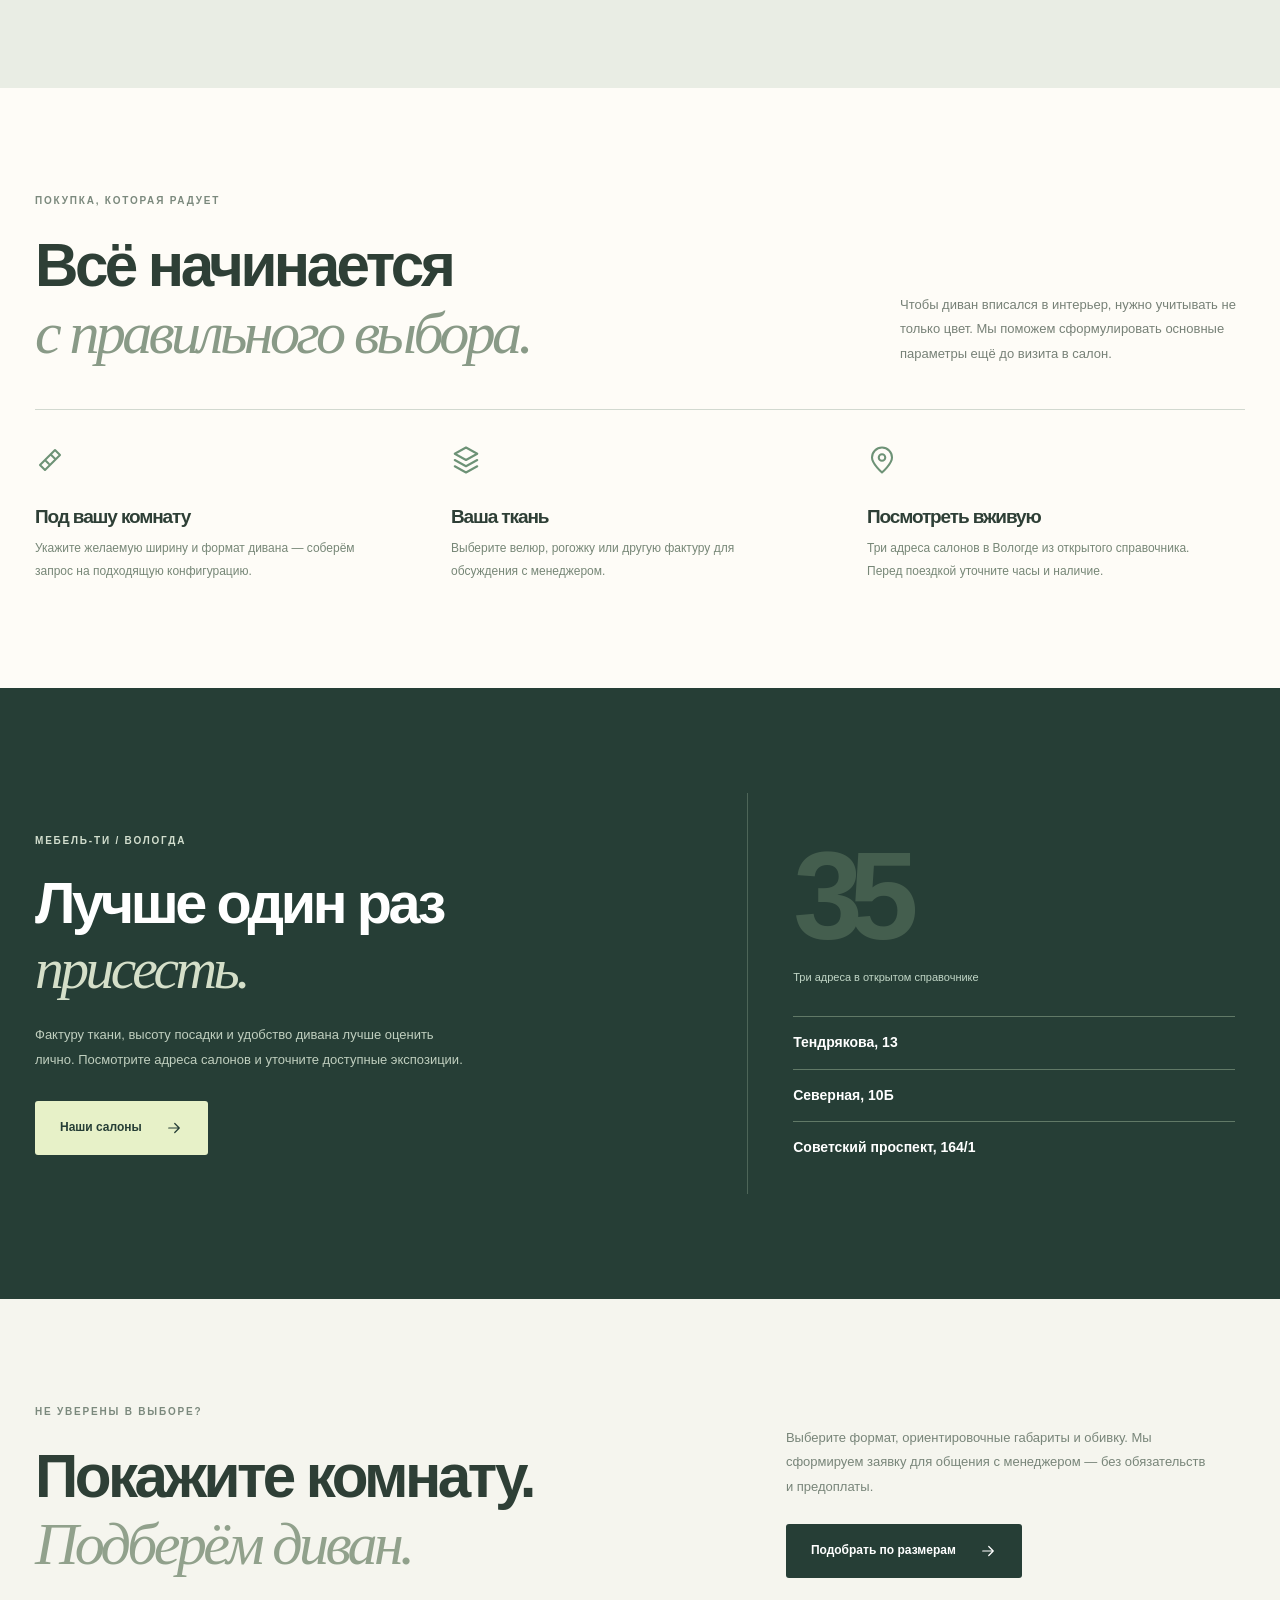
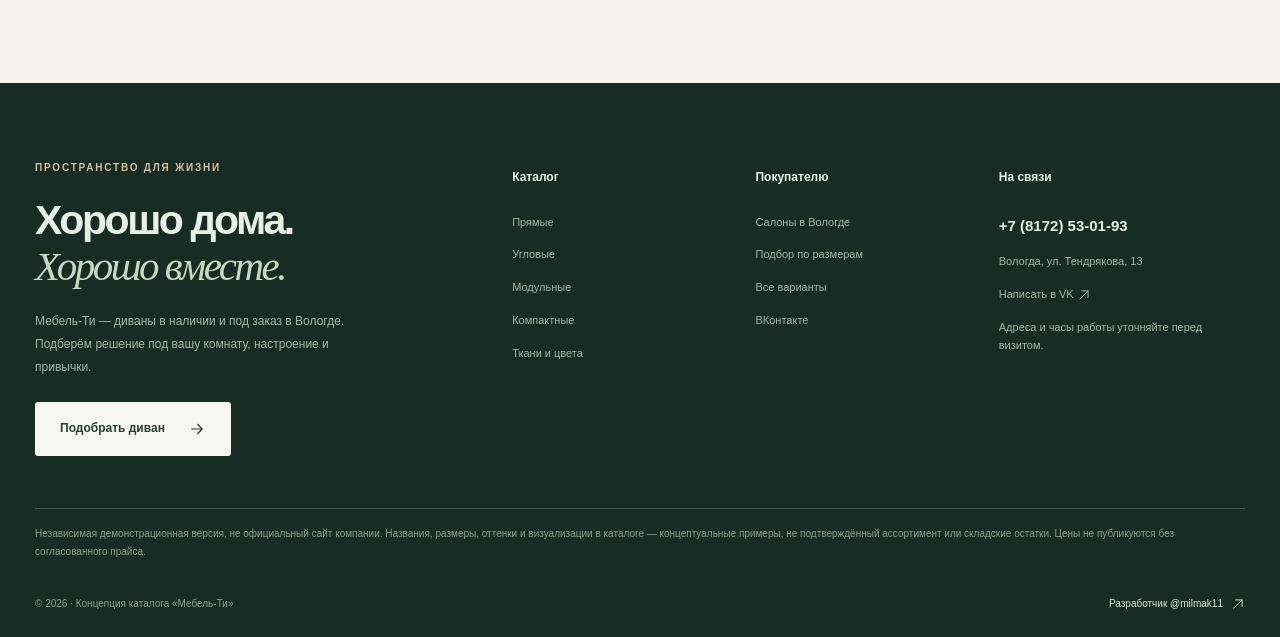
<file: preview-offline.html>
<!doctype html><html lang="ru"><head><meta charset="utf-8"><meta name="viewport" content="width=device-width,initial-scale=1"><meta name="robots" content="noindex,nofollow,noarchive"><meta name="theme-color" content="#263E36"><meta name="description" content="Мебель-Ти в Вологде — продажа диванов от производителя. Демонстрационная концепция каталога."><title>Диваны в наличии и на заказ — Мебель-Ти · Вологда</title><link rel="icon" href="[data-uri]" type="image/svg+xml"><style>:root{--forest:#263E36;--deep:#1D312A;--moss:#8E9C89;--lime:#E7F1C8;--cream:#F8F6F0;--stone:#ECEAE2;--paper:#FFFEFA;--line:#DBDFD7;--ink:#2E3F36;--sub:#768278;--gold:#D8BDA1;--serif:Georgia,'Times New Roman',serif;--sans:Inter,-apple-system,BlinkMacSystemFont,'Segoe UI',Arial,sans-serif;--wrap:1370px;--ease:cubic-bezier(.2,.8,.2,1)}
*{box-sizing:border-box}html{scroll-behavior:smooth;scroll-padding-top:90px}body{margin:0;font-family:var(--sans);color:var(--ink);background:var(--cream);font-size:14px;line-height:1.67;-webkit-font-smoothing:antialiased;overflow-x:hidden}body.locked{overflow:hidden}a{color:inherit;text-decoration:none}button,input,select,textarea{font:inherit}button{cursor:pointer}button:disabled{cursor:not-allowed;opacity:.56}img{display:block;max-width:100%;width:100%;height:auto}p,h1,h2,h3,h4{margin:0}h1,h2,h3{line-height:1.12;letter-spacing:-.059em}h1,h2{font-weight:600}h1 em,h2 em{font-family:var(--serif);font-weight:400;letter-spacing:-.061em}h1{font-size:clamp(50px,6vw,90px)}h2{font-size:clamp(40px,4.7vw,69px)}h3{font-size:23px;font-weight:650}.ico{width:20px;height:20px;flex-shrink:0}.wrap{max-width:var(--wrap);width:calc(100% - 96px);margin-inline:auto}.section{padding:105px 0}.overline,.eyebrow{font-size:10px;letter-spacing:.18em;font-weight:850;text-transform:uppercase}.overline{margin-bottom:22px;color:#7B897D}.overline.light{color:#D2DECE}.overline.gold{color:var(--gold)}.eyebrow.gold-line{display:flex;align-items:center;gap:13px;color:#cbbca1}.eyebrow.gold-line:before{content:'';height:1px;width:25px;background:#cbbca1}.btn{display:inline-flex;align-items:center;justify-content:space-between;gap:23px;font-size:12px;line-height:1.3;font-weight:750;padding:16px 24px;min-height:54px;border-radius:3px;border:1px solid transparent;white-space:nowrap;transition:background .22s,transform .3s var(--ease),border-color .22s,color .22s}.btn:hover{transform:translateY(-2px)}.btn .ico,.text-link .ico{width:18px;height:18px;transition:transform .25s}.btn:hover .ico,.text-link:hover .ico{transform:translateX(3px)}.btn-primary{background:var(--forest);color:#fff}.btn-primary:hover{background:#496453}.btn-lime{color:var(--forest);background:var(--lime)}.btn-lime:hover{background:#FAFFD9}.btn-light{background:#F7F7F1;color:var(--forest)}.btn-light:hover{background:#E3EBCB}.btn-outline{color:var(--forest);background:transparent;border-color:#BAC9BD}.btn-outline:hover{border-color:var(--forest);background:#E4EAE0}.btn-hero-outline{color:white;border-color:#9FAB91;background:transparent}.btn-hero-outline:hover{background:#344B3E}.text-link{display:inline-flex;align-items:center;gap:20px;font-size:12px;font-weight:750;border-bottom:1px solid #ABB6AC;padding-bottom:5px;white-space:nowrap}.section-top{display:flex;gap:70px;justify-content:space-between;align-items:end;margin-bottom:42px}.section-top>div{flex:1}.section-top p{max-width:345px;font-size:13px;line-height:1.9;color:#778177}.section-top h2 em{color:#899A87}.section-top.compact-bottom .text-link{margin-bottom:8px}.catalog-disclaimer,.catalog-fine{margin-top:26px;color:#9DA59B;font-size:10px;line-height:1.8}
/* header */
.header{position:sticky;top:0;z-index:80;background:#FAF9F4F2;backdrop-filter:blur(18px);border-bottom:1px solid #E4E8DF}.header-top{height:86px;display:flex;align-items:center;gap:25px}.logo{display:flex;align-items:center;gap:12px;flex-shrink:0}.logo-icon{width:44px;height:44px;border-radius:4px;background:var(--forest);display:flex;gap:4px;align-items:center;justify-content:center}.logo-icon span{display:block;width:7px;height:20px;border:2px solid #F4E8D5;border-radius:4px;transform:translateY(-1px)}.logo-icon span:nth-child(2){height:26px}.logo-icon span:nth-child(3){height:17px}.logo-text strong{display:block;white-space:nowrap;font-size:14px;line-height:1.1;font-weight:900;letter-spacing:.065em}.logo-text strong span{color:#AA866E}.logo-text small{display:block;font-size:7.6px;font-weight:850;letter-spacing:.125em;margin-top:5px;color:#88958A;white-space:nowrap}.desktop-nav{margin-left:auto;display:flex;align-items:center;gap:clamp(11px,1.4vw,25px)}.desktop-nav a{font-size:11px;color:#5D6B61;white-space:nowrap;font-weight:750}.desktop-nav a:hover,.desktop-nav a.current{color:var(--forest)}.desktop-nav a.current{position:relative}.desktop-nav a.current:after{content:'';height:2px;position:absolute;bottom:-13px;left:0;right:0;background:#7C9D83}.header-tools{display:flex;align-items:center;gap:16px}.head-number{font-size:11px;font-weight:850;white-space:nowrap;padding-left:18px;border-left:1px solid #C5CEC4}.bag-toggle{width:42px;height:42px;border:1px solid #B5C4B8;border-radius:50%;display:grid;place-items:center;background:transparent;position:relative}.bag-toggle .ico{width:18px;height:18px}.bag-toggle span{position:absolute;top:-4px;right:-5px;border-radius:50%;min-width:19px;height:19px;background:var(--forest);color:white;font-size:10px;font-weight:800;display:grid;place-items:center;padding:1px}.menu-toggle{display:none;background:transparent;border:0;padding:9px}.mobile-nav{display:none}
/* hero */
.hero{background:var(--forest);color:white;overflow:hidden}.hero-inner{display:grid;grid-template-columns:1fr 1.02fr;min-height:670px;gap:65px;align-items:stretch}.hero-copy{padding:83px 0 53px;display:flex;flex-direction:column;justify-content:center}.hero h1{font-size:clamp(51px,5.1vw,83px);letter-spacing:-.077em;margin:33px 0 28px}.hero h1 em{color:#DBE4CB}.hero-copy>p{color:#BDD0BF;font-size:14px;max-width:420px;line-height:1.95}.hero-actions{display:flex;gap:12px;margin-top:28px;flex-wrap:wrap}.hero-bottom-facts{display:flex;gap:28px;margin-top:56px;flex-wrap:wrap;color:#D0DCCC;font-size:10px;font-weight:650}.hero-bottom-facts>span{display:flex;align-items:center;gap:7px}.hero-bottom-facts svg{width:15px;height:15px;color:#CFDFAC}.hero-art{min-height:670px;position:relative;background:#CBCFBE;overflow:hidden}.hero-art>img{position:absolute;inset:0;width:100%;height:100%;object-fit:cover;transition:transform .8s var(--ease)}.hero-art:hover>img{transform:scale(1.035)}.hero-art-badge{position:absolute;top:34px;right:0;background:#E6EAD8;color:var(--forest);padding:22px 28px;max-width:200px}.hero-art-badge span{font-size:9px;letter-spacing:.14em;font-weight:800;color:#687C6C;display:block;margin-bottom:8px}.hero-art-badge strong{font-family:var(--serif);font-weight:400;line-height:1.2;font-size:23px}.image-note{position:absolute;bottom:22px;left:22px;max-width:80%;background:#20382EAE;color:#ECF3E8;padding:9px 12px;backdrop-filter:blur(8px);font-size:9px;letter-spacing:.07em}.hero-subline{display:flex;gap:20px;justify-content:space-between;align-items:center;padding-top:18px;padding-bottom:18px;color:#B4C9B6;font-size:9px;font-weight:800;letter-spacing:.17em}.hero-subline a{display:grid;place-items:center;width:30px;height:30px;border:1px solid #68806C;border-radius:50%}.hero-subline a svg{width:15px;height:15px}
/* homepage categories */
.categories{background:#FEFCF7}.category-cards{display:grid;grid-template-columns:1.18fr 1fr 1fr;gap:16px}.category-card{height:400px;display:block;position:relative;overflow:hidden;background:#D3D7CC}.category-card>img{position:absolute;inset:0;width:100%;height:100%;object-fit:cover;transition:transform .8s var(--ease)}.category-card:hover img{transform:scale(1.05)}.category-card:after{content:'';position:absolute;inset:30% 0 0;background:linear-gradient(to top,#183029E8,transparent)}.category-content{position:absolute;z-index:1;bottom:29px;left:25px;right:25px;color:white}.category-content small{color:#CEDCCB;font-size:9px;font-weight:800;letter-spacing:.11em}.category-content h3{font-family:var(--serif);font-size:31px;font-weight:400;letter-spacing:-.045em;margin:9px 0 13px}.category-content>span{display:flex;align-items:center;gap:13px;font-size:10px;font-weight:750}.category-content .ico{width:15px;height:15px}
/* catalog cards */
.feature-products{background:#F2F3ED}.product-grid{display:grid;grid-template-columns:repeat(3,minmax(0,1fr));gap:21px;row-gap:34px}.product-card{min-width:0}.product-visual{position:relative;aspect-ratio:1.36;overflow:hidden;background:#E5E6DC}.product-visual img{height:100%;width:100%;object-fit:cover;transition:transform .5s var(--ease)}.product-card:hover .product-visual img{transform:scale(1.04)}.product-demo-tag{position:absolute;left:13px;top:13px;background:#F7F7F1EA;color:#607168;font-size:9px;letter-spacing:.07em;padding:6px 9px;font-weight:850}.product-like{position:absolute;top:13px;right:13px;width:35px;height:35px;border-radius:50%;display:grid;place-items:center;border:0;background:#F7F7F1E6;color:var(--forest);transition:background .2s,color .2s}.product-like:hover,.product-like.added{background:var(--forest);color:#fff}.product-like .ico{width:17px;height:17px}.product-meta{display:flex;justify-content:space-between;align-items:center;gap:10px;margin:16px 0 6px;color:#8B978C;font-size:10px;font-weight:750}.product-title{font-family:var(--serif);font-weight:400;font-size:25px;line-height:1.3;letter-spacing:-.04em}.product-props{display:flex;flex-wrap:wrap;gap:7px;margin-top:9px}.product-props span{font-size:10px;color:#758578}.product-props span:not(:last-child):after{content:'·';margin-left:7px;color:#A8B1A6}.product-foot{display:flex;gap:12px;align-items:center;justify-content:space-between;margin-top:21px;padding-top:13px;border-top:1px solid #D8E0D7}.product-foot>span{display:flex;flex-direction:column;gap:3px}.product-foot>span strong{font-size:14px;font-weight:750;white-space:nowrap}.product-foot>span small{font-size:9px;color:#879689}.product-open{display:grid;place-items:center;width:37px;height:37px;border:1px solid #9DAD9C;color:var(--forest);background:transparent;border-radius:50%;transition:background .2s,color .2s}.product-open:hover{background:var(--forest);color:#fff}.product-open .ico{width:16px;height:16px}
/* palette */
.palette-section{background:#E9EDE4}.palette-grid{display:grid;grid-template-columns:.92fr 1.08fr;gap:80px;align-items:center}.palette-text h2 em{color:#859785}.palette-text>p{color:#778778;max-width:425px;font-size:13px;line-height:1.95;margin:24px 0}.palette-buttons{display:flex;align-items:center;gap:11px;margin-bottom:30px}.palette-dot{width:30px;height:30px;background:var(--color);border-radius:50%;border:3px solid #E9EDE4;box-shadow:0 0 0 1px #A8BAAA;transition:box-shadow .2s,transform .2s}.palette-dot.selected{box-shadow:0 0 0 2px #496C55;transform:scale(1.1)}.palette-name{font-weight:750;font-size:11px;margin-left:12px;color:#566E5D}.palette-photo{position:relative;aspect-ratio:1.22;background:#D4D8CB}.palette-photo img{width:100%;height:100%;object-fit:cover}.art-note{position:absolute;left:15px;bottom:15px;background:#24372CC9;color:white;padding:8px 11px;font-size:9px}.advantages{border-top:1px solid #D2D9D0;display:grid;grid-template-columns:repeat(3,1fr);gap:38px;padding-top:35px}.advantage .ico{width:30px;height:30px;color:#6D9276;margin-bottom:24px}.advantage h3{font-size:19px;margin-bottom:10px}.advantage p{font-size:12px;line-height:1.9;max-width:350px;color:#778777}.why-section{background:#FEFCF7}.showroom-preview{background:var(--forest);color:white}.store-split{display:grid;grid-template-columns:1fr .8fr;gap:90px;align-items:center}.store-copy h2{font-size:clamp(42px,4.5vw,70px)}.store-copy h2 em{color:#D5DFC9}.store-copy p{color:#C0CFBF;max-width:435px;line-height:1.9;font-size:13px;margin:22px 0 28px}.store-side{padding:40px 10px 35px 45px;position:relative;border-left:1px solid #81978470}.store-outline{display:block;font-size:125px;line-height:1;letter-spacing:-.11em;color:#6D886E;font-weight:900;opacity:.43}.store-side p{margin:10px 0 30px;color:#C1D6C6;font-size:11px}.store-side>div{display:flex;flex-direction:column;gap:14px}.store-side strong{display:block;border-top:1px solid #617967;padding-top:14px;font-weight:650;font-size:14px}.final-question{background:#F5F5EE}.final-grid{display:grid;grid-template-columns:1fr .7fr;gap:95px;align-items:end}.final-grid h2 em{color:#91A18C}.final-grid p{font-size:13px;line-height:1.9;color:#788579;max-width:430px;margin:0 0 24px}
/* pages header */
.page-head{background:#E7E9DF;padding:83px 0 72px;position:relative;overflow:hidden}.page-head:after{content:'';position:absolute;right:-80px;top:-180px;width:570px;height:570px;border:1px solid #D0D8CA;border-radius:50%;box-shadow:0 0 0 75px #F2F3EA55,0 0 0 150px #D9DDCF55;pointer-events:none}.page-head .wrap{position:relative;z-index:1}.page-head-row{display:flex;gap:70px;align-items:end;justify-content:space-between}.page-head h1{font-size:clamp(52px,5.7vw,86px)}.page-head h1 em{color:#78927D}.page-head-row>p{max-width:340px;font-size:13px;line-height:1.9;color:#66796A;padding-bottom:7px}.demo-notice{font-size:10px;color:#829083;margin-top:32px;max-width:720px}
/* catalog */
.catalog-section{background:#FCFBF7;padding-top:70px}.catalog-layout{display:grid;grid-template-columns:252px minmax(0,1fr);gap:48px;align-items:start}.filter-panel{position:sticky;top:104px;padding:12px 0;border-right:1px solid #E0E7DD;padding-right:28px}.filter-top{display:flex;justify-content:space-between;align-items:center;margin-bottom:27px}.filter-top>strong{font-size:20px;font-weight:800}.filter-top button{border:0;background:none;color:#729079;font-size:10px;display:flex;gap:5px;align-items:center}.filter-top button .ico{width:13px;height:13px}.filter-set{margin:0 0 25px;padding:0 0 24px;border-bottom:1px solid #E0E5DB}.filter-set>strong{display:block;font-size:11px;font-weight:800;margin-bottom:14px}.filter-checks{display:flex;flex-direction:column;gap:11px}.filter-checks label{display:flex;gap:9px;align-items:center;font-size:12px;color:#607667;cursor:pointer}.filter-checks input,.preference-grid input{accent-color:#4F8060;width:16px;height:16px}.filter-set input[type=range],.range-line input{width:100%;accent-color:#55785E}.filter-range-labels{display:flex;justify-content:space-between;font-size:10px;color:#91A092;margin-top:9px}.filter-range-labels b{font-size:11px;color:#506454}.filter-set select,.catalog-toolbar select{background:#FCFBF7;border:1px solid #DAE0D7;padding:10px;width:100%;font-size:11px;color:#455C4D}.filter-colors{display:flex;gap:9px}.filter-colors button{width:30px;height:30px;border-radius:50%;background:var(--sw);border:3px solid #FCFBF7;box-shadow:0 0 0 1px #AFB9AA}.filter-colors button.active{box-shadow:0 0 0 2px #4D7458}.filter-help{color:#9BA89C;font-size:10px;line-height:1.8}.catalog-toolbar{display:flex;justify-content:space-between;align-items:center;gap:20px;margin:0 0 28px;min-height:45px}.catalog-toolbar>span{font-size:12px;font-weight:750;color:#67796C}.catalog-toolbar label{display:flex;align-items:center;gap:10px;color:#89998B;font-size:11px}.catalog-toolbar select{width:180px}.catalog-products{row-gap:34px;column-gap:17px}.catalog-empty{padding:55px;background:#EDF2EA;text-align:center;color:#5A7060}.catalog-empty button{display:block;margin:15px auto 0;border:0;background:var(--forest);padding:11px 16px;color:white}.mobile-filters{display:none}.tiny-cta{background:var(--forest);color:white}.tiny-cta-inner{display:flex;align-items:center;justify-content:space-between;gap:40px}.tiny-cta h2{font-size:clamp(39px,4vw,59px)}.tiny-cta h2 em{color:#C6D7BB}
/* fabrics */
.fabrics-section{background:#FCFBF7}.fabric-grid{display:grid;grid-template-columns:repeat(3,minmax(0,1fr));gap:30px 21px}.fabric-card{background:none;border:0;text-align:left;padding:0;min-width:0}.fabric-sample{display:block;position:relative;height:260px;transition:filter .24s}.fabric-card:hover .fabric-sample{filter:brightness(1.08)}.fabric-sample>span{position:absolute;left:15px;top:15px;background:#F1EFE9DB;color:#455C50;padding:7px 11px;font-size:9px;letter-spacing:.11em;font-weight:850}.fabric-velour{background:radial-gradient(ellipse at 24% 20%,#BBC3B6,transparent 65%),repeating-linear-gradient(87deg,#6F8878 0 3px,#819685 3px 5px,#6C8273 5px 9px)}.fabric-rogozhka{background:repeating-linear-gradient(0deg,transparent 0 7px,#56472A36 7px 10px),repeating-linear-gradient(90deg,transparent 0 7px,#FEF2D64E 7px 10px),linear-gradient(135deg,#D3BE9C,#8B785C)}.fabric-chenille{background:repeating-linear-gradient(55deg,#FFFFFF11 0 4px,#263B3622 4px 9px),repeating-linear-gradient(135deg,#9BABA255 0 2px,transparent 2px 7px),#68827A}.fabric-flock{background:radial-gradient(circle at 20% 10%,#D9C0AA,#B38A75 60%,#846551)}.fabric-leather{background:repeating-radial-gradient(ellipse at 30% 90%,#F9F6E522 0 1.5px,transparent 2px 8px),linear-gradient(135deg,#BBA492,#766354)}.fabric-mix{background:conic-gradient(from 15deg at 50% 50%,#C7BEAC 0 90deg,#879987 90deg 180deg,#BA8874 180deg 270deg,#616E6C 270deg)}.fabric-info{display:flex;flex-direction:column;gap:9px;padding:17px 0 0}.fabric-info strong{font-family:var(--serif);font-weight:400;font-size:28px;letter-spacing:-.04em}.fabric-info small{font-size:12px;color:#718172;line-height:1.7;max-width:340px}.fabric-info b{font-size:11px;font-weight:760;display:flex;align-items:center;gap:10px;margin-top:9px}.fabric-info b svg{width:15px;height:15px}.fabric-tip{background:var(--forest);color:white}.fabric-tip-grid{display:grid;grid-template-columns:1fr 1fr;gap:80px}.fabric-tip h2 em{color:#CBD9C7}.tip-item{border-top:1px solid #627967;display:flex;gap:19px;align-items:flex-start;padding:20px 0}.tip-item>.ico{width:24px;height:24px;color:#C7D7A6}.tip-item span{display:flex;flex-direction:column;gap:6px}.tip-item strong{font-size:15px}.tip-item small{font-size:12px;line-height:1.8;color:#B9CEBB}
/* order */
.order-section{background:#FCFBF7;padding-top:60px}.order-grid{display:grid;grid-template-columns:minmax(0,1.1fr) minmax(300px,.9fr);gap:42px;align-items:start}.order-form{background:#FDFCF9;padding:35px 44px;border:1px solid #E3E6DE}.order-title{border-bottom:1px solid #D8DFD5;padding-bottom:22px}.order-title .overline{margin-bottom:8px}.order-title h2{font-size:34px}.form-block{margin:29px 0 0;padding:0;border:0;min-width:0}.form-block legend,.form-label{display:block;font-size:12px;font-weight:850;color:#4D6354;margin-bottom:13px}.choice-grid{display:grid;grid-template-columns:repeat(4,1fr);gap:9px}.choice{position:relative;cursor:pointer}.choice input{position:absolute;opacity:0;pointer-events:none}.choice span{display:grid;place-items:center;text-align:center;height:54px;padding:7px;background:#F0F2EC;border:1px solid #D6DFD5;font-size:11px;font-weight:750}.choice input:checked+span{background:#DCE9D7;border-color:#567A60;color:#28472F}.choice:has(input:focus-visible) span,.color-radio:has(input:focus-visible)>span{outline:3px solid #669975;outline-offset:3px}.range-line{display:flex;gap:19px;align-items:center}.range-line b{font-size:14px;white-space:nowrap}.range-stops{display:flex;justify-content:space-between;font-size:10px;color:#9BAD9B;max-width:calc(100% - 73px)}.custom-width{margin-top:15px;display:flex;gap:10px;align-items:center;flex-wrap:wrap;font-size:11px;color:#7B8F7C}.custom-width input{width:90px;background:white;border:1px solid #C6D2C6;padding:10px;color:var(--forest)}.order-color-options{display:flex;gap:14px;flex-wrap:wrap}.color-radio{cursor:pointer;position:relative;display:flex;align-items:center;flex-direction:column;gap:9px;min-width:67px}.color-radio input{position:absolute;opacity:0;pointer-events:none}.color-radio>span{display:block;width:46px;height:46px;border-radius:50%;background:var(--c);border:4px solid white;box-shadow:0 0 0 1px #B8CBB6}.color-radio input:checked+span{box-shadow:0 0 0 2px #46694E}.color-radio small{font-size:10px}.form-block select,.form-block textarea{border:1px solid #CEDBCF;background:white;color:#3B5846;padding:12px;width:100%;font-size:12px}.form-block textarea{resize:vertical}.preference-grid{display:grid;grid-template-columns:1fr 1fr;gap:12px}.preference-grid label{display:flex;align-items:center;gap:7px;font-size:11px;color:#627768;cursor:pointer}.form-note{font-size:10px;color:#9AA89B;line-height:1.8;margin-top:25px}.order-actions{display:flex;gap:10px;flex-wrap:wrap;margin-top:21px}.order-help{font-size:11px;color:#557D5C;margin-top:12px}.order-preview{min-width:0}.preview-sticky{position:sticky;top:108px;background:#E5ECE3}.preview-tag{display:flex;justify-content:space-between;gap:12px;padding:21px 22px 0;color:#64846E;font-size:9px;letter-spacing:.12em;font-weight:850}.preview-sticky>img{aspect-ratio:1.32;width:100%;object-fit:cover;margin:16px auto 0}.preview-caption{display:flex;align-items:center;gap:14px;padding:20px 23px}.small-round{width:39px;height:39px;border-radius:50%;display:grid;place-items:center;background:#D2E0CD;color:#4F7055}.preview-caption strong{font-size:14px;display:block}.preview-caption small{color:#8A9E8C;font-size:10px;display:block;margin-top:4px}.preview-dim{display:flex;justify-content:space-between;gap:14px;padding:0 23px;align-items:center}.preview-dim span{color:#778B78;font-size:10px;letter-spacing:.1em}.preview-dim strong{font-size:17px}.preview-sticky>p{font-size:10px;color:#92A493;line-height:1.8;padding:15px 23px 0}.preview-sticky textarea{display:block;margin:21px auto 0;width:calc(100% - 46px);font-size:11px;color:#46664E;padding:13px;background:#F7FAF5;border:1px solid #CFDAD1;resize:vertical;min-height:135px}.preview-disclaimer{font-size:10px;color:#7A907D;line-height:1.8;padding:18px 23px 24px}
/* stores */
.location-section{background:#FDFCF8}.location-grid{display:grid;grid-template-columns:repeat(3,minmax(0,1fr));gap:15px}.location-card{background:#EFF2EB;padding:30px 25px 28px;min-height:335px;display:flex;flex-direction:column}.location-index{font-size:9px;letter-spacing:.14em;font-weight:850;color:#829986;margin-bottom:35px}.location-card h3{font-family:var(--serif);font-weight:400;font-size:27px;margin-bottom:22px}.location-meta{display:flex;align-items:center;gap:10px;font-size:11px;color:#607564;margin-bottom:14px}.location-meta .ico{width:16px;height:16px;color:#76917A}.location-meta a:hover{text-decoration:underline}.location-hours{color:#87998A;font-size:11px;margin-top:auto;padding-top:15px;line-height:1.6}.location-actions{display:flex;justify-content:space-between;gap:12px;border-top:1px solid #D0DCD1;padding-top:17px;margin-top:19px}.location-actions a{font-size:11px;font-weight:850;display:inline-flex;gap:5px;align-items:center}.location-actions svg{width:14px;height:14px}.location-note{font-size:10px;color:#9BAA9D;line-height:1.7;margin-top:25px}.location-end{background:var(--forest);color:white}.location-end-grid{display:grid;grid-template-columns:1fr 1fr;gap:65px;align-items:center}.location-end h2 em{color:#D2DFC7}.location-end p{color:#C3D6C5;max-width:450px;margin:20px 0 28px;font-size:12px;line-height:1.9}.location-end-art{background:#D4D9CB;aspect-ratio:1.5}.location-end-art img{height:100%;object-fit:cover}
/* modal / bag */
.drawer-backdrop{position:fixed;inset:0;background:#0B20199C;z-index:109}.bag-drawer{position:fixed;right:0;top:0;bottom:0;max-width:450px;width:100%;background:#FAFAF5;z-index:110;padding:33px 28px 24px;box-shadow:-20px 0 90px #0004;display:flex;flex-direction:column;transform:translateX(110%);visibility:hidden;transition:transform .36s var(--ease),visibility .36s}.bag-drawer.open{transform:translateX(0);visibility:visible}.drawer-top{display:flex;justify-content:space-between;gap:15px;align-items:flex-start}.drawer-top .overline{margin-bottom:12px}.drawer-top h3{font-size:25px}.drawer-close,.dialog-close{background:var(--forest);color:white;border:0;border-radius:50%;width:38px;height:38px;display:grid;place-items:center}.drawer-close .ico,.dialog-close .ico{width:16px;height:16px}.drawer-subtitle{color:#7F9182;font-size:12px;line-height:1.8;margin:18px 0 24px}.drawer-items{flex:1;overflow-y:auto;border-top:1px solid #D6E1D6}.drawer-item{display:flex;gap:12px;align-items:center;border-bottom:1px solid #D6E1D6;padding:14px 0}.drawer-item img{width:95px;height:76px;object-fit:cover;background:#D9DFD4}.drawer-item>div{flex:1}.drawer-item strong{display:block;font-size:14px}.drawer-item span{display:block;font-size:10px;color:#778A79}.drawer-item button{border:0;background:transparent;padding:8px}.drawer-item button .ico{width:17px;height:17px}.drawer-actions{display:flex;flex-direction:column;gap:9px;margin-top:20px}.drawer-actions .btn{justify-content:center}.drawer-empty{padding:48px 0;text-align:center;color:#849A89;font-size:12px;line-height:1.9}.drawer-empty .ico{width:32px;height:32px;margin:0 auto 12px}.product-dialog{border:0;padding:0;box-shadow:0 28px 100px #051A1099;background:#FDFCF7;color:var(--ink);width:min(1030px,calc(100% - 28px));max-height:90vh;overflow-y:auto;position:fixed}.product-dialog::backdrop{background:#0B211AB3;backdrop-filter:blur(6px)}.dialog-close{position:fixed;right:calc((100% - min(1030px,100% - 28px))/2 + 15px);top:calc(5vh + 15px);z-index:120}.dialog-grid{display:grid;grid-template-columns:1.1fr .9fr}.dialog-photo{background:#E7E8DD;position:relative;min-height:510px}.dialog-photo>img{position:absolute;inset:0;object-fit:cover;width:100%;height:100%}.dialog-photo-tag{position:absolute;left:15px;bottom:18px;background:#254035C9;color:white;padding:8px 13px;font-size:9px;letter-spacing:.11em}.dialog-info{padding:53px 38px 32px}.dialog-info .overline{margin-bottom:14px}.dialog-info h2{font-size:49px}.dialog-info>p{font-size:13px;line-height:1.8;color:#6E806F;margin:16px 0 22px}.dialog-rows{border-top:1px solid #D7E0D8;margin-bottom:18px}.dialog-row{display:flex;justify-content:space-between;gap:12px;padding:13px 0;border-bottom:1px solid #D7E0D8;font-size:11px}.dialog-row span{color:#7C8F80}.dialog-row b{font-weight:750;text-align:right}.dialog-color-buttons{display:flex;gap:11px;align-items:center;margin:15px 0 22px}.dialog-color-buttons button{width:34px;height:34px;background:var(--col);border:3px solid white;box-shadow:0 0 0 1px #BACBBB;border-radius:50%}.dialog-color-buttons button.active{box-shadow:0 0 0 2px #50785C}.dialog-price{font-size:12px;color:#819482;margin:0 0 17px}.dialog-action{display:flex;flex-wrap:wrap;gap:9px}.dialog-action .btn{font-size:11px;padding:13px 17px}.dialog-fine{font-size:10px;color:#96A49A;line-height:1.8;margin-top:21px}.toast{position:fixed;bottom:22px;right:22px;z-index:150;background:var(--forest);color:white;padding:15px 20px;font-size:12px;box-shadow:0 17px 35px #0003;opacity:0;pointer-events:none;transform:translateY(13px);transition:opacity .2s,transform .2s}.toast.show{opacity:1;transform:none}
/* footer */
.footer{background:#162C24;color:#E8EFE4;padding:77px 0 25px}.footer-grid{display:grid;grid-template-columns:1.8fr .85fr .85fr 1fr;gap:34px;padding-bottom:52px}.footer-brand h2{font-size:clamp(38px,3.2vw,50px)}.footer-brand h2 em{color:#C9D9BE}.footer-brand p{font-size:12px;line-height:1.9;color:#A4B8A8;max-width:340px;margin:20px 0 23px}.footer-links{display:flex;flex-direction:column;gap:14px;padding-top:7px}.footer-links strong{font-size:12px;margin-bottom:12px}.footer-links a,.footer-links span{font-size:11px;color:#A3B8A7;line-height:1.7}.footer-links a:hover{color:white}.footer-links a .ico{width:14px;height:14px;display:inline-block;vertical-align:middle}.footer-links .footer-phone{font-size:15px;font-weight:850;color:#E7EFE0;white-space:nowrap}.footer-disclaimer{border-top:1px solid #45594B;padding:16px 0;color:#8CA18D;font-size:10px;line-height:1.8}.footer-bottom{display:flex;justify-content:space-between;gap:20px;margin-top:19px;font-size:10px;color:#8EA592}.footer-bottom a{color:#D8E6D5;display:flex;gap:8px;align-items:center}.footer-bottom a .ico{width:14px;height:14px}
@media(max-width:1370px){.wrap{width:calc(100% - 70px)}.head-number{display:none}.header-top{gap:18px}.hero-inner{gap:40px}.hero h1{font-size:clamp(49px,5.1vw,77px)}.hero-art{min-height:630px}.hero-inner{min-height:630px}}
@media(max-width:1070px){.desktop-nav{display:none}.header-tools{margin-left:auto}.head-number{display:block;border:0}.menu-toggle{display:grid;place-items:center}.mobile-nav{position:absolute;top:86px;left:0;right:0;background:#F8F8F2;padding:20px max(35px,calc((100vw - var(--wrap))/2));box-shadow:0 18px 36px #0002;border-bottom:1px solid #DBE5D9;flex-direction:column;gap:0}.mobile-nav.open{display:flex}.mobile-nav a{display:block;padding:12px 0;border-bottom:1px solid #E2E8DF;font-size:14px;font-weight:730}.mobile-nav a.current{color:#69956D}.hero-inner{gap:24px}.hero-art{min-height:560px}.hero-inner{min-height:560px}.hero h1{font-size:clamp(45px,5.15vw,67px)}.hero-copy{padding:45px 0}.hero-bottom-facts{margin-top:30px;gap:12px}.hero-actions{gap:8px}.hero-actions .btn{padding:13px 17px;gap:8px;font-size:11px}.category-cards{gap:10px}.category-card{height:325px}.catalog-layout{gap:24px;grid-template-columns:220px minmax(0,1fr)}.catalog-products{grid-template-columns:repeat(2,minmax(0,1fr))}.palette-grid{gap:40px}.footer-grid{grid-template-columns:1.4fr 1fr 1fr;gap:22px}.footer-brand{grid-row:span 2}.order-grid{gap:25px}.order-form{padding:27px}.choice-grid{grid-template-columns:1fr 1fr}.location-grid{gap:10px}.location-card{padding:25px 15px}}
@media(max-width:760px){html{scroll-padding-top:70px}.wrap{width:calc(100% - 40px)}.header-top{height:70px}.mobile-nav{top:70px;padding:14px 20px 20px}.head-number{display:none}.logo-icon{width:38px;height:38px}.logo-text strong{font-size:12px}.logo-text small{font-size:7px}.section{padding:70px 0}.section-top{display:block;margin-bottom:30px}.section-top p{max-width:100%;padding-top:19px}.section-top.compact-bottom .text-link{margin-top:23px}.hero-inner{grid-template-columns:1fr;gap:0;min-height:0}.hero-copy{padding:65px 0 41px}.hero h1{font-size:clamp(53px,8.8vw,75px)}.hero-art{min-height:420px;margin:0 -20px}.hero-art-badge{top:14px;right:15px;padding:14px;max-width:170px}.hero-art-badge strong{font-size:20px}.hero-subline{gap:12px;flex-wrap:wrap}.hero-subline span:nth-of-type(2){display:none}.category-cards{grid-template-columns:1fr 1fr}.category-card.cat-large{grid-column:span 2}.category-card{height:270px}.category-card.cat-large{height:360px}.category-content{left:17px;right:15px;bottom:20px}.category-content h3{font-size:25px}.category-card.cat-large .category-content h3{font-size:34px}.product-grid{grid-template-columns:repeat(2,minmax(0,1fr));gap:14px;row-gap:28px}.product-title{font-size:22px}.palette-grid{grid-template-columns:1fr;gap:32px}.palette-photo{aspect-ratio:1.28}.advantages{grid-template-columns:1fr;gap:26px}.advantage .ico{margin-bottom:10px}.advantage h3{margin-bottom:6px}.store-split{grid-template-columns:1fr;gap:35px}.store-side{padding:10px 0 10px 30px}.store-outline{font-size:84px}.final-grid{grid-template-columns:1fr;gap:26px}.page-head{padding:62px 0}.page-head-row{display:block}.page-head-row>p{margin-top:21px;max-width:500px}.page-head h1{font-size:clamp(54px,9vw,74px)}.catalog-layout{grid-template-columns:1fr}.filter-panel{display:none;position:relative;top:auto;border:1px solid #D7E4D5;padding:23px;background:#F5F8F1}.filter-panel.open{display:block}.mobile-filters{display:inline-flex;gap:7px;align-items:center;border:1px solid #C9D3C8;background:transparent;padding:11px;font-size:11px;font-weight:750}.mobile-filters .ico{width:16px;height:16px}.catalog-toolbar{flex-wrap:wrap}.catalog-products{grid-template-columns:repeat(2,minmax(0,1fr))}.fabric-grid{grid-template-columns:1fr 1fr}.fabric-sample{height:210px}.fabric-tip-grid{grid-template-columns:1fr;gap:32px}.order-grid{grid-template-columns:1fr}.order-preview{grid-row:1}.preview-sticky{position:relative;top:auto}.preview-sticky>img{max-height:430px}.location-grid{grid-template-columns:1fr 1fr}.location-end-grid{grid-template-columns:1fr;gap:24px}.location-end-art{max-width:600px}.tiny-cta-inner{flex-direction:column;align-items:start}.footer-grid{grid-template-columns:repeat(2,1fr)}.footer-brand{grid-column:span 2;grid-row:auto}.dialog-grid{grid-template-columns:1fr}.dialog-photo{min-height:340px}.dialog-info{padding:33px}.dialog-close{top:calc(5vh + 10px)}.bag-drawer{max-width:420px}}
@media(max-width:490px){.wrap{width:calc(100% - 30px)}.section{padding:59px 0}h2{font-size:clamp(39px,9vw,49px)}.hero-copy{padding:47px 0 33px}.hero h1{font-size:clamp(46px,10.8vw,59px);margin:21px 0}.hero-copy>p{font-size:12px}.hero-actions{gap:10px;flex-direction:column;align-items:stretch}.hero-actions .btn{justify-content:space-between}.hero-bottom-facts{gap:10px;font-size:9px}.hero-art{min-height:310px;margin:0 -15px}.hero-art-badge{padding:10px;max-width:126px}.hero-art-badge strong{font-size:16px}.hero-art-badge span{font-size:7px}.image-note{left:10px;bottom:10px;font-size:8px}.hero-subline{font-size:8px}.category-cards{grid-template-columns:1fr}.category-card.cat-large{grid-column:auto}.category-card,.category-card.cat-large{height:310px}.product-grid{grid-template-columns:1fr}.product-visual{aspect-ratio:1.4}.product-meta{font-size:10px}.product-title{font-size:26px}.palette-grid{gap:25px}.palette-photo{aspect-ratio:1.3}.page-head{padding:54px 0}.page-head h1{font-size:clamp(50px,11vw,65px)}.catalog-toolbar label{margin-left:auto}.catalog-toolbar select{width:160px}.catalog-products{grid-template-columns:1fr}.catalog-products .product-visual{aspect-ratio:1.4}.fabric-grid{grid-template-columns:1fr 1fr;gap:15px}.fabric-sample{height:158px}.fabric-info strong{font-size:22px}.fabric-info small{font-size:10px}.fabric-info b{font-size:9px}.order-form{padding:19px 15px}.order-title h2{font-size:31px}.order-grid{gap:17px}.preview-tag{font-size:8px;padding:13px}.preview-sticky>img{aspect-ratio:1.3}.choice-grid{grid-template-columns:1fr 1fr}.preference-grid{grid-template-columns:1fr}.order-color-options{gap:7px}.color-radio{min-width:60px}.color-radio>span{width:38px;height:38px}.order-actions{flex-direction:column}.order-actions .btn{justify-content:center}.location-grid{grid-template-columns:1fr}.location-card{min-height:0;padding:24px}.location-index{margin-bottom:25px}.location-hours{margin-top:18px}.footer{padding-top:58px}.footer-grid{gap:27px}.footer-grid>.footer-links:last-child{grid-column:span 2}.footer-bottom{flex-direction:column}.dialog-photo{min-height:250px}.dialog-info{padding:24px}.dialog-info h2{font-size:37px}.dialog-info>p{font-size:12px}.dialog-action{flex-direction:column}.dialog-action .btn{justify-content:center}.bag-drawer{padding:23px 17px}.drawer-top h3{font-size:21px}}
@media(max-width:350px){.wrap{width:calc(100% - 24px)}.logo-text small{font-size:6px}.hero h1{font-size:44px}.hero-art{margin:0 -12px;min-height:285px}.fabric-grid{grid-template-columns:1fr 1fr}.fabric-sample{height:145px}.fabric-info strong{font-size:20px}.location-card h3{font-size:25px}}
@media(prefers-reduced-motion:reduce){*,*:before,*:after{scroll-behavior:auto!important;animation:none!important;transition:none!important}}
</style></head><body data-page="index"><header class="header" id="header"><div class="wrap header-top"><a href="index.html" class="logo" aria-label="Мебель-Ти — главная"><span class="logo-icon"><span></span><span></span><span></span></span><span class="logo-text"><strong>МЕБЕЛЬ<span>—</span>ТИ</strong><small>ФАБРИКА ДИВАНОВ · ВОЛОГДА</small></span></a><nav class="desktop-nav" aria-label="Основное меню"><a class="current" href="index.html">Главная</a><a class="" href="catalog.html">Каталог диванов</a><a class="" href="fabrics.html">Ткани и цвета</a><a class="" href="order.html">Подобрать диван</a><a class="" href="showrooms.html">Салоны</a></nav><div class="header-tools"><a class="head-number" href="tel:+78172530193">+7 (8172) 53-01-93</a><button class="bag-toggle" id="bagToggle" type="button" aria-label="Открыть подборку диванов"><svg class="ico" viewBox="0 0 24 24" fill="none" stroke="currentColor" stroke-width="1.65" stroke-linecap="round" stroke-linejoin="round" aria-hidden="true"><path d="M4 9h16l-1 12H5L4 9ZM9 9V6a3 3 0 0 1 6 0v3"/></svg><span id="bagCount">0</span></button><button class="menu-toggle" id="menuToggle" type="button" aria-label="Открыть меню" aria-controls="mobileNav" aria-expanded="false"><svg class="ico" viewBox="0 0 24 24" fill="none" stroke="currentColor" stroke-width="1.65" stroke-linecap="round" stroke-linejoin="round" aria-hidden="true"><path d="M4 7h16M4 12h16M4 17h16"/></svg></button></div></div><nav id="mobileNav" class="mobile-nav" aria-label="Мобильное меню"><a class="current" href="index.html">Главная</a><a class="" href="catalog.html">Каталог диванов</a><a class="" href="fabrics.html">Ткани и цвета</a><a class="" href="order.html">Подобрать диван</a><a class="" href="showrooms.html">Салоны</a><a href="tel:+78172530193">Позвонить: +7 (8172) 53-01-93</a></nav></header><main><section class="hero"><div class="wrap hero-inner"><div class="hero-copy"><div class="eyebrow gold-line">МЕБЕЛЬ ДЛЯ ВАШЕГО ДОМА</div><h1>Диван,<br>на который<br><em>хочется домой.</em></h1><p>Для тёплых вечеров, воскресных завтраков и разговоров до ночи. Выбирайте форму, размер и обивку — найдём ваш комфорт.</p><div class="hero-actions"><a class="btn btn-lime" href="catalog.html">Выбрать диван<svg class="ico" viewBox="0 0 24 24" fill="none" stroke="currentColor" stroke-width="1.65" stroke-linecap="round" stroke-linejoin="round" aria-hidden="true"><path d="M5 12h14m-6-6 6 6-6 6"/></svg></a><a class="btn btn-hero-outline" href="showrooms.html">Посетить салон<svg class="ico" viewBox="0 0 24 24" fill="none" stroke="currentColor" stroke-width="1.65" stroke-linecap="round" stroke-linejoin="round" aria-hidden="true"><path d="M5 19 19 5M8 5h11v11"/></svg></a></div><div class="hero-bottom-facts"><span><svg class="ico" viewBox="0 0 24 24" fill="none" stroke="currentColor" stroke-width="1.65" stroke-linecap="round" stroke-linejoin="round" aria-hidden="true"><path d="m5 12 4 4 9-9"/></svg> В наличии и на заказ</span><span><svg class="ico" viewBox="0 0 24 24" fill="none" stroke="currentColor" stroke-width="1.65" stroke-linecap="round" stroke-linejoin="round" aria-hidden="true"><path d="m5 12 4 4 9-9"/></svg> Вологда · несколько салонов</span></div></div><div class="hero-art"><img src="[data-uri]" alt="Авторский эскиз просторного углового дивана" fetchpriority="high"><div class="hero-art-badge"><span>НАСТРОЕНИЕ</span><strong>Тихий вечер<br>дома.</strong></div><span class="image-note">Иллюстрация · не реальная модель из наличия</span></div></div><div class="wrap hero-subline"><span>01 / ВАШ ЛЮБИМЫЙ УГОЛОК</span><span>НЕ ПРОСТО МЕБЕЛЬ. МЕСТО ДЛЯ ЖИЗНИ.</span><a href="#directions" aria-label="К направлениям"><svg class="ico" viewBox="0 0 24 24" fill="none" stroke="currentColor" stroke-width="1.65" stroke-linecap="round" stroke-linejoin="round" aria-hidden="true"><path d="m6 9 6 6 6-6"/></svg></a></div></section>
<section class="section categories" id="directions"><div class="wrap"><div class="section-top"><div><div class="overline">ВЫБЕРИТЕ ФОРМУ</div><h2>Комфорт бывает<br><em>разным.</em></h2></div><p>Компактный диван для первой квартиры или просторный угловой для большой семьи — начните с подходящего формата.</p></div><div class="category-cards"><a class="category-card cat-large" href="catalog.html?type=straight"><img src="[data-uri]" alt="Иллюстрация прямого дивана"><div class="category-content"><small>СПОКОЙНАЯ КЛАССИКА</small><h3>Прямые диваны</h3><span>Перейти в каталог <svg class="ico" viewBox="0 0 24 24" fill="none" stroke="currentColor" stroke-width="1.65" stroke-linecap="round" stroke-linejoin="round" aria-hidden="true"><path d="M5 19 19 5M8 5h11v11"/></svg></span></div></a><a class="category-card" href="catalog.html?type=corner"><img src="[data-uri]" alt="Иллюстрация углового дивана"><div class="category-content"><small>БОЛЬШЕ МЕСТА</small><h3>Угловые</h3><span>Смотреть <svg class="ico" viewBox="0 0 24 24" fill="none" stroke="currentColor" stroke-width="1.65" stroke-linecap="round" stroke-linejoin="round" aria-hidden="true"><path d="M5 19 19 5M8 5h11v11"/></svg></span></div></a><a class="category-card" href="catalog.html?type=compact"><img src="[data-uri]" alt="Иллюстрация небольшого дивана"><div class="category-content"><small>ДЛЯ УЮТНОГО ПРОСТРАНСТВА</small><h3>Компактные</h3><span>Смотреть <svg class="ico" viewBox="0 0 24 24" fill="none" stroke="currentColor" stroke-width="1.65" stroke-linecap="round" stroke-linejoin="round" aria-hidden="true"><path d="M5 19 19 5M8 5h11v11"/></svg></span></div></a></div></div></section>
<section class="section feature-products"><div class="wrap"><div class="section-top compact-bottom"><div><div class="overline">КАТАЛОГ-ВДОХНОВЕНИЕ</div><h2>Встречайте<br><em>любимые формы.</em></h2></div><a class="text-link" href="catalog.html">Перейти ко всем вариантам<svg class="ico" viewBox="0 0 24 24" fill="none" stroke="currentColor" stroke-width="1.65" stroke-linecap="round" stroke-linejoin="round" aria-hidden="true"><path d="M5 19 19 5M8 5h11v11"/></svg></a></div><div class="product-grid featured-grid" id="featuredGrid"></div><div class="catalog-disclaimer">В каталоге показаны демонстрационные конфигурации для согласования дизайна. Реальные модели, наличие и цены необходимо подтвердить у «Мебель-Ти».</div></div></section>
<section class="section palette-section"><div class="wrap palette-grid"><div class="palette-text"><div class="overline">ИМЕЕТ ЗНАЧЕНИЕ КАЖДАЯ ДЕТАЛЬ</div><h2>Один диван.<br><em>Совсем разное настроение.</em></h2><p>Ткань, цвет и фактура меняют восприятие комнаты. Попробуйте выбрать оттенок — изображение дивана изменится сразу.</p><div class="palette-buttons" id="heroPalette"><button class="palette-dot selected" data-palette="ivory" style="--color:#C7BEAC" aria-label="Лён" title="Лён" type="button"></button><button class="palette-dot" data-palette="sage" style="--color:#879987" aria-label="Шалфей" title="Шалфей" type="button"></button><button class="palette-dot" data-palette="terracotta" style="--color:#BA8874" aria-label="Терракота" title="Терракота" type="button"></button><button class="palette-dot" data-palette="graphite" style="--color:#616E6C" aria-label="Графит" title="Графит" type="button"></button><span class="palette-name" id="heroPaletteName">Лён</span></div><a class="btn btn-primary" href="fabrics.html">Посмотреть ткани<svg class="ico" viewBox="0 0 24 24" fill="none" stroke="currentColor" stroke-width="1.65" stroke-linecap="round" stroke-linejoin="round" aria-hidden="true"><path d="M5 12h14m-6-6 6 6-6 6"/></svg></a></div><div class="palette-photo"><img id="heroPaletteImg" src="[data-uri]" alt="Эскиз прямого дивана в обивке цвета лён"><span class="art-note">Демо-визуализация оттенков</span></div></div></section>
<section class="section why-section"><div class="wrap"><div class="section-top"><div><div class="overline">ПОКУПКА, КОТОРАЯ РАДУЕТ</div><h2>Всё начинается<br><em>с правильного выбора.</em></h2></div><p>Чтобы диван вписался в интерьер, нужно учитывать не только цвет. Мы поможем сформулировать основные параметры ещё до визита в салон.</p></div><div class="advantages"><div class="advantage"><svg class="ico" viewBox="0 0 24 24" fill="none" stroke="currentColor" stroke-width="1.65" stroke-linecap="round" stroke-linejoin="round" aria-hidden="true"><path d="m4 16 12-12 4 4L8 20l-4-4ZM8 12l3 3m2-7 3 3"/></svg><h3>Под вашу комнату</h3><p>Укажите желаемую ширину и формат дивана — соберём запрос на подходящую конфигурацию.</p></div><div class="advantage"><svg class="ico" viewBox="0 0 24 24" fill="none" stroke="currentColor" stroke-width="1.65" stroke-linecap="round" stroke-linejoin="round" aria-hidden="true"><path d="m12 2 9 5-9 5-9-5 9-5ZM3 12l9 5 9-5M3 17l9 5 9-5"/></svg><h3>Ваша ткань</h3><p>Выберите велюр, рогожку или другую фактуру для обсуждения с менеджером.</p></div><div class="advantage"><svg class="ico" viewBox="0 0 24 24" fill="none" stroke="currentColor" stroke-width="1.65" stroke-linecap="round" stroke-linejoin="round" aria-hidden="true"><path d="M20 10c0 5-8 12-8 12S4 15 4 10a8 8 0 1 1 16 0Z"/><circle cx="12" cy="10" r="2.6"/></svg><h3>Посмотреть вживую</h3><p>Три адреса салонов в Вологде из открытого справочника. Перед поездкой уточните часы и наличие.</p></div></div></div></section>
<section class="section showroom-preview"><div class="wrap store-split"><div class="store-copy"><div class="overline light">МЕБЕЛЬ-Ти / ВОЛОГДА</div><h2>Лучше один раз<br><em>присесть.</em></h2><p>Фактуру ткани, высоту посадки и удобство дивана лучше оценить лично. Посмотрите адреса салонов и уточните доступные экспозиции.</p><a class="btn btn-lime" href="showrooms.html">Наши салоны<svg class="ico" viewBox="0 0 24 24" fill="none" stroke="currentColor" stroke-width="1.65" stroke-linecap="round" stroke-linejoin="round" aria-hidden="true"><path d="M5 12h14m-6-6 6 6-6 6"/></svg></a></div><div class="store-side"><span class="store-outline">35</span><p>Три адреса в открытом справочнике</p><div><strong>Тендрякова, 13</strong><strong>Северная, 10Б</strong><strong>Советский проспект, 164/1</strong></div></div></div></section>
<section class="section final-question"><div class="wrap final-grid"><div><div class="overline">НЕ УВЕРЕНЫ В ВЫБОРЕ?</div><h2>Покажите комнату.<br><em>Подберём диван.</em></h2></div><div><p>Выберите формат, ориентировочные габариты и обивку. Мы сформируем заявку для общения с менеджером — без обязательств и предоплаты.</p><a class="btn btn-primary" href="order.html">Подобрать по размерам<svg class="ico" viewBox="0 0 24 24" fill="none" stroke="currentColor" stroke-width="1.65" stroke-linecap="round" stroke-linejoin="round" aria-hidden="true"><path d="M5 12h14m-6-6 6 6-6 6"/></svg></a></div></div></section></main><footer class="footer"><div class="wrap"><div class="footer-grid"><div class="footer-brand"><div class="overline gold">ПРОСТРАНСТВО ДЛЯ ЖИЗНИ</div><h2>Хорошо дома.<br><em>Хорошо вместе.</em></h2><p>Мебель-Ти — диваны в наличии и под заказ в Вологде. Подберём решение под вашу комнату, настроение и привычки.</p><a class="btn btn-light" href="order.html">Подобрать диван<svg class="ico" viewBox="0 0 24 24" fill="none" stroke="currentColor" stroke-width="1.65" stroke-linecap="round" stroke-linejoin="round" aria-hidden="true"><path d="M5 12h14m-6-6 6 6-6 6"/></svg></a></div><div class="footer-links"><strong>Каталог</strong><a href="catalog.html?type=straight">Прямые</a><a href="catalog.html?type=corner">Угловые</a><a href="catalog.html?type=modular">Модульные</a><a href="catalog.html?type=compact">Компактные</a><a href="fabrics.html">Ткани и цвета</a></div><div class="footer-links"><strong>Покупателю</strong><a href="showrooms.html">Салоны в Вологде</a><a href="order.html">Подбор по размерам</a><a href="catalog.html">Все варианты</a><a href="https://vk.com/mebelti35" target="_blank" rel="noopener noreferrer">ВКонтакте</a></div><div class="footer-links"><strong>На связи</strong><a class="footer-phone" href="tel:+78172530193">+7 (8172) 53-01-93</a><span>Вологда, ул. Тендрякова, 13</span><a href="https://vk.me/mebelti35" target="_blank" rel="noopener noreferrer">Написать в VK <svg class="ico" viewBox="0 0 24 24" fill="none" stroke="currentColor" stroke-width="1.65" stroke-linecap="round" stroke-linejoin="round" aria-hidden="true"><path d="M5 19 19 5M8 5h11v11"/></svg></a><span>Адреса и часы работы уточняйте перед визитом.</span></div></div><div class="footer-disclaimer">Независимая демонстрационная версия, не официальный сайт компании. Названия, размеры, оттенки и визуализации в каталоге — концептуальные примеры, не подтверждённый ассортимент или складские остатки. Цены не публикуются без согласованного прайса.</div><div class="footer-bottom"><span>© 2026 · Концепция каталога «Мебель-Ти»</span><a href="https://t.me/milmak11" target="_blank" rel="noopener noreferrer">Разработчик @milmak11 <svg class="ico" viewBox="0 0 24 24" fill="none" stroke="currentColor" stroke-width="1.65" stroke-linecap="round" stroke-linejoin="round" aria-hidden="true"><path d="M5 19 19 5M8 5h11v11"/></svg></a></div></div></footer><div class="toast" id="toast" role="status" aria-live="polite"></div><div class="drawer-backdrop" id="drawerBackdrop" hidden></div><aside class="bag-drawer" id="bagDrawer" aria-label="Моя подборка диванов" aria-hidden="true"><div class="drawer-top"><div><span class="overline">ВАША ПОДБОРКА</span><h3>Диваны, которые понравились</h3></div><button class="drawer-close" id="drawerClose" type="button" aria-label="Закрыть подборку"><svg class="ico" viewBox="0 0 24 24" fill="none" stroke="currentColor" stroke-width="1.65" stroke-linecap="round" stroke-linejoin="round" aria-hidden="true"><path d="M5 5l14 14M19 5 5 19"/></svg></button></div><p class="drawer-subtitle">Сохраните несколько вариантов и отправьте один запрос менеджеру. Наличие, размеры и стоимость он уточнит.</p><div class="drawer-items" id="drawerItems"></div><div class="drawer-actions"><button type="button" class="btn btn-primary" id="copyBag"><svg class="ico" viewBox="0 0 24 24" fill="none" stroke="currentColor" stroke-width="1.65" stroke-linecap="round" stroke-linejoin="round" aria-hidden="true"><rect x="8" y="8" width="13" height="13" rx="2"/><path d="M16 8V5a2 2 0 0 0-2-2H5a2 2 0 0 0-2 2v9a2 2 0 0 0 2 2h3"/></svg> Скопировать список</button><a class="btn btn-outline" href="https://vk.me/mebelti35" target="_blank" rel="noopener noreferrer">Открыть VK <svg class="ico" viewBox="0 0 24 24" fill="none" stroke="currentColor" stroke-width="1.65" stroke-linecap="round" stroke-linejoin="round" aria-hidden="true"><path d="M5 19 19 5M8 5h11v11"/></svg></a></div></aside><dialog id="productDialog" class="product-dialog" aria-label="Конфигурация дивана"><button class="dialog-close" id="dialogClose" type="button" aria-label="Закрыть"><svg class="ico" viewBox="0 0 24 24" fill="none" stroke="currentColor" stroke-width="1.65" stroke-linecap="round" stroke-linejoin="round" aria-hidden="true"><path d="M5 5l14 14M19 5 5 19"/></svg></button><div id="dialogContent"></div></dialog><script>window.MEBELTI_MODELS=[{"id": "line", "title": "Линия", "tag": "Прямой", "type": "straight", "width": 225, "depth": 95, "height": 85, "seats": 3, "sort": 1, "features": ["Лаконичный силуэт", "Для гостиной"], "description": "Прямая модель с низкими подлокотниками и ровной линией спинки. Концепция для небольшой гостиной."}, {"id": "horizon", "title": "Горизонт", "tag": "Угловой", "type": "corner", "width": 285, "depth": 160, "height": 88, "seats": 4, "sort": 2, "features": ["Угловая планировка", "Больше места"], "description": "Просторный угловой вариант для отдыха всей семьи. Сторону угла можно указать в заявке."}, {"id": "soft", "title": "Софт", "tag": "Прямой", "type": "straight", "width": 242, "depth": 105, "height": 90, "seats": 3, "sort": 3, "features": ["Мягкие подушки", "Уютные фактуры"], "description": "Смягчённая геометрия, объёмные подушки и комфортная посадка — уютный интерьерный акцент."}, {"id": "vista", "title": "Виста", "tag": "Модульный", "type": "modular", "width": 312, "depth": 177, "height": 83, "seats": 5, "sort": 4, "features": ["Сборка из секций", "Гибкая композиция"], "description": "Концепция модульной системы: помогает представить просторную композицию для большой комнаты."}, {"id": "mini", "title": "Мини", "tag": "Компактный", "type": "compact", "width": 168, "depth": 88, "height": 83, "seats": 2, "sort": 5, "features": ["Компактный размер", "Лёгкий силуэт"], "description": "Двухместный силуэт, рассчитанный на визуально лёгкую обстановку и небольшое пространство."}, {"id": "cloud", "title": "Облако", "tag": "Угловой", "type": "corner", "width": 305, "depth": 175, "height": 92, "seats": 4, "sort": 6, "features": ["Широкое сиденье", "Плавные формы"], "description": "Мягкая композиция с продуманным местом для отдыха и характерной фактурой ткани."}, {"id": "loft", "title": "Лофт", "tag": "Прямой", "type": "straight", "width": 260, "depth": 98, "height": 84, "seats": 3, "sort": 7, "features": ["Прямые линии", "Контрастные детали"], "description": "Графичная форма, уверенные пропорции и спокойная палитра для современного интерьера."}, {"id": "family", "title": "Фэмили", "tag": "Угловой", "type": "corner", "width": 325, "depth": 182, "height": 91, "seats": 5, "sort": 8, "features": ["Для большой семьи", "Угол по запросу"], "description": "Условный пример большого углового дивана, который станет центром общей зоны отдыха."}, {"id": "forma", "title": "Форма", "tag": "Прямой", "type": "straight", "width": 205, "depth": 92, "height": 87, "seats": 3, "sort": 9, "features": ["Обтекаемый дизайн", "Для квартиры"], "description": "Сдержанная модель с округлёнными подлокотниками. Сочетается с древесиной и тёплыми фактурами."}];
window.MEBELTI_COLORS=[{"id": "ivory", "label": "Лён", "hex": "#C7BEAC", "dark": "#958D7C", "light": "#E0D9CB"}, {"id": "sage", "label": "Шалфей", "hex": "#879987", "dark": "#566A61", "light": "#B2C3AE"}, {"id": "terracotta", "label": "Терракота", "hex": "#BA8874", "dark": "#896257", "light": "#D6A995"}, {"id": "graphite", "label": "Графит", "hex": "#616E6C", "dark": "#3C4B4A", "light": "#81908C"}];
</script><script>window.SVG_ASSETS={"cloud-ivory.svg":"[data-uri]","soft-terracotta.svg":"[data-uri]","soft-sage.svg":"[data-uri]","cloud-terracotta.svg":"[data-uri]","line-graphite.svg":"[data-uri]","mini-terracotta.svg":"[data-uri]","family-sage.svg":"[data-uri]","vista-sage.svg":"[data-uri]","vista-terracotta.svg":"[data-uri]","mini-graphite.svg":"[data-uri]","cloud-graphite.svg":"[data-uri]","forma-terracotta.svg":"[data-uri]","horizon-sage.svg":"[data-uri]","soft-graphite.svg":"[data-uri]","vista-graphite.svg":"[data-uri]","line-sage.svg":"[data-uri]","horizon-ivory.svg":"[data-uri]","loft-graphite.svg":"[data-uri]","loft-terracotta.svg":"[data-uri]","line-ivory.svg":"[data-uri]","forma-sage.svg":"[data-uri]","mini-ivory.svg":"[data-uri]","line-terracotta.svg":"[data-uri]","loft-ivory.svg":"[data-uri]","family-ivory.svg":"[data-uri]","horizon-graphite.svg":"[data-uri]","vista-ivory.svg":"[data-uri]","family-graphite.svg":"[data-uri]","forma-ivory.svg":"[data-uri]","horizon-terracotta.svg":"[data-uri]","forma-graphite.svg":"[data-uri]","loft-sage.svg":"[data-uri]","family-terracotta.svg":"[data-uri]","soft-ivory.svg":"[data-uri]","cloud-sage.svg":"[data-uri]","mini-sage.svg":"[data-uri]"};
(()=>{'use strict';
const $=(s,r=document)=>r.querySelector(s),$$=(s,r=document)=>[...r.querySelectorAll(s)],models=window.MEBELTI_MODELS||[],colors=window.MEBELTI_COLORS||[];
const getModel=id=>models.find(m=>m.id===id);const getColor=id=>colors.find(c=>c.id===id)||colors[0];
const svgUrl=(id,c)=>{const filename=`${id}-${c}.svg`;return window.SVG_ASSETS?.[filename]||`assets/scenes/${filename}`};
const svg=x=>({arrow:'<path d="M5 12h14m-6-6 6 6-6 6"/>',diag:'<path d="M5 19 19 5M8 5h11v11"/>',trash:'<path d="M4 7h16M9 7V4h6v3M6 7l1 13h10l1-13M10 11v6m4-6v6"/>',bag:'<path d="M4 9h16l-1 12H5L4 9ZM9 9V6a3 3 0 0 1 6 0v3"/>',close:'<path d="M5 5l14 14M19 5 5 19"/>',copy:'<rect x="8" y="8" width="13" height="13" rx="2"/><path d="M16 8V5a2 2 0 0 0-2-2H5a2 2 0 0 0-2 2v9a2 2 0 0 0 2 2h3"/>',check:'<path d="m5 12 4 4 9-9"/>',heart:'<path d="M20.8 4.6a5.5 5.5 0 0 0-7.8 0L12 5.7l-1.1-1.1a5.5 5.5 0 0 0-7.8 7.8l1.1 1.1L12 21.2l7.8-7.7 1.1-1.1a5.5 5.5 0 0 1-.1-7.8Z"/>'})[x];
const ico=x=>`<svg class="ico" viewBox="0 0 24 24" fill="none" stroke="currentColor" stroke-width="1.7" stroke-linecap="round" stroke-linejoin="round" aria-hidden="true">${svg(x)}</svg>`;
const esc=x=>String(x??'').replace(/[&<>"']/g,c=>({'&':'&amp;','<':'&lt;','>':'&gt;','"':'&quot;',"'":'&#39;'}[c]));
let toastTimer;function toast(t){const el=$('#toast');if(!el)return;el.textContent=t;el.classList.add('show');clearTimeout(toastTimer);toastTimer=setTimeout(()=>el.classList.remove('show'),3000)}
async function copyText(txt){if(navigator.clipboard?.writeText){try{await navigator.clipboard.writeText(txt);toast('Текст скопирован — вставьте его в VK');return true}catch(e){}}const input=document.createElement('textarea');input.value=txt;input.style.cssText='position:fixed;opacity:0;top:-1000px;left:-1000px';document.body.append(input);input.select();let ok=false;try{ok=document.execCommand('copy')}catch(e){}input.remove();toast(ok?'Текст скопирован — вставьте его в VK':'Скопировать не удалось. Текст доступен в форме заказа.');return ok}
const menu=$('#mobileNav'),menuToggle=$('#menuToggle');menuToggle?.addEventListener('click',()=>{const opened=menu.classList.toggle('open');menuToggle.setAttribute('aria-expanded',String(opened));menuToggle.setAttribute('aria-label',opened?'Закрыть меню':'Открыть меню')});menu?.addEventListener('click',e=>{if(e.target.closest('a')){menu.classList.remove('open');menuToggle.setAttribute('aria-expanded','false')}});document.addEventListener('keydown',e=>{if(e.key==='Escape'&&menu?.classList.contains('open')){menu.classList.remove('open');menuToggle.setAttribute('aria-expanded','false')}});
// Drawer and saved selection
const store='mebelti_saved_concepts_2026';let bag=[];try{const v=JSON.parse(localStorage.getItem(store)||'[]');if(Array.isArray(v))bag=v.filter(it=>getModel(it.id)&&getColor(it.color)) .slice(0,18)}catch(e){}
const save=()=>{try{localStorage.setItem(store,JSON.stringify(bag))}catch(e){}};
const bagDrawer=$('#bagDrawer'),backdrop=$('#drawerBackdrop');function toggleDrawer(open){if(!bagDrawer)return;bagDrawer.classList.toggle('open',open);bagDrawer.setAttribute('aria-hidden',String(!open));backdrop.hidden=!open;document.body.classList.toggle('locked',open);if(open)$('#drawerClose')?.focus();else $('#bagToggle')?.focus()}
$('#bagToggle')?.addEventListener('click',()=>toggleDrawer(true));$('#drawerClose')?.addEventListener('click',()=>toggleDrawer(false));backdrop?.addEventListener('click',()=>toggleDrawer(false));document.addEventListener('keydown',e=>{if(e.key==='Escape'&&bagDrawer?.classList.contains('open'))toggleDrawer(false)});
function makeBagText(){return ['Здравствуйте! Подскажите, пожалуйста, по вариантам диванов «Мебель-Ти».','',...bag.map((it,i)=>{const m=getModel(it.id),c=getColor(it.color);return `${i+1}. Демовариант «${m.title}» — ${m.tag.toLowerCase()}, эскизная ширина ${m.width} см, оттенок «${c.label}». Уточните, есть ли похожие реальные модели и какие у них цены.`}),'','Подскажите наличие, подходящие размеры, стоимость и условия заказа.'].join('\n')}
function renderBag(){const count=$('#bagCount');if(count)count.textContent=String(bag.length);const dest=$('#drawerItems');if(!dest)return;if(!bag.length){dest.innerHTML=`<div class="drawer-empty">${ico('bag')}Пока ничего не выбрано.<br>Добавьте пару понравившихся диванов из каталога.</div>`;return}dest.innerHTML=bag.map(it=>{const m=getModel(it.id),c=getColor(it.color);return `<div class="drawer-item"><img src="${svgUrl(m.id,c.id)}" alt="Иллюстрация дивана ${esc(m.title)}"><div><strong>${esc(m.title)}</strong><span>${esc(m.tag)} · ${esc(c.label)}</span><span>Стоимость — по запросу</span></div><button data-remove-bag="${esc(m.id)}" type="button" aria-label="Убрать ${esc(m.title)} из подборки">${ico('trash')}</button></div>`}).join('');}
function updateBag(){save();renderBag();$$('[data-save]').forEach(b=>{const selected=bag.some(x=>x.id===b.dataset.save);b.classList.toggle('added',selected);b.setAttribute('aria-label',selected?'Удалить из подборки':'В подборку');});}
function addBag(id,color='ivory'){const m=getModel(id);if(!m)return;const idx=bag.findIndex(x=>x.id===id);if(idx>=0){bag.splice(idx,1);toast('Убрали вариант из подборки')}else if(bag.length>=12){toast('В подборку можно добавить до 12 вариантов');return}else{bag.push({id,color});toast('Добавили вариант в подборку')}updateBag()}
function addBagFromDialog(id,color){const idx=bag.findIndex(x=>x.id===id);if(idx>=0){bag[idx].color=color;toast('Обновили оттенок в подборке')}else{bag.push({id,color});toast('Добавили вариант в подборку')}updateBag()}
document.addEventListener('click',e=>{const save=e.target.closest('[data-save]');if(save){e.stopPropagation();addBag(save.dataset.save,save.dataset.color||'ivory');}const rem=e.target.closest('[data-remove-bag]');if(rem){bag=bag.filter(x=>x.id!==rem.dataset.removeBag);updateBag();}});
$('#copyBag')?.addEventListener('click',()=>bag.length?copyText(makeBagText()):toast('Сначала добавьте диваны в подборку'));
// cards and dialog
let browseColor='ivory';const card=(m,color='ivory')=>`<article class="product-card"><div class="product-visual"><img src="${svgUrl(m.id,color)}" alt="Авторская иллюстрация ${esc(m.tag.toLowerCase())} дивана ${esc(m.title)} в цвете ${esc(getColor(color).label)}"><span class="product-demo-tag">ДЕМО-ВАРИАНТ</span><button type="button" data-save="${m.id}" data-color="${color}" class="product-like ${bag.some(x=>x.id===m.id)?'added':''}" aria-label="${bag.some(x=>x.id===m.id)?'Удалить из подборки':'В подборку'}">${ico('heart')}</button></div><div class="product-meta"><span>${esc(m.tag)} диван</span><span>ПРИМЕР</span></div><h3 class="product-title">${esc(m.title)}</h3><div class="product-props"><span>Ширина ~${m.width} см</span><span>${m.seats} места</span></div><div class="product-foot"><span><strong>Цена по запросу</strong><small>Уточнить наличие</small></span><button data-detail="${m.id}" type="button" class="product-open" aria-label="Подробнее о диване ${esc(m.title)}">${ico('diag')}</button></div></article>`;
if($('#featuredGrid')){$('#featuredGrid').innerHTML=models.slice(0,3).map(m=>card(m, m.id==='horizon'?'sage':'ivory')).join('');updateBag()}
const dialog=$('#productDialog');let modalColor='ivory',modalModel=null;function closeDialog(){if(dialog?.open)dialog.close()}
function openDialog(id){const m=getModel(id);if(!m)return;modalModel=m;modalColor=browseColor;$('#dialogContent').innerHTML=`<div class="dialog-grid"><div class="dialog-photo"><img id="modalImg" src="${svgUrl(m.id,modalColor)}" alt="Иллюстрация дивана ${esc(m.title)}"><span class="dialog-photo-tag">КОНЦЕПЦИЯ / НЕ ФОТО ТОВАРА</span></div><div class="dialog-info"><span class="overline">${esc(m.tag.toUpperCase())} / ДЕМОНСТРАЦИЯ</span><h2>${esc(m.title)}</h2><p>${esc(m.description)}</p><div class="dialog-rows"><div class="dialog-row"><span>Габариты для примера</span><b>~ ${m.width} × ${m.depth} × ${m.height} см</b></div><div class="dialog-row"><span>Посадочных мест</span><b>${m.seats}</b></div><div class="dialog-row"><span>Обивка</span><b>По согласованию</b></div><div class="dialog-row"><span>Наличие</span><b>Уточнить в салоне</b></div></div><div class="overline">ПРИМЕРЬТЕ ЦВЕТ</div><div class="dialog-color-buttons">${colors.map(c=>`<button type="button" data-modal-color="${c.id}" class="${c.id===modalColor?'active':''}" style="--col:${c.hex}" title="${esc(c.label)}" aria-label="Цвет ${esc(c.label)}"></button>`).join('')}</div><p class="dialog-price">Точная цена и доступные материалы — по запросу.</p><div class="dialog-action"><button type="button" class="btn btn-primary" id="modalBag">${ico('bag')} В подборку</button><a class="btn btn-outline" href="order.html?type=${encodeURIComponent(m.type)}&color=${modalColor}" id="modalOrder">Подобрать похожий ${ico('arrow')}</a></div><div class="dialog-fine">Иллюстрация, название и габариты являются демонстрационными, а не реальным товаром компании «Мебель-Ти».</div></div></div>`;dialog.showModal();document.body.classList.add('locked');$('#dialogClose')?.focus()}
$('#dialogClose')?.addEventListener('click',closeDialog);dialog?.addEventListener('close',()=>document.body.classList.remove('locked'));dialog?.addEventListener('click',e=>{if(e.target===dialog)closeDialog()});document.addEventListener('click',e=>{const d=e.target.closest('[data-detail]');if(d)openDialog(d.dataset.detail);const col=e.target.closest('[data-modal-color]');if(col&&modalModel){modalColor=col.dataset.modalColor;$('#modalImg').src=svgUrl(modalModel.id,modalColor);$$('[data-modal-color]').forEach(b=>b.classList.toggle('active',b===col));$('#modalOrder').href=`order.html?type=${encodeURIComponent(modalModel.type)}&color=${modalColor}`;}if(e.target.closest('#modalBag')&&modalModel)addBagFromDialog(modalModel.id,modalColor)});
// home swatches
$('#heroPalette')?.addEventListener('click',e=>{const b=e.target.closest('[data-palette]');if(!b)return;const c=getColor(b.dataset.palette);$('#heroPaletteImg').src=svgUrl('line',c.id);$('#heroPaletteName').textContent=c.label;$$('[data-palette]').forEach(x=>x.classList.toggle('selected',x===b));});
// catalog
const cg=$('#catalogGrid');if(cg){const check=$$('input[name="type"]'),range=$('#maxWidth'),seat=$('#seatFilter'),sort=$('#sortSelect'),inputColor=$('#filterColors');const reset=()=>{check.forEach(x=>x.checked=false);range.value='350';seat.value='all';sort.value='default';browseColor='ivory';$$('[data-c]',inputColor).forEach(b=>b.classList.toggle('active',b.dataset.c==='ivory'));renderCatalog()};function renderCatalog(){const types=check.filter(x=>x.checked).map(x=>x.value),max=Number(range.value),st=seat.value;$('#maxWidthLabel').textContent=max+' см';let list=models.filter(m=>(!types.length||types.includes(m.type))&&m.width<=max&&(st==='all'||m.seats<=Number(st)));const sortBy=sort.value;if(sortBy==='widthAsc')list=list.slice().sort((a,b)=>a.width-b.width);else if(sortBy==='widthDesc')list=list.slice().sort((a,b)=>b.width-a.width);cg.innerHTML=list.map(m=>card(m,browseColor)).join('');$('#catalogCount').textContent=list.length+' '+(list.length===1?'вариант':list.length>=2&&list.length<=4?'варианта':'вариантов');$('#catalogEmpty').hidden=Boolean(list.length);updateBag()}
check.forEach(x=>x.addEventListener('change',renderCatalog));range.addEventListener('input',renderCatalog);seat.addEventListener('change',renderCatalog);sort.addEventListener('change',renderCatalog);inputColor?.addEventListener('click',e=>{const col=e.target.closest('[data-c]');if(!col)return;browseColor=col.dataset.c;$$('[data-c]',inputColor).forEach(b=>b.classList.toggle('active',b===col));renderCatalog()});$('#resetFilters')?.addEventListener('click',reset);$('#emptyReset')?.addEventListener('click',reset);$('#mobileFilters')?.addEventListener('click',()=>{$('#filterPanel').classList.toggle('open');$('#mobileFilters').setAttribute('aria-expanded',String($('#filterPanel').classList.contains('open')))});let type=new URLSearchParams(location.search).get('type');if(type&&check.some(x=>x.value===type))check.find(x=>x.value===type).checked=true;renderCatalog()}
// fabric chips click to order
$$('[data-fabric-pick]').forEach(b=>b.addEventListener('click',()=>{location.href='order.html?fabric='+encodeURIComponent(b.dataset.fabricPick)}));
// order form
if(document.body.dataset.page==='order'){
 const typeEl=$$('input[name="sofaType"]'),colorEl=$$('input[name="sofaColor"]'),wSlider=$('#orderWidth'),wExact=$('#orderWidthExact'),fabric=$('#orderFabric'),notes=$('#orderContact'),msg=$('#orderMessage');const typeMap={'Прямой':'line','Угловой':'horizon','Модульный':'vista','Компактный':'mini'};const qp=new URLSearchParams(location.search);const pretype={straight:'Прямой',corner:'Угловой',modular:'Модульный',compact:'Компактный'}[qp.get('type')];if(pretype){const x=typeEl.find(v=>v.value===pretype);if(x)x.checked=true}const prec=qp.get('color');if(prec){const x=colorEl.find(v=>v.value===prec);if(x)x.checked=true}const pref=qp.get('fabric');if(pref&&[...fabric.options].some(o=>o.value===pref))fabric.value=pref;
 const radio=name=>$(`input[name="${name}"]:checked`)?.value||'';
 function request(){const t=radio('sofaType'),col=getColor(radio('sofaColor')).label,width=wExact.value,opts=$$('input[name="preference"]:checked').map(x=>x.value);return ['Здравствуйте! Хочу подобрать диван в «Мебель-Ти».','',`Формат: ${t}`,`Желаемая ширина: ${width||'уточню'} см`,`Предпочтительный оттенок: ${col}`,`Ткань: ${fabric.value}`,`Важные параметры: ${opts.length?opts.join(', '):'нужна консультация'}`,`Пожелания: ${notes.value.trim()||'пока нет'}`,'','Подскажите, пожалуйста, какие реальные модели подойдут, их наличие, точные размеры, цену и условия заказа.'].join('\n')}
 function update(){const t=radio('sofaType'),c=getColor(radio('sofaColor'));const v=Math.min(600,Math.max(100,Number(wExact.value)||240));const model=typeMap[t]||'line';$('#orderImg').src=svgUrl(model,c.id);$('#orderPreviewName').textContent=`${t} диван · ${c.label}`;$('#orderPreviewWidth').textContent=(wExact.value||'—')+' см';$('#orderWidthValue').textContent=wSlider.value+' см';msg.value=request();$('#orderHelp').textContent=''}
 wSlider.addEventListener('input',()=>{wExact.value=wSlider.value;update()});wExact.addEventListener('input',()=>{if(Number(wExact.value)>=160&&Number(wExact.value)<=350)wSlider.value=wExact.value;update()});typeEl.concat(colorEl).forEach(x=>x.addEventListener('change',update));$$('input[name="preference"]').forEach(x=>x.addEventListener('change',update));fabric.addEventListener('change',update);notes.addEventListener('input',update);$('#copyOrder').addEventListener('click',async()=>{const width=Number(wExact.value);if(!width||width<100||width>600){$('#orderHelp').textContent='Укажите ширину от 100 до 600 см.';wExact.focus();return}const ok=await copyText(request());if(!ok){msg.focus();msg.select();$('#orderHelp').textContent='Выделен текст заявки. Скопируйте его вручную.'}});update()
}
renderBag();
})();
</script></body></html>
</file>
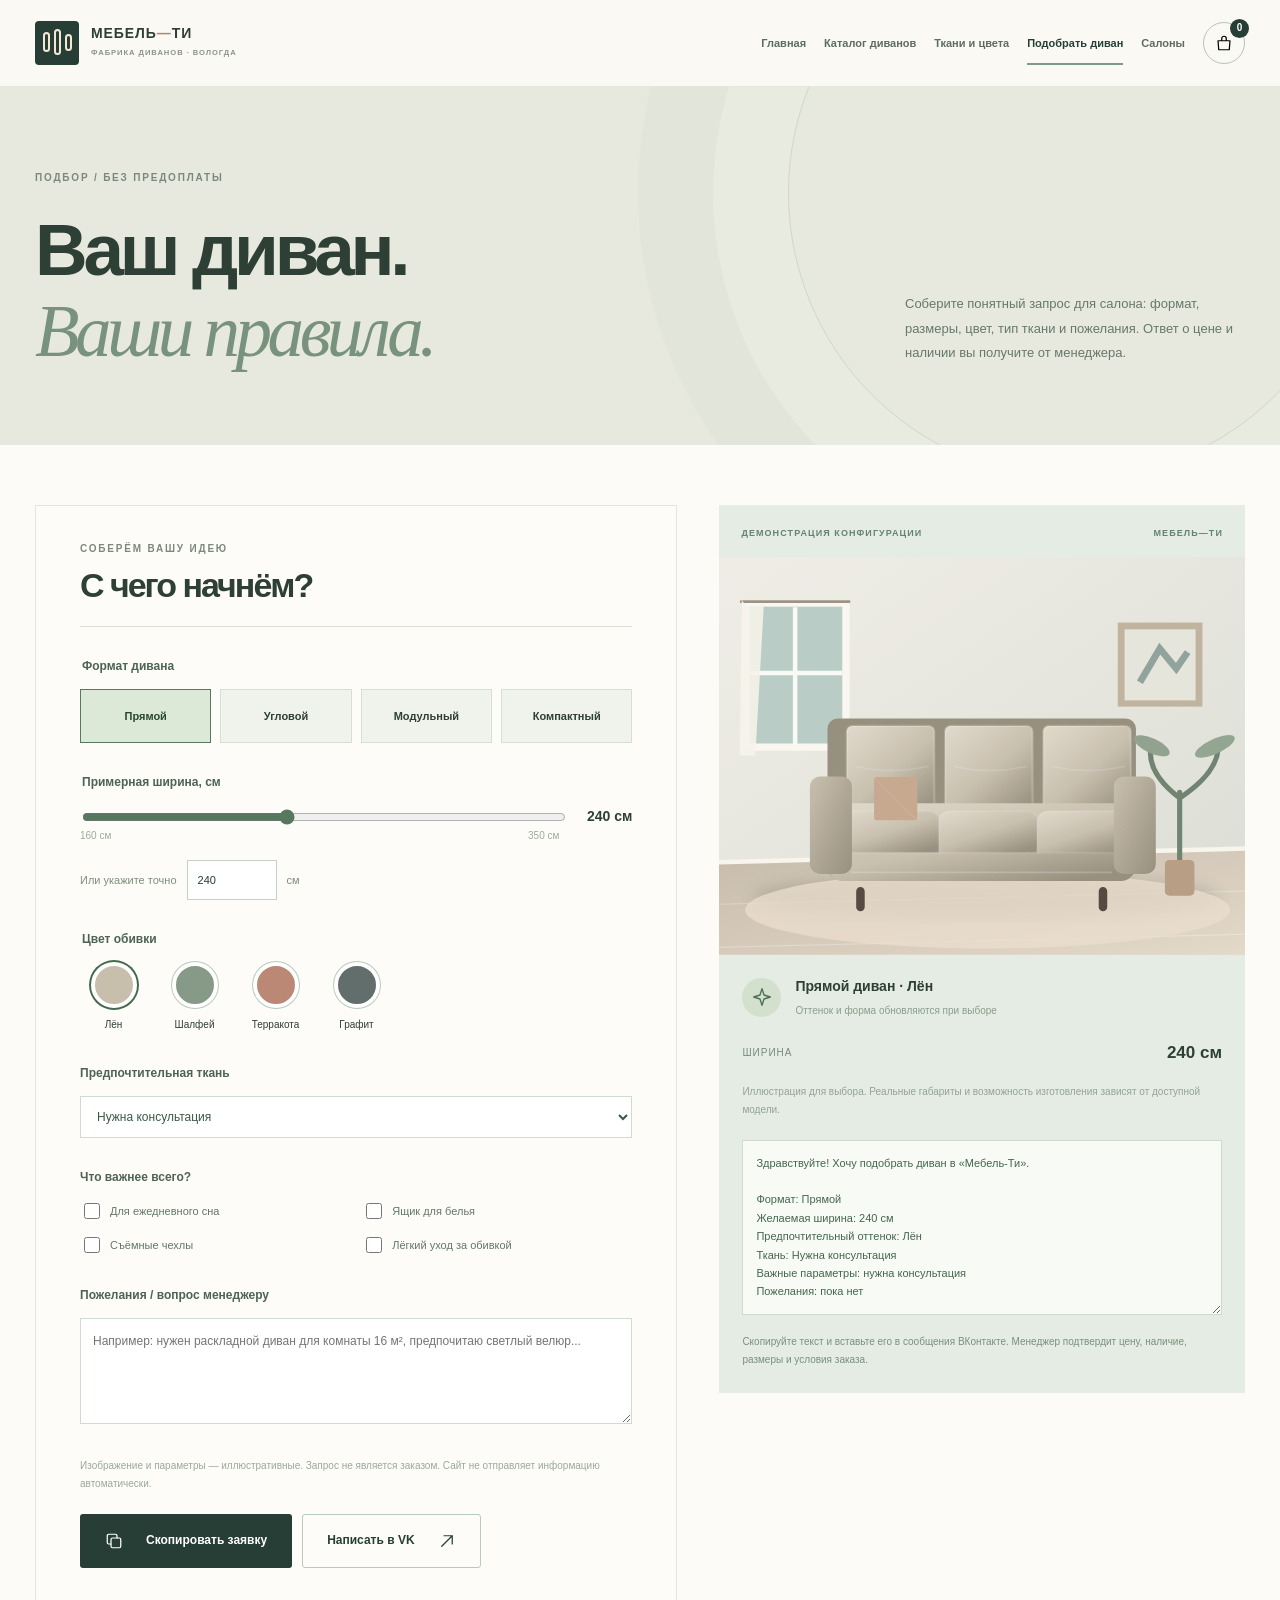
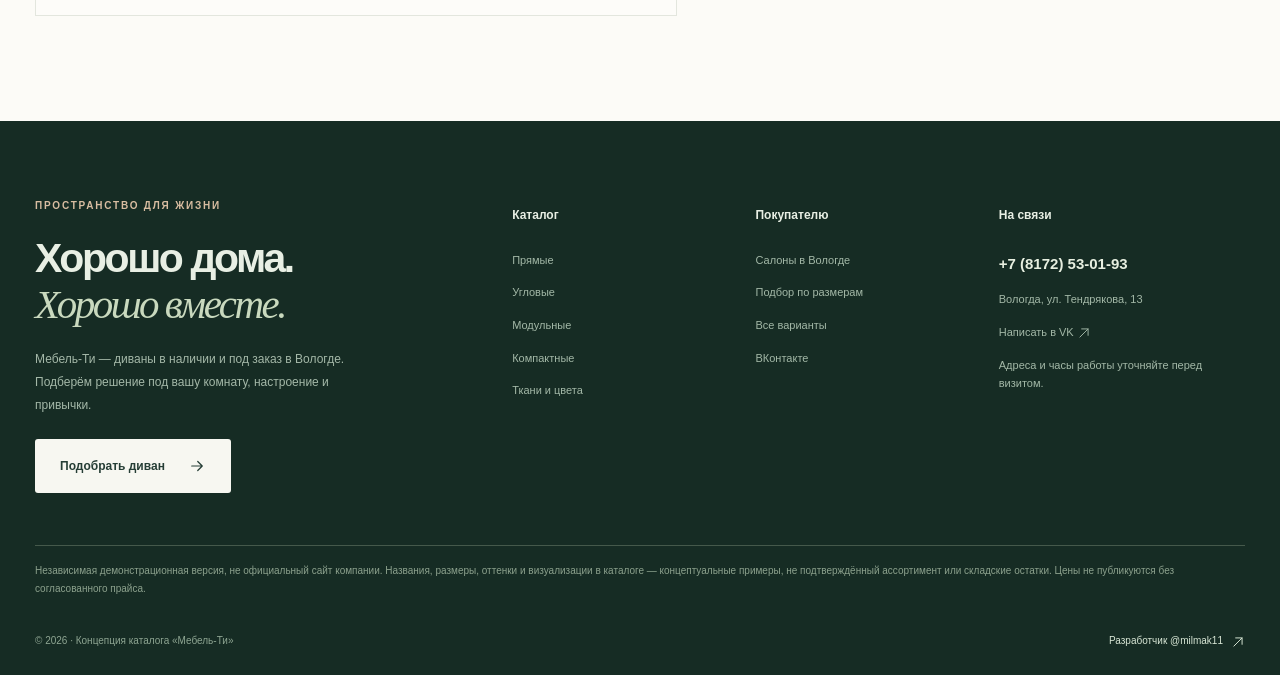
<file: preview-order-offline.html>
<!doctype html><html lang="ru"><head><meta charset="utf-8"><meta name="viewport" content="width=device-width,initial-scale=1"><meta name="robots" content="noindex,nofollow,noarchive"><meta name="theme-color" content="#263E36"><meta name="description" content="Онлайн-подбор конфигурации дивана с формированием заявки для менеджера."><title>Подобрать диван по размерам — Мебель-Ти · Вологда</title><link rel="icon" href="[data-uri]" type="image/svg+xml"><style>:root{--forest:#263E36;--deep:#1D312A;--moss:#8E9C89;--lime:#E7F1C8;--cream:#F8F6F0;--stone:#ECEAE2;--paper:#FFFEFA;--line:#DBDFD7;--ink:#2E3F36;--sub:#768278;--gold:#D8BDA1;--serif:Georgia,'Times New Roman',serif;--sans:Inter,-apple-system,BlinkMacSystemFont,'Segoe UI',Arial,sans-serif;--wrap:1370px;--ease:cubic-bezier(.2,.8,.2,1)}
*{box-sizing:border-box}html{scroll-behavior:smooth;scroll-padding-top:90px}body{margin:0;font-family:var(--sans);color:var(--ink);background:var(--cream);font-size:14px;line-height:1.67;-webkit-font-smoothing:antialiased;overflow-x:hidden}body.locked{overflow:hidden}a{color:inherit;text-decoration:none}button,input,select,textarea{font:inherit}button{cursor:pointer}button:disabled{cursor:not-allowed;opacity:.56}img{display:block;max-width:100%;width:100%;height:auto}p,h1,h2,h3,h4{margin:0}h1,h2,h3{line-height:1.12;letter-spacing:-.059em}h1,h2{font-weight:600}h1 em,h2 em{font-family:var(--serif);font-weight:400;letter-spacing:-.061em}h1{font-size:clamp(50px,6vw,90px)}h2{font-size:clamp(40px,4.7vw,69px)}h3{font-size:23px;font-weight:650}.ico{width:20px;height:20px;flex-shrink:0}.wrap{max-width:var(--wrap);width:calc(100% - 96px);margin-inline:auto}.section{padding:105px 0}.overline,.eyebrow{font-size:10px;letter-spacing:.18em;font-weight:850;text-transform:uppercase}.overline{margin-bottom:22px;color:#7B897D}.overline.light{color:#D2DECE}.overline.gold{color:var(--gold)}.eyebrow.gold-line{display:flex;align-items:center;gap:13px;color:#cbbca1}.eyebrow.gold-line:before{content:'';height:1px;width:25px;background:#cbbca1}.btn{display:inline-flex;align-items:center;justify-content:space-between;gap:23px;font-size:12px;line-height:1.3;font-weight:750;padding:16px 24px;min-height:54px;border-radius:3px;border:1px solid transparent;white-space:nowrap;transition:background .22s,transform .3s var(--ease),border-color .22s,color .22s}.btn:hover{transform:translateY(-2px)}.btn .ico,.text-link .ico{width:18px;height:18px;transition:transform .25s}.btn:hover .ico,.text-link:hover .ico{transform:translateX(3px)}.btn-primary{background:var(--forest);color:#fff}.btn-primary:hover{background:#496453}.btn-lime{color:var(--forest);background:var(--lime)}.btn-lime:hover{background:#FAFFD9}.btn-light{background:#F7F7F1;color:var(--forest)}.btn-light:hover{background:#E3EBCB}.btn-outline{color:var(--forest);background:transparent;border-color:#BAC9BD}.btn-outline:hover{border-color:var(--forest);background:#E4EAE0}.btn-hero-outline{color:white;border-color:#9FAB91;background:transparent}.btn-hero-outline:hover{background:#344B3E}.text-link{display:inline-flex;align-items:center;gap:20px;font-size:12px;font-weight:750;border-bottom:1px solid #ABB6AC;padding-bottom:5px;white-space:nowrap}.section-top{display:flex;gap:70px;justify-content:space-between;align-items:end;margin-bottom:42px}.section-top>div{flex:1}.section-top p{max-width:345px;font-size:13px;line-height:1.9;color:#778177}.section-top h2 em{color:#899A87}.section-top.compact-bottom .text-link{margin-bottom:8px}.catalog-disclaimer,.catalog-fine{margin-top:26px;color:#9DA59B;font-size:10px;line-height:1.8}
/* header */
.header{position:sticky;top:0;z-index:80;background:#FAF9F4F2;backdrop-filter:blur(18px);border-bottom:1px solid #E4E8DF}.header-top{height:86px;display:flex;align-items:center;gap:25px}.logo{display:flex;align-items:center;gap:12px;flex-shrink:0}.logo-icon{width:44px;height:44px;border-radius:4px;background:var(--forest);display:flex;gap:4px;align-items:center;justify-content:center}.logo-icon span{display:block;width:7px;height:20px;border:2px solid #F4E8D5;border-radius:4px;transform:translateY(-1px)}.logo-icon span:nth-child(2){height:26px}.logo-icon span:nth-child(3){height:17px}.logo-text strong{display:block;white-space:nowrap;font-size:14px;line-height:1.1;font-weight:900;letter-spacing:.065em}.logo-text strong span{color:#AA866E}.logo-text small{display:block;font-size:7.6px;font-weight:850;letter-spacing:.125em;margin-top:5px;color:#88958A;white-space:nowrap}.desktop-nav{margin-left:auto;display:flex;align-items:center;gap:clamp(11px,1.4vw,25px)}.desktop-nav a{font-size:11px;color:#5D6B61;white-space:nowrap;font-weight:750}.desktop-nav a:hover,.desktop-nav a.current{color:var(--forest)}.desktop-nav a.current{position:relative}.desktop-nav a.current:after{content:'';height:2px;position:absolute;bottom:-13px;left:0;right:0;background:#7C9D83}.header-tools{display:flex;align-items:center;gap:16px}.head-number{font-size:11px;font-weight:850;white-space:nowrap;padding-left:18px;border-left:1px solid #C5CEC4}.bag-toggle{width:42px;height:42px;border:1px solid #B5C4B8;border-radius:50%;display:grid;place-items:center;background:transparent;position:relative}.bag-toggle .ico{width:18px;height:18px}.bag-toggle span{position:absolute;top:-4px;right:-5px;border-radius:50%;min-width:19px;height:19px;background:var(--forest);color:white;font-size:10px;font-weight:800;display:grid;place-items:center;padding:1px}.menu-toggle{display:none;background:transparent;border:0;padding:9px}.mobile-nav{display:none}
/* hero */
.hero{background:var(--forest);color:white;overflow:hidden}.hero-inner{display:grid;grid-template-columns:1fr 1.02fr;min-height:670px;gap:65px;align-items:stretch}.hero-copy{padding:83px 0 53px;display:flex;flex-direction:column;justify-content:center}.hero h1{font-size:clamp(51px,5.1vw,83px);letter-spacing:-.077em;margin:33px 0 28px}.hero h1 em{color:#DBE4CB}.hero-copy>p{color:#BDD0BF;font-size:14px;max-width:420px;line-height:1.95}.hero-actions{display:flex;gap:12px;margin-top:28px;flex-wrap:wrap}.hero-bottom-facts{display:flex;gap:28px;margin-top:56px;flex-wrap:wrap;color:#D0DCCC;font-size:10px;font-weight:650}.hero-bottom-facts>span{display:flex;align-items:center;gap:7px}.hero-bottom-facts svg{width:15px;height:15px;color:#CFDFAC}.hero-art{min-height:670px;position:relative;background:#CBCFBE;overflow:hidden}.hero-art>img{position:absolute;inset:0;width:100%;height:100%;object-fit:cover;transition:transform .8s var(--ease)}.hero-art:hover>img{transform:scale(1.035)}.hero-art-badge{position:absolute;top:34px;right:0;background:#E6EAD8;color:var(--forest);padding:22px 28px;max-width:200px}.hero-art-badge span{font-size:9px;letter-spacing:.14em;font-weight:800;color:#687C6C;display:block;margin-bottom:8px}.hero-art-badge strong{font-family:var(--serif);font-weight:400;line-height:1.2;font-size:23px}.image-note{position:absolute;bottom:22px;left:22px;max-width:80%;background:#20382EAE;color:#ECF3E8;padding:9px 12px;backdrop-filter:blur(8px);font-size:9px;letter-spacing:.07em}.hero-subline{display:flex;gap:20px;justify-content:space-between;align-items:center;padding-top:18px;padding-bottom:18px;color:#B4C9B6;font-size:9px;font-weight:800;letter-spacing:.17em}.hero-subline a{display:grid;place-items:center;width:30px;height:30px;border:1px solid #68806C;border-radius:50%}.hero-subline a svg{width:15px;height:15px}
/* homepage categories */
.categories{background:#FEFCF7}.category-cards{display:grid;grid-template-columns:1.18fr 1fr 1fr;gap:16px}.category-card{height:400px;display:block;position:relative;overflow:hidden;background:#D3D7CC}.category-card>img{position:absolute;inset:0;width:100%;height:100%;object-fit:cover;transition:transform .8s var(--ease)}.category-card:hover img{transform:scale(1.05)}.category-card:after{content:'';position:absolute;inset:30% 0 0;background:linear-gradient(to top,#183029E8,transparent)}.category-content{position:absolute;z-index:1;bottom:29px;left:25px;right:25px;color:white}.category-content small{color:#CEDCCB;font-size:9px;font-weight:800;letter-spacing:.11em}.category-content h3{font-family:var(--serif);font-size:31px;font-weight:400;letter-spacing:-.045em;margin:9px 0 13px}.category-content>span{display:flex;align-items:center;gap:13px;font-size:10px;font-weight:750}.category-content .ico{width:15px;height:15px}
/* catalog cards */
.feature-products{background:#F2F3ED}.product-grid{display:grid;grid-template-columns:repeat(3,minmax(0,1fr));gap:21px;row-gap:34px}.product-card{min-width:0}.product-visual{position:relative;aspect-ratio:1.36;overflow:hidden;background:#E5E6DC}.product-visual img{height:100%;width:100%;object-fit:cover;transition:transform .5s var(--ease)}.product-card:hover .product-visual img{transform:scale(1.04)}.product-demo-tag{position:absolute;left:13px;top:13px;background:#F7F7F1EA;color:#607168;font-size:9px;letter-spacing:.07em;padding:6px 9px;font-weight:850}.product-like{position:absolute;top:13px;right:13px;width:35px;height:35px;border-radius:50%;display:grid;place-items:center;border:0;background:#F7F7F1E6;color:var(--forest);transition:background .2s,color .2s}.product-like:hover,.product-like.added{background:var(--forest);color:#fff}.product-like .ico{width:17px;height:17px}.product-meta{display:flex;justify-content:space-between;align-items:center;gap:10px;margin:16px 0 6px;color:#8B978C;font-size:10px;font-weight:750}.product-title{font-family:var(--serif);font-weight:400;font-size:25px;line-height:1.3;letter-spacing:-.04em}.product-props{display:flex;flex-wrap:wrap;gap:7px;margin-top:9px}.product-props span{font-size:10px;color:#758578}.product-props span:not(:last-child):after{content:'·';margin-left:7px;color:#A8B1A6}.product-foot{display:flex;gap:12px;align-items:center;justify-content:space-between;margin-top:21px;padding-top:13px;border-top:1px solid #D8E0D7}.product-foot>span{display:flex;flex-direction:column;gap:3px}.product-foot>span strong{font-size:14px;font-weight:750;white-space:nowrap}.product-foot>span small{font-size:9px;color:#879689}.product-open{display:grid;place-items:center;width:37px;height:37px;border:1px solid #9DAD9C;color:var(--forest);background:transparent;border-radius:50%;transition:background .2s,color .2s}.product-open:hover{background:var(--forest);color:#fff}.product-open .ico{width:16px;height:16px}
/* palette */
.palette-section{background:#E9EDE4}.palette-grid{display:grid;grid-template-columns:.92fr 1.08fr;gap:80px;align-items:center}.palette-text h2 em{color:#859785}.palette-text>p{color:#778778;max-width:425px;font-size:13px;line-height:1.95;margin:24px 0}.palette-buttons{display:flex;align-items:center;gap:11px;margin-bottom:30px}.palette-dot{width:30px;height:30px;background:var(--color);border-radius:50%;border:3px solid #E9EDE4;box-shadow:0 0 0 1px #A8BAAA;transition:box-shadow .2s,transform .2s}.palette-dot.selected{box-shadow:0 0 0 2px #496C55;transform:scale(1.1)}.palette-name{font-weight:750;font-size:11px;margin-left:12px;color:#566E5D}.palette-photo{position:relative;aspect-ratio:1.22;background:#D4D8CB}.palette-photo img{width:100%;height:100%;object-fit:cover}.art-note{position:absolute;left:15px;bottom:15px;background:#24372CC9;color:white;padding:8px 11px;font-size:9px}.advantages{border-top:1px solid #D2D9D0;display:grid;grid-template-columns:repeat(3,1fr);gap:38px;padding-top:35px}.advantage .ico{width:30px;height:30px;color:#6D9276;margin-bottom:24px}.advantage h3{font-size:19px;margin-bottom:10px}.advantage p{font-size:12px;line-height:1.9;max-width:350px;color:#778777}.why-section{background:#FEFCF7}.showroom-preview{background:var(--forest);color:white}.store-split{display:grid;grid-template-columns:1fr .8fr;gap:90px;align-items:center}.store-copy h2{font-size:clamp(42px,4.5vw,70px)}.store-copy h2 em{color:#D5DFC9}.store-copy p{color:#C0CFBF;max-width:435px;line-height:1.9;font-size:13px;margin:22px 0 28px}.store-side{padding:40px 10px 35px 45px;position:relative;border-left:1px solid #81978470}.store-outline{display:block;font-size:125px;line-height:1;letter-spacing:-.11em;color:#6D886E;font-weight:900;opacity:.43}.store-side p{margin:10px 0 30px;color:#C1D6C6;font-size:11px}.store-side>div{display:flex;flex-direction:column;gap:14px}.store-side strong{display:block;border-top:1px solid #617967;padding-top:14px;font-weight:650;font-size:14px}.final-question{background:#F5F5EE}.final-grid{display:grid;grid-template-columns:1fr .7fr;gap:95px;align-items:end}.final-grid h2 em{color:#91A18C}.final-grid p{font-size:13px;line-height:1.9;color:#788579;max-width:430px;margin:0 0 24px}
/* pages header */
.page-head{background:#E7E9DF;padding:83px 0 72px;position:relative;overflow:hidden}.page-head:after{content:'';position:absolute;right:-80px;top:-180px;width:570px;height:570px;border:1px solid #D0D8CA;border-radius:50%;box-shadow:0 0 0 75px #F2F3EA55,0 0 0 150px #D9DDCF55;pointer-events:none}.page-head .wrap{position:relative;z-index:1}.page-head-row{display:flex;gap:70px;align-items:end;justify-content:space-between}.page-head h1{font-size:clamp(52px,5.7vw,86px)}.page-head h1 em{color:#78927D}.page-head-row>p{max-width:340px;font-size:13px;line-height:1.9;color:#66796A;padding-bottom:7px}.demo-notice{font-size:10px;color:#829083;margin-top:32px;max-width:720px}
/* catalog */
.catalog-section{background:#FCFBF7;padding-top:70px}.catalog-layout{display:grid;grid-template-columns:252px minmax(0,1fr);gap:48px;align-items:start}.filter-panel{position:sticky;top:104px;padding:12px 0;border-right:1px solid #E0E7DD;padding-right:28px}.filter-top{display:flex;justify-content:space-between;align-items:center;margin-bottom:27px}.filter-top>strong{font-size:20px;font-weight:800}.filter-top button{border:0;background:none;color:#729079;font-size:10px;display:flex;gap:5px;align-items:center}.filter-top button .ico{width:13px;height:13px}.filter-set{margin:0 0 25px;padding:0 0 24px;border-bottom:1px solid #E0E5DB}.filter-set>strong{display:block;font-size:11px;font-weight:800;margin-bottom:14px}.filter-checks{display:flex;flex-direction:column;gap:11px}.filter-checks label{display:flex;gap:9px;align-items:center;font-size:12px;color:#607667;cursor:pointer}.filter-checks input,.preference-grid input{accent-color:#4F8060;width:16px;height:16px}.filter-set input[type=range],.range-line input{width:100%;accent-color:#55785E}.filter-range-labels{display:flex;justify-content:space-between;font-size:10px;color:#91A092;margin-top:9px}.filter-range-labels b{font-size:11px;color:#506454}.filter-set select,.catalog-toolbar select{background:#FCFBF7;border:1px solid #DAE0D7;padding:10px;width:100%;font-size:11px;color:#455C4D}.filter-colors{display:flex;gap:9px}.filter-colors button{width:30px;height:30px;border-radius:50%;background:var(--sw);border:3px solid #FCFBF7;box-shadow:0 0 0 1px #AFB9AA}.filter-colors button.active{box-shadow:0 0 0 2px #4D7458}.filter-help{color:#9BA89C;font-size:10px;line-height:1.8}.catalog-toolbar{display:flex;justify-content:space-between;align-items:center;gap:20px;margin:0 0 28px;min-height:45px}.catalog-toolbar>span{font-size:12px;font-weight:750;color:#67796C}.catalog-toolbar label{display:flex;align-items:center;gap:10px;color:#89998B;font-size:11px}.catalog-toolbar select{width:180px}.catalog-products{row-gap:34px;column-gap:17px}.catalog-empty{padding:55px;background:#EDF2EA;text-align:center;color:#5A7060}.catalog-empty button{display:block;margin:15px auto 0;border:0;background:var(--forest);padding:11px 16px;color:white}.mobile-filters{display:none}.tiny-cta{background:var(--forest);color:white}.tiny-cta-inner{display:flex;align-items:center;justify-content:space-between;gap:40px}.tiny-cta h2{font-size:clamp(39px,4vw,59px)}.tiny-cta h2 em{color:#C6D7BB}
/* fabrics */
.fabrics-section{background:#FCFBF7}.fabric-grid{display:grid;grid-template-columns:repeat(3,minmax(0,1fr));gap:30px 21px}.fabric-card{background:none;border:0;text-align:left;padding:0;min-width:0}.fabric-sample{display:block;position:relative;height:260px;transition:filter .24s}.fabric-card:hover .fabric-sample{filter:brightness(1.08)}.fabric-sample>span{position:absolute;left:15px;top:15px;background:#F1EFE9DB;color:#455C50;padding:7px 11px;font-size:9px;letter-spacing:.11em;font-weight:850}.fabric-velour{background:radial-gradient(ellipse at 24% 20%,#BBC3B6,transparent 65%),repeating-linear-gradient(87deg,#6F8878 0 3px,#819685 3px 5px,#6C8273 5px 9px)}.fabric-rogozhka{background:repeating-linear-gradient(0deg,transparent 0 7px,#56472A36 7px 10px),repeating-linear-gradient(90deg,transparent 0 7px,#FEF2D64E 7px 10px),linear-gradient(135deg,#D3BE9C,#8B785C)}.fabric-chenille{background:repeating-linear-gradient(55deg,#FFFFFF11 0 4px,#263B3622 4px 9px),repeating-linear-gradient(135deg,#9BABA255 0 2px,transparent 2px 7px),#68827A}.fabric-flock{background:radial-gradient(circle at 20% 10%,#D9C0AA,#B38A75 60%,#846551)}.fabric-leather{background:repeating-radial-gradient(ellipse at 30% 90%,#F9F6E522 0 1.5px,transparent 2px 8px),linear-gradient(135deg,#BBA492,#766354)}.fabric-mix{background:conic-gradient(from 15deg at 50% 50%,#C7BEAC 0 90deg,#879987 90deg 180deg,#BA8874 180deg 270deg,#616E6C 270deg)}.fabric-info{display:flex;flex-direction:column;gap:9px;padding:17px 0 0}.fabric-info strong{font-family:var(--serif);font-weight:400;font-size:28px;letter-spacing:-.04em}.fabric-info small{font-size:12px;color:#718172;line-height:1.7;max-width:340px}.fabric-info b{font-size:11px;font-weight:760;display:flex;align-items:center;gap:10px;margin-top:9px}.fabric-info b svg{width:15px;height:15px}.fabric-tip{background:var(--forest);color:white}.fabric-tip-grid{display:grid;grid-template-columns:1fr 1fr;gap:80px}.fabric-tip h2 em{color:#CBD9C7}.tip-item{border-top:1px solid #627967;display:flex;gap:19px;align-items:flex-start;padding:20px 0}.tip-item>.ico{width:24px;height:24px;color:#C7D7A6}.tip-item span{display:flex;flex-direction:column;gap:6px}.tip-item strong{font-size:15px}.tip-item small{font-size:12px;line-height:1.8;color:#B9CEBB}
/* order */
.order-section{background:#FCFBF7;padding-top:60px}.order-grid{display:grid;grid-template-columns:minmax(0,1.1fr) minmax(300px,.9fr);gap:42px;align-items:start}.order-form{background:#FDFCF9;padding:35px 44px;border:1px solid #E3E6DE}.order-title{border-bottom:1px solid #D8DFD5;padding-bottom:22px}.order-title .overline{margin-bottom:8px}.order-title h2{font-size:34px}.form-block{margin:29px 0 0;padding:0;border:0;min-width:0}.form-block legend,.form-label{display:block;font-size:12px;font-weight:850;color:#4D6354;margin-bottom:13px}.choice-grid{display:grid;grid-template-columns:repeat(4,1fr);gap:9px}.choice{position:relative;cursor:pointer}.choice input{position:absolute;opacity:0;pointer-events:none}.choice span{display:grid;place-items:center;text-align:center;height:54px;padding:7px;background:#F0F2EC;border:1px solid #D6DFD5;font-size:11px;font-weight:750}.choice input:checked+span{background:#DCE9D7;border-color:#567A60;color:#28472F}.choice:has(input:focus-visible) span,.color-radio:has(input:focus-visible)>span{outline:3px solid #669975;outline-offset:3px}.range-line{display:flex;gap:19px;align-items:center}.range-line b{font-size:14px;white-space:nowrap}.range-stops{display:flex;justify-content:space-between;font-size:10px;color:#9BAD9B;max-width:calc(100% - 73px)}.custom-width{margin-top:15px;display:flex;gap:10px;align-items:center;flex-wrap:wrap;font-size:11px;color:#7B8F7C}.custom-width input{width:90px;background:white;border:1px solid #C6D2C6;padding:10px;color:var(--forest)}.order-color-options{display:flex;gap:14px;flex-wrap:wrap}.color-radio{cursor:pointer;position:relative;display:flex;align-items:center;flex-direction:column;gap:9px;min-width:67px}.color-radio input{position:absolute;opacity:0;pointer-events:none}.color-radio>span{display:block;width:46px;height:46px;border-radius:50%;background:var(--c);border:4px solid white;box-shadow:0 0 0 1px #B8CBB6}.color-radio input:checked+span{box-shadow:0 0 0 2px #46694E}.color-radio small{font-size:10px}.form-block select,.form-block textarea{border:1px solid #CEDBCF;background:white;color:#3B5846;padding:12px;width:100%;font-size:12px}.form-block textarea{resize:vertical}.preference-grid{display:grid;grid-template-columns:1fr 1fr;gap:12px}.preference-grid label{display:flex;align-items:center;gap:7px;font-size:11px;color:#627768;cursor:pointer}.form-note{font-size:10px;color:#9AA89B;line-height:1.8;margin-top:25px}.order-actions{display:flex;gap:10px;flex-wrap:wrap;margin-top:21px}.order-help{font-size:11px;color:#557D5C;margin-top:12px}.order-preview{min-width:0}.preview-sticky{position:sticky;top:108px;background:#E5ECE3}.preview-tag{display:flex;justify-content:space-between;gap:12px;padding:21px 22px 0;color:#64846E;font-size:9px;letter-spacing:.12em;font-weight:850}.preview-sticky>img{aspect-ratio:1.32;width:100%;object-fit:cover;margin:16px auto 0}.preview-caption{display:flex;align-items:center;gap:14px;padding:20px 23px}.small-round{width:39px;height:39px;border-radius:50%;display:grid;place-items:center;background:#D2E0CD;color:#4F7055}.preview-caption strong{font-size:14px;display:block}.preview-caption small{color:#8A9E8C;font-size:10px;display:block;margin-top:4px}.preview-dim{display:flex;justify-content:space-between;gap:14px;padding:0 23px;align-items:center}.preview-dim span{color:#778B78;font-size:10px;letter-spacing:.1em}.preview-dim strong{font-size:17px}.preview-sticky>p{font-size:10px;color:#92A493;line-height:1.8;padding:15px 23px 0}.preview-sticky textarea{display:block;margin:21px auto 0;width:calc(100% - 46px);font-size:11px;color:#46664E;padding:13px;background:#F7FAF5;border:1px solid #CFDAD1;resize:vertical;min-height:135px}.preview-disclaimer{font-size:10px;color:#7A907D;line-height:1.8;padding:18px 23px 24px}
/* stores */
.location-section{background:#FDFCF8}.location-grid{display:grid;grid-template-columns:repeat(3,minmax(0,1fr));gap:15px}.location-card{background:#EFF2EB;padding:30px 25px 28px;min-height:335px;display:flex;flex-direction:column}.location-index{font-size:9px;letter-spacing:.14em;font-weight:850;color:#829986;margin-bottom:35px}.location-card h3{font-family:var(--serif);font-weight:400;font-size:27px;margin-bottom:22px}.location-meta{display:flex;align-items:center;gap:10px;font-size:11px;color:#607564;margin-bottom:14px}.location-meta .ico{width:16px;height:16px;color:#76917A}.location-meta a:hover{text-decoration:underline}.location-hours{color:#87998A;font-size:11px;margin-top:auto;padding-top:15px;line-height:1.6}.location-actions{display:flex;justify-content:space-between;gap:12px;border-top:1px solid #D0DCD1;padding-top:17px;margin-top:19px}.location-actions a{font-size:11px;font-weight:850;display:inline-flex;gap:5px;align-items:center}.location-actions svg{width:14px;height:14px}.location-note{font-size:10px;color:#9BAA9D;line-height:1.7;margin-top:25px}.location-end{background:var(--forest);color:white}.location-end-grid{display:grid;grid-template-columns:1fr 1fr;gap:65px;align-items:center}.location-end h2 em{color:#D2DFC7}.location-end p{color:#C3D6C5;max-width:450px;margin:20px 0 28px;font-size:12px;line-height:1.9}.location-end-art{background:#D4D9CB;aspect-ratio:1.5}.location-end-art img{height:100%;object-fit:cover}
/* modal / bag */
.drawer-backdrop{position:fixed;inset:0;background:#0B20199C;z-index:109}.bag-drawer{position:fixed;right:0;top:0;bottom:0;max-width:450px;width:100%;background:#FAFAF5;z-index:110;padding:33px 28px 24px;box-shadow:-20px 0 90px #0004;display:flex;flex-direction:column;transform:translateX(110%);visibility:hidden;transition:transform .36s var(--ease),visibility .36s}.bag-drawer.open{transform:translateX(0);visibility:visible}.drawer-top{display:flex;justify-content:space-between;gap:15px;align-items:flex-start}.drawer-top .overline{margin-bottom:12px}.drawer-top h3{font-size:25px}.drawer-close,.dialog-close{background:var(--forest);color:white;border:0;border-radius:50%;width:38px;height:38px;display:grid;place-items:center}.drawer-close .ico,.dialog-close .ico{width:16px;height:16px}.drawer-subtitle{color:#7F9182;font-size:12px;line-height:1.8;margin:18px 0 24px}.drawer-items{flex:1;overflow-y:auto;border-top:1px solid #D6E1D6}.drawer-item{display:flex;gap:12px;align-items:center;border-bottom:1px solid #D6E1D6;padding:14px 0}.drawer-item img{width:95px;height:76px;object-fit:cover;background:#D9DFD4}.drawer-item>div{flex:1}.drawer-item strong{display:block;font-size:14px}.drawer-item span{display:block;font-size:10px;color:#778A79}.drawer-item button{border:0;background:transparent;padding:8px}.drawer-item button .ico{width:17px;height:17px}.drawer-actions{display:flex;flex-direction:column;gap:9px;margin-top:20px}.drawer-actions .btn{justify-content:center}.drawer-empty{padding:48px 0;text-align:center;color:#849A89;font-size:12px;line-height:1.9}.drawer-empty .ico{width:32px;height:32px;margin:0 auto 12px}.product-dialog{border:0;padding:0;box-shadow:0 28px 100px #051A1099;background:#FDFCF7;color:var(--ink);width:min(1030px,calc(100% - 28px));max-height:90vh;overflow-y:auto;position:fixed}.product-dialog::backdrop{background:#0B211AB3;backdrop-filter:blur(6px)}.dialog-close{position:fixed;right:calc((100% - min(1030px,100% - 28px))/2 + 15px);top:calc(5vh + 15px);z-index:120}.dialog-grid{display:grid;grid-template-columns:1.1fr .9fr}.dialog-photo{background:#E7E8DD;position:relative;min-height:510px}.dialog-photo>img{position:absolute;inset:0;object-fit:cover;width:100%;height:100%}.dialog-photo-tag{position:absolute;left:15px;bottom:18px;background:#254035C9;color:white;padding:8px 13px;font-size:9px;letter-spacing:.11em}.dialog-info{padding:53px 38px 32px}.dialog-info .overline{margin-bottom:14px}.dialog-info h2{font-size:49px}.dialog-info>p{font-size:13px;line-height:1.8;color:#6E806F;margin:16px 0 22px}.dialog-rows{border-top:1px solid #D7E0D8;margin-bottom:18px}.dialog-row{display:flex;justify-content:space-between;gap:12px;padding:13px 0;border-bottom:1px solid #D7E0D8;font-size:11px}.dialog-row span{color:#7C8F80}.dialog-row b{font-weight:750;text-align:right}.dialog-color-buttons{display:flex;gap:11px;align-items:center;margin:15px 0 22px}.dialog-color-buttons button{width:34px;height:34px;background:var(--col);border:3px solid white;box-shadow:0 0 0 1px #BACBBB;border-radius:50%}.dialog-color-buttons button.active{box-shadow:0 0 0 2px #50785C}.dialog-price{font-size:12px;color:#819482;margin:0 0 17px}.dialog-action{display:flex;flex-wrap:wrap;gap:9px}.dialog-action .btn{font-size:11px;padding:13px 17px}.dialog-fine{font-size:10px;color:#96A49A;line-height:1.8;margin-top:21px}.toast{position:fixed;bottom:22px;right:22px;z-index:150;background:var(--forest);color:white;padding:15px 20px;font-size:12px;box-shadow:0 17px 35px #0003;opacity:0;pointer-events:none;transform:translateY(13px);transition:opacity .2s,transform .2s}.toast.show{opacity:1;transform:none}
/* footer */
.footer{background:#162C24;color:#E8EFE4;padding:77px 0 25px}.footer-grid{display:grid;grid-template-columns:1.8fr .85fr .85fr 1fr;gap:34px;padding-bottom:52px}.footer-brand h2{font-size:clamp(38px,3.2vw,50px)}.footer-brand h2 em{color:#C9D9BE}.footer-brand p{font-size:12px;line-height:1.9;color:#A4B8A8;max-width:340px;margin:20px 0 23px}.footer-links{display:flex;flex-direction:column;gap:14px;padding-top:7px}.footer-links strong{font-size:12px;margin-bottom:12px}.footer-links a,.footer-links span{font-size:11px;color:#A3B8A7;line-height:1.7}.footer-links a:hover{color:white}.footer-links a .ico{width:14px;height:14px;display:inline-block;vertical-align:middle}.footer-links .footer-phone{font-size:15px;font-weight:850;color:#E7EFE0;white-space:nowrap}.footer-disclaimer{border-top:1px solid #45594B;padding:16px 0;color:#8CA18D;font-size:10px;line-height:1.8}.footer-bottom{display:flex;justify-content:space-between;gap:20px;margin-top:19px;font-size:10px;color:#8EA592}.footer-bottom a{color:#D8E6D5;display:flex;gap:8px;align-items:center}.footer-bottom a .ico{width:14px;height:14px}
@media(max-width:1370px){.wrap{width:calc(100% - 70px)}.head-number{display:none}.header-top{gap:18px}.hero-inner{gap:40px}.hero h1{font-size:clamp(49px,5.1vw,77px)}.hero-art{min-height:630px}.hero-inner{min-height:630px}}
@media(max-width:1070px){.desktop-nav{display:none}.header-tools{margin-left:auto}.head-number{display:block;border:0}.menu-toggle{display:grid;place-items:center}.mobile-nav{position:absolute;top:86px;left:0;right:0;background:#F8F8F2;padding:20px max(35px,calc((100vw - var(--wrap))/2));box-shadow:0 18px 36px #0002;border-bottom:1px solid #DBE5D9;flex-direction:column;gap:0}.mobile-nav.open{display:flex}.mobile-nav a{display:block;padding:12px 0;border-bottom:1px solid #E2E8DF;font-size:14px;font-weight:730}.mobile-nav a.current{color:#69956D}.hero-inner{gap:24px}.hero-art{min-height:560px}.hero-inner{min-height:560px}.hero h1{font-size:clamp(45px,5.15vw,67px)}.hero-copy{padding:45px 0}.hero-bottom-facts{margin-top:30px;gap:12px}.hero-actions{gap:8px}.hero-actions .btn{padding:13px 17px;gap:8px;font-size:11px}.category-cards{gap:10px}.category-card{height:325px}.catalog-layout{gap:24px;grid-template-columns:220px minmax(0,1fr)}.catalog-products{grid-template-columns:repeat(2,minmax(0,1fr))}.palette-grid{gap:40px}.footer-grid{grid-template-columns:1.4fr 1fr 1fr;gap:22px}.footer-brand{grid-row:span 2}.order-grid{gap:25px}.order-form{padding:27px}.choice-grid{grid-template-columns:1fr 1fr}.location-grid{gap:10px}.location-card{padding:25px 15px}}
@media(max-width:760px){html{scroll-padding-top:70px}.wrap{width:calc(100% - 40px)}.header-top{height:70px}.mobile-nav{top:70px;padding:14px 20px 20px}.head-number{display:none}.logo-icon{width:38px;height:38px}.logo-text strong{font-size:12px}.logo-text small{font-size:7px}.section{padding:70px 0}.section-top{display:block;margin-bottom:30px}.section-top p{max-width:100%;padding-top:19px}.section-top.compact-bottom .text-link{margin-top:23px}.hero-inner{grid-template-columns:1fr;gap:0;min-height:0}.hero-copy{padding:65px 0 41px}.hero h1{font-size:clamp(53px,8.8vw,75px)}.hero-art{min-height:420px;margin:0 -20px}.hero-art-badge{top:14px;right:15px;padding:14px;max-width:170px}.hero-art-badge strong{font-size:20px}.hero-subline{gap:12px;flex-wrap:wrap}.hero-subline span:nth-of-type(2){display:none}.category-cards{grid-template-columns:1fr 1fr}.category-card.cat-large{grid-column:span 2}.category-card{height:270px}.category-card.cat-large{height:360px}.category-content{left:17px;right:15px;bottom:20px}.category-content h3{font-size:25px}.category-card.cat-large .category-content h3{font-size:34px}.product-grid{grid-template-columns:repeat(2,minmax(0,1fr));gap:14px;row-gap:28px}.product-title{font-size:22px}.palette-grid{grid-template-columns:1fr;gap:32px}.palette-photo{aspect-ratio:1.28}.advantages{grid-template-columns:1fr;gap:26px}.advantage .ico{margin-bottom:10px}.advantage h3{margin-bottom:6px}.store-split{grid-template-columns:1fr;gap:35px}.store-side{padding:10px 0 10px 30px}.store-outline{font-size:84px}.final-grid{grid-template-columns:1fr;gap:26px}.page-head{padding:62px 0}.page-head-row{display:block}.page-head-row>p{margin-top:21px;max-width:500px}.page-head h1{font-size:clamp(54px,9vw,74px)}.catalog-layout{grid-template-columns:1fr}.filter-panel{display:none;position:relative;top:auto;border:1px solid #D7E4D5;padding:23px;background:#F5F8F1}.filter-panel.open{display:block}.mobile-filters{display:inline-flex;gap:7px;align-items:center;border:1px solid #C9D3C8;background:transparent;padding:11px;font-size:11px;font-weight:750}.mobile-filters .ico{width:16px;height:16px}.catalog-toolbar{flex-wrap:wrap}.catalog-products{grid-template-columns:repeat(2,minmax(0,1fr))}.fabric-grid{grid-template-columns:1fr 1fr}.fabric-sample{height:210px}.fabric-tip-grid{grid-template-columns:1fr;gap:32px}.order-grid{grid-template-columns:1fr}.order-preview{grid-row:1}.preview-sticky{position:relative;top:auto}.preview-sticky>img{max-height:430px}.location-grid{grid-template-columns:1fr 1fr}.location-end-grid{grid-template-columns:1fr;gap:24px}.location-end-art{max-width:600px}.tiny-cta-inner{flex-direction:column;align-items:start}.footer-grid{grid-template-columns:repeat(2,1fr)}.footer-brand{grid-column:span 2;grid-row:auto}.dialog-grid{grid-template-columns:1fr}.dialog-photo{min-height:340px}.dialog-info{padding:33px}.dialog-close{top:calc(5vh + 10px)}.bag-drawer{max-width:420px}}
@media(max-width:490px){.wrap{width:calc(100% - 30px)}.section{padding:59px 0}h2{font-size:clamp(39px,9vw,49px)}.hero-copy{padding:47px 0 33px}.hero h1{font-size:clamp(46px,10.8vw,59px);margin:21px 0}.hero-copy>p{font-size:12px}.hero-actions{gap:10px;flex-direction:column;align-items:stretch}.hero-actions .btn{justify-content:space-between}.hero-bottom-facts{gap:10px;font-size:9px}.hero-art{min-height:310px;margin:0 -15px}.hero-art-badge{padding:10px;max-width:126px}.hero-art-badge strong{font-size:16px}.hero-art-badge span{font-size:7px}.image-note{left:10px;bottom:10px;font-size:8px}.hero-subline{font-size:8px}.category-cards{grid-template-columns:1fr}.category-card.cat-large{grid-column:auto}.category-card,.category-card.cat-large{height:310px}.product-grid{grid-template-columns:1fr}.product-visual{aspect-ratio:1.4}.product-meta{font-size:10px}.product-title{font-size:26px}.palette-grid{gap:25px}.palette-photo{aspect-ratio:1.3}.page-head{padding:54px 0}.page-head h1{font-size:clamp(50px,11vw,65px)}.catalog-toolbar label{margin-left:auto}.catalog-toolbar select{width:160px}.catalog-products{grid-template-columns:1fr}.catalog-products .product-visual{aspect-ratio:1.4}.fabric-grid{grid-template-columns:1fr 1fr;gap:15px}.fabric-sample{height:158px}.fabric-info strong{font-size:22px}.fabric-info small{font-size:10px}.fabric-info b{font-size:9px}.order-form{padding:19px 15px}.order-title h2{font-size:31px}.order-grid{gap:17px}.preview-tag{font-size:8px;padding:13px}.preview-sticky>img{aspect-ratio:1.3}.choice-grid{grid-template-columns:1fr 1fr}.preference-grid{grid-template-columns:1fr}.order-color-options{gap:7px}.color-radio{min-width:60px}.color-radio>span{width:38px;height:38px}.order-actions{flex-direction:column}.order-actions .btn{justify-content:center}.location-grid{grid-template-columns:1fr}.location-card{min-height:0;padding:24px}.location-index{margin-bottom:25px}.location-hours{margin-top:18px}.footer{padding-top:58px}.footer-grid{gap:27px}.footer-grid>.footer-links:last-child{grid-column:span 2}.footer-bottom{flex-direction:column}.dialog-photo{min-height:250px}.dialog-info{padding:24px}.dialog-info h2{font-size:37px}.dialog-info>p{font-size:12px}.dialog-action{flex-direction:column}.dialog-action .btn{justify-content:center}.bag-drawer{padding:23px 17px}.drawer-top h3{font-size:21px}}
@media(max-width:350px){.wrap{width:calc(100% - 24px)}.logo-text small{font-size:6px}.hero h1{font-size:44px}.hero-art{margin:0 -12px;min-height:285px}.fabric-grid{grid-template-columns:1fr 1fr}.fabric-sample{height:145px}.fabric-info strong{font-size:20px}.location-card h3{font-size:25px}}
@media(prefers-reduced-motion:reduce){*,*:before,*:after{scroll-behavior:auto!important;animation:none!important;transition:none!important}}
</style></head><body data-page="order"><header class="header" id="header"><div class="wrap header-top"><a href="index.html" class="logo" aria-label="Мебель-Ти — главная"><span class="logo-icon"><span></span><span></span><span></span></span><span class="logo-text"><strong>МЕБЕЛЬ<span>—</span>ТИ</strong><small>ФАБРИКА ДИВАНОВ · ВОЛОГДА</small></span></a><nav class="desktop-nav" aria-label="Основное меню"><a class="" href="index.html">Главная</a><a class="" href="catalog.html">Каталог диванов</a><a class="" href="fabrics.html">Ткани и цвета</a><a class="current" href="order.html">Подобрать диван</a><a class="" href="showrooms.html">Салоны</a></nav><div class="header-tools"><a class="head-number" href="tel:+78172530193">+7 (8172) 53-01-93</a><button class="bag-toggle" id="bagToggle" type="button" aria-label="Открыть подборку диванов"><svg class="ico" viewBox="0 0 24 24" fill="none" stroke="currentColor" stroke-width="1.65" stroke-linecap="round" stroke-linejoin="round" aria-hidden="true"><path d="M4 9h16l-1 12H5L4 9ZM9 9V6a3 3 0 0 1 6 0v3"/></svg><span id="bagCount">0</span></button><button class="menu-toggle" id="menuToggle" type="button" aria-label="Открыть меню" aria-controls="mobileNav" aria-expanded="false"><svg class="ico" viewBox="0 0 24 24" fill="none" stroke="currentColor" stroke-width="1.65" stroke-linecap="round" stroke-linejoin="round" aria-hidden="true"><path d="M4 7h16M4 12h16M4 17h16"/></svg></button></div></div><nav id="mobileNav" class="mobile-nav" aria-label="Мобильное меню"><a class="" href="index.html">Главная</a><a class="" href="catalog.html">Каталог диванов</a><a class="" href="fabrics.html">Ткани и цвета</a><a class="current" href="order.html">Подобрать диван</a><a class="" href="showrooms.html">Салоны</a><a href="tel:+78172530193">Позвонить: +7 (8172) 53-01-93</a></nav></header><main><section class="page-head order-head"><div class="wrap"><div class="overline">ПОДБОР / БЕЗ ПРЕДОПЛАТЫ</div><div class="page-head-row"><h1>Ваш диван.<br><em>Ваши правила.</em></h1><p>Соберите понятный запрос для салона: формат, размеры, цвет, тип ткани и пожелания. Ответ о цене и наличии вы получите от менеджера.</p></div></div></section><section class="section order-section"><div class="wrap order-grid"><div class="order-form"><div class="order-title"><div class="overline">СОБЕРЁМ ВАШУ ИДЕЮ</div><h2>С чего начнём?</h2></div><fieldset class="form-block"><legend>Формат дивана</legend><div class="choice-grid" id="orderType"><label class="choice"><input type="radio" name="sofaType" value="Прямой" checked><span>Прямой</span></label><label class="choice"><input type="radio" name="sofaType" value="Угловой"><span>Угловой</span></label><label class="choice"><input type="radio" name="sofaType" value="Модульный"><span>Модульный</span></label><label class="choice"><input type="radio" name="sofaType" value="Компактный"><span>Компактный</span></label></div></fieldset><fieldset class="form-block"><legend>Примерная ширина, см</legend><div class="range-line"><input id="orderWidth" type="range" min="160" max="350" step="5" value="240"><b id="orderWidthValue">240 см</b></div><div class="range-stops"><span>160 см</span><span>350 см</span></div><label class="custom-width">Или укажите точно <input id="orderWidthExact" type="number" min="100" max="600" value="240" inputmode="numeric"> см</label></fieldset><fieldset class="form-block"><legend>Цвет обивки</legend><div class="order-color-options"><label class="color-radio"><input name="sofaColor" type="radio" value="ivory" checked><span style="--c:#C7BEAC"></span><small>Лён</small></label><label class="color-radio"><input name="sofaColor" type="radio" value="sage"><span style="--c:#879987"></span><small>Шалфей</small></label><label class="color-radio"><input name="sofaColor" type="radio" value="terracotta"><span style="--c:#BA8874"></span><small>Терракота</small></label><label class="color-radio"><input name="sofaColor" type="radio" value="graphite"><span style="--c:#616E6C"></span><small>Графит</small></label></div></fieldset><div class="form-block"><label class="form-label" for="orderFabric">Предпочтительная ткань</label><select id="orderFabric"><option>Нужна консультация</option><option>Велюр</option><option>Рогожка</option><option>Шенилл</option><option>Флок</option><option>Экокожа</option><option>Нужен совет</option></select></div><div class="form-block"><label class="form-label" for="orderContact">Что важнее всего?</label><div class="preference-grid"><label><input type="checkbox" name="preference" value="Для ежедневного сна"> Для ежедневного сна</label><label><input type="checkbox" name="preference" value="С ящиком для белья"> Ящик для белья</label><label><input type="checkbox" name="preference" value="Съёмные чехлы"> Съёмные чехлы</label><label><input type="checkbox" name="preference" value="Лёгкий уход за обивкой"> Лёгкий уход за обивкой</label></div></div><div class="form-block"><label class="form-label" for="orderContact">Пожелания / вопрос менеджеру</label><textarea id="orderContact" rows="4" placeholder="Например: нужен раскладной диван для комнаты 16 м², предпочитаю светлый велюр..."></textarea></div><div class="form-note">Изображение и параметры — иллюстративные. Запрос не является заказом. Сайт не отправляет информацию автоматически.</div><div class="order-actions"><button type="button" class="btn btn-primary" id="copyOrder"><svg class="ico" viewBox="0 0 24 24" fill="none" stroke="currentColor" stroke-width="1.65" stroke-linecap="round" stroke-linejoin="round" aria-hidden="true"><rect x="8" y="8" width="13" height="13" rx="2"/><path d="M16 8V5a2 2 0 0 0-2-2H5a2 2 0 0 0-2 2v9a2 2 0 0 0 2 2h3"/></svg> Скопировать заявку</button><a class="btn btn-outline" href="https://vk.me/mebelti35">Написать в VK<svg class="ico" viewBox="0 0 24 24" fill="none" stroke="currentColor" stroke-width="1.65" stroke-linecap="round" stroke-linejoin="round" aria-hidden="true"><path d="M5 19 19 5M8 5h11v11"/></svg></a></div><p class="order-help" id="orderHelp" aria-live="polite"></p></div><aside class="order-preview"><div class="preview-sticky"><div class="preview-tag"><span>ДЕМОНСТРАЦИЯ КОНФИГУРАЦИИ</span><span>МЕБЕЛЬ—ТИ</span></div><img id="orderImg" src="[data-uri]" alt="Демонстрационная визуализация дивана"><div class="preview-caption"><span class="small-round"><svg class="ico" viewBox="0 0 24 24" fill="none" stroke="currentColor" stroke-width="1.65" stroke-linecap="round" stroke-linejoin="round" aria-hidden="true"><path d="m12 2 2.4 7.6L22 12l-7.6 2.4L12 22l-2.4-7.6L2 12l7.6-2.4L12 2Z"/></svg></span><div><strong id="orderPreviewName">Прямой диван · Лён</strong><small>Оттенок и форма обновляются при выборе</small></div></div><div class="preview-dim"><span>ШИРИНА</span><strong id="orderPreviewWidth">240 см</strong></div><p>Иллюстрация для выбора. Реальные габариты и возможность изготовления зависят от доступной модели.</p><textarea rows="8" id="orderMessage" readonly aria-label="Текст заявки"></textarea><div class="preview-disclaimer">Скопируйте текст и вставьте его в сообщения ВКонтакте. Менеджер подтвердит цену, наличие, размеры и условия заказа.</div></div></aside></div></section></main><footer class="footer"><div class="wrap"><div class="footer-grid"><div class="footer-brand"><div class="overline gold">ПРОСТРАНСТВО ДЛЯ ЖИЗНИ</div><h2>Хорошо дома.<br><em>Хорошо вместе.</em></h2><p>Мебель-Ти — диваны в наличии и под заказ в Вологде. Подберём решение под вашу комнату, настроение и привычки.</p><a class="btn btn-light" href="order.html">Подобрать диван<svg class="ico" viewBox="0 0 24 24" fill="none" stroke="currentColor" stroke-width="1.65" stroke-linecap="round" stroke-linejoin="round" aria-hidden="true"><path d="M5 12h14m-6-6 6 6-6 6"/></svg></a></div><div class="footer-links"><strong>Каталог</strong><a href="catalog.html?type=straight">Прямые</a><a href="catalog.html?type=corner">Угловые</a><a href="catalog.html?type=modular">Модульные</a><a href="catalog.html?type=compact">Компактные</a><a href="fabrics.html">Ткани и цвета</a></div><div class="footer-links"><strong>Покупателю</strong><a href="showrooms.html">Салоны в Вологде</a><a href="order.html">Подбор по размерам</a><a href="catalog.html">Все варианты</a><a href="https://vk.com/mebelti35" target="_blank" rel="noopener noreferrer">ВКонтакте</a></div><div class="footer-links"><strong>На связи</strong><a class="footer-phone" href="tel:+78172530193">+7 (8172) 53-01-93</a><span>Вологда, ул. Тендрякова, 13</span><a href="https://vk.me/mebelti35" target="_blank" rel="noopener noreferrer">Написать в VK <svg class="ico" viewBox="0 0 24 24" fill="none" stroke="currentColor" stroke-width="1.65" stroke-linecap="round" stroke-linejoin="round" aria-hidden="true"><path d="M5 19 19 5M8 5h11v11"/></svg></a><span>Адреса и часы работы уточняйте перед визитом.</span></div></div><div class="footer-disclaimer">Независимая демонстрационная версия, не официальный сайт компании. Названия, размеры, оттенки и визуализации в каталоге — концептуальные примеры, не подтверждённый ассортимент или складские остатки. Цены не публикуются без согласованного прайса.</div><div class="footer-bottom"><span>© 2026 · Концепция каталога «Мебель-Ти»</span><a href="https://t.me/milmak11" target="_blank" rel="noopener noreferrer">Разработчик @milmak11 <svg class="ico" viewBox="0 0 24 24" fill="none" stroke="currentColor" stroke-width="1.65" stroke-linecap="round" stroke-linejoin="round" aria-hidden="true"><path d="M5 19 19 5M8 5h11v11"/></svg></a></div></div></footer><div class="toast" id="toast" role="status" aria-live="polite"></div><div class="drawer-backdrop" id="drawerBackdrop" hidden></div><aside class="bag-drawer" id="bagDrawer" aria-label="Моя подборка диванов" aria-hidden="true"><div class="drawer-top"><div><span class="overline">ВАША ПОДБОРКА</span><h3>Диваны, которые понравились</h3></div><button class="drawer-close" id="drawerClose" type="button" aria-label="Закрыть подборку"><svg class="ico" viewBox="0 0 24 24" fill="none" stroke="currentColor" stroke-width="1.65" stroke-linecap="round" stroke-linejoin="round" aria-hidden="true"><path d="M5 5l14 14M19 5 5 19"/></svg></button></div><p class="drawer-subtitle">Сохраните несколько вариантов и отправьте один запрос менеджеру. Наличие, размеры и стоимость он уточнит.</p><div class="drawer-items" id="drawerItems"></div><div class="drawer-actions"><button type="button" class="btn btn-primary" id="copyBag"><svg class="ico" viewBox="0 0 24 24" fill="none" stroke="currentColor" stroke-width="1.65" stroke-linecap="round" stroke-linejoin="round" aria-hidden="true"><rect x="8" y="8" width="13" height="13" rx="2"/><path d="M16 8V5a2 2 0 0 0-2-2H5a2 2 0 0 0-2 2v9a2 2 0 0 0 2 2h3"/></svg> Скопировать список</button><a class="btn btn-outline" href="https://vk.me/mebelti35" target="_blank" rel="noopener noreferrer">Открыть VK <svg class="ico" viewBox="0 0 24 24" fill="none" stroke="currentColor" stroke-width="1.65" stroke-linecap="round" stroke-linejoin="round" aria-hidden="true"><path d="M5 19 19 5M8 5h11v11"/></svg></a></div></aside><dialog id="productDialog" class="product-dialog" aria-label="Конфигурация дивана"><button class="dialog-close" id="dialogClose" type="button" aria-label="Закрыть"><svg class="ico" viewBox="0 0 24 24" fill="none" stroke="currentColor" stroke-width="1.65" stroke-linecap="round" stroke-linejoin="round" aria-hidden="true"><path d="M5 5l14 14M19 5 5 19"/></svg></button><div id="dialogContent"></div></dialog><script>window.MEBELTI_MODELS=[{"id": "line", "title": "Линия", "tag": "Прямой", "type": "straight", "width": 225, "depth": 95, "height": 85, "seats": 3, "sort": 1, "features": ["Лаконичный силуэт", "Для гостиной"], "description": "Прямая модель с низкими подлокотниками и ровной линией спинки. Концепция для небольшой гостиной."}, {"id": "horizon", "title": "Горизонт", "tag": "Угловой", "type": "corner", "width": 285, "depth": 160, "height": 88, "seats": 4, "sort": 2, "features": ["Угловая планировка", "Больше места"], "description": "Просторный угловой вариант для отдыха всей семьи. Сторону угла можно указать в заявке."}, {"id": "soft", "title": "Софт", "tag": "Прямой", "type": "straight", "width": 242, "depth": 105, "height": 90, "seats": 3, "sort": 3, "features": ["Мягкие подушки", "Уютные фактуры"], "description": "Смягчённая геометрия, объёмные подушки и комфортная посадка — уютный интерьерный акцент."}, {"id": "vista", "title": "Виста", "tag": "Модульный", "type": "modular", "width": 312, "depth": 177, "height": 83, "seats": 5, "sort": 4, "features": ["Сборка из секций", "Гибкая композиция"], "description": "Концепция модульной системы: помогает представить просторную композицию для большой комнаты."}, {"id": "mini", "title": "Мини", "tag": "Компактный", "type": "compact", "width": 168, "depth": 88, "height": 83, "seats": 2, "sort": 5, "features": ["Компактный размер", "Лёгкий силуэт"], "description": "Двухместный силуэт, рассчитанный на визуально лёгкую обстановку и небольшое пространство."}, {"id": "cloud", "title": "Облако", "tag": "Угловой", "type": "corner", "width": 305, "depth": 175, "height": 92, "seats": 4, "sort": 6, "features": ["Широкое сиденье", "Плавные формы"], "description": "Мягкая композиция с продуманным местом для отдыха и характерной фактурой ткани."}, {"id": "loft", "title": "Лофт", "tag": "Прямой", "type": "straight", "width": 260, "depth": 98, "height": 84, "seats": 3, "sort": 7, "features": ["Прямые линии", "Контрастные детали"], "description": "Графичная форма, уверенные пропорции и спокойная палитра для современного интерьера."}, {"id": "family", "title": "Фэмили", "tag": "Угловой", "type": "corner", "width": 325, "depth": 182, "height": 91, "seats": 5, "sort": 8, "features": ["Для большой семьи", "Угол по запросу"], "description": "Условный пример большого углового дивана, который станет центром общей зоны отдыха."}, {"id": "forma", "title": "Форма", "tag": "Прямой", "type": "straight", "width": 205, "depth": 92, "height": 87, "seats": 3, "sort": 9, "features": ["Обтекаемый дизайн", "Для квартиры"], "description": "Сдержанная модель с округлёнными подлокотниками. Сочетается с древесиной и тёплыми фактурами."}];
window.MEBELTI_COLORS=[{"id": "ivory", "label": "Лён", "hex": "#C7BEAC", "dark": "#958D7C", "light": "#E0D9CB"}, {"id": "sage", "label": "Шалфей", "hex": "#879987", "dark": "#566A61", "light": "#B2C3AE"}, {"id": "terracotta", "label": "Терракота", "hex": "#BA8874", "dark": "#896257", "light": "#D6A995"}, {"id": "graphite", "label": "Графит", "hex": "#616E6C", "dark": "#3C4B4A", "light": "#81908C"}];
</script><script>window.SVG_ASSETS={"cloud-ivory.svg":"[data-uri]","soft-terracotta.svg":"[data-uri]","soft-sage.svg":"[data-uri]","cloud-terracotta.svg":"[data-uri]","line-graphite.svg":"[data-uri]","mini-terracotta.svg":"[data-uri]","family-sage.svg":"[data-uri]","vista-sage.svg":"[data-uri]","vista-terracotta.svg":"[data-uri]","mini-graphite.svg":"[data-uri]","cloud-graphite.svg":"[data-uri]","forma-terracotta.svg":"[data-uri]","horizon-sage.svg":"[data-uri]","soft-graphite.svg":"[data-uri]","vista-graphite.svg":"[data-uri]","line-sage.svg":"[data-uri]","horizon-ivory.svg":"[data-uri]","loft-graphite.svg":"[data-uri]","loft-terracotta.svg":"[data-uri]","line-ivory.svg":"[data-uri]","forma-sage.svg":"[data-uri]","mini-ivory.svg":"[data-uri]","line-terracotta.svg":"[data-uri]","loft-ivory.svg":"[data-uri]","family-ivory.svg":"[data-uri]","horizon-graphite.svg":"[data-uri]","vista-ivory.svg":"[data-uri]","family-graphite.svg":"[data-uri]","forma-ivory.svg":"[data-uri]","horizon-terracotta.svg":"[data-uri]","forma-graphite.svg":"[data-uri]","loft-sage.svg":"[data-uri]","family-terracotta.svg":"[data-uri]","soft-ivory.svg":"[data-uri]","cloud-sage.svg":"[data-uri]","mini-sage.svg":"[data-uri]"};
(()=>{'use strict';
const $=(s,r=document)=>r.querySelector(s),$$=(s,r=document)=>[...r.querySelectorAll(s)],models=window.MEBELTI_MODELS||[],colors=window.MEBELTI_COLORS||[];
const getModel=id=>models.find(m=>m.id===id);const getColor=id=>colors.find(c=>c.id===id)||colors[0];
const svgUrl=(id,c)=>{const filename=`${id}-${c}.svg`;return window.SVG_ASSETS?.[filename]||`assets/scenes/${filename}`};
const svg=x=>({arrow:'<path d="M5 12h14m-6-6 6 6-6 6"/>',diag:'<path d="M5 19 19 5M8 5h11v11"/>',trash:'<path d="M4 7h16M9 7V4h6v3M6 7l1 13h10l1-13M10 11v6m4-6v6"/>',bag:'<path d="M4 9h16l-1 12H5L4 9ZM9 9V6a3 3 0 0 1 6 0v3"/>',close:'<path d="M5 5l14 14M19 5 5 19"/>',copy:'<rect x="8" y="8" width="13" height="13" rx="2"/><path d="M16 8V5a2 2 0 0 0-2-2H5a2 2 0 0 0-2 2v9a2 2 0 0 0 2 2h3"/>',check:'<path d="m5 12 4 4 9-9"/>',heart:'<path d="M20.8 4.6a5.5 5.5 0 0 0-7.8 0L12 5.7l-1.1-1.1a5.5 5.5 0 0 0-7.8 7.8l1.1 1.1L12 21.2l7.8-7.7 1.1-1.1a5.5 5.5 0 0 1-.1-7.8Z"/>'})[x];
const ico=x=>`<svg class="ico" viewBox="0 0 24 24" fill="none" stroke="currentColor" stroke-width="1.7" stroke-linecap="round" stroke-linejoin="round" aria-hidden="true">${svg(x)}</svg>`;
const esc=x=>String(x??'').replace(/[&<>"']/g,c=>({'&':'&amp;','<':'&lt;','>':'&gt;','"':'&quot;',"'":'&#39;'}[c]));
let toastTimer;function toast(t){const el=$('#toast');if(!el)return;el.textContent=t;el.classList.add('show');clearTimeout(toastTimer);toastTimer=setTimeout(()=>el.classList.remove('show'),3000)}
async function copyText(txt){if(navigator.clipboard?.writeText){try{await navigator.clipboard.writeText(txt);toast('Текст скопирован — вставьте его в VK');return true}catch(e){}}const input=document.createElement('textarea');input.value=txt;input.style.cssText='position:fixed;opacity:0;top:-1000px;left:-1000px';document.body.append(input);input.select();let ok=false;try{ok=document.execCommand('copy')}catch(e){}input.remove();toast(ok?'Текст скопирован — вставьте его в VK':'Скопировать не удалось. Текст доступен в форме заказа.');return ok}
const menu=$('#mobileNav'),menuToggle=$('#menuToggle');menuToggle?.addEventListener('click',()=>{const opened=menu.classList.toggle('open');menuToggle.setAttribute('aria-expanded',String(opened));menuToggle.setAttribute('aria-label',opened?'Закрыть меню':'Открыть меню')});menu?.addEventListener('click',e=>{if(e.target.closest('a')){menu.classList.remove('open');menuToggle.setAttribute('aria-expanded','false')}});document.addEventListener('keydown',e=>{if(e.key==='Escape'&&menu?.classList.contains('open')){menu.classList.remove('open');menuToggle.setAttribute('aria-expanded','false')}});
// Drawer and saved selection
const store='mebelti_saved_concepts_2026';let bag=[];try{const v=JSON.parse(localStorage.getItem(store)||'[]');if(Array.isArray(v))bag=v.filter(it=>getModel(it.id)&&getColor(it.color)) .slice(0,18)}catch(e){}
const save=()=>{try{localStorage.setItem(store,JSON.stringify(bag))}catch(e){}};
const bagDrawer=$('#bagDrawer'),backdrop=$('#drawerBackdrop');function toggleDrawer(open){if(!bagDrawer)return;bagDrawer.classList.toggle('open',open);bagDrawer.setAttribute('aria-hidden',String(!open));backdrop.hidden=!open;document.body.classList.toggle('locked',open);if(open)$('#drawerClose')?.focus();else $('#bagToggle')?.focus()}
$('#bagToggle')?.addEventListener('click',()=>toggleDrawer(true));$('#drawerClose')?.addEventListener('click',()=>toggleDrawer(false));backdrop?.addEventListener('click',()=>toggleDrawer(false));document.addEventListener('keydown',e=>{if(e.key==='Escape'&&bagDrawer?.classList.contains('open'))toggleDrawer(false)});
function makeBagText(){return ['Здравствуйте! Подскажите, пожалуйста, по вариантам диванов «Мебель-Ти».','',...bag.map((it,i)=>{const m=getModel(it.id),c=getColor(it.color);return `${i+1}. Демовариант «${m.title}» — ${m.tag.toLowerCase()}, эскизная ширина ${m.width} см, оттенок «${c.label}». Уточните, есть ли похожие реальные модели и какие у них цены.`}),'','Подскажите наличие, подходящие размеры, стоимость и условия заказа.'].join('\n')}
function renderBag(){const count=$('#bagCount');if(count)count.textContent=String(bag.length);const dest=$('#drawerItems');if(!dest)return;if(!bag.length){dest.innerHTML=`<div class="drawer-empty">${ico('bag')}Пока ничего не выбрано.<br>Добавьте пару понравившихся диванов из каталога.</div>`;return}dest.innerHTML=bag.map(it=>{const m=getModel(it.id),c=getColor(it.color);return `<div class="drawer-item"><img src="${svgUrl(m.id,c.id)}" alt="Иллюстрация дивана ${esc(m.title)}"><div><strong>${esc(m.title)}</strong><span>${esc(m.tag)} · ${esc(c.label)}</span><span>Стоимость — по запросу</span></div><button data-remove-bag="${esc(m.id)}" type="button" aria-label="Убрать ${esc(m.title)} из подборки">${ico('trash')}</button></div>`}).join('');}
function updateBag(){save();renderBag();$$('[data-save]').forEach(b=>{const selected=bag.some(x=>x.id===b.dataset.save);b.classList.toggle('added',selected);b.setAttribute('aria-label',selected?'Удалить из подборки':'В подборку');});}
function addBag(id,color='ivory'){const m=getModel(id);if(!m)return;const idx=bag.findIndex(x=>x.id===id);if(idx>=0){bag.splice(idx,1);toast('Убрали вариант из подборки')}else if(bag.length>=12){toast('В подборку можно добавить до 12 вариантов');return}else{bag.push({id,color});toast('Добавили вариант в подборку')}updateBag()}
function addBagFromDialog(id,color){const idx=bag.findIndex(x=>x.id===id);if(idx>=0){bag[idx].color=color;toast('Обновили оттенок в подборке')}else{bag.push({id,color});toast('Добавили вариант в подборку')}updateBag()}
document.addEventListener('click',e=>{const save=e.target.closest('[data-save]');if(save){e.stopPropagation();addBag(save.dataset.save,save.dataset.color||'ivory');}const rem=e.target.closest('[data-remove-bag]');if(rem){bag=bag.filter(x=>x.id!==rem.dataset.removeBag);updateBag();}});
$('#copyBag')?.addEventListener('click',()=>bag.length?copyText(makeBagText()):toast('Сначала добавьте диваны в подборку'));
// cards and dialog
let browseColor='ivory';const card=(m,color='ivory')=>`<article class="product-card"><div class="product-visual"><img src="${svgUrl(m.id,color)}" alt="Авторская иллюстрация ${esc(m.tag.toLowerCase())} дивана ${esc(m.title)} в цвете ${esc(getColor(color).label)}"><span class="product-demo-tag">ДЕМО-ВАРИАНТ</span><button type="button" data-save="${m.id}" data-color="${color}" class="product-like ${bag.some(x=>x.id===m.id)?'added':''}" aria-label="${bag.some(x=>x.id===m.id)?'Удалить из подборки':'В подборку'}">${ico('heart')}</button></div><div class="product-meta"><span>${esc(m.tag)} диван</span><span>ПРИМЕР</span></div><h3 class="product-title">${esc(m.title)}</h3><div class="product-props"><span>Ширина ~${m.width} см</span><span>${m.seats} места</span></div><div class="product-foot"><span><strong>Цена по запросу</strong><small>Уточнить наличие</small></span><button data-detail="${m.id}" type="button" class="product-open" aria-label="Подробнее о диване ${esc(m.title)}">${ico('diag')}</button></div></article>`;
if($('#featuredGrid')){$('#featuredGrid').innerHTML=models.slice(0,3).map(m=>card(m, m.id==='horizon'?'sage':'ivory')).join('');updateBag()}
const dialog=$('#productDialog');let modalColor='ivory',modalModel=null;function closeDialog(){if(dialog?.open)dialog.close()}
function openDialog(id){const m=getModel(id);if(!m)return;modalModel=m;modalColor=browseColor;$('#dialogContent').innerHTML=`<div class="dialog-grid"><div class="dialog-photo"><img id="modalImg" src="${svgUrl(m.id,modalColor)}" alt="Иллюстрация дивана ${esc(m.title)}"><span class="dialog-photo-tag">КОНЦЕПЦИЯ / НЕ ФОТО ТОВАРА</span></div><div class="dialog-info"><span class="overline">${esc(m.tag.toUpperCase())} / ДЕМОНСТРАЦИЯ</span><h2>${esc(m.title)}</h2><p>${esc(m.description)}</p><div class="dialog-rows"><div class="dialog-row"><span>Габариты для примера</span><b>~ ${m.width} × ${m.depth} × ${m.height} см</b></div><div class="dialog-row"><span>Посадочных мест</span><b>${m.seats}</b></div><div class="dialog-row"><span>Обивка</span><b>По согласованию</b></div><div class="dialog-row"><span>Наличие</span><b>Уточнить в салоне</b></div></div><div class="overline">ПРИМЕРЬТЕ ЦВЕТ</div><div class="dialog-color-buttons">${colors.map(c=>`<button type="button" data-modal-color="${c.id}" class="${c.id===modalColor?'active':''}" style="--col:${c.hex}" title="${esc(c.label)}" aria-label="Цвет ${esc(c.label)}"></button>`).join('')}</div><p class="dialog-price">Точная цена и доступные материалы — по запросу.</p><div class="dialog-action"><button type="button" class="btn btn-primary" id="modalBag">${ico('bag')} В подборку</button><a class="btn btn-outline" href="order.html?type=${encodeURIComponent(m.type)}&color=${modalColor}" id="modalOrder">Подобрать похожий ${ico('arrow')}</a></div><div class="dialog-fine">Иллюстрация, название и габариты являются демонстрационными, а не реальным товаром компании «Мебель-Ти».</div></div></div>`;dialog.showModal();document.body.classList.add('locked');$('#dialogClose')?.focus()}
$('#dialogClose')?.addEventListener('click',closeDialog);dialog?.addEventListener('close',()=>document.body.classList.remove('locked'));dialog?.addEventListener('click',e=>{if(e.target===dialog)closeDialog()});document.addEventListener('click',e=>{const d=e.target.closest('[data-detail]');if(d)openDialog(d.dataset.detail);const col=e.target.closest('[data-modal-color]');if(col&&modalModel){modalColor=col.dataset.modalColor;$('#modalImg').src=svgUrl(modalModel.id,modalColor);$$('[data-modal-color]').forEach(b=>b.classList.toggle('active',b===col));$('#modalOrder').href=`order.html?type=${encodeURIComponent(modalModel.type)}&color=${modalColor}`;}if(e.target.closest('#modalBag')&&modalModel)addBagFromDialog(modalModel.id,modalColor)});
// home swatches
$('#heroPalette')?.addEventListener('click',e=>{const b=e.target.closest('[data-palette]');if(!b)return;const c=getColor(b.dataset.palette);$('#heroPaletteImg').src=svgUrl('line',c.id);$('#heroPaletteName').textContent=c.label;$$('[data-palette]').forEach(x=>x.classList.toggle('selected',x===b));});
// catalog
const cg=$('#catalogGrid');if(cg){const check=$$('input[name="type"]'),range=$('#maxWidth'),seat=$('#seatFilter'),sort=$('#sortSelect'),inputColor=$('#filterColors');const reset=()=>{check.forEach(x=>x.checked=false);range.value='350';seat.value='all';sort.value='default';browseColor='ivory';$$('[data-c]',inputColor).forEach(b=>b.classList.toggle('active',b.dataset.c==='ivory'));renderCatalog()};function renderCatalog(){const types=check.filter(x=>x.checked).map(x=>x.value),max=Number(range.value),st=seat.value;$('#maxWidthLabel').textContent=max+' см';let list=models.filter(m=>(!types.length||types.includes(m.type))&&m.width<=max&&(st==='all'||m.seats<=Number(st)));const sortBy=sort.value;if(sortBy==='widthAsc')list=list.slice().sort((a,b)=>a.width-b.width);else if(sortBy==='widthDesc')list=list.slice().sort((a,b)=>b.width-a.width);cg.innerHTML=list.map(m=>card(m,browseColor)).join('');$('#catalogCount').textContent=list.length+' '+(list.length===1?'вариант':list.length>=2&&list.length<=4?'варианта':'вариантов');$('#catalogEmpty').hidden=Boolean(list.length);updateBag()}
check.forEach(x=>x.addEventListener('change',renderCatalog));range.addEventListener('input',renderCatalog);seat.addEventListener('change',renderCatalog);sort.addEventListener('change',renderCatalog);inputColor?.addEventListener('click',e=>{const col=e.target.closest('[data-c]');if(!col)return;browseColor=col.dataset.c;$$('[data-c]',inputColor).forEach(b=>b.classList.toggle('active',b===col));renderCatalog()});$('#resetFilters')?.addEventListener('click',reset);$('#emptyReset')?.addEventListener('click',reset);$('#mobileFilters')?.addEventListener('click',()=>{$('#filterPanel').classList.toggle('open');$('#mobileFilters').setAttribute('aria-expanded',String($('#filterPanel').classList.contains('open')))});let type=new URLSearchParams(location.search).get('type');if(type&&check.some(x=>x.value===type))check.find(x=>x.value===type).checked=true;renderCatalog()}
// fabric chips click to order
$$('[data-fabric-pick]').forEach(b=>b.addEventListener('click',()=>{location.href='order.html?fabric='+encodeURIComponent(b.dataset.fabricPick)}));
// order form
if(document.body.dataset.page==='order'){
 const typeEl=$$('input[name="sofaType"]'),colorEl=$$('input[name="sofaColor"]'),wSlider=$('#orderWidth'),wExact=$('#orderWidthExact'),fabric=$('#orderFabric'),notes=$('#orderContact'),msg=$('#orderMessage');const typeMap={'Прямой':'line','Угловой':'horizon','Модульный':'vista','Компактный':'mini'};const qp=new URLSearchParams(location.search);const pretype={straight:'Прямой',corner:'Угловой',modular:'Модульный',compact:'Компактный'}[qp.get('type')];if(pretype){const x=typeEl.find(v=>v.value===pretype);if(x)x.checked=true}const prec=qp.get('color');if(prec){const x=colorEl.find(v=>v.value===prec);if(x)x.checked=true}const pref=qp.get('fabric');if(pref&&[...fabric.options].some(o=>o.value===pref))fabric.value=pref;
 const radio=name=>$(`input[name="${name}"]:checked`)?.value||'';
 function request(){const t=radio('sofaType'),col=getColor(radio('sofaColor')).label,width=wExact.value,opts=$$('input[name="preference"]:checked').map(x=>x.value);return ['Здравствуйте! Хочу подобрать диван в «Мебель-Ти».','',`Формат: ${t}`,`Желаемая ширина: ${width||'уточню'} см`,`Предпочтительный оттенок: ${col}`,`Ткань: ${fabric.value}`,`Важные параметры: ${opts.length?opts.join(', '):'нужна консультация'}`,`Пожелания: ${notes.value.trim()||'пока нет'}`,'','Подскажите, пожалуйста, какие реальные модели подойдут, их наличие, точные размеры, цену и условия заказа.'].join('\n')}
 function update(){const t=radio('sofaType'),c=getColor(radio('sofaColor'));const v=Math.min(600,Math.max(100,Number(wExact.value)||240));const model=typeMap[t]||'line';$('#orderImg').src=svgUrl(model,c.id);$('#orderPreviewName').textContent=`${t} диван · ${c.label}`;$('#orderPreviewWidth').textContent=(wExact.value||'—')+' см';$('#orderWidthValue').textContent=wSlider.value+' см';msg.value=request();$('#orderHelp').textContent=''}
 wSlider.addEventListener('input',()=>{wExact.value=wSlider.value;update()});wExact.addEventListener('input',()=>{if(Number(wExact.value)>=160&&Number(wExact.value)<=350)wSlider.value=wExact.value;update()});typeEl.concat(colorEl).forEach(x=>x.addEventListener('change',update));$$('input[name="preference"]').forEach(x=>x.addEventListener('change',update));fabric.addEventListener('change',update);notes.addEventListener('input',update);$('#copyOrder').addEventListener('click',async()=>{const width=Number(wExact.value);if(!width||width<100||width>600){$('#orderHelp').textContent='Укажите ширину от 100 до 600 см.';wExact.focus();return}const ok=await copyText(request());if(!ok){msg.focus();msg.select();$('#orderHelp').textContent='Выделен текст заявки. Скопируйте его вручную.'}});update()
}
renderBag();
})();
</script></body></html>
</file>
<file: assets/style.css>
:root{--forest:#263E36;--deep:#1D312A;--moss:#8E9C89;--lime:#E7F1C8;--cream:#F8F6F0;--stone:#ECEAE2;--paper:#FFFEFA;--line:#DBDFD7;--ink:#2E3F36;--sub:#768278;--gold:#D8BDA1;--serif:Georgia,'Times New Roman',serif;--sans:Inter,-apple-system,BlinkMacSystemFont,'Segoe UI',Arial,sans-serif;--wrap:1370px;--ease:cubic-bezier(.2,.8,.2,1)}
*{box-sizing:border-box}html{scroll-behavior:smooth;scroll-padding-top:90px}body{margin:0;font-family:var(--sans);color:var(--ink);background:var(--cream);font-size:14px;line-height:1.67;-webkit-font-smoothing:antialiased;overflow-x:hidden}body.locked{overflow:hidden}a{color:inherit;text-decoration:none}button,input,select,textarea{font:inherit}button{cursor:pointer}button:disabled{cursor:not-allowed;opacity:.56}img{display:block;max-width:100%;width:100%;height:auto}p,h1,h2,h3,h4{margin:0}h1,h2,h3{line-height:1.12;letter-spacing:-.059em}h1,h2{font-weight:600}h1 em,h2 em{font-family:var(--serif);font-weight:400;letter-spacing:-.061em}h1{font-size:clamp(50px,6vw,90px)}h2{font-size:clamp(40px,4.7vw,69px)}h3{font-size:23px;font-weight:650}.ico{width:20px;height:20px;flex-shrink:0}.wrap{max-width:var(--wrap);width:calc(100% - 96px);margin-inline:auto}.section{padding:105px 0}.overline,.eyebrow{font-size:10px;letter-spacing:.18em;font-weight:850;text-transform:uppercase}.overline{margin-bottom:22px;color:#7B897D}.overline.light{color:#D2DECE}.overline.gold{color:var(--gold)}.eyebrow.gold-line{display:flex;align-items:center;gap:13px;color:#cbbca1}.eyebrow.gold-line:before{content:'';height:1px;width:25px;background:#cbbca1}.btn{display:inline-flex;align-items:center;justify-content:space-between;gap:23px;font-size:12px;line-height:1.3;font-weight:750;padding:16px 24px;min-height:54px;border-radius:3px;border:1px solid transparent;white-space:nowrap;transition:background .22s,transform .3s var(--ease),border-color .22s,color .22s}.btn:hover{transform:translateY(-2px)}.btn .ico,.text-link .ico{width:18px;height:18px;transition:transform .25s}.btn:hover .ico,.text-link:hover .ico{transform:translateX(3px)}.btn-primary{background:var(--forest);color:#fff}.btn-primary:hover{background:#496453}.btn-lime{color:var(--forest);background:var(--lime)}.btn-lime:hover{background:#FAFFD9}.btn-light{background:#F7F7F1;color:var(--forest)}.btn-light:hover{background:#E3EBCB}.btn-outline{color:var(--forest);background:transparent;border-color:#BAC9BD}.btn-outline:hover{border-color:var(--forest);background:#E4EAE0}.btn-hero-outline{color:white;border-color:#9FAB91;background:transparent}.btn-hero-outline:hover{background:#344B3E}.text-link{display:inline-flex;align-items:center;gap:20px;font-size:12px;font-weight:750;border-bottom:1px solid #ABB6AC;padding-bottom:5px;white-space:nowrap}.section-top{display:flex;gap:70px;justify-content:space-between;align-items:end;margin-bottom:42px}.section-top>div{flex:1}.section-top p{max-width:345px;font-size:13px;line-height:1.9;color:#778177}.section-top h2 em{color:#899A87}.section-top.compact-bottom .text-link{margin-bottom:8px}.catalog-disclaimer,.catalog-fine{margin-top:26px;color:#9DA59B;font-size:10px;line-height:1.8}
/* header */
.header{position:sticky;top:0;z-index:80;background:#FAF9F4F2;backdrop-filter:blur(18px);border-bottom:1px solid #E4E8DF}.header-top{height:86px;display:flex;align-items:center;gap:25px}.logo{display:flex;align-items:center;gap:12px;flex-shrink:0}.logo-icon{width:44px;height:44px;border-radius:4px;background:var(--forest);display:flex;gap:4px;align-items:center;justify-content:center}.logo-icon span{display:block;width:7px;height:20px;border:2px solid #F4E8D5;border-radius:4px;transform:translateY(-1px)}.logo-icon span:nth-child(2){height:26px}.logo-icon span:nth-child(3){height:17px}.logo-text strong{display:block;white-space:nowrap;font-size:14px;line-height:1.1;font-weight:900;letter-spacing:.065em}.logo-text strong span{color:#AA866E}.logo-text small{display:block;font-size:7.6px;font-weight:850;letter-spacing:.125em;margin-top:5px;color:#88958A;white-space:nowrap}.desktop-nav{margin-left:auto;display:flex;align-items:center;gap:clamp(11px,1.4vw,25px)}.desktop-nav a{font-size:11px;color:#5D6B61;white-space:nowrap;font-weight:750}.desktop-nav a:hover,.desktop-nav a.current{color:var(--forest)}.desktop-nav a.current{position:relative}.desktop-nav a.current:after{content:'';height:2px;position:absolute;bottom:-13px;left:0;right:0;background:#7C9D83}.header-tools{display:flex;align-items:center;gap:16px}.head-number{font-size:11px;font-weight:850;white-space:nowrap;padding-left:18px;border-left:1px solid #C5CEC4}.bag-toggle{width:42px;height:42px;border:1px solid #B5C4B8;border-radius:50%;display:grid;place-items:center;background:transparent;position:relative}.bag-toggle .ico{width:18px;height:18px}.bag-toggle span{position:absolute;top:-4px;right:-5px;border-radius:50%;min-width:19px;height:19px;background:var(--forest);color:white;font-size:10px;font-weight:800;display:grid;place-items:center;padding:1px}.menu-toggle{display:none;background:transparent;border:0;padding:9px}.mobile-nav{display:none}
/* hero */
.hero{background:var(--forest);color:white;overflow:hidden}.hero-inner{display:grid;grid-template-columns:1fr 1.02fr;min-height:670px;gap:65px;align-items:stretch}.hero-copy{padding:83px 0 53px;display:flex;flex-direction:column;justify-content:center}.hero h1{font-size:clamp(51px,5.1vw,83px);letter-spacing:-.077em;margin:33px 0 28px}.hero h1 em{color:#DBE4CB}.hero-copy>p{color:#BDD0BF;font-size:14px;max-width:420px;line-height:1.95}.hero-actions{display:flex;gap:12px;margin-top:28px;flex-wrap:wrap}.hero-bottom-facts{display:flex;gap:28px;margin-top:56px;flex-wrap:wrap;color:#D0DCCC;font-size:10px;font-weight:650}.hero-bottom-facts>span{display:flex;align-items:center;gap:7px}.hero-bottom-facts svg{width:15px;height:15px;color:#CFDFAC}.hero-art{min-height:670px;position:relative;background:#CBCFBE;overflow:hidden}.hero-art>img{position:absolute;inset:0;width:100%;height:100%;object-fit:cover;transition:transform .8s var(--ease)}.hero-art:hover>img{transform:scale(1.035)}.hero-art-badge{position:absolute;top:34px;right:0;background:#E6EAD8;color:var(--forest);padding:22px 28px;max-width:200px}.hero-art-badge span{font-size:9px;letter-spacing:.14em;font-weight:800;color:#687C6C;display:block;margin-bottom:8px}.hero-art-badge strong{font-family:var(--serif);font-weight:400;line-height:1.2;font-size:23px}.image-note{position:absolute;bottom:22px;left:22px;max-width:80%;background:#20382EAE;color:#ECF3E8;padding:9px 12px;backdrop-filter:blur(8px);font-size:9px;letter-spacing:.07em}.hero-subline{display:flex;gap:20px;justify-content:space-between;align-items:center;padding-top:18px;padding-bottom:18px;color:#B4C9B6;font-size:9px;font-weight:800;letter-spacing:.17em}.hero-subline a{display:grid;place-items:center;width:30px;height:30px;border:1px solid #68806C;border-radius:50%}.hero-subline a svg{width:15px;height:15px}
/* homepage categories */
.categories{background:#FEFCF7}.category-cards{display:grid;grid-template-columns:1.18fr 1fr 1fr;gap:16px}.category-card{height:400px;display:block;position:relative;overflow:hidden;background:#D3D7CC}.category-card>img{position:absolute;inset:0;width:100%;height:100%;object-fit:cover;transition:transform .8s var(--ease)}.category-card:hover img{transform:scale(1.05)}.category-card:after{content:'';position:absolute;inset:30% 0 0;background:linear-gradient(to top,#183029E8,transparent)}.category-content{position:absolute;z-index:1;bottom:29px;left:25px;right:25px;color:white}.category-content small{color:#CEDCCB;font-size:9px;font-weight:800;letter-spacing:.11em}.category-content h3{font-family:var(--serif);font-size:31px;font-weight:400;letter-spacing:-.045em;margin:9px 0 13px}.category-content>span{display:flex;align-items:center;gap:13px;font-size:10px;font-weight:750}.category-content .ico{width:15px;height:15px}
/* catalog cards */
.feature-products{background:#F2F3ED}.product-grid{display:grid;grid-template-columns:repeat(3,minmax(0,1fr));gap:21px;row-gap:34px}.product-card{min-width:0}.product-visual{position:relative;aspect-ratio:1.36;overflow:hidden;background:#E5E6DC}.product-visual img{height:100%;width:100%;object-fit:cover;transition:transform .5s var(--ease)}.product-card:hover .product-visual img{transform:scale(1.04)}.product-demo-tag{position:absolute;left:13px;top:13px;background:#F7F7F1EA;color:#607168;font-size:9px;letter-spacing:.07em;padding:6px 9px;font-weight:850}.product-like{position:absolute;top:13px;right:13px;width:35px;height:35px;border-radius:50%;display:grid;place-items:center;border:0;background:#F7F7F1E6;color:var(--forest);transition:background .2s,color .2s}.product-like:hover,.product-like.added{background:var(--forest);color:#fff}.product-like .ico{width:17px;height:17px}.product-meta{display:flex;justify-content:space-between;align-items:center;gap:10px;margin:16px 0 6px;color:#8B978C;font-size:10px;font-weight:750}.product-title{font-family:var(--serif);font-weight:400;font-size:25px;line-height:1.3;letter-spacing:-.04em}.product-props{display:flex;flex-wrap:wrap;gap:7px;margin-top:9px}.product-props span{font-size:10px;color:#758578}.product-props span:not(:last-child):after{content:'·';margin-left:7px;color:#A8B1A6}.product-foot{display:flex;gap:12px;align-items:center;justify-content:space-between;margin-top:21px;padding-top:13px;border-top:1px solid #D8E0D7}.product-foot>span{display:flex;flex-direction:column;gap:3px}.product-foot>span strong{font-size:14px;font-weight:750;white-space:nowrap}.product-foot>span small{font-size:9px;color:#879689}.product-open{display:grid;place-items:center;width:37px;height:37px;border:1px solid #9DAD9C;color:var(--forest);background:transparent;border-radius:50%;transition:background .2s,color .2s}.product-open:hover{background:var(--forest);color:#fff}.product-open .ico{width:16px;height:16px}
/* palette */
.palette-section{background:#E9EDE4}.palette-grid{display:grid;grid-template-columns:.92fr 1.08fr;gap:80px;align-items:center}.palette-text h2 em{color:#859785}.palette-text>p{color:#778778;max-width:425px;font-size:13px;line-height:1.95;margin:24px 0}.palette-buttons{display:flex;align-items:center;gap:11px;margin-bottom:30px}.palette-dot{width:30px;height:30px;background:var(--color);border-radius:50%;border:3px solid #E9EDE4;box-shadow:0 0 0 1px #A8BAAA;transition:box-shadow .2s,transform .2s}.palette-dot.selected{box-shadow:0 0 0 2px #496C55;transform:scale(1.1)}.palette-name{font-weight:750;font-size:11px;margin-left:12px;color:#566E5D}.palette-photo{position:relative;aspect-ratio:1.22;background:#D4D8CB}.palette-photo img{width:100%;height:100%;object-fit:cover}.art-note{position:absolute;left:15px;bottom:15px;background:#24372CC9;color:white;padding:8px 11px;font-size:9px}.advantages{border-top:1px solid #D2D9D0;display:grid;grid-template-columns:repeat(3,1fr);gap:38px;padding-top:35px}.advantage .ico{width:30px;height:30px;color:#6D9276;margin-bottom:24px}.advantage h3{font-size:19px;margin-bottom:10px}.advantage p{font-size:12px;line-height:1.9;max-width:350px;color:#778777}.why-section{background:#FEFCF7}.showroom-preview{background:var(--forest);color:white}.store-split{display:grid;grid-template-columns:1fr .8fr;gap:90px;align-items:center}.store-copy h2{font-size:clamp(42px,4.5vw,70px)}.store-copy h2 em{color:#D5DFC9}.store-copy p{color:#C0CFBF;max-width:435px;line-height:1.9;font-size:13px;margin:22px 0 28px}.store-side{padding:40px 10px 35px 45px;position:relative;border-left:1px solid #81978470}.store-outline{display:block;font-size:125px;line-height:1;letter-spacing:-.11em;color:#6D886E;font-weight:900;opacity:.43}.store-side p{margin:10px 0 30px;color:#C1D6C6;font-size:11px}.store-side>div{display:flex;flex-direction:column;gap:14px}.store-side strong{display:block;border-top:1px solid #617967;padding-top:14px;font-weight:650;font-size:14px}.final-question{background:#F5F5EE}.final-grid{display:grid;grid-template-columns:1fr .7fr;gap:95px;align-items:end}.final-grid h2 em{color:#91A18C}.final-grid p{font-size:13px;line-height:1.9;color:#788579;max-width:430px;margin:0 0 24px}
/* pages header */
.page-head{background:#E7E9DF;padding:83px 0 72px;position:relative;overflow:hidden}.page-head:after{content:'';position:absolute;right:-80px;top:-180px;width:570px;height:570px;border:1px solid #D0D8CA;border-radius:50%;box-shadow:0 0 0 75px #F2F3EA55,0 0 0 150px #D9DDCF55;pointer-events:none}.page-head .wrap{position:relative;z-index:1}.page-head-row{display:flex;gap:70px;align-items:end;justify-content:space-between}.page-head h1{font-size:clamp(52px,5.7vw,86px)}.page-head h1 em{color:#78927D}.page-head-row>p{max-width:340px;font-size:13px;line-height:1.9;color:#66796A;padding-bottom:7px}.demo-notice{font-size:10px;color:#829083;margin-top:32px;max-width:720px}
/* catalog */
.catalog-section{background:#FCFBF7;padding-top:70px}.catalog-layout{display:grid;grid-template-columns:252px minmax(0,1fr);gap:48px;align-items:start}.filter-panel{position:sticky;top:104px;padding:12px 0;border-right:1px solid #E0E7DD;padding-right:28px}.filter-top{display:flex;justify-content:space-between;align-items:center;margin-bottom:27px}.filter-top>strong{font-size:20px;font-weight:800}.filter-top button{border:0;background:none;color:#729079;font-size:10px;display:flex;gap:5px;align-items:center}.filter-top button .ico{width:13px;height:13px}.filter-set{margin:0 0 25px;padding:0 0 24px;border-bottom:1px solid #E0E5DB}.filter-set>strong{display:block;font-size:11px;font-weight:800;margin-bottom:14px}.filter-checks{display:flex;flex-direction:column;gap:11px}.filter-checks label{display:flex;gap:9px;align-items:center;font-size:12px;color:#607667;cursor:pointer}.filter-checks input,.preference-grid input{accent-color:#4F8060;width:16px;height:16px}.filter-set input[type=range],.range-line input{width:100%;accent-color:#55785E}.filter-range-labels{display:flex;justify-content:space-between;font-size:10px;color:#91A092;margin-top:9px}.filter-range-labels b{font-size:11px;color:#506454}.filter-set select,.catalog-toolbar select{background:#FCFBF7;border:1px solid #DAE0D7;padding:10px;width:100%;font-size:11px;color:#455C4D}.filter-colors{display:flex;gap:9px}.filter-colors button{width:30px;height:30px;border-radius:50%;background:var(--sw);border:3px solid #FCFBF7;box-shadow:0 0 0 1px #AFB9AA}.filter-colors button.active{box-shadow:0 0 0 2px #4D7458}.filter-help{color:#9BA89C;font-size:10px;line-height:1.8}.catalog-toolbar{display:flex;justify-content:space-between;align-items:center;gap:20px;margin:0 0 28px;min-height:45px}.catalog-toolbar>span{font-size:12px;font-weight:750;color:#67796C}.catalog-toolbar label{display:flex;align-items:center;gap:10px;color:#89998B;font-size:11px}.catalog-toolbar select{width:180px}.catalog-products{row-gap:34px;column-gap:17px}.catalog-empty{padding:55px;background:#EDF2EA;text-align:center;color:#5A7060}.catalog-empty button{display:block;margin:15px auto 0;border:0;background:var(--forest);padding:11px 16px;color:white}.mobile-filters{display:none}.tiny-cta{background:var(--forest);color:white}.tiny-cta-inner{display:flex;align-items:center;justify-content:space-between;gap:40px}.tiny-cta h2{font-size:clamp(39px,4vw,59px)}.tiny-cta h2 em{color:#C6D7BB}
/* fabrics */
.fabrics-section{background:#FCFBF7}.fabric-grid{display:grid;grid-template-columns:repeat(3,minmax(0,1fr));gap:30px 21px}.fabric-card{background:none;border:0;text-align:left;padding:0;min-width:0}.fabric-sample{display:block;position:relative;height:260px;transition:filter .24s}.fabric-card:hover .fabric-sample{filter:brightness(1.08)}.fabric-sample>span{position:absolute;left:15px;top:15px;background:#F1EFE9DB;color:#455C50;padding:7px 11px;font-size:9px;letter-spacing:.11em;font-weight:850}.fabric-velour{background:radial-gradient(ellipse at 24% 20%,#BBC3B6,transparent 65%),repeating-linear-gradient(87deg,#6F8878 0 3px,#819685 3px 5px,#6C8273 5px 9px)}.fabric-rogozhka{background:repeating-linear-gradient(0deg,transparent 0 7px,#56472A36 7px 10px),repeating-linear-gradient(90deg,transparent 0 7px,#FEF2D64E 7px 10px),linear-gradient(135deg,#D3BE9C,#8B785C)}.fabric-chenille{background:repeating-linear-gradient(55deg,#FFFFFF11 0 4px,#263B3622 4px 9px),repeating-linear-gradient(135deg,#9BABA255 0 2px,transparent 2px 7px),#68827A}.fabric-flock{background:radial-gradient(circle at 20% 10%,#D9C0AA,#B38A75 60%,#846551)}.fabric-leather{background:repeating-radial-gradient(ellipse at 30% 90%,#F9F6E522 0 1.5px,transparent 2px 8px),linear-gradient(135deg,#BBA492,#766354)}.fabric-mix{background:conic-gradient(from 15deg at 50% 50%,#C7BEAC 0 90deg,#879987 90deg 180deg,#BA8874 180deg 270deg,#616E6C 270deg)}.fabric-info{display:flex;flex-direction:column;gap:9px;padding:17px 0 0}.fabric-info strong{font-family:var(--serif);font-weight:400;font-size:28px;letter-spacing:-.04em}.fabric-info small{font-size:12px;color:#718172;line-height:1.7;max-width:340px}.fabric-info b{font-size:11px;font-weight:760;display:flex;align-items:center;gap:10px;margin-top:9px}.fabric-info b svg{width:15px;height:15px}.fabric-tip{background:var(--forest);color:white}.fabric-tip-grid{display:grid;grid-template-columns:1fr 1fr;gap:80px}.fabric-tip h2 em{color:#CBD9C7}.tip-item{border-top:1px solid #627967;display:flex;gap:19px;align-items:flex-start;padding:20px 0}.tip-item>.ico{width:24px;height:24px;color:#C7D7A6}.tip-item span{display:flex;flex-direction:column;gap:6px}.tip-item strong{font-size:15px}.tip-item small{font-size:12px;line-height:1.8;color:#B9CEBB}
/* order */
.order-section{background:#FCFBF7;padding-top:60px}.order-grid{display:grid;grid-template-columns:minmax(0,1.1fr) minmax(300px,.9fr);gap:42px;align-items:start}.order-form{background:#FDFCF9;padding:35px 44px;border:1px solid #E3E6DE}.order-title{border-bottom:1px solid #D8DFD5;padding-bottom:22px}.order-title .overline{margin-bottom:8px}.order-title h2{font-size:34px}.form-block{margin:29px 0 0;padding:0;border:0;min-width:0}.form-block legend,.form-label{display:block;font-size:12px;font-weight:850;color:#4D6354;margin-bottom:13px}.choice-grid{display:grid;grid-template-columns:repeat(4,1fr);gap:9px}.choice{position:relative;cursor:pointer}.choice input{position:absolute;opacity:0;pointer-events:none}.choice span{display:grid;place-items:center;text-align:center;height:54px;padding:7px;background:#F0F2EC;border:1px solid #D6DFD5;font-size:11px;font-weight:750}.choice input:checked+span{background:#DCE9D7;border-color:#567A60;color:#28472F}.choice:has(input:focus-visible) span,.color-radio:has(input:focus-visible)>span{outline:3px solid #669975;outline-offset:3px}.range-line{display:flex;gap:19px;align-items:center}.range-line b{font-size:14px;white-space:nowrap}.range-stops{display:flex;justify-content:space-between;font-size:10px;color:#9BAD9B;max-width:calc(100% - 73px)}.custom-width{margin-top:15px;display:flex;gap:10px;align-items:center;flex-wrap:wrap;font-size:11px;color:#7B8F7C}.custom-width input{width:90px;background:white;border:1px solid #C6D2C6;padding:10px;color:var(--forest)}.order-color-options{display:flex;gap:14px;flex-wrap:wrap}.color-radio{cursor:pointer;position:relative;display:flex;align-items:center;flex-direction:column;gap:9px;min-width:67px}.color-radio input{position:absolute;opacity:0;pointer-events:none}.color-radio>span{display:block;width:46px;height:46px;border-radius:50%;background:var(--c);border:4px solid white;box-shadow:0 0 0 1px #B8CBB6}.color-radio input:checked+span{box-shadow:0 0 0 2px #46694E}.color-radio small{font-size:10px}.form-block select,.form-block textarea{border:1px solid #CEDBCF;background:white;color:#3B5846;padding:12px;width:100%;font-size:12px}.form-block textarea{resize:vertical}.preference-grid{display:grid;grid-template-columns:1fr 1fr;gap:12px}.preference-grid label{display:flex;align-items:center;gap:7px;font-size:11px;color:#627768;cursor:pointer}.form-note{font-size:10px;color:#9AA89B;line-height:1.8;margin-top:25px}.order-actions{display:flex;gap:10px;flex-wrap:wrap;margin-top:21px}.order-help{font-size:11px;color:#557D5C;margin-top:12px}.order-preview{min-width:0}.preview-sticky{position:sticky;top:108px;background:#E5ECE3}.preview-tag{display:flex;justify-content:space-between;gap:12px;padding:21px 22px 0;color:#64846E;font-size:9px;letter-spacing:.12em;font-weight:850}.preview-sticky>img{aspect-ratio:1.32;width:100%;object-fit:cover;margin:16px auto 0}.preview-caption{display:flex;align-items:center;gap:14px;padding:20px 23px}.small-round{width:39px;height:39px;border-radius:50%;display:grid;place-items:center;background:#D2E0CD;color:#4F7055}.preview-caption strong{font-size:14px;display:block}.preview-caption small{color:#8A9E8C;font-size:10px;display:block;margin-top:4px}.preview-dim{display:flex;justify-content:space-between;gap:14px;padding:0 23px;align-items:center}.preview-dim span{color:#778B78;font-size:10px;letter-spacing:.1em}.preview-dim strong{font-size:17px}.preview-sticky>p{font-size:10px;color:#92A493;line-height:1.8;padding:15px 23px 0}.preview-sticky textarea{display:block;margin:21px auto 0;width:calc(100% - 46px);font-size:11px;color:#46664E;padding:13px;background:#F7FAF5;border:1px solid #CFDAD1;resize:vertical;min-height:135px}.preview-disclaimer{font-size:10px;color:#7A907D;line-height:1.8;padding:18px 23px 24px}
/* stores */
.location-section{background:#FDFCF8}.location-grid{display:grid;grid-template-columns:repeat(3,minmax(0,1fr));gap:15px}.location-card{background:#EFF2EB;padding:30px 25px 28px;min-height:335px;display:flex;flex-direction:column}.location-index{font-size:9px;letter-spacing:.14em;font-weight:850;color:#829986;margin-bottom:35px}.location-card h3{font-family:var(--serif);font-weight:400;font-size:27px;margin-bottom:22px}.location-meta{display:flex;align-items:center;gap:10px;font-size:11px;color:#607564;margin-bottom:14px}.location-meta .ico{width:16px;height:16px;color:#76917A}.location-meta a:hover{text-decoration:underline}.location-hours{color:#87998A;font-size:11px;margin-top:auto;padding-top:15px;line-height:1.6}.location-actions{display:flex;justify-content:space-between;gap:12px;border-top:1px solid #D0DCD1;padding-top:17px;margin-top:19px}.location-actions a{font-size:11px;font-weight:850;display:inline-flex;gap:5px;align-items:center}.location-actions svg{width:14px;height:14px}.location-note{font-size:10px;color:#9BAA9D;line-height:1.7;margin-top:25px}.location-end{background:var(--forest);color:white}.location-end-grid{display:grid;grid-template-columns:1fr 1fr;gap:65px;align-items:center}.location-end h2 em{color:#D2DFC7}.location-end p{color:#C3D6C5;max-width:450px;margin:20px 0 28px;font-size:12px;line-height:1.9}.location-end-art{background:#D4D9CB;aspect-ratio:1.5}.location-end-art img{height:100%;object-fit:cover}
/* modal / bag */
.drawer-backdrop{position:fixed;inset:0;background:#0B20199C;z-index:109}.bag-drawer{position:fixed;right:0;top:0;bottom:0;max-width:450px;width:100%;background:#FAFAF5;z-index:110;padding:33px 28px 24px;box-shadow:-20px 0 90px #0004;display:flex;flex-direction:column;transform:translateX(110%);visibility:hidden;transition:transform .36s var(--ease),visibility .36s}.bag-drawer.open{transform:translateX(0);visibility:visible}.drawer-top{display:flex;justify-content:space-between;gap:15px;align-items:flex-start}.drawer-top .overline{margin-bottom:12px}.drawer-top h3{font-size:25px}.drawer-close,.dialog-close{background:var(--forest);color:white;border:0;border-radius:50%;width:38px;height:38px;display:grid;place-items:center}.drawer-close .ico,.dialog-close .ico{width:16px;height:16px}.drawer-subtitle{color:#7F9182;font-size:12px;line-height:1.8;margin:18px 0 24px}.drawer-items{flex:1;overflow-y:auto;border-top:1px solid #D6E1D6}.drawer-item{display:flex;gap:12px;align-items:center;border-bottom:1px solid #D6E1D6;padding:14px 0}.drawer-item img{width:95px;height:76px;object-fit:cover;background:#D9DFD4}.drawer-item>div{flex:1}.drawer-item strong{display:block;font-size:14px}.drawer-item span{display:block;font-size:10px;color:#778A79}.drawer-item button{border:0;background:transparent;padding:8px}.drawer-item button .ico{width:17px;height:17px}.drawer-actions{display:flex;flex-direction:column;gap:9px;margin-top:20px}.drawer-actions .btn{justify-content:center}.drawer-empty{padding:48px 0;text-align:center;color:#849A89;font-size:12px;line-height:1.9}.drawer-empty .ico{width:32px;height:32px;margin:0 auto 12px}.product-dialog{border:0;padding:0;box-shadow:0 28px 100px #051A1099;background:#FDFCF7;color:var(--ink);width:min(1030px,calc(100% - 28px));max-height:90vh;overflow-y:auto;position:fixed}.product-dialog::backdrop{background:#0B211AB3;backdrop-filter:blur(6px)}.dialog-close{position:fixed;right:calc((100% - min(1030px,100% - 28px))/2 + 15px);top:calc(5vh + 15px);z-index:120}.dialog-grid{display:grid;grid-template-columns:1.1fr .9fr}.dialog-photo{background:#E7E8DD;position:relative;min-height:510px}.dialog-photo>img{position:absolute;inset:0;object-fit:cover;width:100%;height:100%}.dialog-photo-tag{position:absolute;left:15px;bottom:18px;background:#254035C9;color:white;padding:8px 13px;font-size:9px;letter-spacing:.11em}.dialog-info{padding:53px 38px 32px}.dialog-info .overline{margin-bottom:14px}.dialog-info h2{font-size:49px}.dialog-info>p{font-size:13px;line-height:1.8;color:#6E806F;margin:16px 0 22px}.dialog-rows{border-top:1px solid #D7E0D8;margin-bottom:18px}.dialog-row{display:flex;justify-content:space-between;gap:12px;padding:13px 0;border-bottom:1px solid #D7E0D8;font-size:11px}.dialog-row span{color:#7C8F80}.dialog-row b{font-weight:750;text-align:right}.dialog-color-buttons{display:flex;gap:11px;align-items:center;margin:15px 0 22px}.dialog-color-buttons button{width:34px;height:34px;background:var(--col);border:3px solid white;box-shadow:0 0 0 1px #BACBBB;border-radius:50%}.dialog-color-buttons button.active{box-shadow:0 0 0 2px #50785C}.dialog-price{font-size:12px;color:#819482;margin:0 0 17px}.dialog-action{display:flex;flex-wrap:wrap;gap:9px}.dialog-action .btn{font-size:11px;padding:13px 17px}.dialog-fine{font-size:10px;color:#96A49A;line-height:1.8;margin-top:21px}.toast{position:fixed;bottom:22px;right:22px;z-index:150;background:var(--forest);color:white;padding:15px 20px;font-size:12px;box-shadow:0 17px 35px #0003;opacity:0;pointer-events:none;transform:translateY(13px);transition:opacity .2s,transform .2s}.toast.show{opacity:1;transform:none}
/* footer */
.footer{background:#162C24;color:#E8EFE4;padding:77px 0 25px}.footer-grid{display:grid;grid-template-columns:1.8fr .85fr .85fr 1fr;gap:34px;padding-bottom:52px}.footer-brand h2{font-size:clamp(38px,3.2vw,50px)}.footer-brand h2 em{color:#C9D9BE}.footer-brand p{font-size:12px;line-height:1.9;color:#A4B8A8;max-width:340px;margin:20px 0 23px}.footer-links{display:flex;flex-direction:column;gap:14px;padding-top:7px}.footer-links strong{font-size:12px;margin-bottom:12px}.footer-links a,.footer-links span{font-size:11px;color:#A3B8A7;line-height:1.7}.footer-links a:hover{color:white}.footer-links a .ico{width:14px;height:14px;display:inline-block;vertical-align:middle}.footer-links .footer-phone{font-size:15px;font-weight:850;color:#E7EFE0;white-space:nowrap}.footer-disclaimer{border-top:1px solid #45594B;padding:16px 0;color:#8CA18D;font-size:10px;line-height:1.8}.footer-bottom{display:flex;justify-content:space-between;gap:20px;margin-top:19px;font-size:10px;color:#8EA592}.footer-bottom a{color:#D8E6D5;display:flex;gap:8px;align-items:center}.footer-bottom a .ico{width:14px;height:14px}
@media(max-width:1370px){.wrap{width:calc(100% - 70px)}.head-number{display:none}.header-top{gap:18px}.hero-inner{gap:40px}.hero h1{font-size:clamp(49px,5.1vw,77px)}.hero-art{min-height:630px}.hero-inner{min-height:630px}}
@media(max-width:1070px){.desktop-nav{display:none}.header-tools{margin-left:auto}.head-number{display:block;border:0}.menu-toggle{display:grid;place-items:center}.mobile-nav{position:absolute;top:86px;left:0;right:0;background:#F8F8F2;padding:20px max(35px,calc((100vw - var(--wrap))/2));box-shadow:0 18px 36px #0002;border-bottom:1px solid #DBE5D9;flex-direction:column;gap:0}.mobile-nav.open{display:flex}.mobile-nav a{display:block;padding:12px 0;border-bottom:1px solid #E2E8DF;font-size:14px;font-weight:730}.mobile-nav a.current{color:#69956D}.hero-inner{gap:24px}.hero-art{min-height:560px}.hero-inner{min-height:560px}.hero h1{font-size:clamp(45px,5.15vw,67px)}.hero-copy{padding:45px 0}.hero-bottom-facts{margin-top:30px;gap:12px}.hero-actions{gap:8px}.hero-actions .btn{padding:13px 17px;gap:8px;font-size:11px}.category-cards{gap:10px}.category-card{height:325px}.catalog-layout{gap:24px;grid-template-columns:220px minmax(0,1fr)}.catalog-products{grid-template-columns:repeat(2,minmax(0,1fr))}.palette-grid{gap:40px}.footer-grid{grid-template-columns:1.4fr 1fr 1fr;gap:22px}.footer-brand{grid-row:span 2}.order-grid{gap:25px}.order-form{padding:27px}.choice-grid{grid-template-columns:1fr 1fr}.location-grid{gap:10px}.location-card{padding:25px 15px}}
@media(max-width:760px){html{scroll-padding-top:70px}.wrap{width:calc(100% - 40px)}.header-top{height:70px}.mobile-nav{top:70px;padding:14px 20px 20px}.head-number{display:none}.logo-icon{width:38px;height:38px}.logo-text strong{font-size:12px}.logo-text small{font-size:7px}.section{padding:70px 0}.section-top{display:block;margin-bottom:30px}.section-top p{max-width:100%;padding-top:19px}.section-top.compact-bottom .text-link{margin-top:23px}.hero-inner{grid-template-columns:1fr;gap:0;min-height:0}.hero-copy{padding:65px 0 41px}.hero h1{font-size:clamp(53px,8.8vw,75px)}.hero-art{min-height:420px;margin:0 -20px}.hero-art-badge{top:14px;right:15px;padding:14px;max-width:170px}.hero-art-badge strong{font-size:20px}.hero-subline{gap:12px;flex-wrap:wrap}.hero-subline span:nth-of-type(2){display:none}.category-cards{grid-template-columns:1fr 1fr}.category-card.cat-large{grid-column:span 2}.category-card{height:270px}.category-card.cat-large{height:360px}.category-content{left:17px;right:15px;bottom:20px}.category-content h3{font-size:25px}.category-card.cat-large .category-content h3{font-size:34px}.product-grid{grid-template-columns:repeat(2,minmax(0,1fr));gap:14px;row-gap:28px}.product-title{font-size:22px}.palette-grid{grid-template-columns:1fr;gap:32px}.palette-photo{aspect-ratio:1.28}.advantages{grid-template-columns:1fr;gap:26px}.advantage .ico{margin-bottom:10px}.advantage h3{margin-bottom:6px}.store-split{grid-template-columns:1fr;gap:35px}.store-side{padding:10px 0 10px 30px}.store-outline{font-size:84px}.final-grid{grid-template-columns:1fr;gap:26px}.page-head{padding:62px 0}.page-head-row{display:block}.page-head-row>p{margin-top:21px;max-width:500px}.page-head h1{font-size:clamp(54px,9vw,74px)}.catalog-layout{grid-template-columns:1fr}.filter-panel{display:none;position:relative;top:auto;border:1px solid #D7E4D5;padding:23px;background:#F5F8F1}.filter-panel.open{display:block}.mobile-filters{display:inline-flex;gap:7px;align-items:center;border:1px solid #C9D3C8;background:transparent;padding:11px;font-size:11px;font-weight:750}.mobile-filters .ico{width:16px;height:16px}.catalog-toolbar{flex-wrap:wrap}.catalog-products{grid-template-columns:repeat(2,minmax(0,1fr))}.fabric-grid{grid-template-columns:1fr 1fr}.fabric-sample{height:210px}.fabric-tip-grid{grid-template-columns:1fr;gap:32px}.order-grid{grid-template-columns:1fr}.order-preview{grid-row:1}.preview-sticky{position:relative;top:auto}.preview-sticky>img{max-height:430px}.location-grid{grid-template-columns:1fr 1fr}.location-end-grid{grid-template-columns:1fr;gap:24px}.location-end-art{max-width:600px}.tiny-cta-inner{flex-direction:column;align-items:start}.footer-grid{grid-template-columns:repeat(2,1fr)}.footer-brand{grid-column:span 2;grid-row:auto}.dialog-grid{grid-template-columns:1fr}.dialog-photo{min-height:340px}.dialog-info{padding:33px}.dialog-close{top:calc(5vh + 10px)}.bag-drawer{max-width:420px}}
@media(max-width:490px){.wrap{width:calc(100% - 30px)}.section{padding:59px 0}h2{font-size:clamp(39px,9vw,49px)}.hero-copy{padding:47px 0 33px}.hero h1{font-size:clamp(46px,10.8vw,59px);margin:21px 0}.hero-copy>p{font-size:12px}.hero-actions{gap:10px;flex-direction:column;align-items:stretch}.hero-actions .btn{justify-content:space-between}.hero-bottom-facts{gap:10px;font-size:9px}.hero-art{min-height:310px;margin:0 -15px}.hero-art-badge{padding:10px;max-width:126px}.hero-art-badge strong{font-size:16px}.hero-art-badge span{font-size:7px}.image-note{left:10px;bottom:10px;font-size:8px}.hero-subline{font-size:8px}.category-cards{grid-template-columns:1fr}.category-card.cat-large{grid-column:auto}.category-card,.category-card.cat-large{height:310px}.product-grid{grid-template-columns:1fr}.product-visual{aspect-ratio:1.4}.product-meta{font-size:10px}.product-title{font-size:26px}.palette-grid{gap:25px}.palette-photo{aspect-ratio:1.3}.page-head{padding:54px 0}.page-head h1{font-size:clamp(50px,11vw,65px)}.catalog-toolbar label{margin-left:auto}.catalog-toolbar select{width:160px}.catalog-products{grid-template-columns:1fr}.catalog-products .product-visual{aspect-ratio:1.4}.fabric-grid{grid-template-columns:1fr 1fr;gap:15px}.fabric-sample{height:158px}.fabric-info strong{font-size:22px}.fabric-info small{font-size:10px}.fabric-info b{font-size:9px}.order-form{padding:19px 15px}.order-title h2{font-size:31px}.order-grid{gap:17px}.preview-tag{font-size:8px;padding:13px}.preview-sticky>img{aspect-ratio:1.3}.choice-grid{grid-template-columns:1fr 1fr}.preference-grid{grid-template-columns:1fr}.order-color-options{gap:7px}.color-radio{min-width:60px}.color-radio>span{width:38px;height:38px}.order-actions{flex-direction:column}.order-actions .btn{justify-content:center}.location-grid{grid-template-columns:1fr}.location-card{min-height:0;padding:24px}.location-index{margin-bottom:25px}.location-hours{margin-top:18px}.footer{padding-top:58px}.footer-grid{gap:27px}.footer-grid>.footer-links:last-child{grid-column:span 2}.footer-bottom{flex-direction:column}.dialog-photo{min-height:250px}.dialog-info{padding:24px}.dialog-info h2{font-size:37px}.dialog-info>p{font-size:12px}.dialog-action{flex-direction:column}.dialog-action .btn{justify-content:center}.bag-drawer{padding:23px 17px}.drawer-top h3{font-size:21px}}
@media(max-width:350px){.wrap{width:calc(100% - 24px)}.logo-text small{font-size:6px}.hero h1{font-size:44px}.hero-art{margin:0 -12px;min-height:285px}.fabric-grid{grid-template-columns:1fr 1fr}.fabric-sample{height:145px}.fabric-info strong{font-size:20px}.location-card h3{font-size:25px}}
@media(prefers-reduced-motion:reduce){*,*:before,*:after{scroll-behavior:auto!important;animation:none!important;transition:none!important}}
</file>
